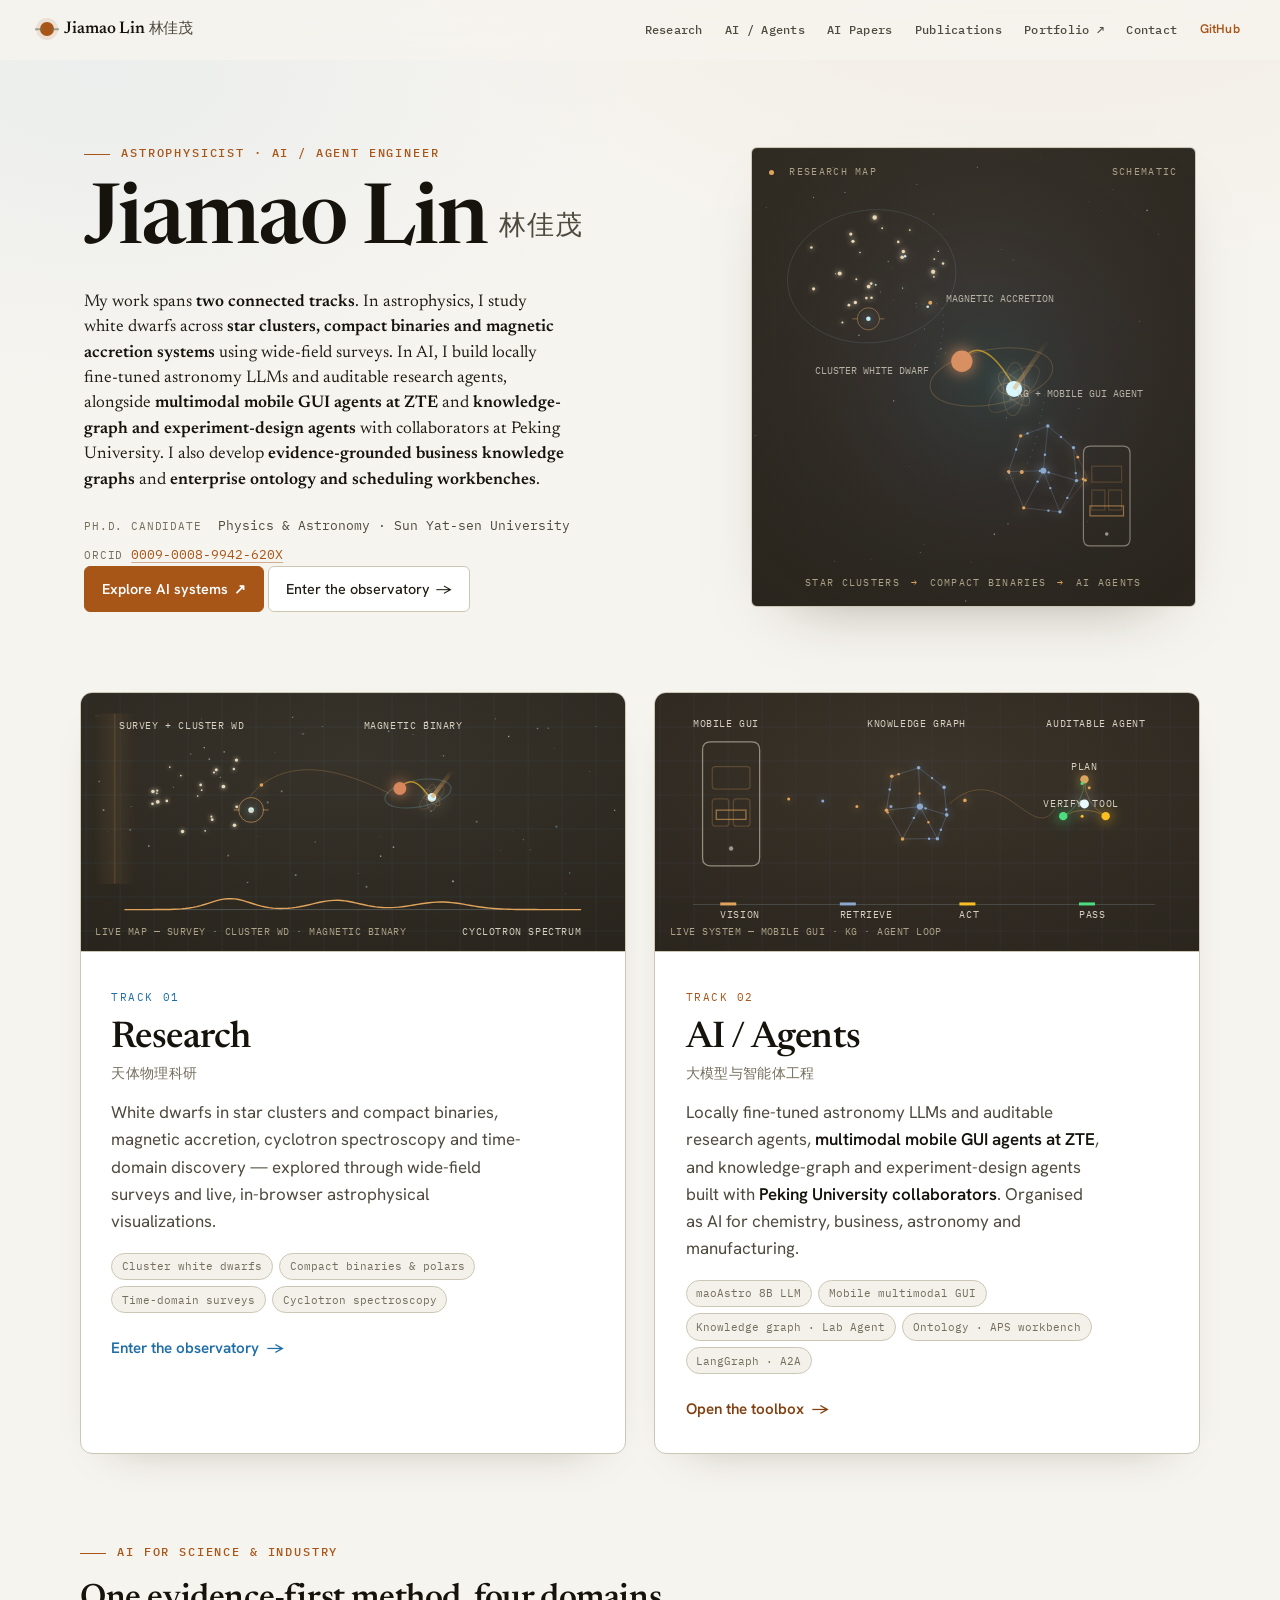
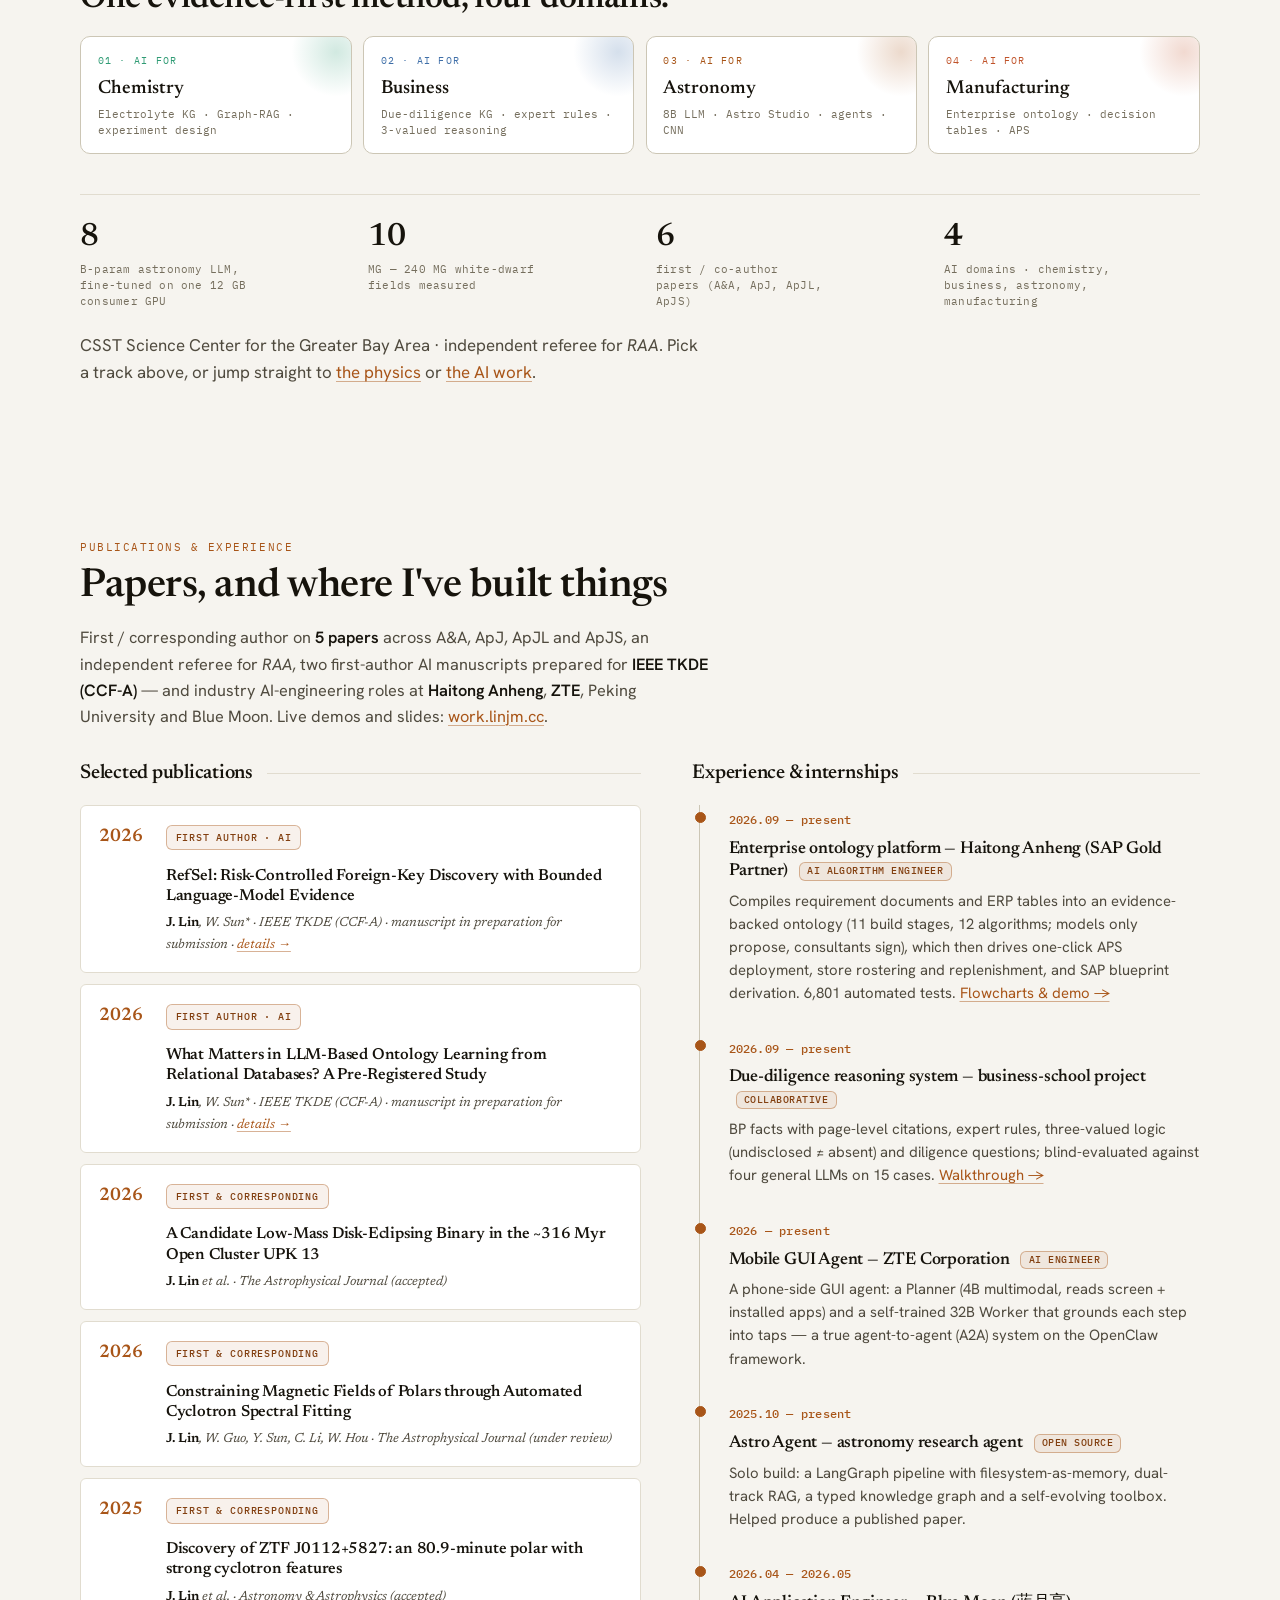
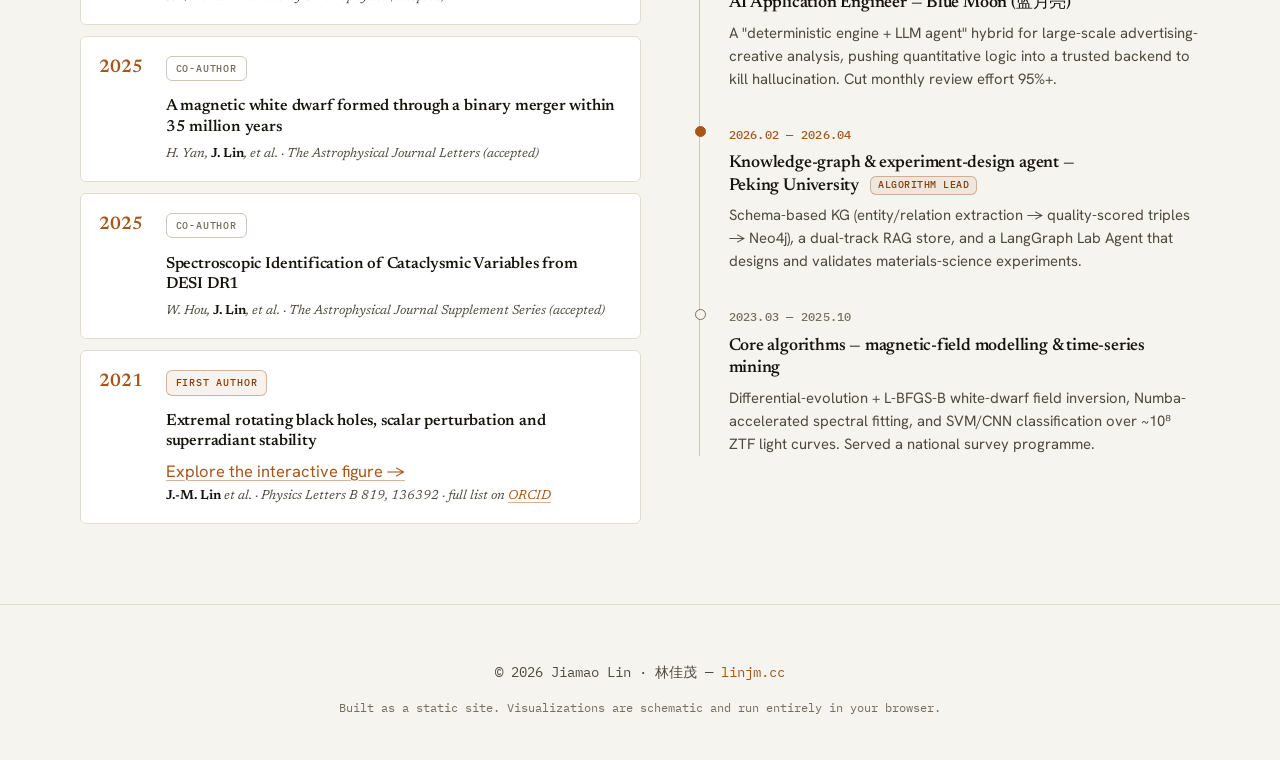
<file: index.html>
<!DOCTYPE html>
<html lang="en">
<head>
<meta charset="UTF-8">
<meta name="viewport" content="width=device-width, initial-scale=1.0">
<title>Jiamao Lin · 林佳茂 — Astrophysics × AI Agents</title>
<meta name="description" content="Jiamao Lin (林佳茂): astrophysicist and AI engineer — white dwarfs and compact binaries; AI for chemistry, business, astronomy and manufacturing.">
<meta name="author" content="Jiamao Lin">
<meta property="og:title" content="Jiamao Lin · 林佳茂 — Astrophysics × AI Agents">
<meta property="og:description" content="Astrophysics across white dwarfs, star clusters and compact binaries; AI across astronomy LLMs, multimodal mobile GUI agents, knowledge graphs and auditable research agents.">
<meta property="og:type" content="website">
<meta property="og:url" content="https://linjm.cc">
<link rel="icon" href="data:image/svg+xml,<svg xmlns='http://www.w3.org/2000/svg' viewBox='0 0 100 100'><circle cx='50' cy='50' r='30' fill='%23a85518'/><circle cx='62' cy='40' r='22' fill='%23140f08'/></svg>">
<link rel="preconnect" href="https://fonts.googleapis.com">
<link rel="preconnect" href="https://fonts.gstatic.com" crossorigin>
<link href="https://fonts.googleapis.com/css2?family=Newsreader:ital,opsz,wght@0,6..72,400;0,6..72,500;0,6..72,560;0,6..72,600;1,6..72,400;1,6..72,500&family=Hanken+Grotesk:wght@400;500;550;600;700&family=IBM+Plex+Mono:wght@400;500&display=swap" rel="stylesheet">
<link rel="stylesheet" href="css/styles.css?v=38">
<link rel="stylesheet" href="css/cosmic-theme.css?v=38">
<link rel="stylesheet" href="css/techviz.css?v=40">
</head>
<body class="hub-body">

<canvas id="cosmicBackdrop" class="cosmic-backdrop" aria-hidden="true"></canvas>

<header class="nav" id="nav">
  <a class="brand" href="#top">
    <span class="brand-mark" aria-hidden="true"></span>
    <span class="brand-name">Jiamao&nbsp;Lin<span class="brand-cn"> 林佳茂</span></span>
  </a>
  <nav class="nav-links" aria-label="Primary">
    <a href="research.html">Research</a>
    <a href="ai.html">AI&nbsp;/&nbsp;Agents</a>
    <a href="papers.html">AI&nbsp;Papers</a>
    <a href="#cv">Publications</a>
    <a href="https://work.linjm.cc/" target="_blank" rel="noopener">Portfolio&nbsp;↗</a>
    <a href="mailto:linjm66@mail2.sysu.edu.cn">Contact</a>
    <a href="https://github.com/wangnengdejiamao" target="_blank" rel="noopener" class="nav-cta">GitHub</a>
  </nav>
  <button class="nav-toggle" id="navToggle" aria-label="Toggle navigation" aria-expanded="false">
    <span></span><span></span><span></span>
  </button>
</header>

<main id="top">

  <!-- ============================ HUB HERO ============================ -->
  <section class="hub-hero">
    <div class="hub-hero-inner">
      <p class="eyebrow">Astrophysicist · AI / Agent Engineer</p>
      <h1 class="hub-name">Jiamao&nbsp;Lin<span class="cn">林佳茂</span></h1>
      <p class="hub-lede">
        My work spans <strong>two connected tracks</strong>. In astrophysics, I study white
        dwarfs across <strong>star clusters, compact binaries and magnetic accretion systems</strong>
        using wide-field surveys. In AI, I build locally fine-tuned astronomy LLMs and
        auditable research agents, alongside <strong>multimodal mobile GUI agents at ZTE</strong>
        and <strong>knowledge-graph and experiment-design agents</strong> with collaborators at
        Peking University. I also develop <strong>evidence-grounded business knowledge graphs</strong>
        and <strong>enterprise ontology and scheduling workbenches</strong>.
      </p>
      <ul class="hub-id">
        <li><span class="k">Ph.D. candidate</span> Physics &amp; Astronomy · Sun Yat-sen University</li>
        <li><span class="k">ORCID</span><a href="https://orcid.org/0009-0008-9942-620X" target="_blank" rel="noopener">0009-0008-9942-620X</a></li>
      </ul>
      <div class="hero-actions">
        <a class="btn btn-primary" href="ai.html">Explore AI systems <span aria-hidden="true">↗</span></a>
        <a class="btn" href="research.html">Enter the observatory <span aria-hidden="true">→</span></a>
      </div>
    </div>
    <div class="hub-cosmos-panel" aria-label="Animated map of Jiamao Lin's astronomy and AI work">
      <canvas id="heroCosmos" role="img" aria-label="A star cluster with a highlighted white dwarf flows into a magnetic accreting compact binary, then into a knowledge graph and multimodal agent interface."></canvas>
      <div class="cosmos-hud cosmos-hud-top">
        <span><i class="live-dot"></i> Research map</span>
        <span>schematic</span>
      </div>
      <div class="cosmos-hud cosmos-hud-bottom">
        <span>STAR CLUSTERS</span><b>→</b><span>COMPACT BINARIES</span><b>→</b><span>AI AGENTS</span>
      </div>
    </div>
  </section>

  <!-- ============================ TWO DOORWAYS ============================ -->
  <section class="hub-doors" aria-label="Choose a track">
    <a class="door door-research" href="research.html">
      <div class="door-plate">
        <canvas id="doorResearch" aria-hidden="true"></canvas>
        <span class="door-fig-tag">Live map — survey · cluster WD · magnetic binary</span>
      </div>
      <div class="door-body">
        <span class="door-kicker">Track 01</span>
        <h2>Research</h2>
        <p class="door-cn">天体物理科研</p>
        <p class="door-desc">
          White dwarfs in star clusters and compact binaries, magnetic accretion,
          cyclotron spectroscopy and time-domain discovery — explored through
          wide-field surveys and live, in-browser astrophysical visualizations.
        </p>
        <ul class="door-tags">
          <li>Cluster white dwarfs</li>
          <li>Compact binaries &amp; polars</li>
          <li>Time-domain surveys</li>
          <li>Cyclotron spectroscopy</li>
        </ul>
        <span class="door-go">Enter the observatory <span class="arr">→</span></span>
      </div>
    </a>

    <a class="door door-ai" href="ai.html">
      <div class="door-plate">
        <canvas id="doorAI" aria-hidden="true"></canvas>
        <span class="door-fig-tag">Live system — mobile GUI · KG · agent loop</span>
      </div>
      <div class="door-body">
        <span class="door-kicker">Track 02</span>
        <h2>AI&nbsp;/&nbsp;Agents</h2>
        <p class="door-cn">大模型与智能体工程</p>
        <p class="door-desc">
          Locally fine-tuned astronomy LLMs and auditable research agents,
          <strong>multimodal mobile GUI agents at ZTE</strong>, and knowledge-graph and
          experiment-design agents built with <strong>Peking University collaborators</strong>.
          Organised as AI for chemistry, business, astronomy and manufacturing.
        </p>
        <ul class="door-tags">
          <li>maoAstro 8B LLM</li>
          <li>Mobile multimodal GUI</li>
          <li>Knowledge graph · Lab Agent</li>
          <li>Ontology · APS workbench</li>
          <li>LangGraph · A2A</li>
        </ul>
        <span class="door-go">Open the toolbox <span class="arr">→</span></span>
      </div>
    </a>
  </section>

  <!-- ============================ AT A GLANCE ============================ -->
  <section class="hub-domains" aria-labelledby="hubDomainsTitle">
    <div class="hub-domains-head">
      <p class="eyebrow">AI for Science &amp; Industry</p>
      <h2 id="hubDomainsTitle">One evidence-first method, four domains.</h2>
    </div>
    <div class="domain-tiles hub-domain-tiles">
      <a href="ai.html#chemistry" class="dtile" data-domain="chem"><span class="dn">01 · AI for</span><strong>Chemistry</strong><span>Electrolyte KG · Graph-RAG · experiment design</span></a>
      <a href="ai.html#business" class="dtile" data-domain="biz"><span class="dn">02 · AI for</span><strong>Business</strong><span>Due-diligence KG · expert rules · 3-valued reasoning</span></a>
      <a href="ai.html#astronomy" class="dtile" data-domain="astro"><span class="dn">03 · AI for</span><strong>Astronomy</strong><span>8B LLM · Astro Studio · agents · CNN</span></a>
      <a href="ai.html#manufacturing" class="dtile" data-domain="mfg"><span class="dn">04 · AI for</span><strong>Manufacturing</strong><span>Enterprise ontology · decision tables · APS</span></a>
    </div>
  </section>

  <section class="hub-glance">
    <ul class="hub-facts">
      <li><span class="num" data-count="8">8</span><span class="lab">B-param astronomy LLM, fine-tuned on one 12&nbsp;GB consumer GPU</span></li>
      <li><span class="num" data-count="10">10</span><span class="lab">MG — 240&nbsp;MG white-dwarf fields measured</span></li>
      <li><span class="num" data-count="6">6</span><span class="lab">first / co-author papers (A&amp;A, ApJ, ApJL, ApJS)</span></li>
      <li><span class="num" data-count="4">4</span><span class="lab">AI domains · chemistry, business, astronomy, manufacturing</span></li>
    </ul>
    <p class="hub-glance-note">
      CSST Science Center for the Greater Bay Area · independent referee for <em>RAA</em>.
      Pick a track above, or jump straight to
      <a href="research.html">the physics</a> or <a href="ai.html">the AI work</a>.
    </p>
  </section>

  <!-- ==================== PUBLICATIONS & EXPERIENCE ==================== -->
  <section id="cv" class="section hub-cv">
    <div class="results-head">
      <span class="feature-kicker">Publications &amp; experience</span>
      <h2>Papers, and where I've built things</h2>
      <p>First / corresponding author on <strong>5 papers</strong> across A&amp;A, ApJ, ApJL and ApJS,
      an independent referee for <em>RAA</em>, two first-author AI manuscripts prepared for
      <strong>IEEE TKDE (CCF-A)</strong> — and industry AI-engineering roles at
      <strong>Haitong Anheng</strong>, <strong>ZTE</strong>, Peking University and Blue&nbsp;Moon.
      Live demos and slides: <a href="https://work.linjm.cc/" target="_blank" rel="noopener">work.linjm.cc</a>.</p>
    </div>

    <div class="cv-two">
      <div class="cv-col">
        <h3 class="cv-h">Selected publications</h3>
        <ol class="results-pubs cv-pubs">
          <li class="rp">
            <span class="rp-year">2026</span>
            <div class="rp-body">
              <span class="pub-role role-first">First author · AI</span>
              <h4>RefSel: Risk-Controlled Foreign-Key Discovery with Bounded Language-Model Evidence</h4>
              <p class="rp-venue"><strong>J. Lin</strong>, W. Sun* · <em>IEEE TKDE (CCF-A) · manuscript in preparation for submission</em> · <a href="papers.html#refsel">details →</a></p>
            </div>
          </li>
          <li class="rp">
            <span class="rp-year">2026</span>
            <div class="rp-body">
              <span class="pub-role role-first">First author · AI</span>
              <h4>What Matters in LLM-Based Ontology Learning from Relational Databases? A Pre-Registered Study</h4>
              <p class="rp-venue"><strong>J. Lin</strong>, W. Sun* · <em>IEEE TKDE (CCF-A) · manuscript in preparation for submission</em> · <a href="papers.html#burr">details →</a></p>
            </div>
          </li>
          <li class="rp">
            <span class="rp-year">2026</span>
            <div class="rp-body">
              <span class="pub-role role-first">First &amp; corresponding</span>
              <h4>A Candidate Low-Mass Disk-Eclipsing Binary in the ~316&nbsp;Myr Open Cluster UPK&nbsp;13</h4>
              <p class="rp-venue"><strong>J. Lin</strong> et al. · <em>The Astrophysical Journal</em> (accepted)</p>
            </div>
          </li>
          <li class="rp">
            <span class="rp-year">2026</span>
            <div class="rp-body">
              <span class="pub-role role-first">First &amp; corresponding</span>
              <h4>Constraining Magnetic Fields of Polars through Automated Cyclotron Spectral Fitting</h4>
              <p class="rp-venue"><strong>J. Lin</strong>, W. Guo, Y. Sun, C. Li, W. Hou · <em>The Astrophysical Journal</em> (under review)</p>
            </div>
          </li>
          <li class="rp">
            <span class="rp-year">2025</span>
            <div class="rp-body">
              <span class="pub-role role-first">First &amp; corresponding</span>
              <h4>Discovery of ZTF&nbsp;J0112+5827: an 80.9-minute polar with strong cyclotron features</h4>
              <p class="rp-venue"><strong>J. Lin</strong> et al. · <em>Astronomy &amp; Astrophysics</em> (accepted)</p>
            </div>
          </li>
          <li class="rp">
            <span class="rp-year">2025</span>
            <div class="rp-body">
              <span class="pub-role role-co">Co-author</span>
              <h4>A magnetic white dwarf formed through a binary merger within 35&nbsp;million years</h4>
              <p class="rp-venue">H. Yan, <strong>J. Lin</strong>, et al. · <em>The Astrophysical Journal Letters</em> (accepted)</p>
            </div>
          </li>
          <li class="rp">
            <span class="rp-year">2025</span>
            <div class="rp-body">
              <span class="pub-role role-co">Co-author</span>
              <h4>Spectroscopic Identification of Cataclysmic Variables from DESI&nbsp;DR1</h4>
              <p class="rp-venue">W. Hou, <strong>J. Lin</strong>, et al. · <em>The Astrophysical Journal Supplement Series</em> (accepted)</p>
            </div>
          </li>
          <li class="rp">
            <span class="rp-year">2021</span>
            <div class="rp-body">
              <span class="pub-role role-first">First author</span>
              <h4>Extremal rotating black holes, scalar perturbation and superradiant stability</h4>
              <a href="research.html#superradiance">Explore the interactive figure →</a>
              <p class="rp-venue"><strong>J.-M. Lin</strong> et al. · <em>Physics Letters B</em> 819, 136392 · full list on
              <a href="https://orcid.org/0009-0008-9942-620X" target="_blank" rel="noopener">ORCID</a></p>
            </div>
          </li>
        </ol>
      </div>

      <div class="cv-col">
        <h3 class="cv-h">Experience &amp; internships</h3>
        <div class="timeline">
          <div class="tl-item tl-ai">
            <span class="tl-date">2026.09 — present</span>
            <h4>Enterprise ontology platform — Haitong&nbsp;Anheng (SAP Gold Partner) <span class="tl-tag">AI algorithm engineer</span></h4>
            <p>Compiles requirement documents and ERP tables into an evidence-backed ontology (11 build stages,
            12 algorithms; models only propose, consultants sign), which then drives one-click APS deployment,
            store rostering and replenishment, and SAP blueprint derivation. 6,801 automated tests.
            <a href="https://work.linjm.cc/onto.html" target="_blank" rel="noopener">Flowcharts &amp; demo →</a></p>
          </div>
          <div class="tl-item tl-ai">
            <span class="tl-date">2026.09 — present</span>
            <h4>Due-diligence reasoning system — business-school project <span class="tl-tag">collaborative</span></h4>
            <p>BP facts with page-level citations, expert rules, three-valued logic (undisclosed ≠ absent) and
            diligence questions; blind-evaluated against four general LLMs on 15 cases.
            <a href="https://work.linjm.cc/biz.html" target="_blank" rel="noopener">Walkthrough →</a></p>
          </div>
          <div class="tl-item tl-ai">
            <span class="tl-date">2026 — present</span>
            <h4>Mobile GUI Agent — ZTE&nbsp;Corporation <span class="tl-tag">AI engineer</span></h4>
            <p>A phone-side GUI agent: a Planner (4B multimodal, reads screen + installed apps) and a
            self-trained 32B Worker that grounds each step into taps — a true agent-to-agent (A2A) system
            on the OpenClaw framework.</p>
          </div>
          <div class="tl-item tl-ai">
            <span class="tl-date">2025.10 — present</span>
            <h4>Astro&nbsp;Agent — astronomy research agent <span class="tl-tag">open source</span></h4>
            <p>Solo build: a LangGraph pipeline with filesystem-as-memory, dual-track RAG, a typed
            knowledge graph and a self-evolving toolbox. Helped produce a published paper.</p>
          </div>
          <div class="tl-item tl-ai">
            <span class="tl-date">2026.04 — 2026.05</span>
            <h4>AI Application Engineer — Blue&nbsp;Moon (蓝月亮)</h4>
            <p>A "deterministic engine + LLM agent" hybrid for large-scale advertising-creative analysis,
            pushing quantitative logic into a trusted backend to kill hallucination. Cut monthly review effort 95%+.</p>
          </div>
          <div class="tl-item tl-ai">
            <span class="tl-date">2026.02 — 2026.04</span>
            <h4>Knowledge-graph &amp; experiment-design agent — Peking&nbsp;University <span class="tl-tag">algorithm lead</span></h4>
            <p>Schema-based KG (entity/relation extraction → quality-scored triples → Neo4j), a dual-track
            RAG store, and a LangGraph Lab&nbsp;Agent that designs and validates materials-science experiments.</p>
          </div>
          <div class="tl-item">
            <span class="tl-date">2023.03 — 2025.10</span>
            <h4>Core algorithms — magnetic-field modelling &amp; time-series mining</h4>
            <p>Differential-evolution + L-BFGS-B white-dwarf field inversion, Numba-accelerated spectral fitting,
            and SVM/CNN classification over ~10⁸ ZTF light curves. Served a national survey programme.</p>
          </div>
        </div>
      </div>
    </div>
  </section>

</main>

<footer class="footer">
  <p>© <span id="year">2026</span> Jiamao Lin · 林佳茂 — <a href="https://linjm.cc">linjm.cc</a></p>
  <p class="footer-note">Built as a static site. Visualizations are schematic and run entirely in your browser.</p>
</footer>

<script src="js/hub.js?v=38" defer></script>
<script src="js/cosmic-ui.js?v=38" defer></script>
<script src="js/main.js?v=38" defer></script>
</body>
</html>
</file>
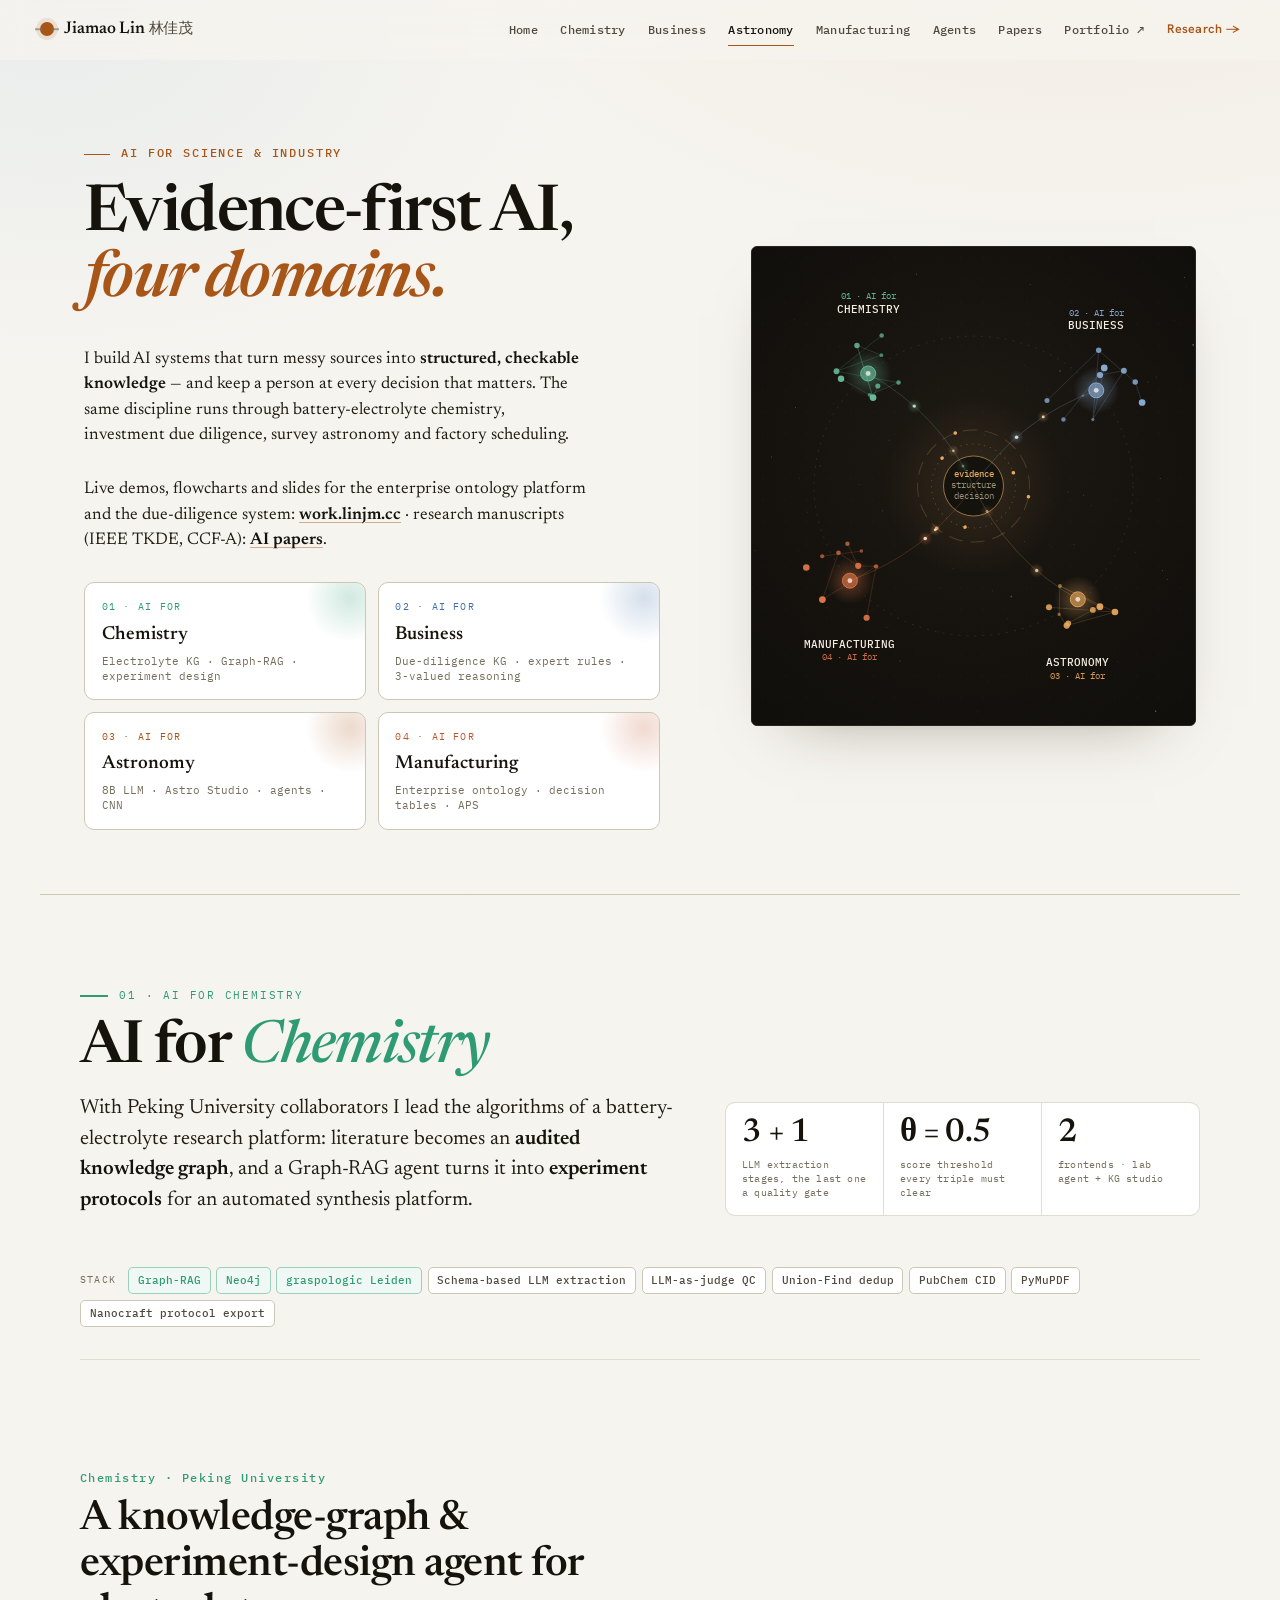
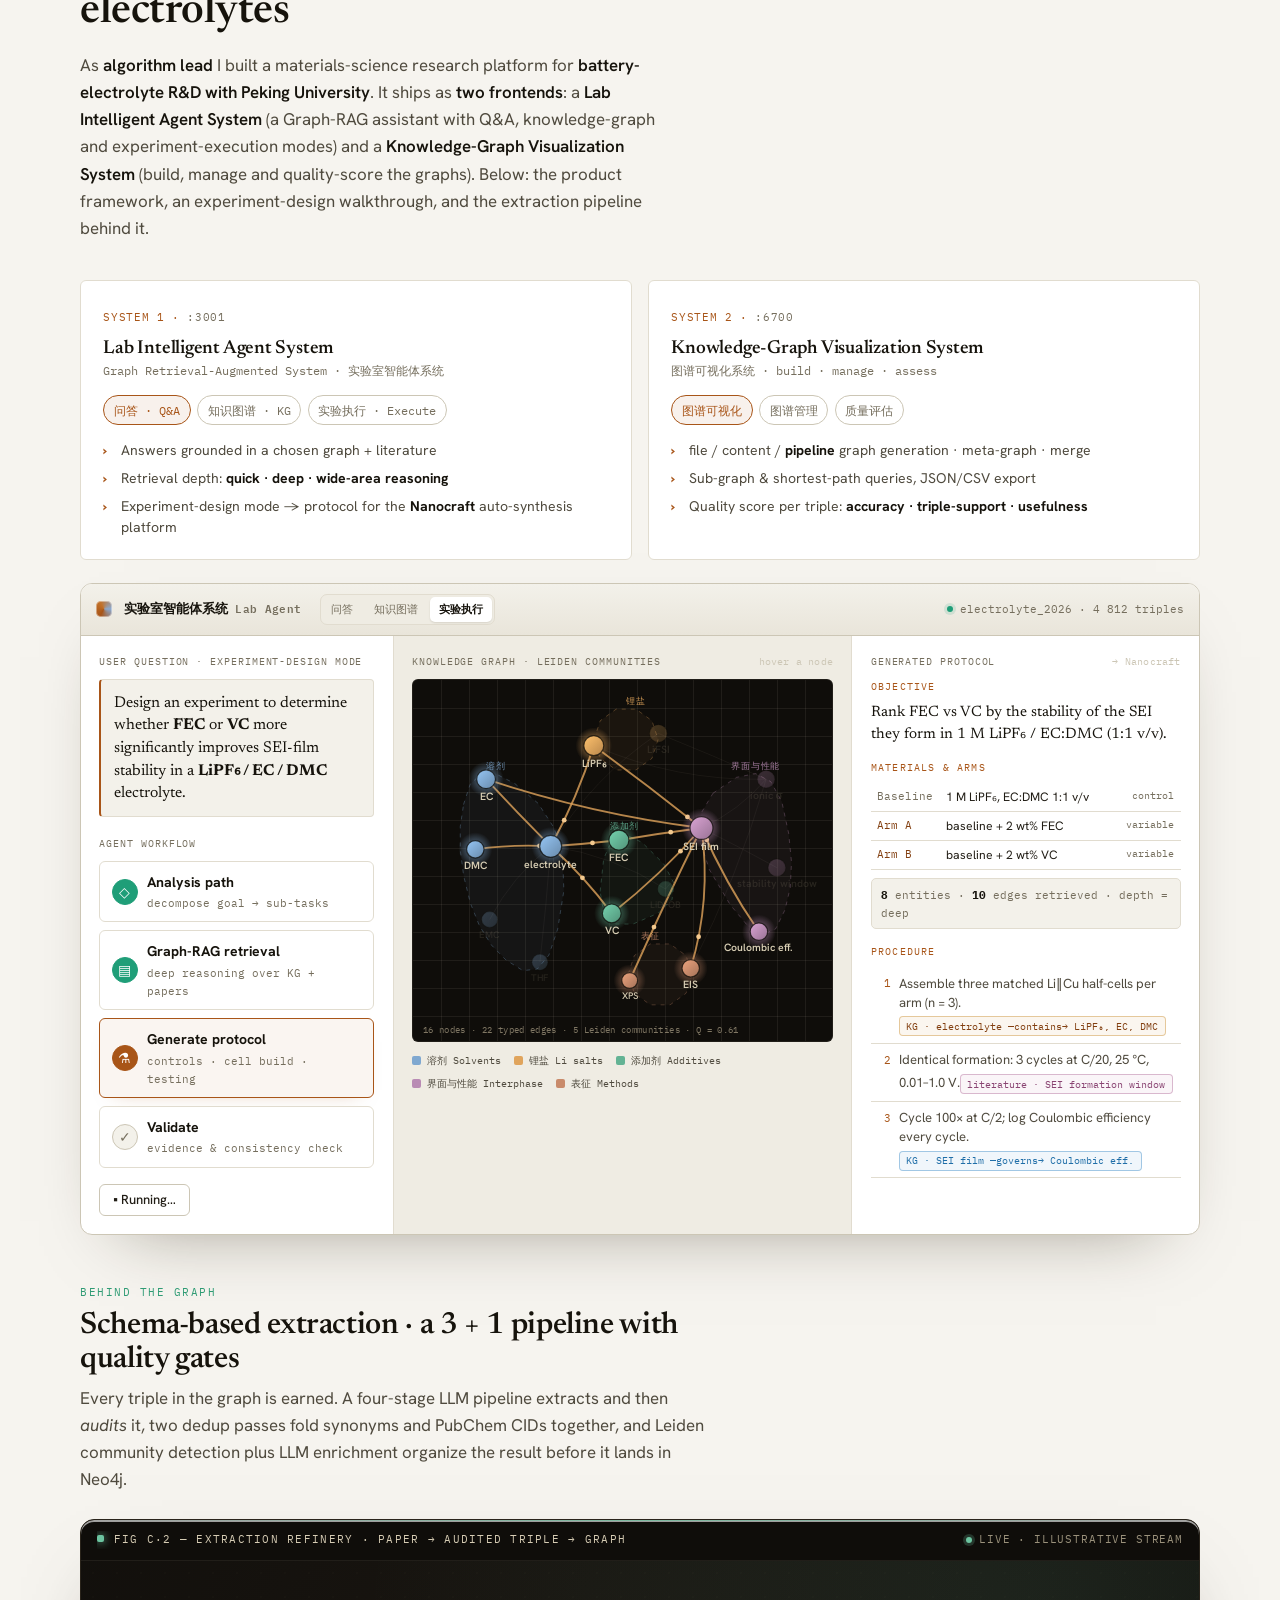
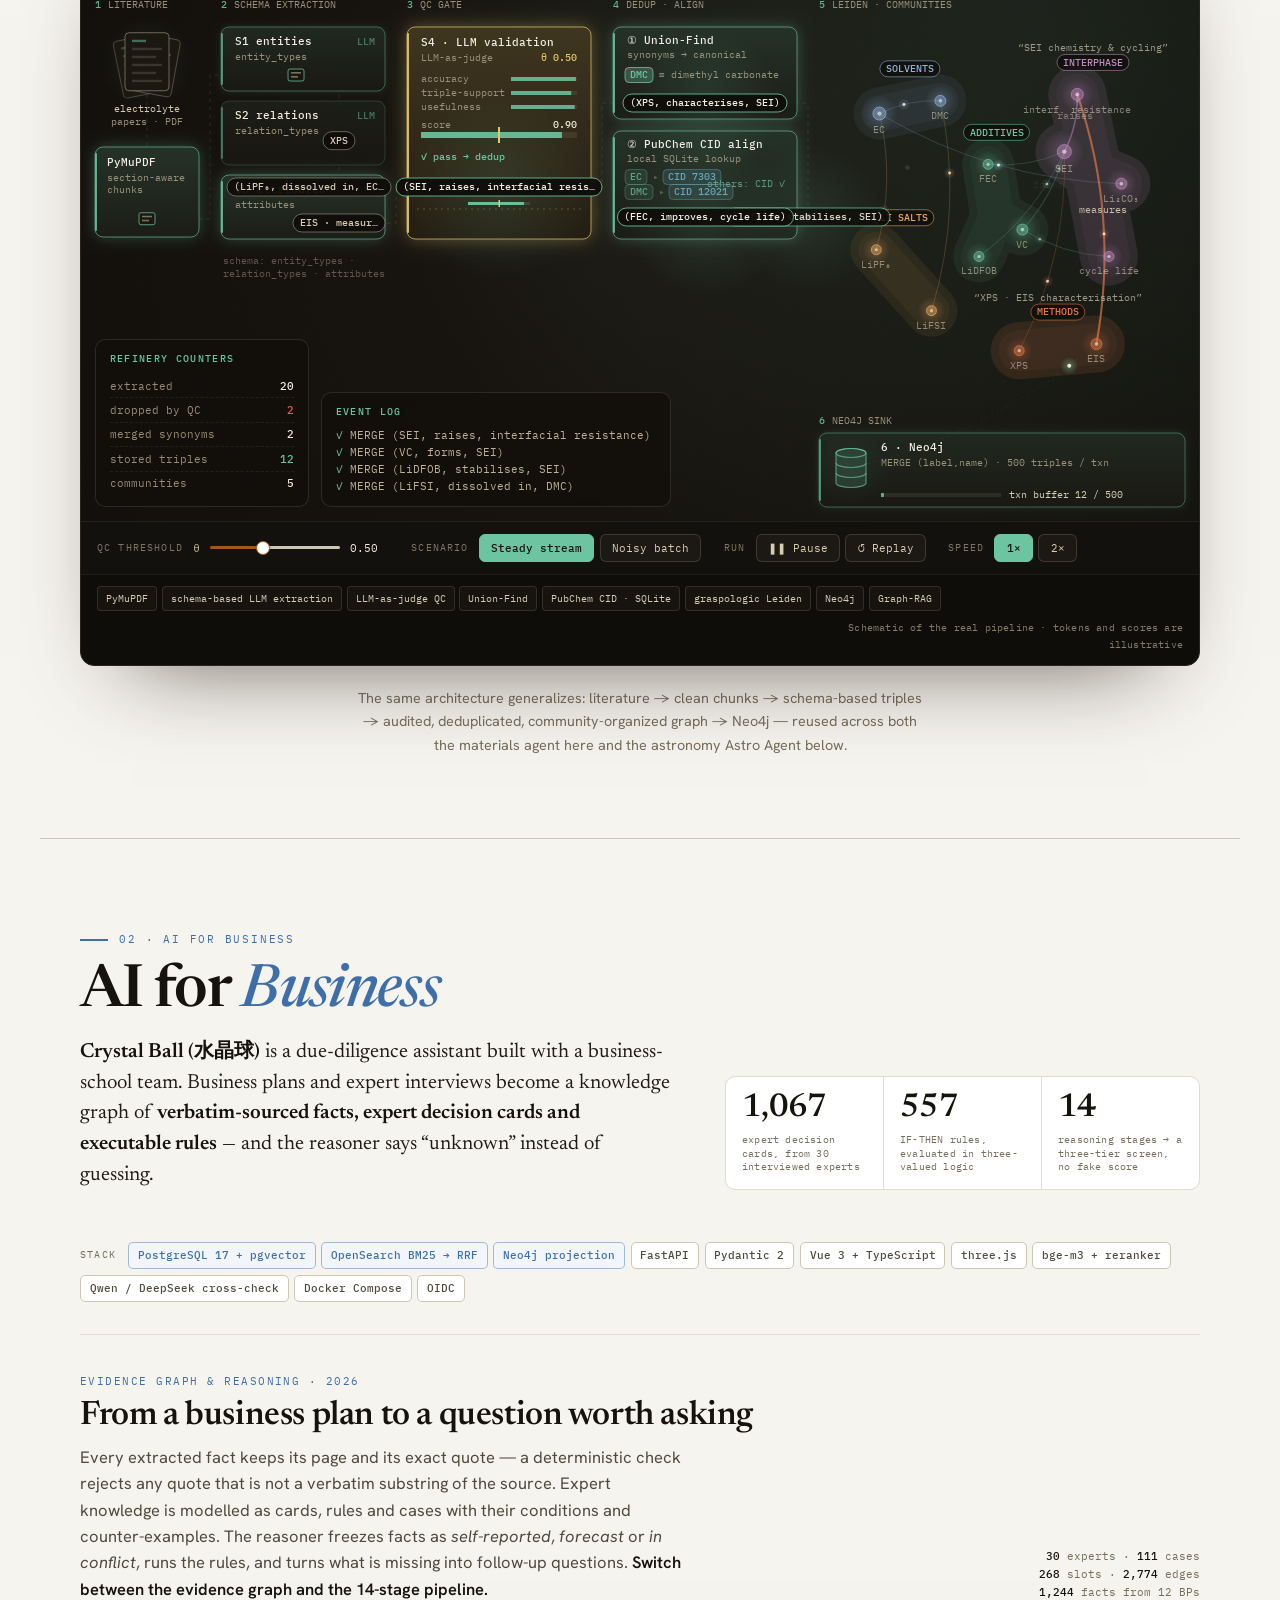
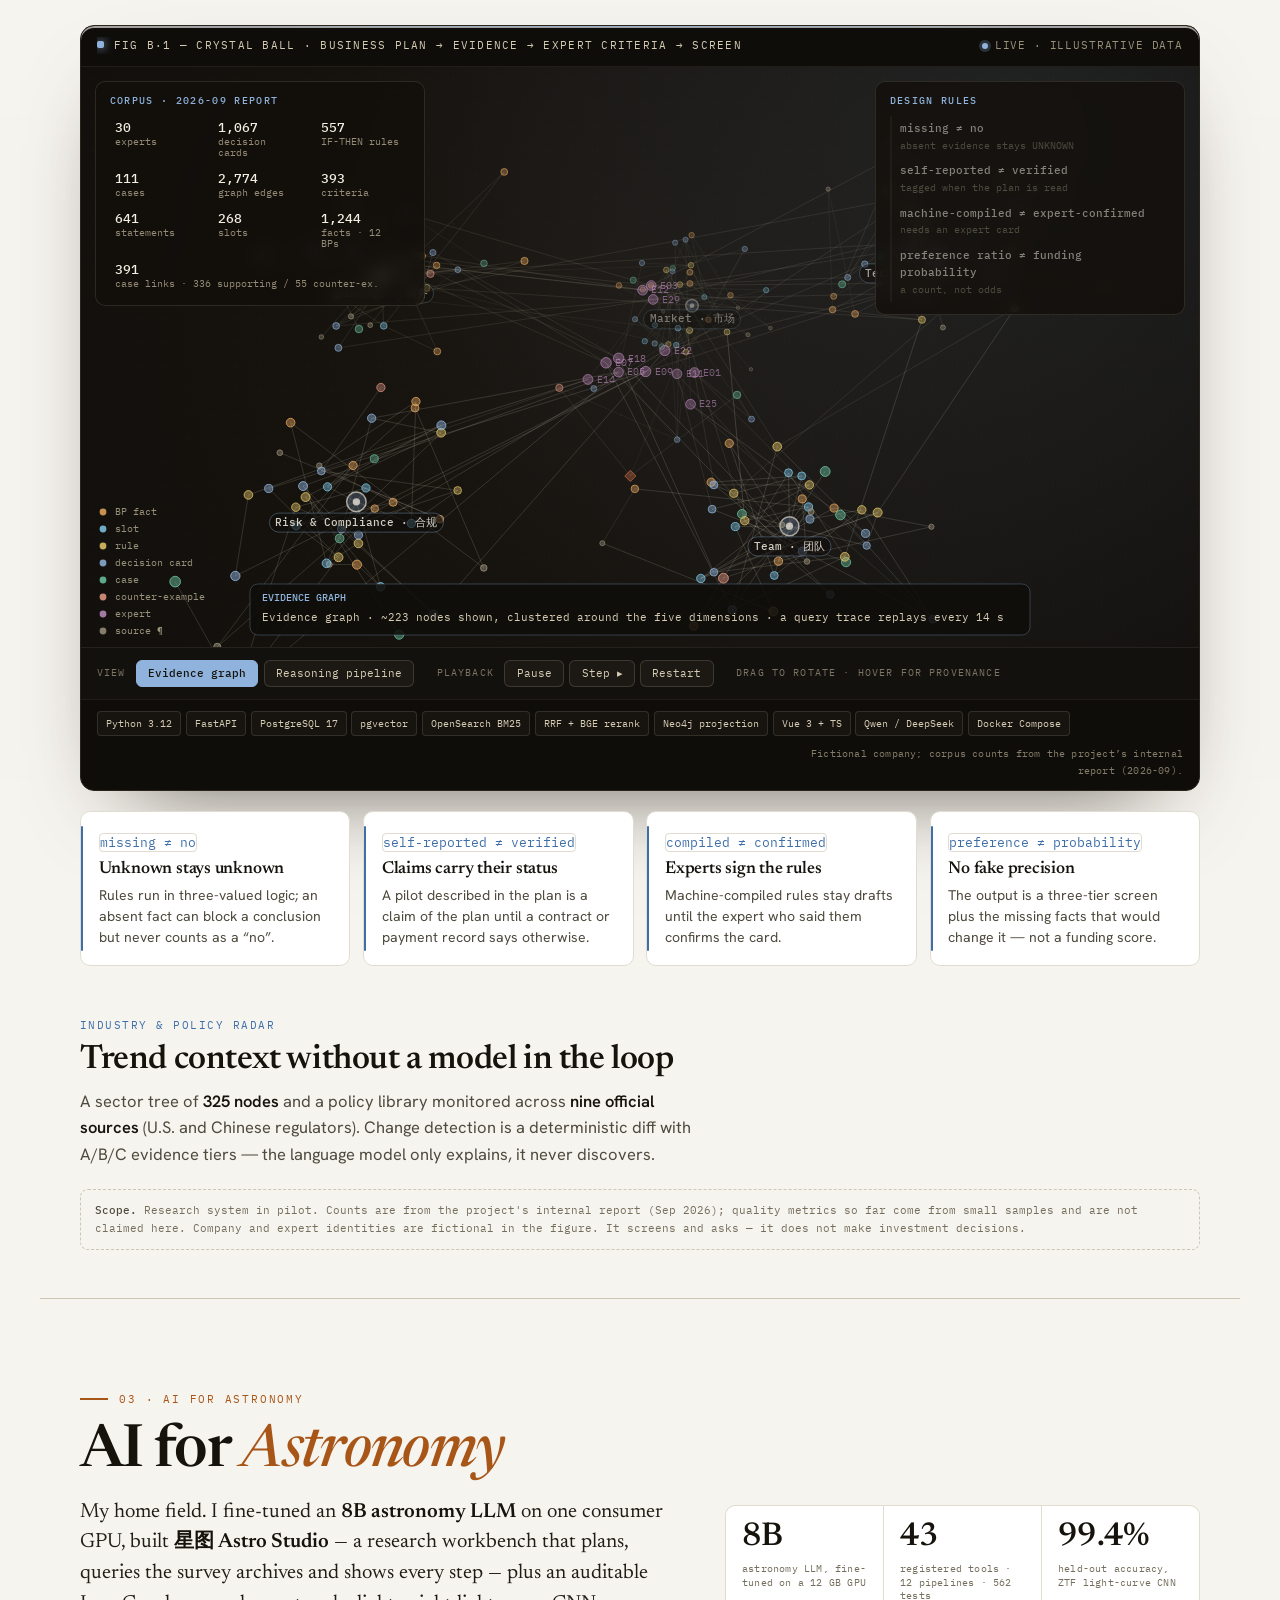
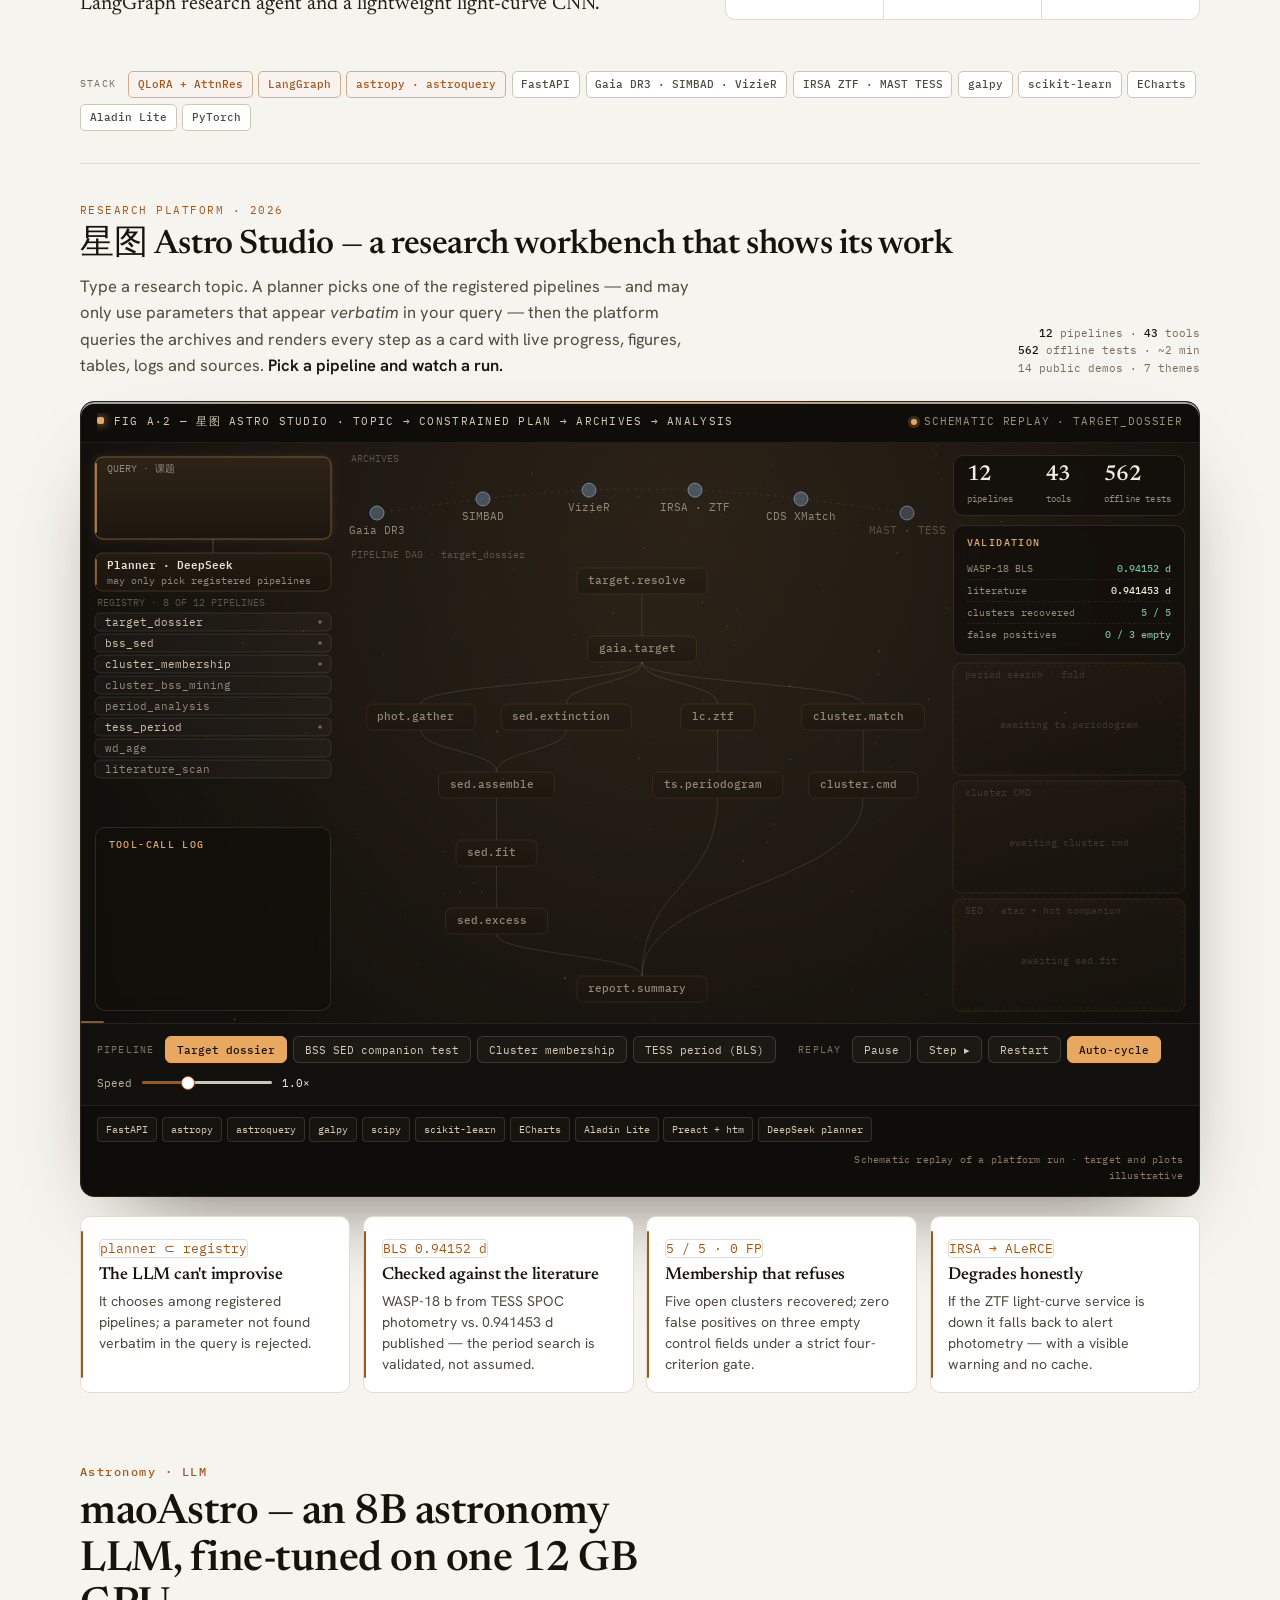
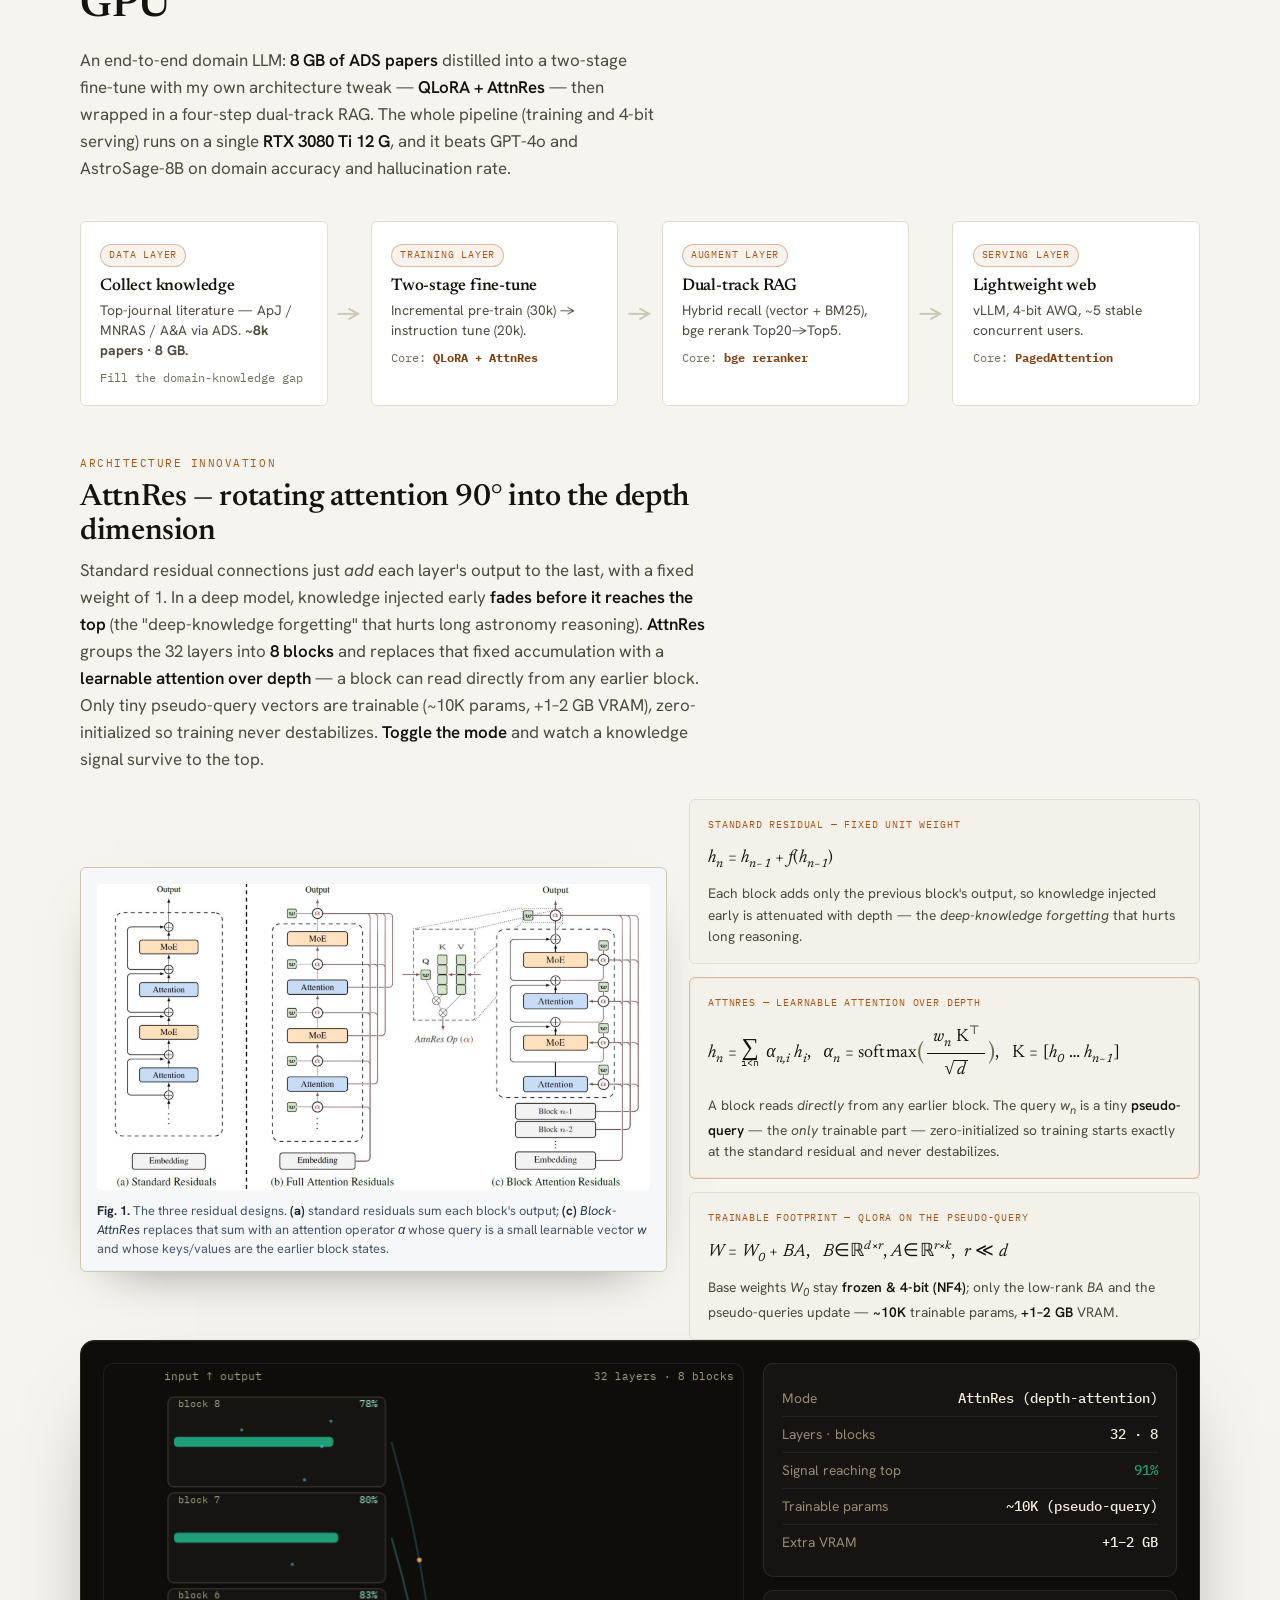
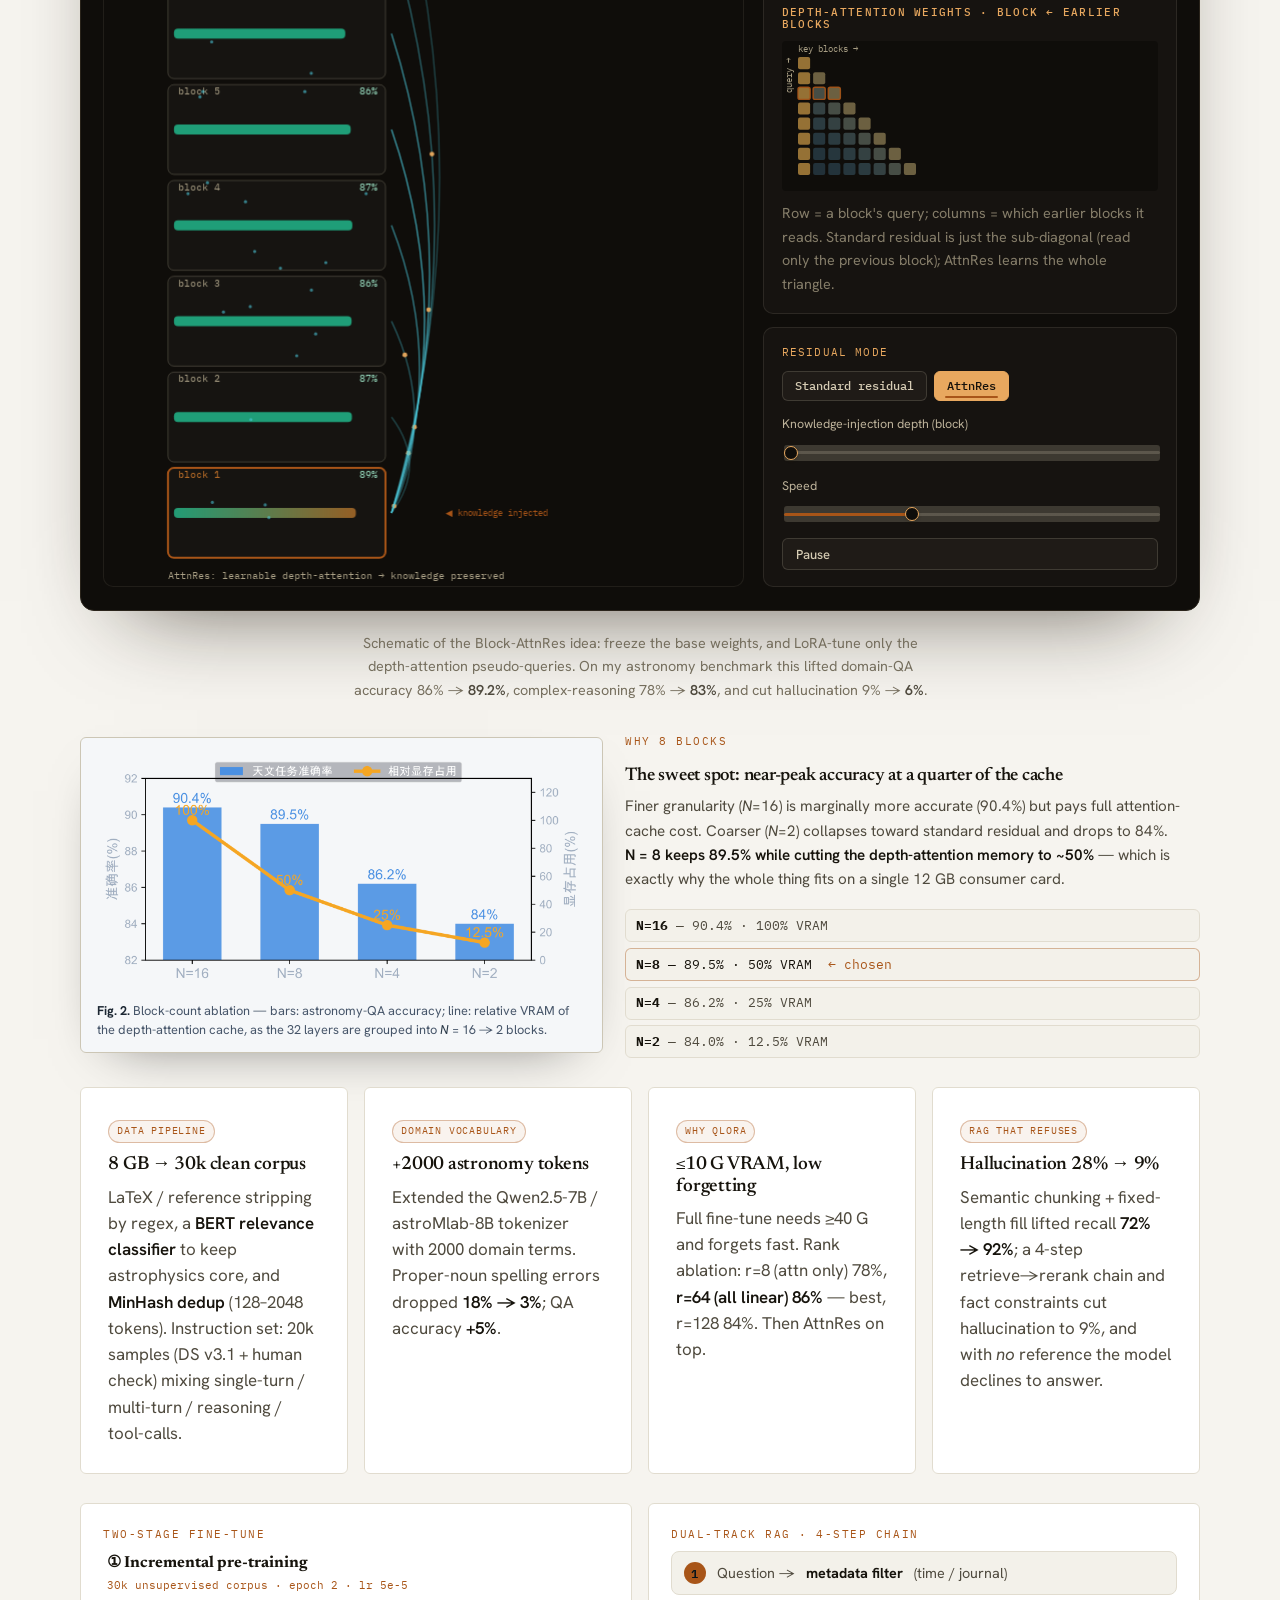
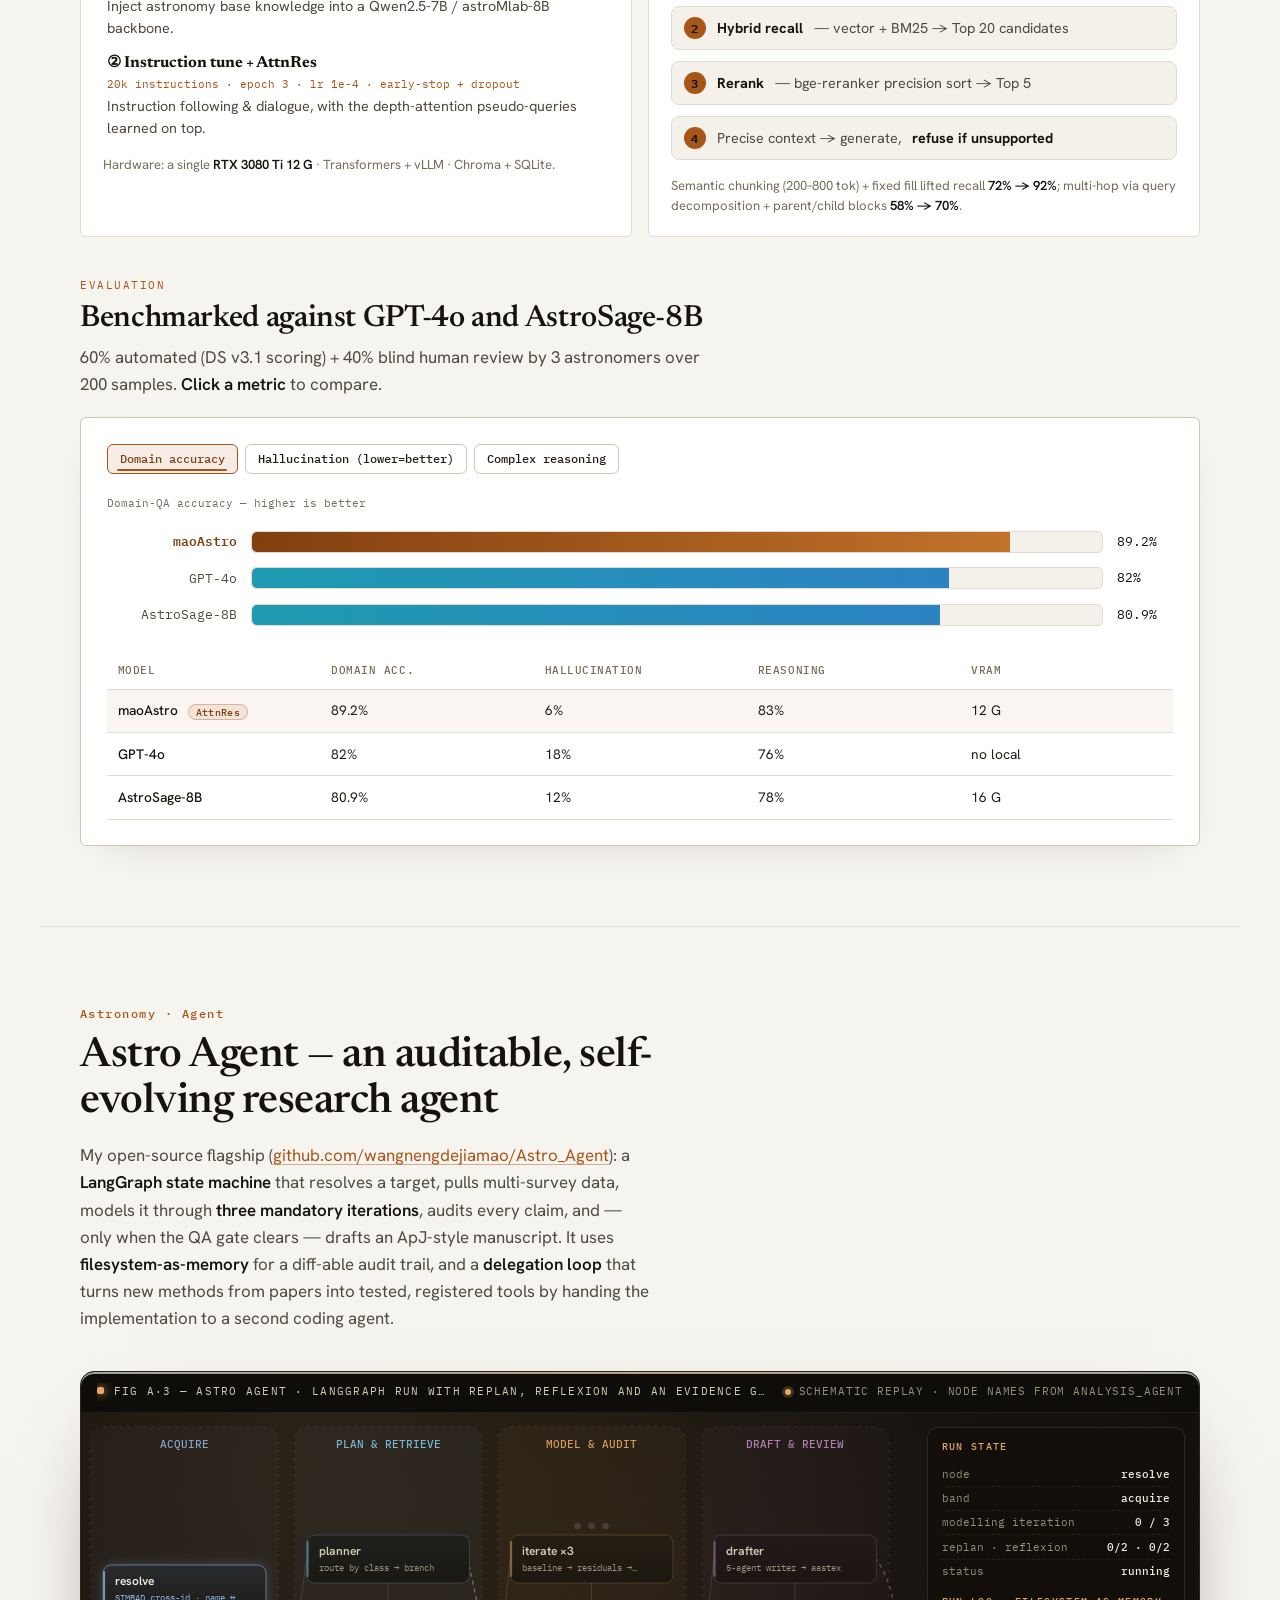
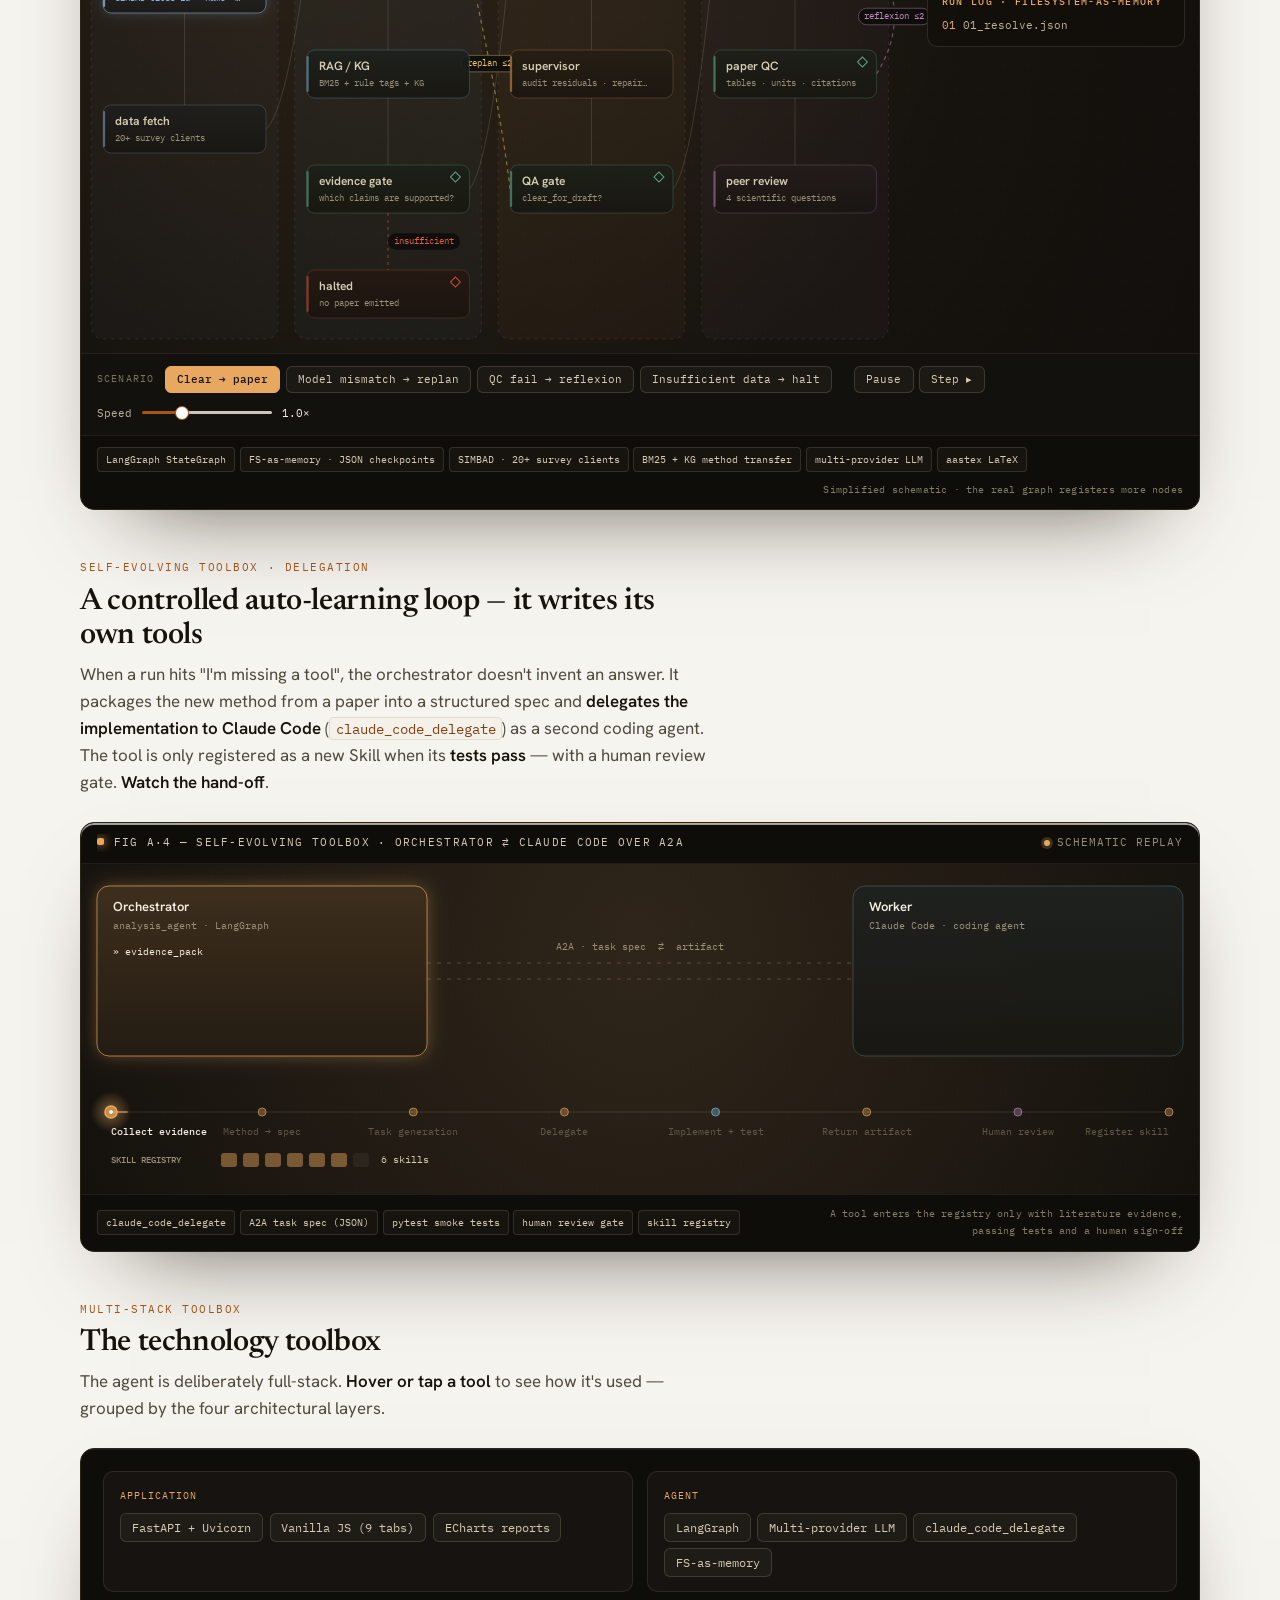
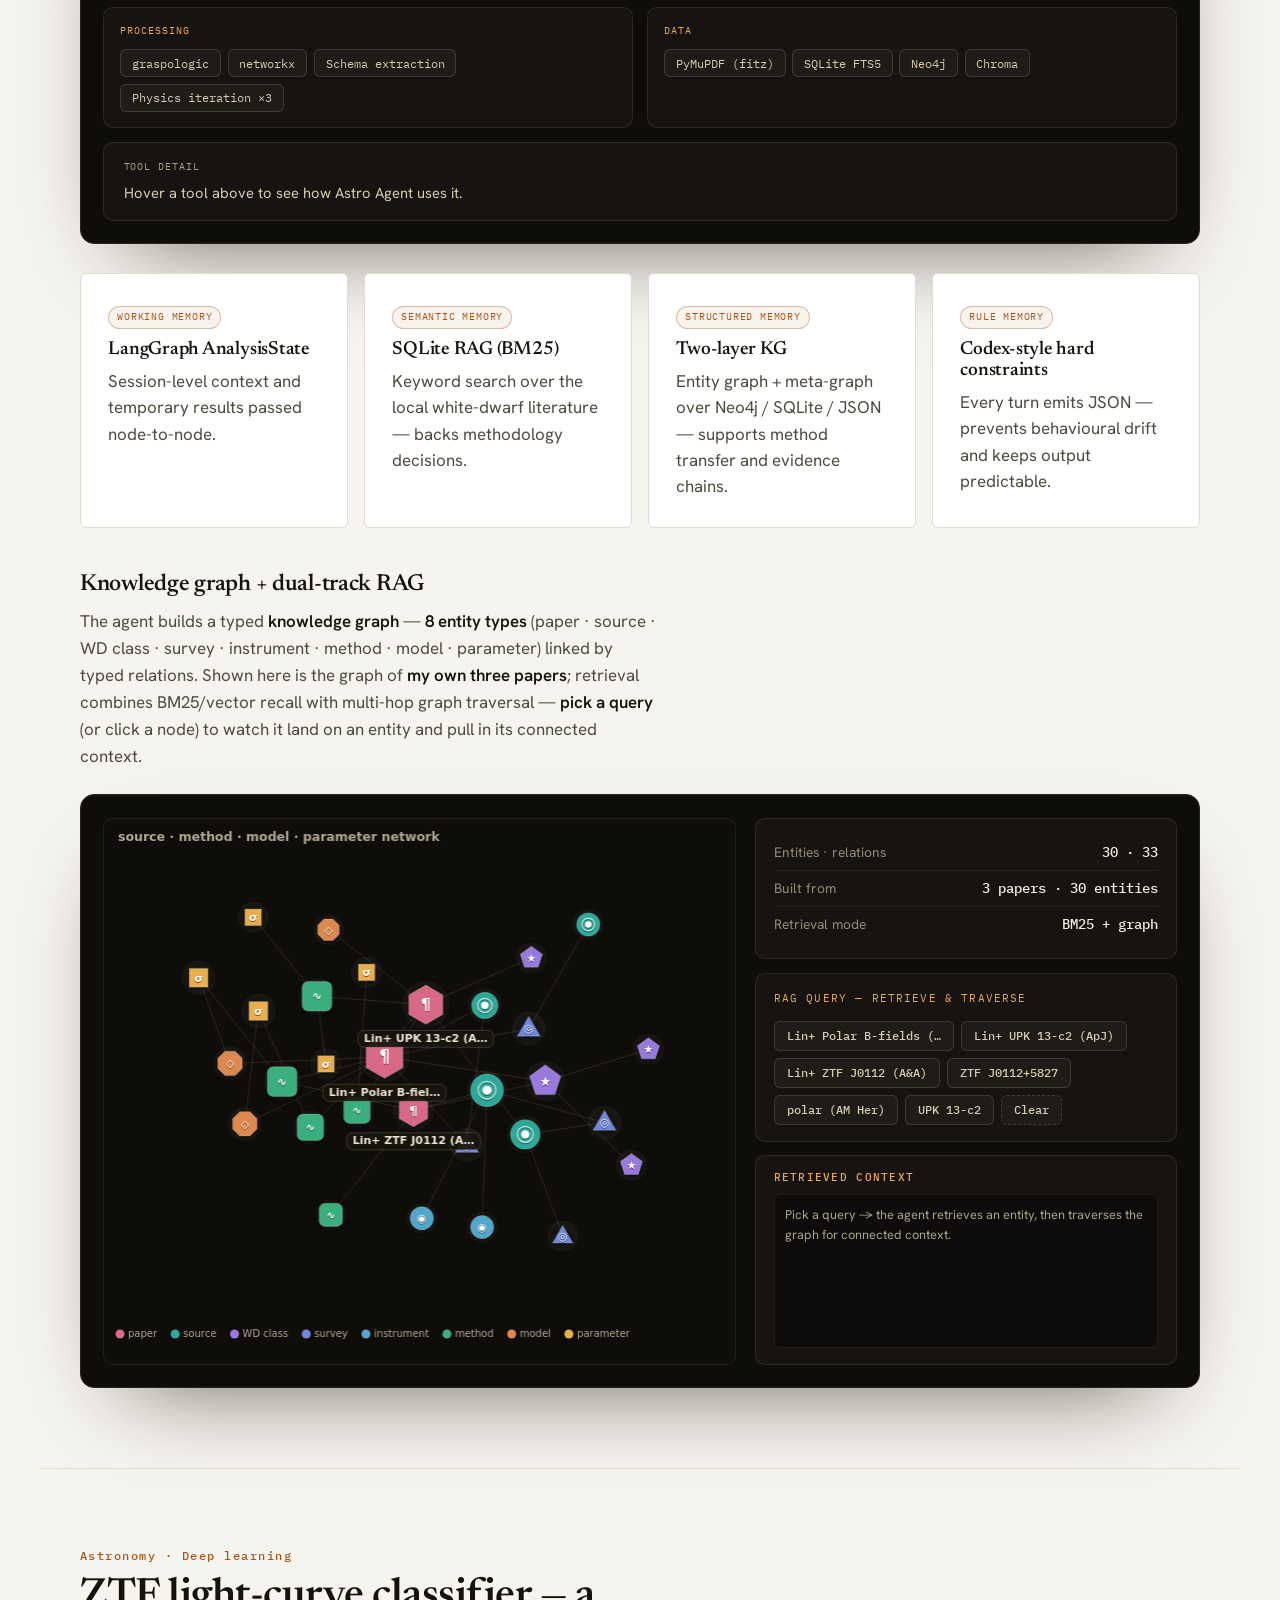
<file: ai.html>
<!DOCTYPE html>
<html lang="en">
<head>
<meta charset="UTF-8">
<meta name="viewport" content="width=device-width, initial-scale=1.0">
<title>AI for Science &amp; Industry · Jiamao Lin 林佳茂 — Chemistry, Business, Astronomy, Manufacturing</title>
<meta name="description" content="Jiamao Lin's applied AI across four domains: AI for Chemistry (battery-electrolyte knowledge graph and experiment-design agent), AI for Business (evidence-grounded due-diligence reasoning), AI for Astronomy (8B astronomy LLM, Astro Studio research workbench, agents) and AI for Manufacturing (enterprise ontology and APS scheduling).">
<meta name="author" content="Jiamao Lin">
<meta property="og:title" content="AI for Science &amp; Industry · Jiamao Lin 林佳茂">
<meta property="og:description" content="One evidence-first method, four domains: chemistry, business, astronomy and manufacturing — with live, interactive system figures.">
<meta property="og:type" content="website">
<link rel="icon" href="data:image/svg+xml,<svg xmlns='http://www.w3.org/2000/svg' viewBox='0 0 100 100'><circle cx='50' cy='50' r='30' fill='%23a85518'/><circle cx='62' cy='40' r='22' fill='%23140f08'/></svg>">
<link rel="preconnect" href="https://fonts.googleapis.com">
<link rel="preconnect" href="https://fonts.gstatic.com" crossorigin>
<link href="https://fonts.googleapis.com/css2?family=Newsreader:ital,opsz,wght@0,6..72,400;0,6..72,500;0,6..72,560;0,6..72,600;1,6..72,400;1,6..72,500&family=Hanken+Grotesk:wght@400;500;550;600;700&family=IBM+Plex+Mono:wght@400;500&display=swap" rel="stylesheet">
<link rel="stylesheet" href="css/styles.css?v=38">
<link rel="stylesheet" href="css/cosmic-theme.css?v=38">
<link rel="stylesheet" href="css/techviz.css?v=41">
</head>
<body class="ai-body">

<canvas id="cosmicBackdrop" class="cosmic-backdrop" aria-hidden="true"></canvas>

<header class="nav" id="nav">
  <a class="brand" href="index.html">
    <span class="brand-mark" aria-hidden="true"></span>
    <span class="brand-name">Jiamao&nbsp;Lin<span class="brand-cn"> 林佳茂</span></span>
  </a>
  <nav class="nav-links" aria-label="Primary">
    <a href="index.html">Home</a>
    <a href="#chemistry">Chemistry</a>
    <a href="#business">Business</a>
    <a href="#astronomy">Astronomy</a>
    <a href="#manufacturing">Manufacturing</a>
    <a href="#agents">Agents</a>
    <a href="papers.html">Papers</a>
    <a href="https://work.linjm.cc/" target="_blank" rel="noopener">Portfolio&nbsp;↗</a>
    <a href="research.html" class="nav-cta">Research&nbsp;→</a>
  </nav>
  <button class="nav-toggle" id="navToggle" aria-label="Toggle navigation" aria-expanded="false">
    <span></span><span></span><span></span>
  </button>
</header>

<main id="top">


  <!-- ============================ AI HERO ============================ -->
  <section class="ai-hero">
    <div class="ai-hero-text">
      <p class="eyebrow">AI for Science &amp; Industry</p>
      <h1>Evidence-first AI,<br><span class="accenty">four domains.</span></h1>
      <p class="ai-lede">
        I build AI systems that turn messy sources into <strong>structured, checkable knowledge</strong> —
        and keep a person at every decision that matters. The same discipline runs through
        battery-electrolyte chemistry, investment due diligence, survey astronomy and factory scheduling.
      </p>
      <p class="ai-lede" style="margin-top:.6rem">Live demos, flowcharts and slides for the enterprise ontology platform and the
        due-diligence system: <a href="https://work.linjm.cc/" target="_blank" rel="noopener"><strong>work.linjm.cc</strong></a> ·
        research manuscripts (IEEE TKDE, CCF-A): <a href="papers.html"><strong>AI papers</strong></a>.</p>
      <div class="domain-tiles">
        <a href="#chemistry" class="dtile" data-domain="chem"><span class="dn">01 · AI for</span><strong>Chemistry</strong><span>Electrolyte KG · Graph-RAG · experiment design</span></a>
        <a href="#business" class="dtile" data-domain="biz"><span class="dn">02 · AI for</span><strong>Business</strong><span>Due-diligence KG · expert rules · 3-valued reasoning</span></a>
        <a href="#astronomy" class="dtile" data-domain="astro"><span class="dn">03 · AI for</span><strong>Astronomy</strong><span>8B LLM · Astro Studio · agents · CNN</span></a>
        <a href="#manufacturing" class="dtile" data-domain="mfg"><span class="dn">04 · AI for</span><strong>Manufacturing</strong><span>Enterprise ontology · decision tables · APS</span></a>
      </div>
    </div>
    <div class="ai-hero-visual tv-hero" id="heroDomains"></div>
  </section>

  <!-- =============================================================== -->
  <!-- 01  AI for Chemistry                                              -->
  <!-- =============================================================== -->
  <section id="chemistry" class="section domain" data-domain="chem">
    <header class="domain-head">
      <div>
        <p class="domain-num">01 · AI for Chemistry</p>
        <h2>AI for <i>Chemistry</i></h2>
        <p class="domain-lede">With Peking University collaborators I lead the algorithms of a battery-electrolyte research platform: literature becomes an <strong>audited knowledge graph</strong>, and a Graph-RAG agent turns it into <strong>experiment protocols</strong> for an automated synthesis platform.</p>
      </div>
      <div class="domain-facts">
        <div><b>3&thinsp;+&thinsp;1</b><span>LLM extraction stages, the last one a quality gate</span></div>
        <div><b>θ&nbsp;=&nbsp;0.5</b><span>score threshold every triple must clear</span></div>
        <div><b>2</b><span>frontends · lab agent + KG studio</span></div>
      </div>
      <div class="domain-stack"><span class="lab">Stack</span><b class="k">Graph-RAG</b><b class="k">Neo4j</b><b class="k">graspologic Leiden</b><b>Schema-based LLM extraction</b><b>LLM-as-judge QC</b><b>Union-Find dedup</b><b>PubChem CID</b><b>PyMuPDF</b><b>Nanocraft protocol export</b></div>
    </header>
  </section>

  <!-- =============================================================== -->
  <!-- 01 · Chemistry — Jindu KG + experiment-design agent             -->
  <!-- =============================================================== -->
  <section id="jindu" class="section sub" data-domain="chem">
    <div class="section-head">
      <h2 data-k="Chemistry · Peking University">A knowledge-graph &amp; experiment-design agent for electrolytes</h2>
      <p>As <strong>algorithm lead</strong> I built a materials-science research platform for
      <strong>battery-electrolyte R&amp;D with Peking University</strong>. It ships as <strong>two frontends</strong>:
      a <strong>Lab Intelligent Agent System</strong> (a Graph-RAG assistant with Q&amp;A, knowledge-graph and
      experiment-execution modes) and a <strong>Knowledge-Graph Visualization System</strong> (build, manage
      and quality-score the graphs). Below: the product framework, an experiment-design walkthrough, and the
      extraction pipeline behind it.</p>
    </div>

    <!-- the two real frontends -->
    <div class="frontends">
      <div class="frontend-card">
        <span class="frontend-tag">System 1 · <span class="fe-mono">:3001</span></span>
        <h4>Lab Intelligent Agent System</h4>
        <p class="fe-sub">Graph Retrieval-Augmented System · 实验室智能体系统</p>
        <div class="fe-modes">
          <span class="fe-mode is-on">问答 · Q&amp;A</span>
          <span class="fe-mode">知识图谱 · KG</span>
          <span class="fe-mode">实验执行 · Execute</span>
        </div>
        <ul class="fe-feats">
          <li>Answers grounded in a chosen graph + literature</li>
          <li>Retrieval depth: <b>quick · deep · wide-area reasoning</b></li>
          <li>Experiment-design mode → protocol for the <b>Nanocraft</b> auto-synthesis platform</li>
        </ul>
      </div>
      <div class="frontend-card">
        <span class="frontend-tag">System 2 · <span class="fe-mono">:6700</span></span>
        <h4>Knowledge-Graph Visualization System</h4>
        <p class="fe-sub">图谱可视化系统 · build · manage · assess</p>
        <div class="fe-modes">
          <span class="fe-mode is-on">图谱可视化</span>
          <span class="fe-mode">图谱管理</span>
          <span class="fe-mode">质量评估</span>
        </div>
        <ul class="fe-feats">
          <li>file / content / <b>pipeline</b> graph generation · meta-graph · merge</li>
          <li>Sub-graph &amp; shortest-path queries, JSON/CSV export</li>
          <li>Quality score per triple: <b>accuracy · triple-support · usefulness</b></li>
        </ul>
      </div>
    </div>

    <!-- product frontend mock — experiment-design mode -->
    <div class="app-mock">
      <div class="app-chrome">
        <span class="app-mark" aria-hidden="true"></span>
        <span class="app-name">实验室智能体系统<em>Lab Agent</em></span>
        <span class="app-tabs" aria-hidden="true">
          <span>问答</span><span>知识图谱</span><span class="is-on">实验执行</span>
        </span>
        <span class="app-ds"><i></i>electrolyte_2026 · 4 812 triples</span>
      </div>
      <div class="app-body">
        <!-- left: request + analysis path -->
        <div class="app-col app-left">
          <div class="app-lab">User question · experiment-design mode</div>
          <div class="app-goal" id="labGoal">Design an experiment to determine whether <b>FEC</b> or <b>VC</b>
            more significantly improves SEI-film stability in a <b>LiPF₆ / EC / DMC</b> electrolyte.</div>
          <div class="app-lab">Agent workflow</div>
          <ol class="lab-steps" id="labSteps">
            <li data-step="analyze"><span class="ls-ico">◇</span><b>Analysis path</b><i>decompose goal → sub-tasks</i></li>
            <li data-step="rag"><span class="ls-ico">▤</span><b>Graph-RAG retrieval</b><i>deep reasoning over KG + papers</i></li>
            <li data-step="design"><span class="ls-ico">⚗</span><b>Generate protocol</b><i>controls · cell build · testing</i></li>
            <li data-step="verify"><span class="ls-ico">✓</span><b>Validate</b><i>evidence &amp; consistency check</i></li>
          </ol>
          <button class="btn btn-sm" id="labRun">▸ Run workflow</button>
        </div>
        <!-- center: knowledge graph -->
        <div class="app-col app-center">
          <div class="app-lab">Knowledge graph · Leiden communities <em>hover a node</em></div>
          <canvas id="jinduKG" role="img" aria-label="A battery-electrolyte knowledge graph: solvents, lithium salts, additives, interphase properties and characterisation methods, grouped into Leiden communities drawn as shaded regions, with named relations on the edges."></canvas>
          <div class="kg-mini-legend" id="jinduLegend"></div>
        </div>
        <!-- right: generated protocol -->
        <div class="app-col app-right">
          <div class="app-lab">Generated protocol <em>→ Nanocraft</em></div>
          <div class="proto" id="labProto"></div>
        </div>
      </div>
    </div>

    <!-- extraction pipeline -->
    <div class="feature-head">
      <span class="feature-kicker">Behind the graph</span>
      <h3>Schema-based extraction · a 3 + 1 pipeline with quality gates</h3>
      <p>Every triple in the graph is earned. A four-stage LLM pipeline extracts and then <em>audits</em>
      it, two dedup passes fold synonyms and PubChem CIDs together, and Leiden community detection plus
      LLM enrichment organize the result before it lands in Neo4j.</p>
    </div>
    <div id="chemRefinery" data-domain="chem"></div>
    <p class="cap cap-wide">The same architecture generalizes: literature → clean chunks → schema-based
    triples → audited, deduplicated, community-organized graph → Neo4j — reused across both the materials
    agent here and the astronomy Astro&nbsp;Agent below.</p>
  </section>

  <!-- =============================================================== -->
  <!-- 02  AI for Business                                               -->
  <!-- =============================================================== -->
  <section id="business" class="section domain" data-domain="biz">
    <header class="domain-head">
      <div>
        <p class="domain-num">02 · AI for Business</p>
        <h2>AI for <i>Business</i></h2>
        <p class="domain-lede"><strong>Crystal Ball (水晶球)</strong> is a due-diligence assistant built with a business-school team. Business plans and expert interviews become a knowledge graph of <strong>verbatim-sourced facts, expert decision cards and executable rules</strong> — and the reasoner says “unknown” instead of guessing.</p>
      </div>
      <div class="domain-facts">
        <div><b>1,067</b><span>expert decision cards, from 30 interviewed experts</span></div>
        <div><b>557</b><span>IF-THEN rules, evaluated in three-valued logic</span></div>
        <div><b>14</b><span>reasoning stages → a three-tier screen, no fake score</span></div>
      </div>
      <div class="domain-stack"><span class="lab">Stack</span><b class="k">PostgreSQL 17 + pgvector</b><b class="k">OpenSearch BM25 → RRF</b><b class="k">Neo4j projection</b><b>FastAPI</b><b>Pydantic 2</b><b>Vue 3 + TypeScript</b><b>three.js</b><b>bge-m3 + reranker</b><b>Qwen / DeepSeek cross-check</b><b>Docker Compose</b><b>OIDC</b></div>
    </header>

    <div class="proj-head">
      <div>
        <span class="proj-kicker">Evidence graph &amp; reasoning · 2026</span>
        <h3>From a business plan to a question worth asking</h3>
        <p>Every extracted fact keeps its page and its exact quote — a deterministic check rejects any quote that is
        not a verbatim substring of the source. Expert knowledge is modelled as cards, rules and cases with their
        conditions and counter-examples. The reasoner freezes facts as <em>self-reported</em>, <em>forecast</em> or
        <em>in conflict</em>, runs the rules, and turns what is missing into follow-up questions.
        <strong>Switch between the evidence graph and the 14-stage pipeline.</strong></p>
      </div>
      <div class="proj-meta"><b>30</b> experts · <b>111</b> cases<br><b>268</b> slots · <b>2,774</b> edges<br><b>1,244</b> facts from 12 BPs</div>
    </div>
    <div id="bizReasoning" data-domain="biz"></div>

    <div class="principles">
      <div class="principle"><code>missing ≠ no</code><h4>Unknown stays unknown</h4><p>Rules run in three-valued logic; an absent fact can block a conclusion but never counts as a “no”.</p></div>
      <div class="principle"><code>self-reported ≠ verified</code><h4>Claims carry their status</h4><p>A pilot described in the plan is a claim of the plan until a contract or payment record says otherwise.</p></div>
      <div class="principle"><code>compiled ≠ confirmed</code><h4>Experts sign the rules</h4><p>Machine-compiled rules stay drafts until the expert who said them confirms the card.</p></div>
      <div class="principle"><code>preference ≠ probability</code><h4>No fake precision</h4><p>The output is a three-tier screen plus the missing facts that would change it — not a funding score.</p></div>
    </div>
    <div class="proj-head">
      <div>
        <span class="proj-kicker">Industry &amp; policy radar</span>
        <h3>Trend context without a model in the loop</h3>
        <p>A sector tree of <strong>325 nodes</strong> and a policy library monitored across <strong>nine official sources</strong>
        (U.S. and Chinese regulators). Change detection is a deterministic diff with A/B/C evidence tiers — the
        language model only explains, it never discovers.</p>
      </div>
    </div>
    <p class="boundary"><b>Scope.</b> Research system in pilot. Counts are from the project's internal report (Sep 2026);
    quality metrics so far come from small samples and are not claimed here. Company and expert identities are
    fictional in the figure. It screens and asks — it does not make investment decisions.</p>
  </section>

  <!-- =============================================================== -->
  <!-- 03  AI for Astronomy                                              -->
  <!-- =============================================================== -->
  <section id="astronomy" class="section domain" data-domain="astro">
    <header class="domain-head">
      <div>
        <p class="domain-num">03 · AI for Astronomy</p>
        <h2>AI for <i>Astronomy</i></h2>
        <p class="domain-lede">My home field. I fine-tuned an <strong>8B astronomy LLM</strong> on one consumer GPU, built <strong>星图 Astro Studio</strong> — a research workbench that plans, queries the survey archives and shows every step — plus an auditable LangGraph research agent and a lightweight light-curve CNN.</p>
      </div>
      <div class="domain-facts">
        <div><b>8B</b><span>astronomy LLM, fine-tuned on a 12&nbsp;GB GPU</span></div>
        <div><b>43</b><span>registered tools · 12 pipelines · 562 tests</span></div>
        <div><b>99.4%</b><span>held-out accuracy, ZTF light-curve CNN</span></div>
      </div>
      <div class="domain-stack"><span class="lab">Stack</span><b class="k">QLoRA + AttnRes</b><b class="k">LangGraph</b><b class="k">astropy · astroquery</b><b>FastAPI</b><b>Gaia DR3 · SIMBAD · VizieR</b><b>IRSA ZTF · MAST TESS</b><b>galpy</b><b>scikit-learn</b><b>ECharts</b><b>Aladin Lite</b><b>PyTorch</b></div>
    </header>

    <div class="proj-head">
      <div>
        <span class="proj-kicker">Research platform · 2026</span>
        <h3>星图 Astro Studio — a research workbench that shows its work</h3>
        <p>Type a research topic. A planner picks one of the registered pipelines — and may only use parameters that
        appear <em>verbatim</em> in your query — then the platform queries the archives and renders every step as a card
        with live progress, figures, tables, logs and sources. <strong>Pick a pipeline and watch a run.</strong></p>
      </div>
      <div class="proj-meta"><b>12</b> pipelines · <b>43</b> tools<br><b>562</b> offline tests · ~2 min<br>14 public demos · 7 themes</div>
    </div>
    <div id="astroStudio" data-domain="astro"></div>
    <div class="principles">
      <div class="principle"><code>planner ⊂ registry</code><h4>The LLM can't improvise</h4><p>It chooses among registered pipelines; a parameter not found verbatim in the query is rejected.</p></div>
      <div class="principle"><code>BLS 0.94152 d</code><h4>Checked against the literature</h4><p>WASP-18 b from TESS SPOC photometry vs. 0.941453&nbsp;d published — the period search is validated, not assumed.</p></div>
      <div class="principle"><code>5 / 5 · 0 FP</code><h4>Membership that refuses</h4><p>Five open clusters recovered; zero false positives on three empty control fields under a strict four-criterion gate.</p></div>
      <div class="principle"><code>IRSA → ALeRCE</code><h4>Degrades honestly</h4><p>If the ZTF light-curve service is down it falls back to alert photometry — with a visible warning and no cache.</p></div>
    </div>
  </section>

  <!-- =============================================================== -->
  <!-- 03 · Astronomy — maoAstro 8B LLM                                 -->
  <!-- =============================================================== -->
  <section id="maoastro" class="section sub" data-domain="astro">
    <div class="section-head">
      <h2 data-k="Astronomy · LLM">maoAstro — an 8B astronomy LLM, fine-tuned on one 12&nbsp;GB GPU</h2>
      <p>An end-to-end domain LLM: <strong>8&nbsp;GB of ADS papers</strong> distilled into a two-stage
      fine-tune with my own architecture tweak — <strong>QLoRA&nbsp;+&nbsp;AttnRes</strong> — then wrapped in a
      four-step dual-track RAG. The whole pipeline (training and 4-bit serving) runs on a single
      <strong>RTX&nbsp;3080&nbsp;Ti&nbsp;12&nbsp;G</strong>, and it beats GPT-4o and AstroSage-8B on domain accuracy
      and hallucination rate.</p>
    </div>

    <!-- four-layer stack overview -->
    <div class="stack-grid">
      <div class="stack-layer">
        <span class="stack-tag">Data layer</span>
        <h4>Collect knowledge</h4>
        <p>Top-journal literature — ApJ / MNRAS / A&amp;A via ADS. <b>~8k papers · 8&nbsp;GB.</b></p>
        <ul><li>Fill the domain-knowledge gap</li></ul>
      </div>
      <div class="stack-arrow">→</div>
      <div class="stack-layer">
        <span class="stack-tag">Training layer</span>
        <h4>Two-stage fine-tune</h4>
        <p>Incremental pre-train (30k) → instruction tune (20k).</p>
        <ul><li>Core: <b>QLoRA + AttnRes</b></li></ul>
      </div>
      <div class="stack-arrow">→</div>
      <div class="stack-layer">
        <span class="stack-tag">Augment layer</span>
        <h4>Dual-track RAG</h4>
        <p>Hybrid recall (vector + BM25), bge rerank Top20→Top5.</p>
        <ul><li>Core: <b>bge reranker</b></li></ul>
      </div>
      <div class="stack-arrow">→</div>
      <div class="stack-layer">
        <span class="stack-tag">Serving layer</span>
        <h4>Lightweight web</h4>
        <p>vLLM, 4-bit AWQ, ~5 stable concurrent users.</p>
        <ul><li>Core: <b>PagedAttention</b></li></ul>
      </div>
    </div>

    <!-- ===== AttnRes interactive — the signature ===== -->
    <div class="feature-head">
      <span class="feature-kicker">Architecture innovation</span>
      <h3>AttnRes — rotating attention 90° into the depth dimension</h3>
      <p>Standard residual connections just <em>add</em> each layer's output to the last, with a fixed
      weight of 1. In a deep model, knowledge injected early <strong>fades before it reaches the top</strong>
      (the "deep-knowledge forgetting" that hurts long astronomy reasoning). <strong>AttnRes</strong> groups
      the 32 layers into <strong>8 blocks</strong> and replaces that fixed accumulation with a
      <strong>learnable attention over depth</strong> — a block can read directly from any earlier block.
      Only tiny pseudo-query vectors are trainable (~10K params, +1–2&nbsp;GB VRAM), zero-initialized so
      training never destabilizes. <strong>Toggle the mode</strong> and watch a knowledge signal survive to the top.</p>
    </div>

    <!-- ===== the figure + the math, side by side ===== -->
    <div class="fig-math">
      <figure class="paper-fig">
        <img src="assets/attnres-architecture.png?v=38" alt="Three residual designs: (a) standard residuals add each block's output; (b) full-attention residuals; (c) block attention residuals, where an AttnRes operator α attends over earlier block states via a learnable pseudo-query w with keys/values from earlier blocks."
          loading="lazy">
        <figcaption><b>Fig. 1.</b> The three residual designs. <b>(a)</b> standard residuals sum each block's
        output; <b>(c)</b> <em>Block-AttnRes</em> replaces that sum with an attention operator&nbsp;<em>α</em> whose
        query is a small learnable vector <em>w</em> and whose keys/values are the earlier block states.</figcaption>
      </figure>
      <div class="math-col">
        <div class="eqn-card">
          <span class="eqn-lab">Standard residual — fixed unit weight</span>
          <div class="eqn"><em>h<sub>n</sub></em> = <em>h<sub>n−1</sub></em> + <em>f</em>(<em>h<sub>n−1</sub></em>)</div>
          <p class="eqn-note">Each block adds only the previous block's output, so knowledge injected early is
          attenuated with depth — the <em>deep-knowledge forgetting</em> that hurts long reasoning.</p>
        </div>
        <div class="eqn-card eqn-hi">
          <span class="eqn-lab">AttnRes — learnable attention over depth</span>
          <div class="eqn"><em>h<sub>n</sub></em> = <span class="sum">∑<span class="sum-sub">i&lt;n</span></span>
            <em>α<sub>n,i</sub></em>&thinsp;<em>h<sub>i</sub></em>,
            &nbsp;&nbsp;<em>α<sub>n</sub></em> = softmax<span class="paren">(</span><span class="frac"><span class="fnum"><em>w<sub>n</sub></em>&thinsp;K<sup>⊤</sup></span><span class="fden">√<span class="rad"><em>d</em></span></span></span><span class="paren">)</span>,
            &nbsp; K = [<em>h<sub>0</sub></em> … <em>h<sub>n−1</sub></em>]</div>
          <p class="eqn-note">A block reads <em>directly</em> from any earlier block. The query <em>w<sub>n</sub></em> is a
          tiny <strong>pseudo-query</strong> — the <em>only</em> trainable part — zero-initialized so training starts
          exactly at the standard residual and never destabilizes.</p>
        </div>
        <div class="eqn-card">
          <span class="eqn-lab">Trainable footprint — QLoRA on the pseudo-query</span>
          <div class="eqn"><em>W</em> = <em>W<sub>0</sub></em> + <em>B</em><em>A</em>,
            &nbsp; <em>B</em>∈ℝ<sup><em>d</em>×<em>r</em></sup>, <em>A</em>∈ℝ<sup><em>r</em>×<em>k</em></sup>, &nbsp;<em>r</em>&nbsp;≪&nbsp;<em>d</em></div>
          <p class="eqn-note">Base weights <em>W<sub>0</sub></em> stay <strong>frozen &amp; 4-bit (NF4)</strong>; only the low-rank
          <em>BA</em> and the pseudo-queries update — <strong>~10K</strong> trainable params, <strong>+1–2&nbsp;GB</strong> VRAM.</p>
        </div>
      </div>
    </div>

    <div class="cyc-stage attn-stage">
      <div class="cyc-canvas-wrap" style="min-height:440px">
        <canvas id="attnresCanvas" role="img"
          aria-label="A 32-layer model grouped into 8 blocks. In standard-residual mode a knowledge signal injected at the first block decays as it flows up; in AttnRes mode a learnable depth-attention lets upper blocks read directly from the first block, preserving the signal."></canvas>
      </div>
      <aside class="cyc-side">
        <div class="readout">
          <div class="readout-row"><span>Mode</span><b id="attnMode">AttnRes (depth-attention)</b></div>
          <div class="readout-row"><span>Layers · blocks</span><b>32 · 8</b></div>
          <div class="readout-row"><span>Signal reaching top</span><b id="attnRetain">—</b></div>
          <div class="readout-row"><span>Trainable params</span><b id="attnParams">~10K (pseudo-query)</b></div>
          <div class="readout-row"><span>Extra VRAM</span><b>+1–2 GB</b></div>
        </div>
        <div class="lc-wrap">
          <h4>Depth-attention weights · block ← earlier blocks</h4>
          <canvas id="attnHeat" role="img" aria-label="Lower-triangular depth-attention weight matrix over the 8 blocks."></canvas>
          <p class="cap">Row = a block's query; columns = which earlier blocks it reads. Standard residual is just the sub-diagonal (read only the previous block); AttnRes learns the whole triangle.</p>
        </div>
        <div class="cyc-controls">
          <div class="morph-presets">
            <span class="ctl-label">Residual mode</span>
            <div class="preset-row">
              <button class="chip" data-attn="std">Standard residual</button>
              <button class="chip active" data-attn="attnres">AttnRes</button>
            </div>
          </div>
          <label>Knowledge-injection depth (block)
            <input type="range" id="attnInject" min="1" max="4" step="1" value="1">
          </label>
          <label>Speed
            <input type="range" id="attnSpeed" min="0" max="3" step="0.1" value="1">
          </label>
          <button class="btn btn-sm" id="attnPause" aria-pressed="false">Pause</button>
        </div>
      </aside>
    </div>
    <p class="cap cap-wide">Schematic of the Block-AttnRes idea: freeze the base weights, and LoRA-tune only the
    depth-attention pseudo-queries. On my astronomy benchmark this lifted domain-QA accuracy 86% → <strong>89.2%</strong>,
    complex-reasoning 78% → <strong>83%</strong>, and cut hallucination 9% → <strong>6%</strong>.</p>

    <!-- ===== block-count ablation figure ===== -->
    <div class="fig-math fig-math-rev">
      <figure class="paper-fig">
        <img src="assets/attnres-blocks-ablation.png?v=38" alt="Bar-and-line chart: astronomy-task accuracy (bars) versus relative VRAM (line) as the model is split into N = 16, 8, 4, 2 blocks. Accuracy is 90.4, 89.5, 86.2, 84 percent while relative VRAM drops 100, 50, 25, 12.5 percent."
          loading="lazy">
        <figcaption><b>Fig. 2.</b> Block-count ablation — bars: astronomy-QA accuracy; line: relative VRAM of the
        depth-attention cache, as the 32 layers are grouped into <em>N</em>&nbsp;=&nbsp;16 → 2 blocks.</figcaption>
      </figure>
      <div class="fig-note-col">
        <span class="feature-kicker">Why 8 blocks</span>
        <h4>The sweet spot: near-peak accuracy at a quarter of the cache</h4>
        <p>Finer granularity (<em>N</em>=16) is marginally more accurate (90.4%) but pays full attention-cache cost.
        Coarser (<em>N</em>=2) collapses toward standard residual and drops to 84%. <strong>N&nbsp;=&nbsp;8 keeps
        89.5% while cutting the depth-attention memory to ~50%</strong> — which is exactly why the whole thing fits on a
        single 12&nbsp;GB consumer card.</p>
        <ul class="fig-bullets">
          <li><b>N=16</b> — 90.4% · 100% VRAM</li>
          <li class="fb-pick"><b>N=8</b> — 89.5% · 50% VRAM &nbsp;<span>← chosen</span></li>
          <li><b>N=4</b> — 86.2% · 25% VRAM</li>
          <li><b>N=2</b> — 84.0% · 12.5% VRAM</li>
        </ul>
      </div>
    </div>

    <!-- ===== data + training details ===== -->
    <div class="cards ai-detail-cards">
      <article class="card">
        <span class="stack-tag">Data pipeline</span>
        <h3>8&nbsp;GB → 30k clean corpus</h3>
        <p>LaTeX / reference stripping by regex, a <strong>BERT relevance classifier</strong> to keep
        astrophysics core, and <strong>MinHash dedup</strong> (128–2048 tokens). Instruction set: 20k
        samples (DS v3.1 + human check) mixing single-turn / multi-turn / reasoning / tool-calls.</p>
      </article>
      <article class="card">
        <span class="stack-tag">Domain vocabulary</span>
        <h3>+2000 astronomy tokens</h3>
        <p>Extended the Qwen2.5-7B / astroMlab-8B tokenizer with 2000 domain terms. Proper-noun
        spelling errors dropped <strong>18% → 3%</strong>; QA accuracy <strong>+5%</strong>.</p>
      </article>
      <article class="card">
        <span class="stack-tag">Why QLoRA</span>
        <h3>≤10&nbsp;G VRAM, low forgetting</h3>
        <p>Full fine-tune needs ≥40&nbsp;G and forgets fast. Rank ablation: r=8 (attn only) 78%,
        <strong>r=64 (all linear) 86%</strong> — best, r=128 84%. Then AttnRes on top.</p>
      </article>
      <article class="card">
        <span class="stack-tag">RAG that refuses</span>
        <h3>Hallucination 28% → 9%</h3>
        <p>Semantic chunking + fixed-length fill lifted recall <strong>72% → 92%</strong>; a 4-step
        retrieve→rerank chain and fact constraints cut hallucination to 9%, and with <em>no</em>
        reference the model declines to answer.</p>
      </article>
    </div>

    <!-- ===== training recipe + RAG chain ===== -->
    <div class="recipe-grid">
      <div class="recipe-card">
        <span class="feature-kicker">Two-stage fine-tune</span>
        <ol class="recipe-steps">
          <li><b>① Incremental pre-training</b><span class="rc-meta">30k unsupervised corpus · epoch&nbsp;2 · lr&nbsp;5e-5</span>
            Inject astronomy base knowledge into a Qwen2.5-7B / astroMlab-8B backbone.</li>
          <li><b>② Instruction tune + AttnRes</b><span class="rc-meta">20k instructions · epoch&nbsp;3 · lr&nbsp;1e-4 · early-stop + dropout</span>
            Instruction following &amp; dialogue, with the depth-attention pseudo-queries learned on top.</li>
        </ol>
        <p class="rc-foot">Hardware: a single <strong>RTX&nbsp;3080&nbsp;Ti&nbsp;12&nbsp;G</strong> · Transformers + vLLM · Chroma + SQLite.</p>
      </div>
      <div class="recipe-card">
        <span class="feature-kicker">Dual-track RAG · 4-step chain</span>
        <ol class="rag-chain">
          <li><span class="rag-n">1</span>Question → <b>metadata filter</b> (time / journal)</li>
          <li><span class="rag-n">2</span><b>Hybrid recall</b> — vector + BM25 → Top&nbsp;20 candidates</li>
          <li><span class="rag-n">3</span><b>Rerank</b> — bge-reranker precision sort → Top&nbsp;5</li>
          <li><span class="rag-n">4</span>Precise context → generate, <b>refuse if unsupported</b></li>
        </ol>
        <p class="rc-foot">Semantic chunking (200–800 tok) + fixed fill lifted recall <strong>72% → 92%</strong>;
        multi-hop via query decomposition + parent/child blocks <strong>58% → 70%</strong>.</p>
      </div>
    </div>

    <!-- ===== eval comparison ===== -->
    <div class="feature-head compact">
      <span class="feature-kicker">Evaluation</span>
      <h3>Benchmarked against GPT-4o and AstroSage-8B</h3>
      <p>60% automated (DS v3.1 scoring) + 40% blind human review by 3 astronomers over 200 samples.
      <strong>Click a metric</strong> to compare.</p>
    </div>
    <div class="eval-block">
      <div class="eval-switch" id="evalSwitch">
        <button class="chip active" data-metric="domain">Domain accuracy</button>
        <button class="chip" data-metric="halluc">Hallucination (lower=better)</button>
        <button class="chip" data-metric="reason">Complex reasoning</button>
      </div>
      <div class="eval-bars" id="evalBars"></div>
      <table class="eval-table">
        <thead><tr><th>Model</th><th>Domain acc.</th><th>Hallucination</th><th>Reasoning</th><th>VRAM</th></tr></thead>
        <tbody>
          <tr class="eval-me"><td>maoAstro <span class="eval-badge">AttnRes</span></td><td>89.2%</td><td>6%</td><td>83%</td><td>12&nbsp;G</td></tr>
          <tr><td>GPT-4o</td><td>82%</td><td>18%</td><td>76%</td><td>no local</td></tr>
          <tr><td>AstroSage-8B</td><td>80.9%</td><td>12%</td><td>78%</td><td>16&nbsp;G</td></tr>
        </tbody>
      </table>
    </div>
  </section>

  <!-- =============================================================== -->
  <!-- 03 · Astronomy — Astro Agent                                     -->
  <!-- =============================================================== -->
  <section id="astroagent" class="section sub" data-domain="astro">
    <div class="section-head">
      <h2 data-k="Astronomy · Agent">Astro&nbsp;Agent — an auditable, self-evolving research agent</h2>
      <p>My open-source flagship (<a href="https://github.com/wangnengdejiamao/Astro_Agent" target="_blank" rel="noopener">github.com/wangnengdejiamao/Astro_Agent</a>):
      a <strong>LangGraph state machine</strong> that resolves a target, pulls multi-survey data, models it through
      <strong>three mandatory iterations</strong>, audits every claim, and — only when the QA gate clears —
      drafts an ApJ-style manuscript. It uses <strong>filesystem-as-memory</strong> for a diff-able audit
      trail, and a <strong>delegation loop</strong> that turns new methods from papers into tested, registered
      tools by handing the implementation to a second coding agent.</p>
    </div>

    <!-- LangGraph run -->
    <div id="agentGraph" data-domain="astro"></div>

    <!-- controlled auto-learning / delegation loop -->
    <div class="feature-head">
      <span class="feature-kicker">Self-evolving toolbox · delegation</span>
      <h3>A controlled auto-learning loop — it writes its own tools</h3>
      <p>When a run hits "I'm missing a tool", the orchestrator doesn't invent an answer. It packages the
      new method from a paper into a structured spec and <strong>delegates the implementation to Claude&nbsp;Code</strong>
      (<code>claude_code_delegate</code>) as a second coding agent. The tool is only registered as a new Skill when its
      <strong>tests pass</strong> — with a human review gate. <strong>Watch the hand-off</strong>.</p>
    </div>
    <div id="agentDelegate" data-domain="astro"></div>

    <!-- tech-stack toolbox -->
    <div class="feature-head">
      <span class="feature-kicker">Multi-stack toolbox</span>
      <h3>The technology toolbox</h3>
      <p>The agent is deliberately full-stack. <strong>Hover or tap a tool</strong> to see how it's used —
      grouped by the four architectural layers.</p>
    </div>
    <div class="toolbox" id="toolbox">
      <div class="tb-group" data-layer="Application layer">
        <span class="tb-glab">Application</span>
        <div class="tb-chips">
          <button class="tb-chip" data-d="Synchronous REST API surface for the whole pipeline.">FastAPI + Uvicorn</button>
          <button class="tb-chip" data-d="Single-page frontend with 9 tabs — no framework, pure control.">Vanilla JS (9 tabs)</button>
          <button class="tb-chip" data-d="Deterministic self-contained interactive reports.">ECharts reports</button>
        </div>
      </div>
      <div class="tb-group" data-layer="Agent layer">
        <span class="tb-glab">Agent</span>
        <div class="tb-chips">
          <button class="tb-chip" data-d="StateGraph orchestrating the analysis workflow.">LangGraph</button>
          <button class="tb-chip" data-d="Provider-agnostic: DeepSeek / Kimi / Gemini / Fox behind one OpenAI-compatible abstraction.">Multi-provider LLM</button>
          <button class="tb-chip" data-d="A2A hand-off: delegates tool coding to Claude Code.">claude_code_delegate</button>
          <button class="tb-chip" data-d="Filesystem-as-memory: numbered JSON checkpoints, no MemorySaver.">FS-as-memory</button>
        </div>
      </div>
      <div class="tb-group" data-layer="Processing layer">
        <span class="tb-glab">Processing</span>
        <div class="tb-chips">
          <button class="tb-chip" data-d="hierarchical_leiden community detection over the KG.">graspologic</button>
          <button class="tb-chip" data-d="Graph construction & traversal.">networkx</button>
          <button class="tb-chip" data-d="Schema-based LLM entity/relation/attribute extraction.">Schema extraction</button>
          <button class="tb-chip" data-d="Baseline fit → physical residual → systematic-error budget.">Physics iteration ×3</button>
        </div>
      </div>
      <div class="tb-group" data-layer="Data layer">
        <span class="tb-glab">Data</span>
        <div class="tb-chips">
          <button class="tb-chip" data-d="PDF text extraction with section recognition.">PyMuPDF (fitz)</button>
          <button class="tb-chip" data-d="FTS5 BM25 full-text retrieval, WAL concurrency.">SQLite FTS5</button>
          <button class="tb-chip" data-d="Graph store: MERGE nodes, parallel edges, batched txns.">Neo4j</button>
          <button class="tb-chip" data-d="Local vector store for dual-track RAG.">Chroma</button>
        </div>
      </div>
      <div class="tb-detail" id="tbDetail">
        <span class="tb-detail-lab">Tool detail</span>
        <p id="tbDetailText">Hover a tool above to see how Astro&nbsp;Agent uses it.</p>
      </div>
    </div>

    <!-- memory system -->
    <div class="cards ag-cards">
      <article class="card"><span class="stack-tag">Working memory</span><h3>LangGraph AnalysisState</h3><p>Session-level context and temporary results passed node-to-node.</p></article>
      <article class="card"><span class="stack-tag">Semantic memory</span><h3>SQLite RAG (BM25)</h3><p>Keyword search over the local white-dwarf literature — backs methodology decisions.</p></article>
      <article class="card"><span class="stack-tag">Structured memory</span><h3>Two-layer KG</h3><p>Entity graph + meta-graph over Neo4j / SQLite / JSON — supports method transfer and evidence chains.</p></article>
      <article class="card"><span class="stack-tag">Rule memory</span><h3>Codex-style hard constraints</h3><p>Every turn emits JSON — prevents behavioural drift and keeps output predictable.</p></article>
    </div>

    <!-- knowledge graph + dual-track RAG (reused viz) -->
    <div class="kg-block">
      <div class="section-head kg-head">
        <h3>Knowledge graph + dual-track RAG</h3>
        <p>The agent builds a typed <strong>knowledge graph</strong> — <strong>8 entity types</strong>
        (paper · source · WD class · survey · instrument · method · model · parameter) linked by typed relations.
        Shown here is the graph of <strong>my own three papers</strong>; retrieval combines BM25/vector recall with
        multi-hop graph traversal — <strong>pick a query</strong> (or click a node) to watch it land on an entity
        and pull in its connected context.</p>
      </div>
      <div class="cyc-stage">
        <div class="cyc-canvas-wrap kg-canvas-wrap">
          <canvas id="kgCanvas" role="img"
            aria-label="Interactive knowledge-graph subgraph; selecting a query highlights an entity and its graph neighbourhood."></canvas>
        </div>
        <aside class="cyc-side">
          <div class="readout">
            <div class="readout-row"><span>Entities · relations</span><b>30 · 33</b></div>
            <div class="readout-row"><span>Built from</span><b id="kgShown">3 papers</b></div>
            <div class="readout-row"><span>Retrieval mode</span><b id="kgMode">BM25 + graph</b></div>
          </div>
          <div class="cyc-controls">
            <span class="ctl-label">RAG query — retrieve &amp; traverse</span>
            <div class="preset-row" id="kgChips"></div>
          </div>
          <div class="lc-wrap">
            <h4>Retrieved context</h4>
            <div id="kgCtx" class="ag-log kg-ctx" aria-live="polite"></div>
          </div>
        </aside>
      </div>
    </div>
  </section>

  <!-- =============================================================== -->
  <!-- 03 · Astronomy — ZTF CNN classifier                             -->
  <!-- =============================================================== -->
  <section id="cnn" class="section sub" data-domain="astro">
    <div class="section-head">
      <h2 data-k="Astronomy · Deep learning">ZTF light-curve classifier — a lightweight CNN</h2>
      <p>Where it started: turn every phase-folded ZTF light curve into a 224×224 <strong>image</strong>,
      then let a mobile-grade convolutional net read its shape. It sorts each star into <strong>EA</strong>
      (detached), <strong>EW</strong> (contact) or <strong>Non-EB</strong> — reaching <strong>99.4–99.6%</strong>
      on 1,884 held-out curves. <strong>Pick a class</strong> and watch the forward pass; add noise and the softmax
      loses its nerve. Code:
      <a href="https://github.com/wangnengdejiamao/ztf_CNN_maoclassification" target="_blank" rel="noopener">ztf_CNN_maoclassification</a>.</p>
    </div>

    <div class="cyc-stage cnn-stage">
      <div class="cyc-canvas-wrap" style="min-height:460px">
        <canvas id="cnnCanvas" role="img"
          aria-label="Schematic of the classifier's forward pass: a phase-folded ZTF light curve is rendered as a 224 by 224 image, passed through a lightweight convolutional network, and turned into softmax probabilities over EA, EW and Non-EB."></canvas>
      </div>
      <aside class="cyc-side">
        <div class="readout">
          <div class="readout-row"><span>Input class (truth)</span><b id="cnnTrue">EW &middot; W UMa</b></div>
          <div class="readout-row"><span>Prediction (argmax)</span><b id="cnnPred">EW &middot; W UMa</b></div>
          <div class="readout-row"><span>Confidence</span><b id="cnnConf">88.0%</b></div>
          <div class="readout-row"><span>Backbone</span><b id="cnnModel">GhostNet</b></div>
          <div class="readout-row"><span>Params &middot; FLOPs</span><b id="cnnCost">5.2M &middot; 141M</b></div>
          <div class="readout-row"><span>Test accuracy</span><b id="cnnAcc">99.37%</b></div>
        </div>
        <div class="lc-wrap">
          <h4>Confusion matrix &middot; GhostNet (normalized)</h4>
          <div id="cnnCM" class="cm"></div>
          <p class="cap">Row&nbsp;=&nbsp;truth, column&nbsp;=&nbsp;prediction; rare <strong>EA</strong> is the hard class (0.78 recall).</p>
        </div>
        <div class="cyc-controls">
          <div class="morph-presets">
            <span class="ctl-label">Light-curve class</span>
            <div class="preset-row" id="cnnClassChips">
              <button class="chip" data-cls="EA">EA &middot; Algol</button>
              <button class="chip active" data-cls="EW">EW &middot; W UMa</button>
              <button class="chip" data-cls="NonEB">Non-EB</button>
            </div>
          </div>
          <div class="morph-presets">
            <span class="ctl-label">Backbone</span>
            <div class="preset-row" id="cnnModelChips">
              <button class="chip active" data-model="ghost">GhostNet</button>
              <button class="chip" data-model="mobilenet">MobileNetV2</button>
            </div>
          </div>
          <label>Photometric noise
            <input type="range" id="cnnNoise" min="0" max="0.6" step="0.01" value="0.12">
          </label>
          <label>Speed
            <input type="range" id="cnnSpeed" min="0" max="3" step="0.1" value="1">
          </label>
          <button class="btn btn-sm" id="cnnPause" aria-pressed="false">Pause</button>
        </div>
      </aside>
    </div>
    <p class="cap cap-wide">Real pipeline: ZTF g/r photometry from IRSA, a Lomb–Scargle period, phase-folding, then a
    1×224×224 render fed to GhostNet or MobileNetV2. Accuracies and the confusion matrix are the repository's
    reported values; the forward-pass animation is schematic.</p>
  </section>

  <!-- =============================================================== -->
  <!-- 04  AI for Manufacturing                                          -->
  <!-- =============================================================== -->
  <section id="manufacturing" class="section domain" data-domain="mfg">
    <header class="domain-head">
      <div>
        <p class="domain-num">04 · AI for Manufacturing</p>
        <h2>AI for <i>Manufacturing</i></h2>
        <p class="domain-lede">In industry I build an <strong>enterprise ontology workbench</strong>: ERP exports, process documents and expert notes become typed, source-traced objects and decision tables that are <strong>tested before anyone signs them</strong> — feeding a finite-capacity <strong>APS</strong> that proposes plans and has them independently validated.</p>
      </div>
      <div class="domain-facts">
        <div><b>3,500+</b><span>automated test functions in the workbench</span></div>
        <div><b>8</b><span>domain modules · MRO, production chain, MM / PP / SD</span></div>
        <div><b>5-step</b><span>readiness ladder from draft to signed</span></div>
      </div>
      <div class="domain-stack"><span class="lab">Stack</span><b class="k">Ontology · YAML + Markdown</b><b class="k">DMN-lite decision tables</b><b class="k">OR-Tools CP-SAT</b><b>Python 3.12</b><b>FastAPI</b><b>Pydantic</b><b>SQLite FTS5</b><b>MCP server</b><b>Claude / DeepSeek routing</b><b>Docker</b></div>
    </header>

    <div class="proj-head">
      <div>
        <span class="proj-kicker">Ontology workbench</span>
        <h3>From a spreadsheet row to a rule someone can sign</h3>
        <p>Sources are ingested with stable ids and versions; evidence becomes entities, a wiki of claims, typed core
        items and finally a data &amp; business ontology. Business logic lives in <strong>decision tables</strong> with
        positive and negative test cases, and climbs a <strong>readiness ladder</strong> that only a person can finish.
        Agents read it through a read-only <strong>MCP server</strong>. <strong>Hover a layer; pick an order to evaluate.</strong></p>
      </div>
      <div class="proj-meta">Evidence → Entity → Wiki<br>→ CoreItem → Ontology<br>→ Decision · PackBinding</div>
    </div>
    <div id="mfgOntology" data-domain="mfg"></div>

    <div class="proj-head">
      <div>
        <span class="proj-kicker">APS trial scheduling</span>
        <h3>A plan is a proposal until it passes the validator</h3>
        <p>A deterministic heuristic places every operation by due date, priority and kit readiness; an OR-Tools
        <strong>CP-SAT</strong> pass then minimises <code>1000 × late orders + late minutes</code>. A separate validator
        re-checks precedence, capacity, calendars and references before anything reaches a human.
        <strong>Insert a rush order, take a machine down or delay a material — the plan below is recomputed in your browser.</strong></p>
      </div>
      <div class="proj-meta">V-PREC · V-CAP<br>V-CAL · V-REF<br>soft: V-DUE · V-UNSCHED</div>
    </div>
    <div id="mfgAps" data-domain="mfg"></div>

    <div class="principles">
      <div class="principle"><code>source_id@version</code><h4>Every fact has an address</h4><p>Objects keep the file, sheet and version they came from, so a reviewer can always open the original.</p></div>
      <div class="principle"><code>hit_policy: first</code><h4>A rule is a table with tests</h4><p>Decision cards evaluate deterministically and ship with positive and negative cases that must pass.</p></div>
      <div class="principle"><code>feasible ≠ approved</code><h4>Validation is independent</h4><p>The scheduler and the validator are separate code paths; a plan that passes is still only a proposal.</p></div>
      <div class="principle"><code>human-gated RSI</code><h4>Self-improvement with a gate</h4><p>The system proposes rule and ontology changes from gaps; it never rewrites the ontology on its own.</p></div>
    </div>
    <p class="boundary"><b>Scope.</b> Industry engagement, 2026. The figures use a fictional plant; client names, data and
    volumes are confidential. Workbench and pilot scope — not a claim of production factory deployment.</p>
  </section>

  <!-- =============================================================== -->
  <!-- +  Agent engineering                                              -->
  <!-- =============================================================== -->
  <section id="agents" class="section domain" data-domain="agent">
    <header class="domain-head">
      <div>
        <p class="domain-num">Across domains · Agent engineering</p>
        <h2>Agents that <i>act</i></h2>
        <p class="domain-lede">Every domain above ends in the same pattern: a planner that understands context, a specialised
        worker that acts, and a human gate before anything irreversible. At <strong>ZTE</strong> I built that pattern for the phone itself.</p>
      </div>
      <div class="domain-facts">
        <div><b>4B</b><span>multimodal planner · screen + app inventory</span></div>
        <div><b>32B</b><span>self-trained GUI-grounding worker</span></div>
        <div><b>A2A</b><span>typed message bus on OpenClaw</span></div>
      </div>
    </header>
  </section>

  <!-- =============================================================== -->
  <!-- Agents — ZTE mobile GUI agent                                    -->
  <!-- =============================================================== -->
  <section id="zte" class="section sub" data-domain="agent">
    <div class="section-head">
      <h2 data-k="Agents · ZTE Corporation">ZTE — a mobile GUI agent that operates the phone for you</h2>
      <p>At <strong>ZTE Corporation</strong> I build a <strong>phone-side GUI agent</strong>: you say what you
      want in natural language, and it drives the real UI — opening apps, tapping, typing, scrolling — to get it
      done. It is a genuine <strong>agent-to-agent (A2A)</strong> system with two specialised models: a
      <strong>Planner</strong> that understands your screen and installed apps and decomposes the task, and a
      self-trained <strong>32B Worker</strong> that grounds each step into concrete touches. Orchestrated on the
      <strong>OpenClaw</strong> framework.</p>
    </div>

    <!-- planner ↔ worker A2A -->
    <div class="a2a-split">
      <div class="a2a-agent a2a-planner">
        <span class="a2a-role">Planner agent</span>
        <h4>4B multimodal · plans</h4>
        <p>Reads a screenshot of the current screen and the set of <strong>installed apps</strong>, then a large
        LLM decomposes the request into an ordered chain of executable sub-goals — choosing <em>which</em> app and
        <em>what</em> to do next.</p>
        <ul class="a2a-caps">
          <li>Multimodal screen + app-inventory understanding</li>
          <li>High-level task → sub-goal chain</li>
          <li>Re-plans when the screen doesn't match expectation</li>
        </ul>
      </div>
      <div class="a2a-bridge" aria-hidden="true">
        <span class="a2a-bridge-lab">A2A · OpenClaw</span>
        <span class="a2a-arrow a2a-arrow-down">sub-goal ▾</span>
        <span class="a2a-arrow a2a-arrow-up">▴ screen&nbsp;state</span>
      </div>
      <div class="a2a-agent a2a-worker">
        <span class="a2a-role">Worker agent</span>
        <h4>32B · operates <span class="a2a-tag">self-trained</span></h4>
        <p>A GUI-grounding model I trained to convert one sub-goal + the current screen into a concrete
        <strong>action</strong> — tap, swipe, type — with pixel coordinates, then reports the resulting screen back
        to the Planner to close the loop.</p>
        <ul class="a2a-caps">
          <li>Sub-goal + screenshot → grounded UI action</li>
          <li>tap · swipe · long-press · type</li>
          <li>Reports new screen → Planner verifies / advances</li>
        </ul>
      </div>
    </div>

    <!-- animated phone GUI-agent demo -->
    <div class="zte-stage">
      <div class="phone-wrap">
        <div class="phone-frame">
          <span class="phone-glare" aria-hidden="true"></span>
          <canvas id="zteScreen" role="img"
            aria-label="A phone screen: the GUI agent reads the home screen, plans sub-goals, then opens Luckin, picks a coconut latte, pauses at the payment gate for a human confirmation, and reports the receipt back."></canvas>
        </div>
        <p class="phone-cap">Screens are redrawn, not screenshots — but the loop is the real one:
        <b>perceive → plan → ground → act → verify</b>, with a human gate before it spends money.</p>
      </div>
      <aside class="cyc-side">
        <div class="readout">
          <div class="readout-row"><span>User task</span><b id="zteTask">—</b></div>
          <div class="readout-row"><span>Active agent</span><b id="zteAgent">Planner · 4B</b></div>
          <div class="readout-row"><span>Sub-goal</span><b id="zteGoal">perceive apps</b></div>
          <div class="readout-row"><span>Grounded action</span><b id="zteAction">—</b></div>
          <div class="readout-row"><span>Grounding confidence</span><b id="zteConf">—</b></div>
          <div class="readout-row"><span>Step</span><b id="zteStep">0 / 8</b></div>
        </div>
        <div class="lc-wrap">
          <h4>A2A message bus · OpenClaw</h4>
          <div id="zteBus" class="ag-log" style="height:150px"></div>
          <p class="cap">Planner emits sub-goals; Worker returns grounded actions and the resulting screen — the same
          hand-off the phone runs on-device. Confidences are illustrative.</p>
        </div>
        <div class="cyc-controls">
          <div class="morph-presets">
            <span class="ctl-label">Task scenario</span>
            <div class="preset-row" id="zteScenarios">
              <button class="chip active" data-task="coffee">Order coffee</button>
              <button class="chip" data-task="message">Reply &amp; set timer</button>
            </div>
          </div>
          <label class="ctl">
            <span class="ctl-row"><span>Speed</span><output></output></span>
            <input type="range" id="zteSpeed" min="0" max="3" step="0.1" value="1" data-dp="1" data-unit="×">
          </label>
          <div class="btn-row">
            <button class="btn btn-sm" id="ztePause" aria-pressed="false">Pause</button>
            <button class="btn btn-sm" id="zteStepBtn">Step ▸</button>
          </div>
        </div>
      </aside>
    </div>

    <div id="zteLanes" data-domain="agent"></div>

    <div class="cards ai-detail-cards">
      <article class="card">
        <span class="stack-tag">Planner · 4B</span>
        <h3>Understands your installed apps</h3>
        <p>A compact <strong>4B multimodal</strong> model perceives the live screen and the app inventory, so the
        plan is grounded in what's actually on <em>your</em> phone — not a generic script.</p>
      </article>
      <article class="card">
        <span class="stack-tag">Worker · 32B</span>
        <h3>A GUI model I trained</h3>
        <p>The <strong>32B</strong> worker is self-trained for UI grounding: sub-goal&nbsp;+&nbsp;screenshot →
        exact tap / swipe / type. Splitting perception-planning from execution is what makes it a real A2A system.</p>
      </article>
      <article class="card">
        <span class="stack-tag">OpenClaw</span>
        <h3>The orchestration layer</h3>
        <p>Built on the <strong>OpenClaw</strong> agent framework — a typed message bus carries sub-goals down and
        screen states back up, with a verify-and-replan loop between the two agents.</p>
      </article>
      <article class="card">
        <span class="stack-tag">On-device</span>
        <h3>Real UI, real control</h3>
        <p>The agent drives the actual interface end-to-end — cross-app tasks that chain several apps together,
        exactly the multi-step errands people don't want to do by hand.</p>
      </article>
    </div>
  </section>

</main>

<footer class="footer">
  <p>© <span id="year">2026</span> Jiamao Lin · 林佳茂 — <a href="https://linjm.cc">linjm.cc</a> ·
  <a href="research.html">Research track</a></p>
  <p class="footer-note">Built as a static site. Visualizations are schematic, use illustrative data unless stated, and run entirely in your browser.</p>
</footer>

<script src="js/figkit.js?v=38" defer></script>
<script src="js/uikit.js?v=38" defer></script>
<script src="js/techviz.js?v=40" defer></script>
<script src="js/viz-hero.js?v=40" defer></script>
<script src="js/viz-chem.js?v=40" defer></script>
<script src="js/viz-biz.js?v=40" defer></script>
<script src="js/viz-astro.js?v=41" defer></script>
<script src="js/aps-model.js?v=40" defer></script>
<script src="js/viz-mfg.js?v=40" defer></script>
<script src="js/viz-zte.js?v=40" defer></script>
<script src="js/viz-agent.js?v=41" defer></script>
<script src="js/maoastro.js?v=38" defer></script>
<script src="js/zte.js?v=41" defer></script>
<script src="js/jindu.js?v=38" defer></script>
<script src="js/astrostack.js?v=38" defer></script>
<script src="js/kgdata.js?v=38" defer></script>
<script src="js/kg.js?v=38" defer></script>
<script src="js/ztfcnn.js?v=38" defer></script>
<script src="js/interactions.js?v=38" defer></script>
<script src="js/cosmic-ui.js?v=38" defer></script>
<script src="js/main.js?v=38" defer></script>
</body>
</html>
</file>
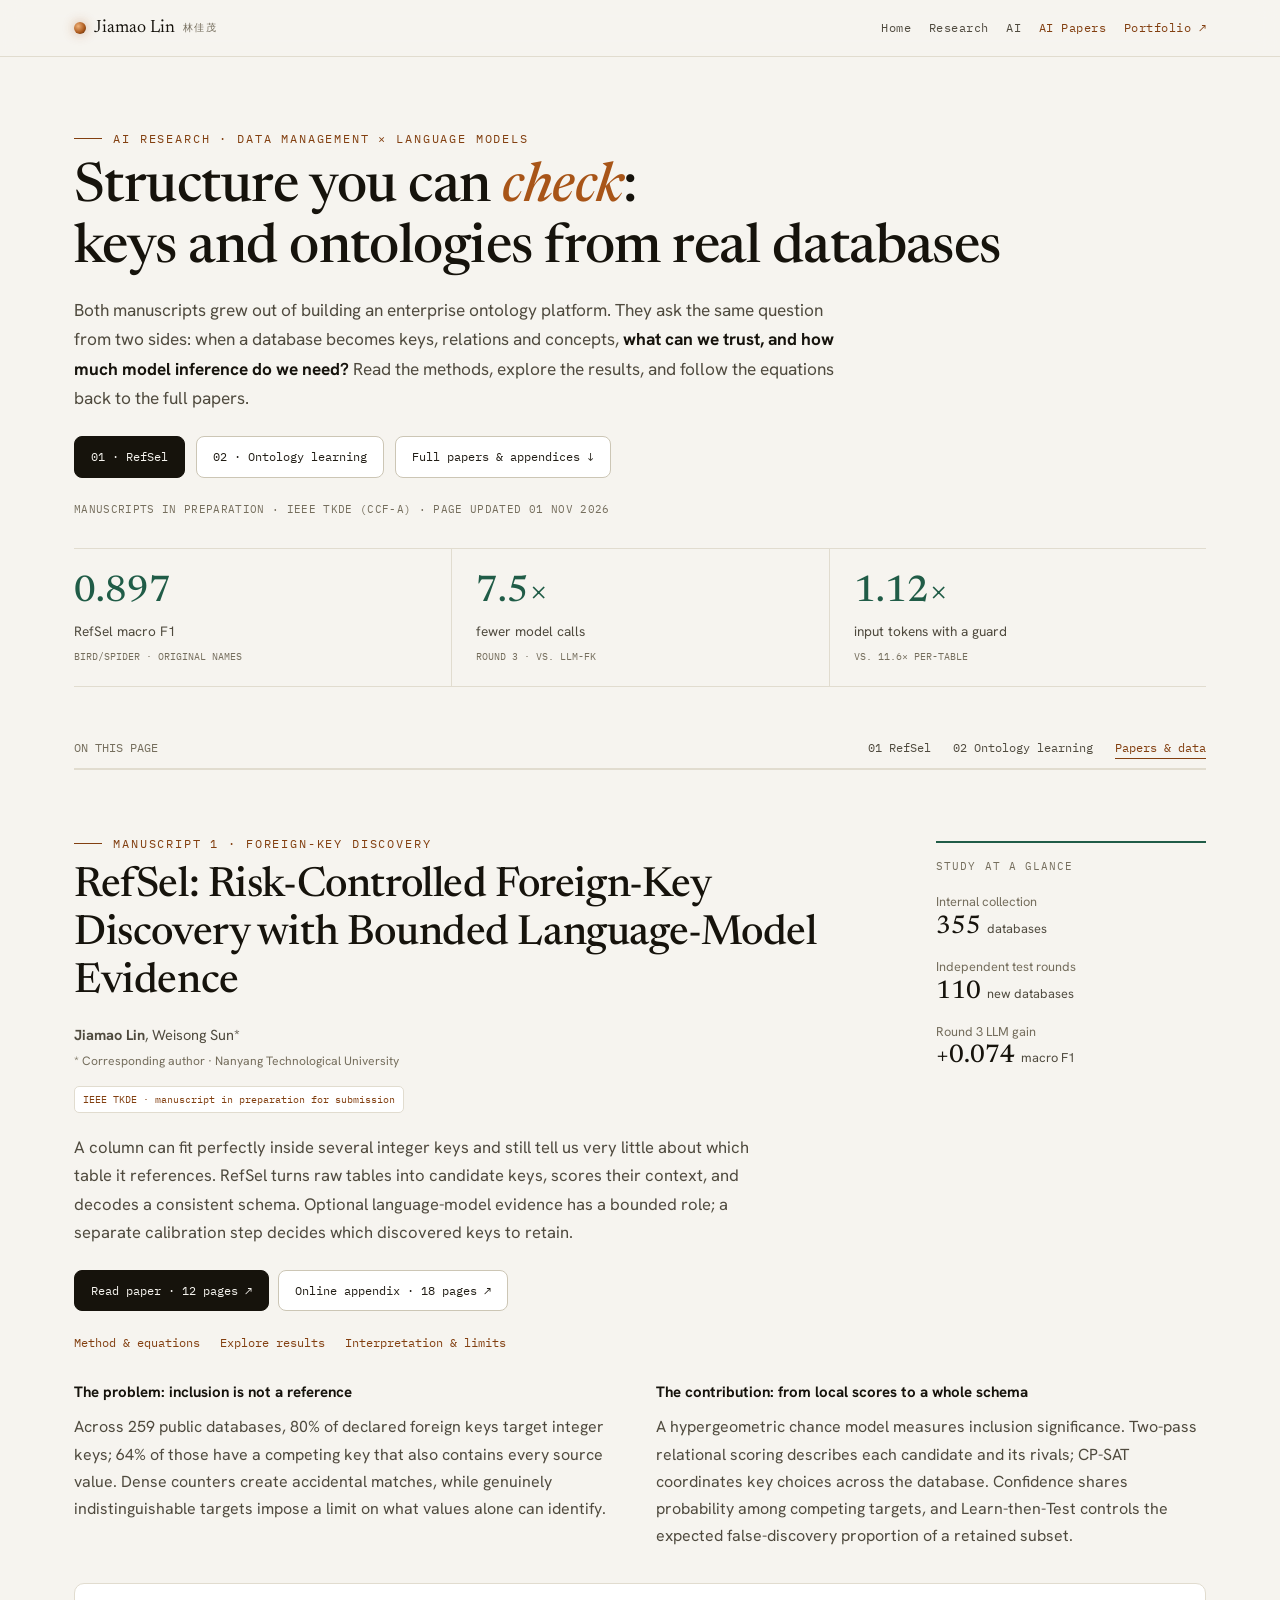
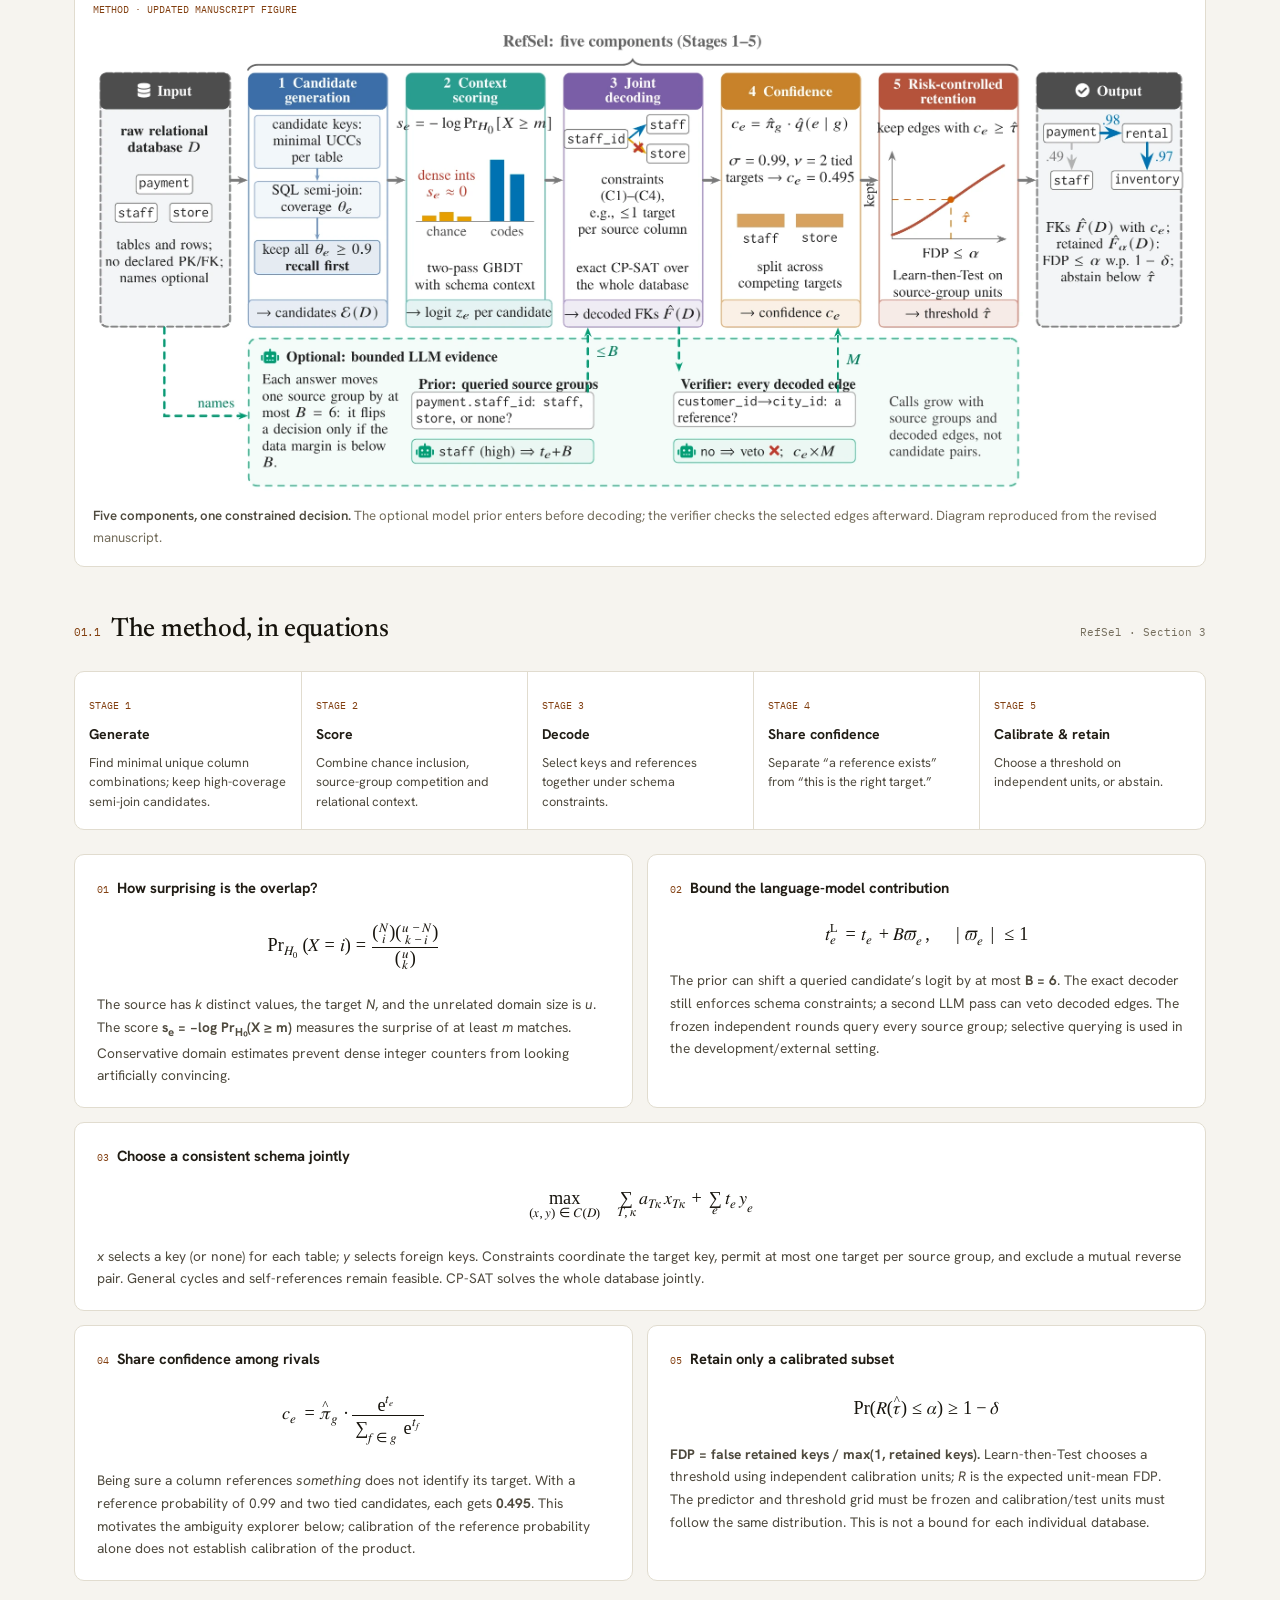
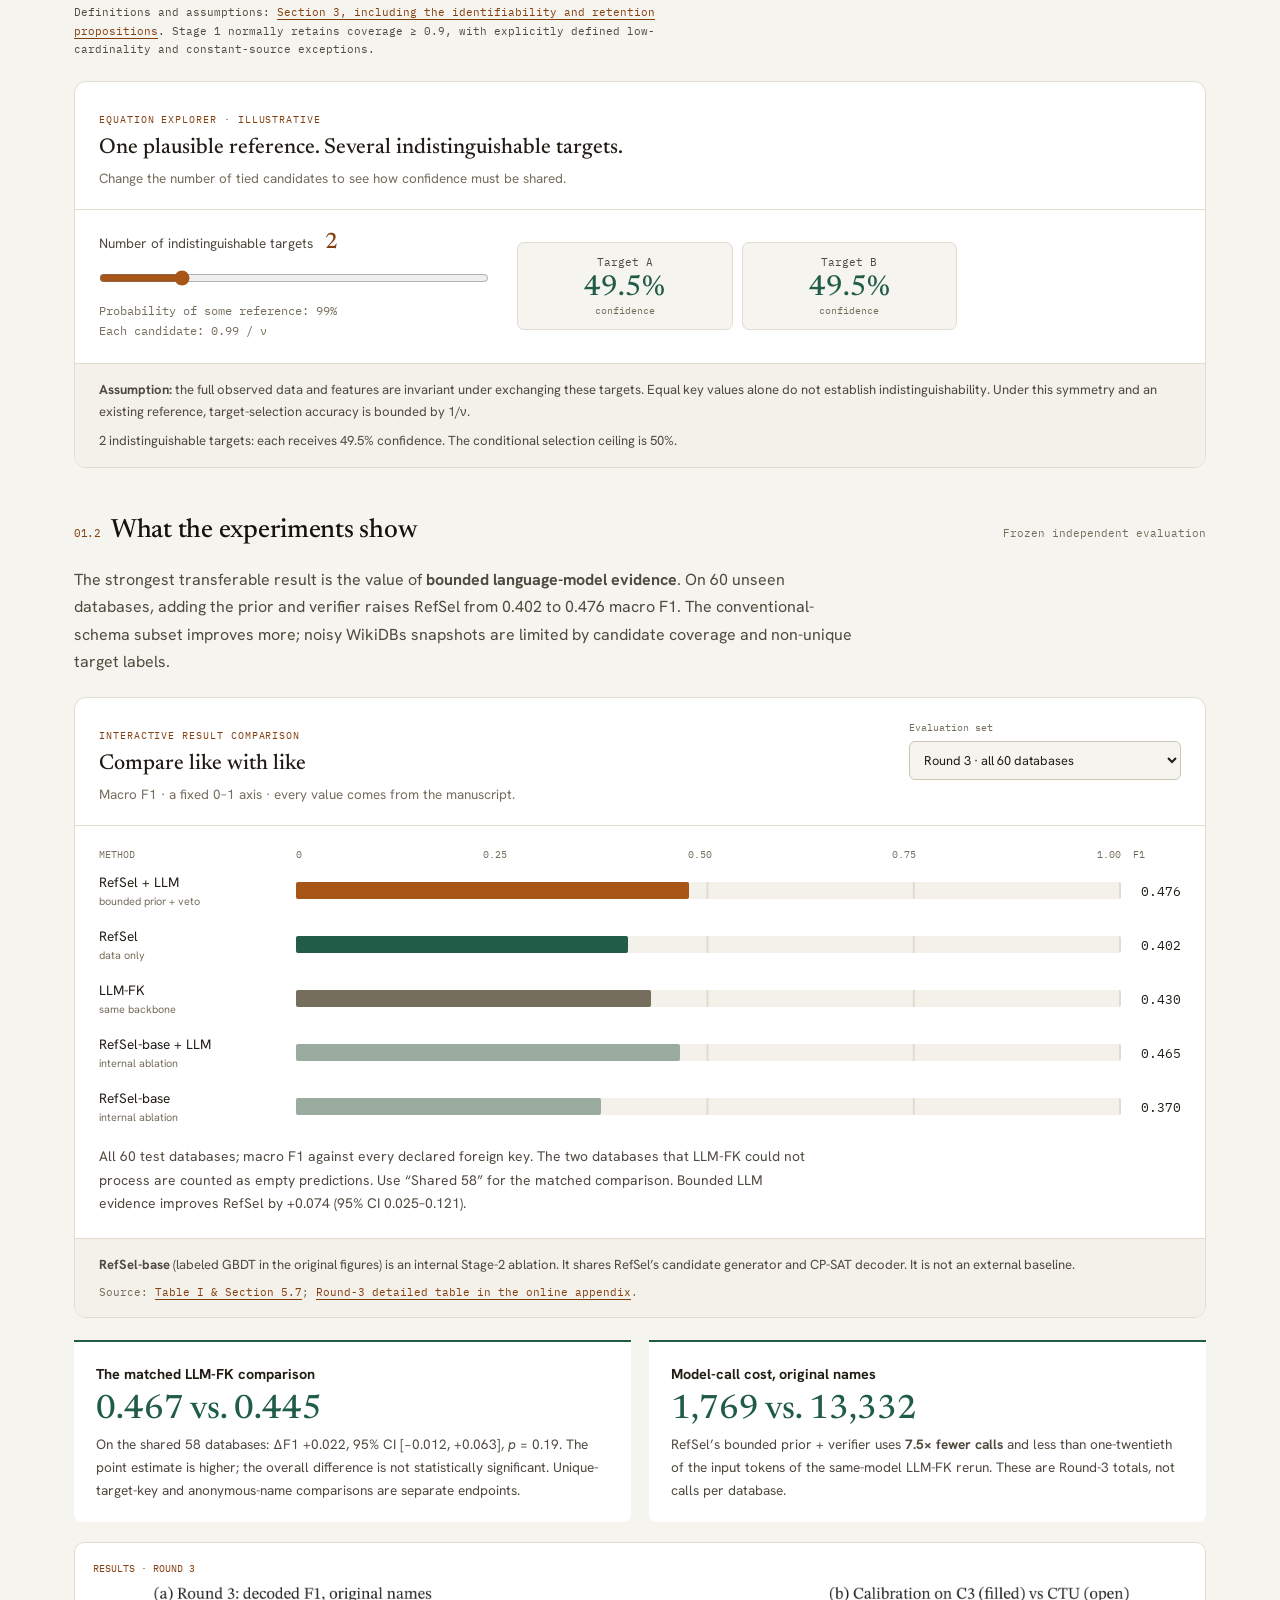
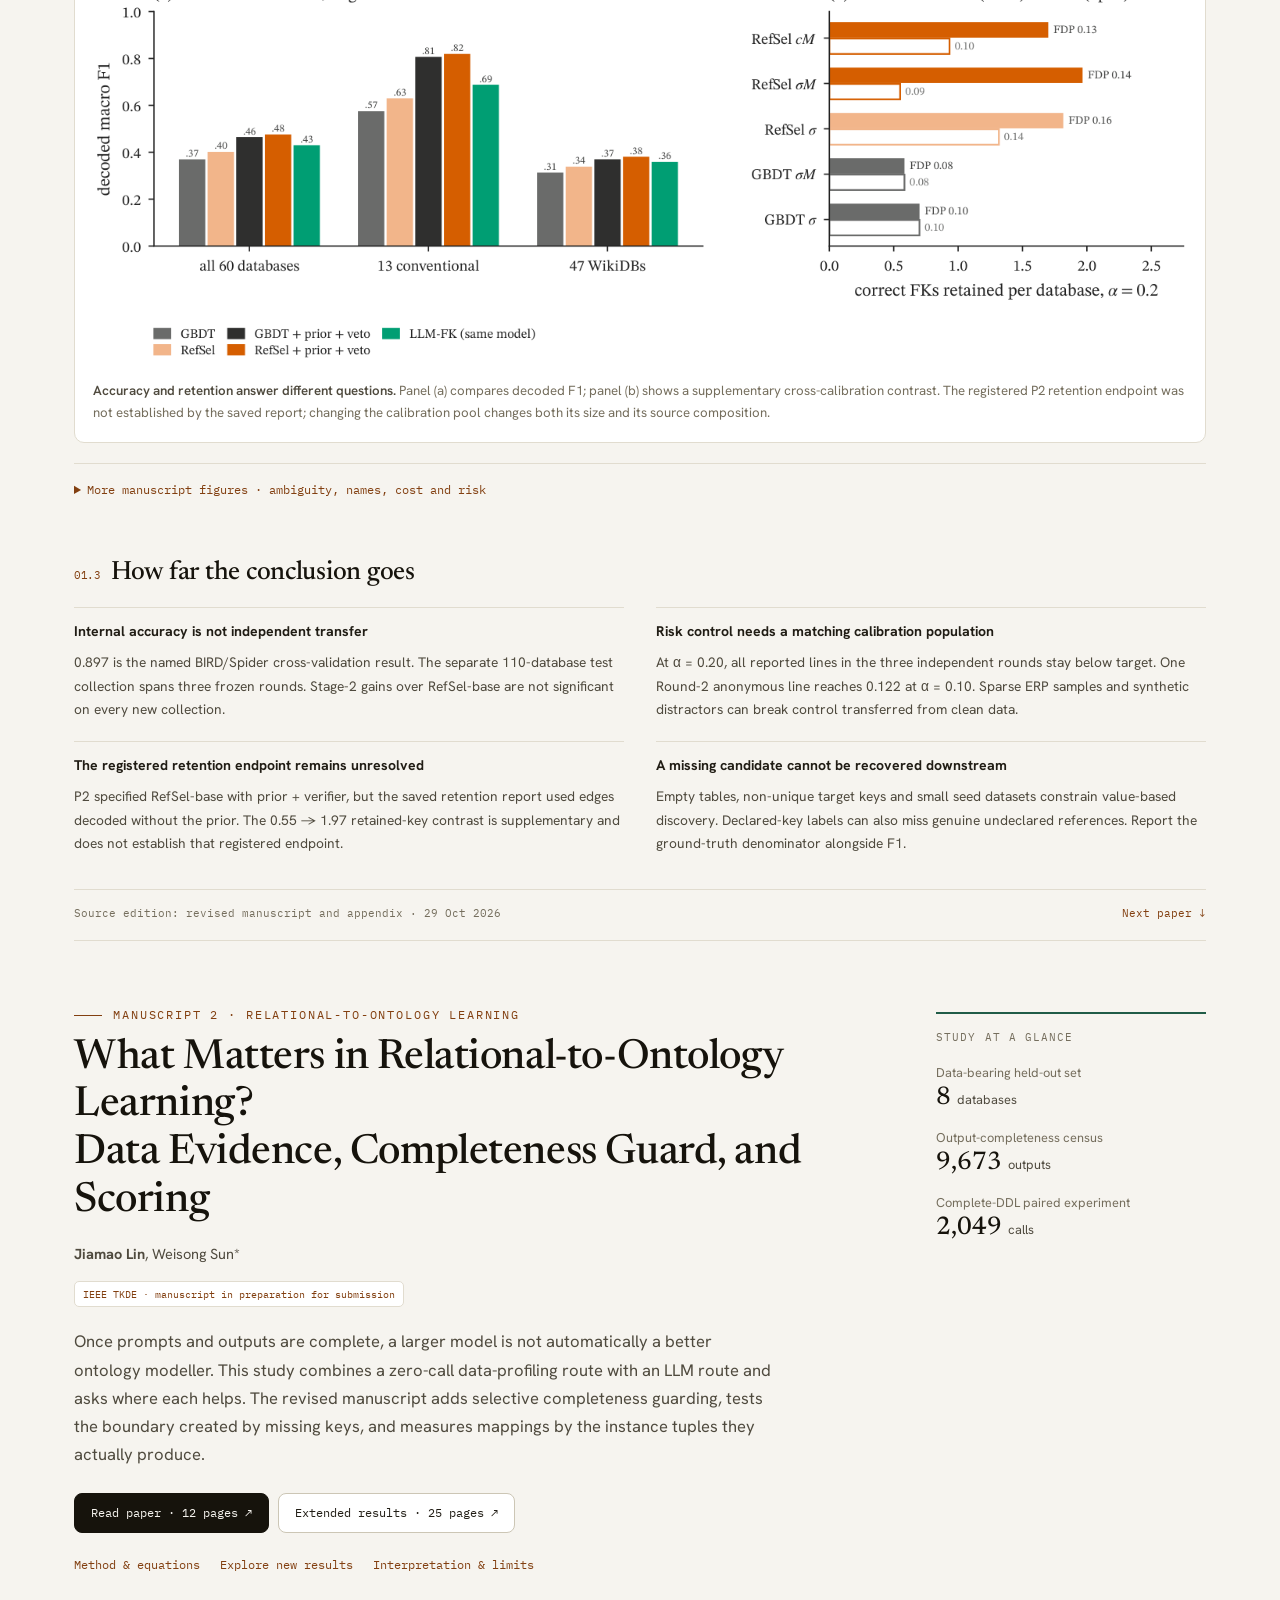
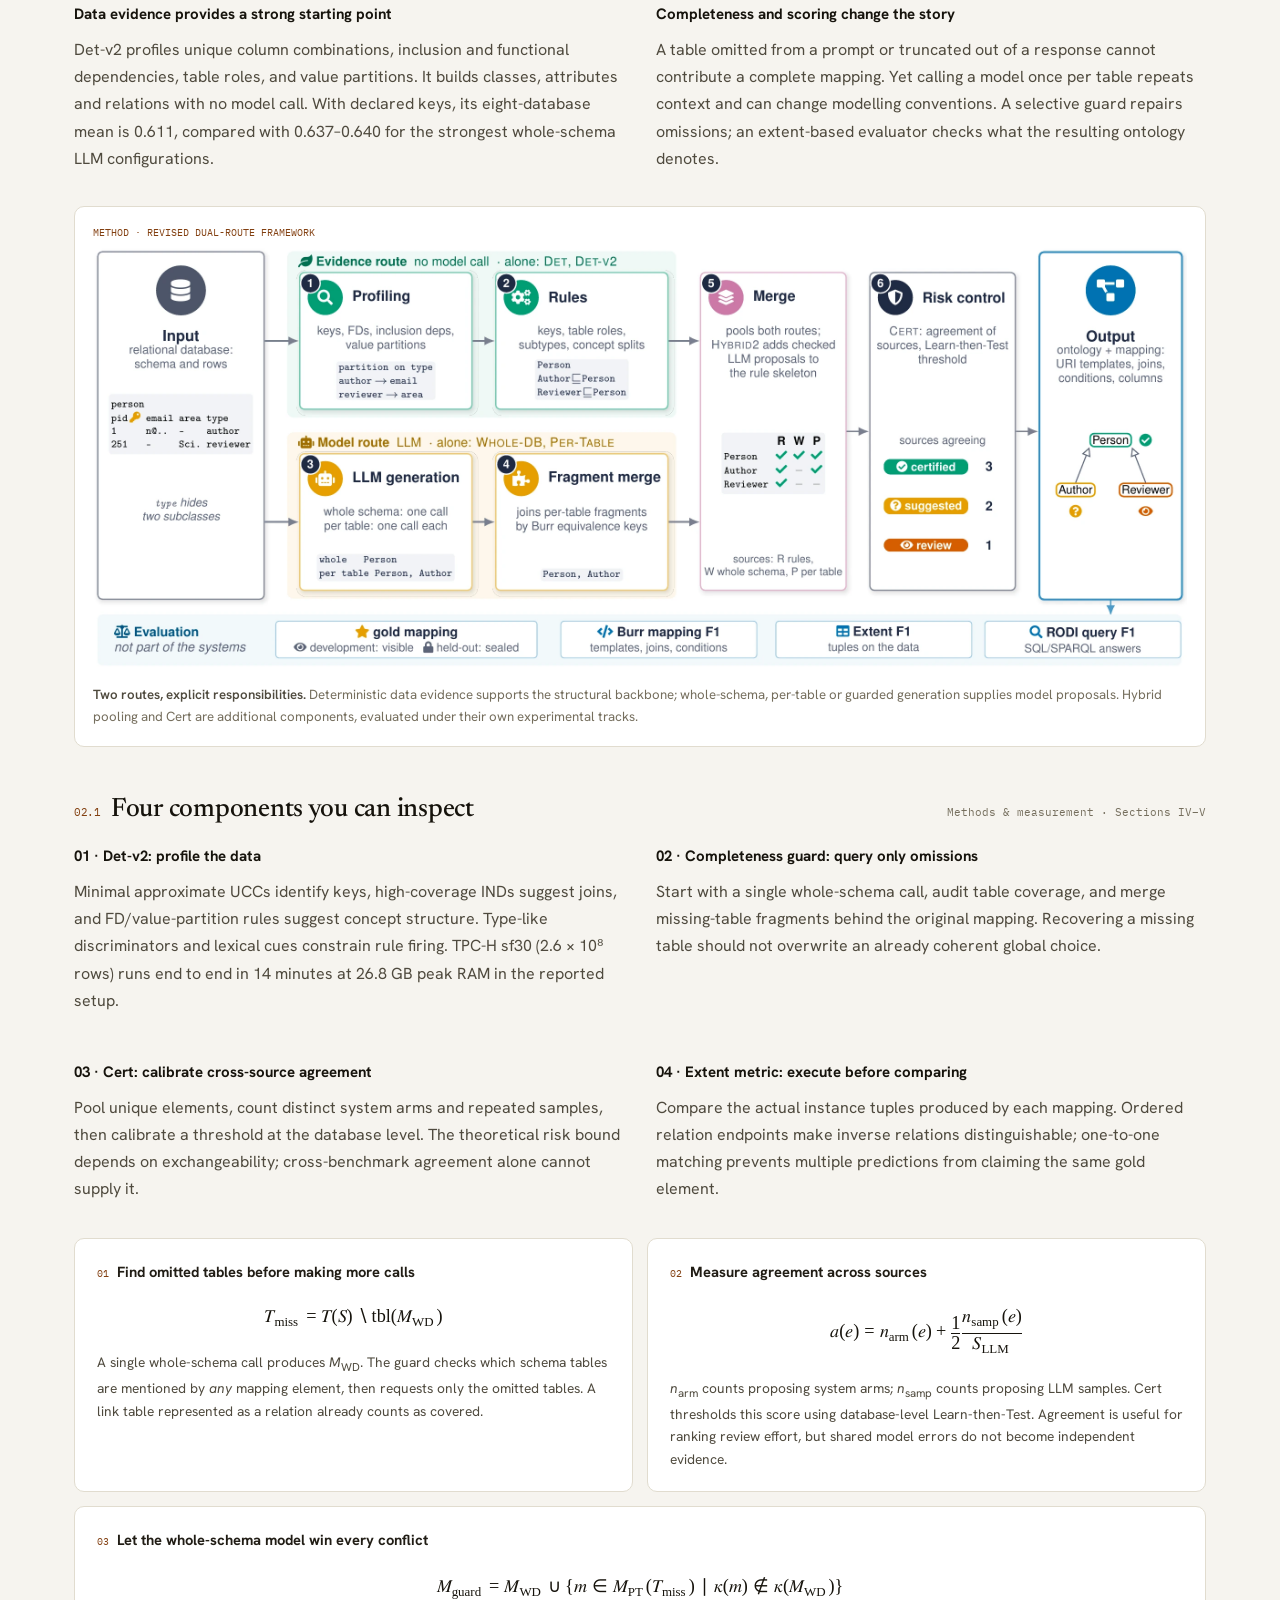
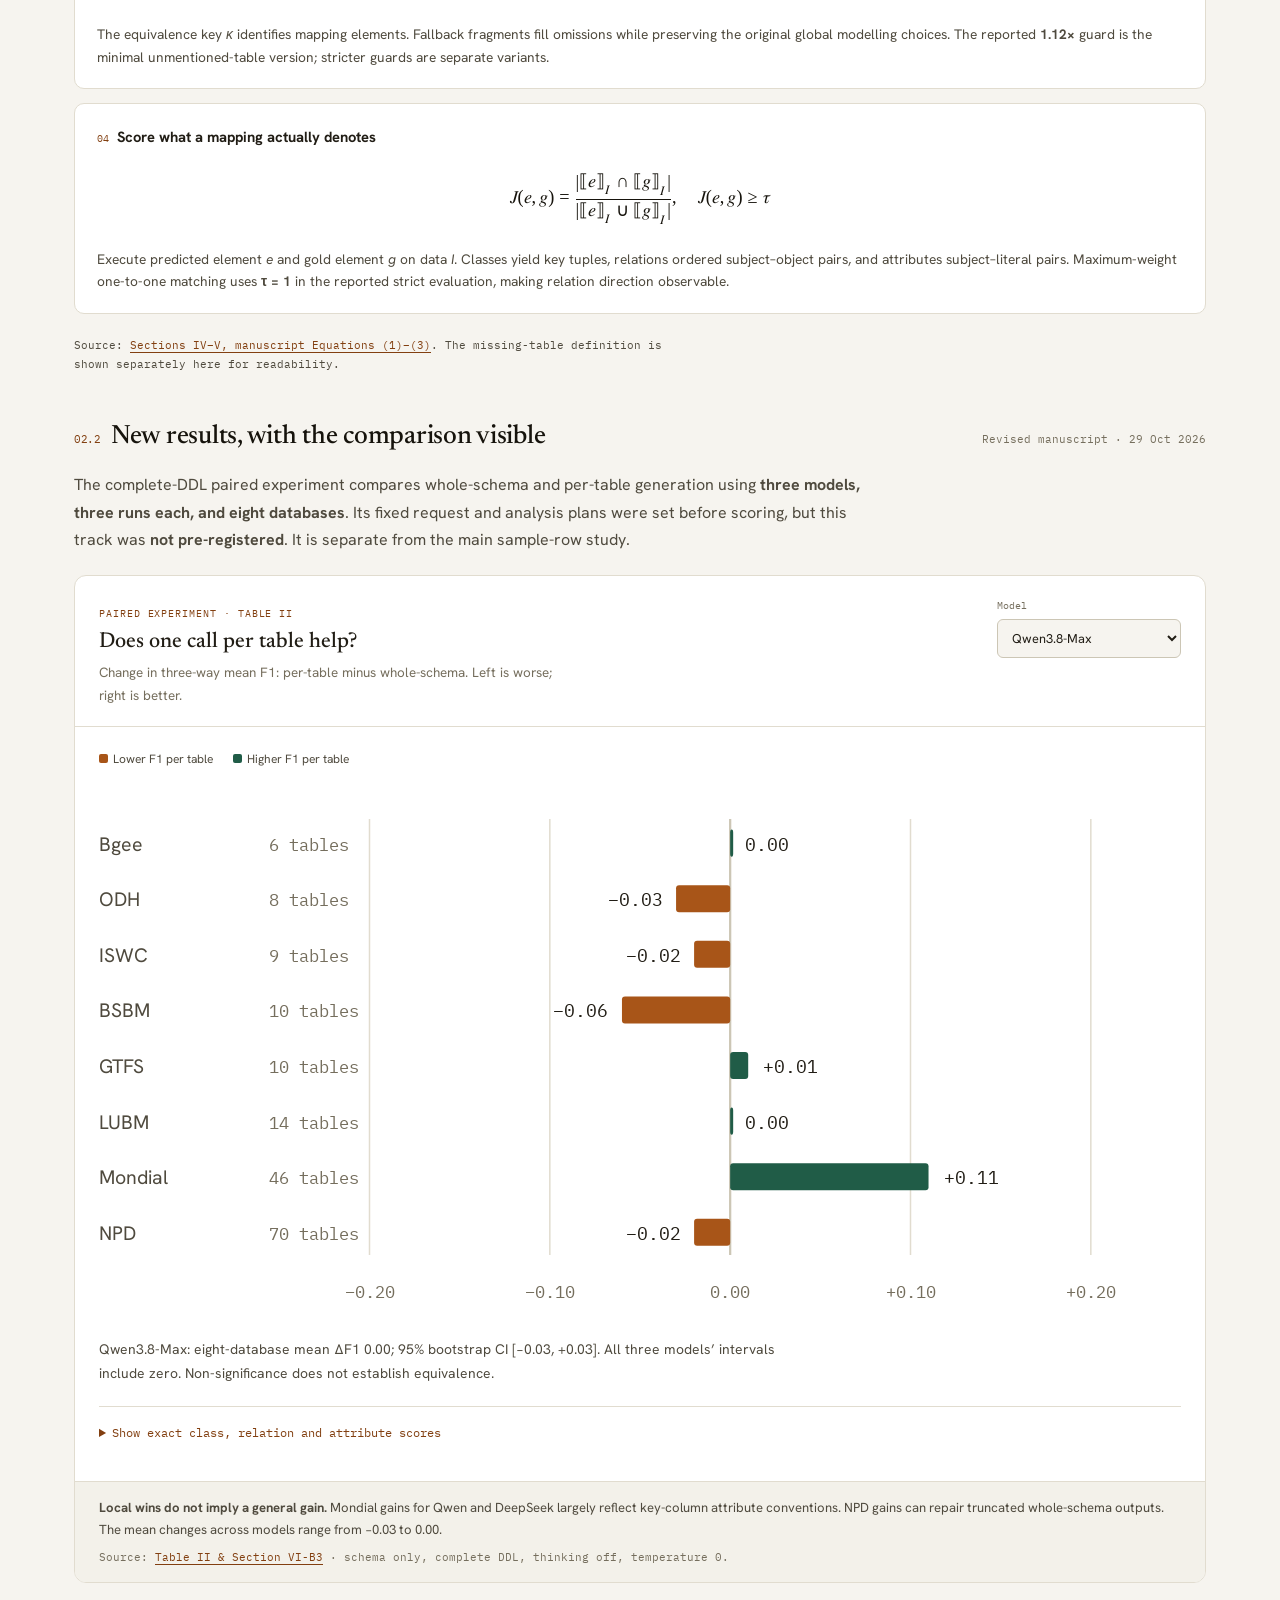
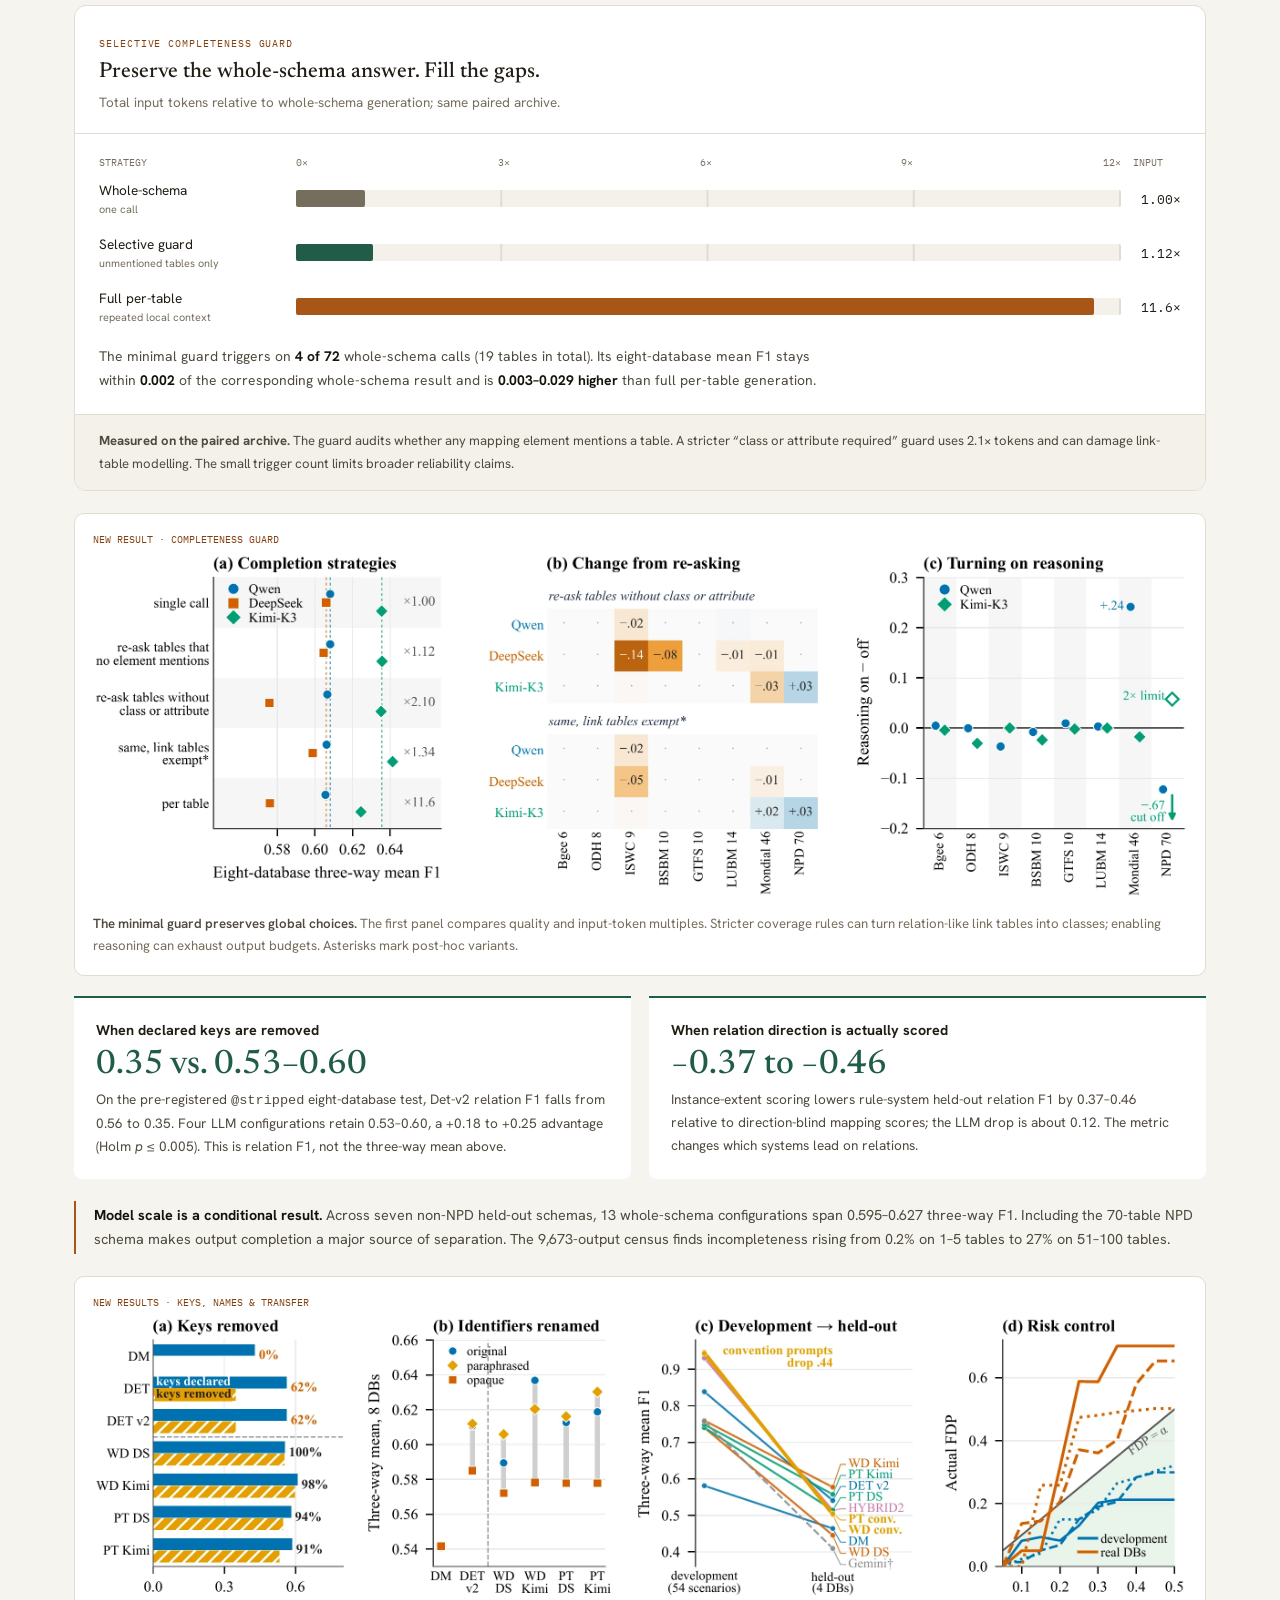
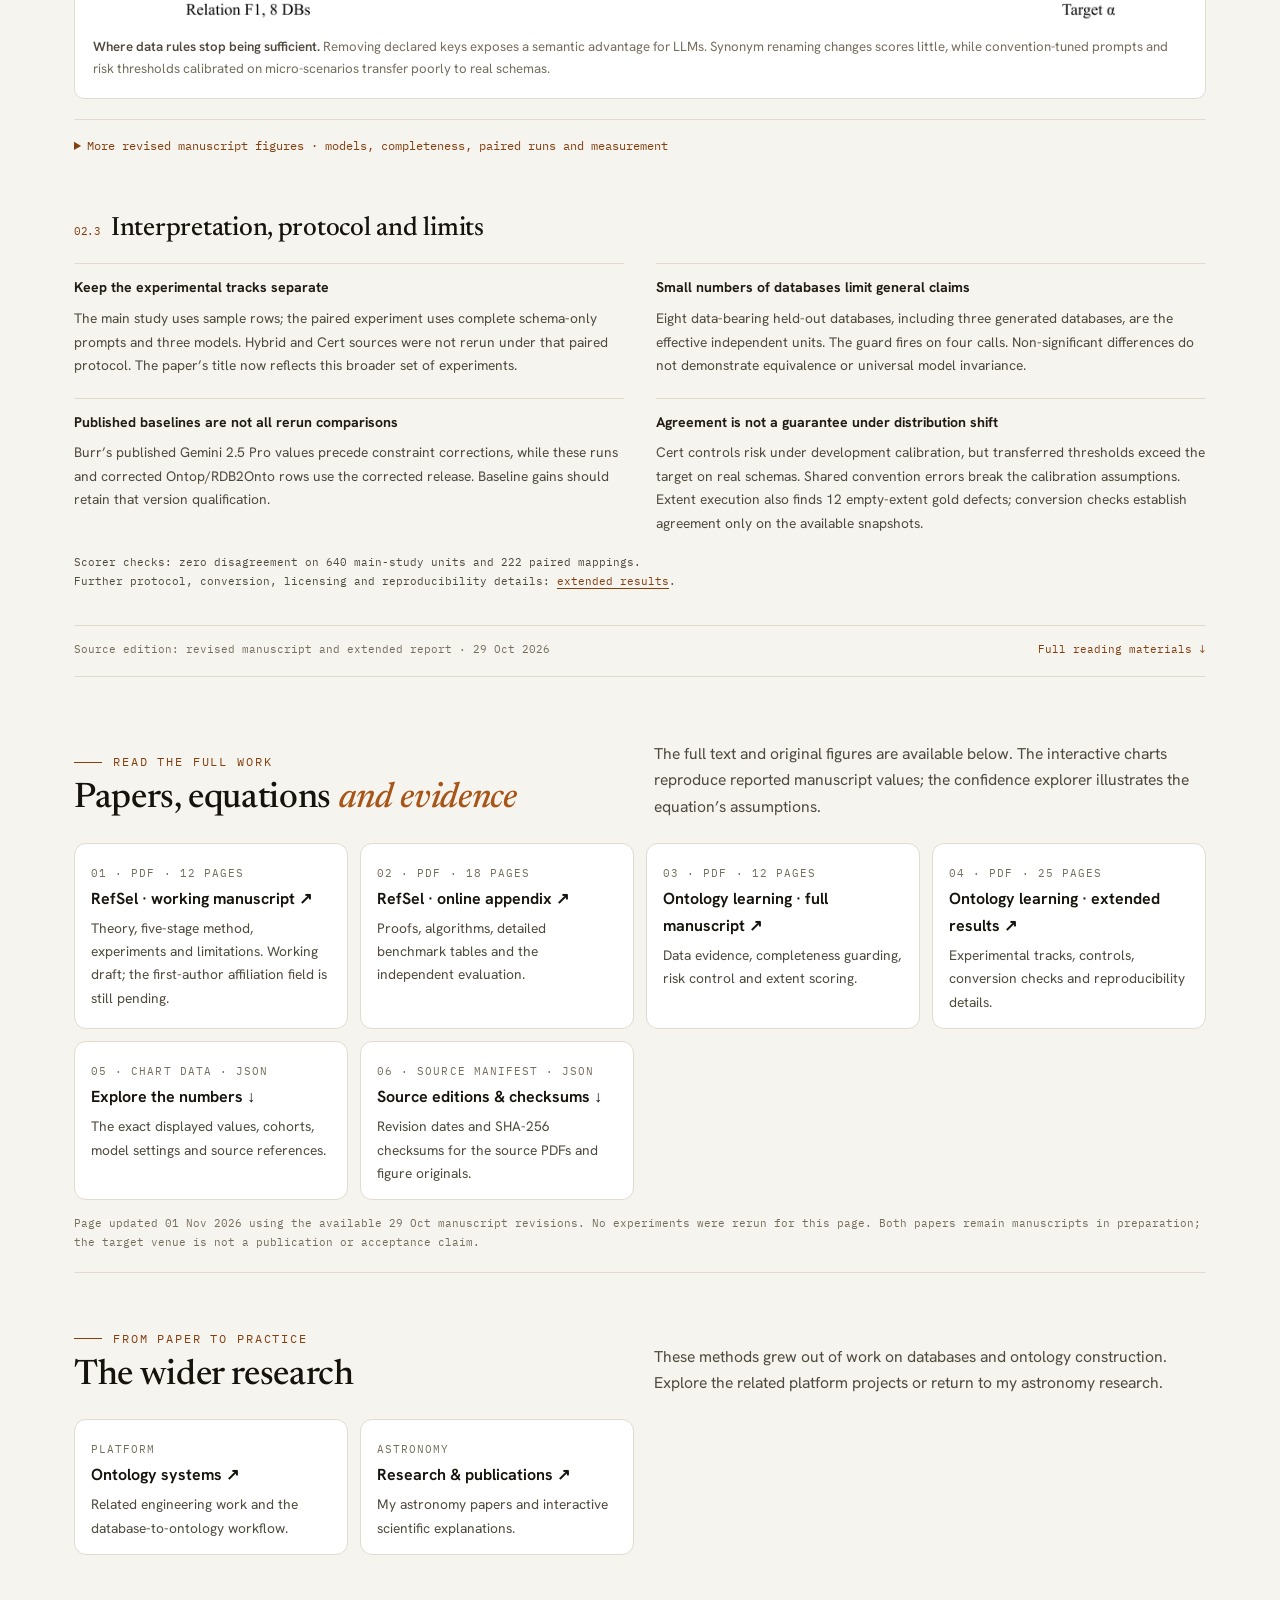
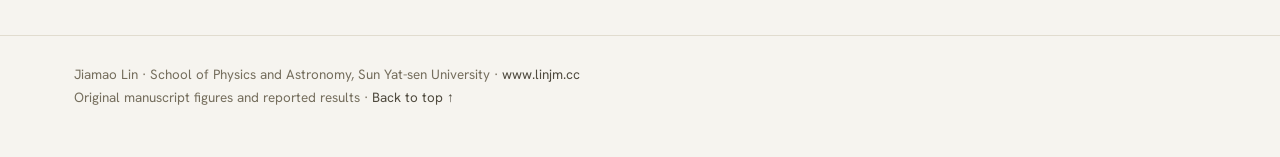
<file: papers.html>
<!doctype html>
<html lang="en">
<head>
<meta charset="utf-8">
<meta name="viewport" content="width=device-width,initial-scale=1">
<title>AI Papers · Jiamao Lin</title>
<meta name="description" content="RefSel and relational-to-ontology learning: manuscript text, core equations, interactive result comparisons, and full papers by Jiamao Lin and Weisong Sun.">
<link rel="icon" href="data:image/svg+xml,<svg xmlns='http://www.w3.org/2000/svg' viewBox='0 0 100 100'><circle cx='50' cy='50' r='30' fill='%23a85518'/><circle cx='62' cy='40' r='22' fill='%23140f08'/></svg>">
<link rel="canonical" href="https://www.linjm.cc/papers.html">
<link rel="preconnect" href="https://fonts.googleapis.com"><link rel="preconnect" href="https://fonts.gstatic.com" crossorigin>
<link href="https://fonts.googleapis.com/css2?family=Newsreader:ital,opsz,wght@0,6..72,400;0,6..72,500;1,6..72,400&family=Hanken+Grotesk:wght@400;500;600;700&family=IBM+Plex+Mono:wght@400;500&display=swap" rel="stylesheet">
<link rel="stylesheet" href="css/work.css">
<link rel="stylesheet" href="css/papers.css?v=51dda59a50">
<script defer src="js/papers.js?v=679085e51a"></script>
</head>
<body>
<a class="skip-link" href="#main">Skip to papers</a>
<header class="nav"><div class="wrap">
<a class="brand" href="index.html"><i></i>Jiamao Lin <small>林佳茂</small></a>
<nav class="nav-links" aria-label="Main navigation"><a href="index.html">Home</a><a href="research.html">Research</a><a href="ai.html">AI</a><a href="papers.html" class="on" aria-current="page">AI Papers</a><a class="ext" href="https://work.linjm.cc/">Portfolio ↗</a></nav>
</div></header>
<main class="wrap" id="main">
<section class="hero" id="top">
<div class="kicker">AI research · data management × language models</div>
<h1>Structure you can <em>check</em>:<br>keys and ontologies from real databases</h1>
<p class="lead">Both manuscripts grew out of building an enterprise ontology platform. They ask the same question from two sides: when a database becomes keys, relations and concepts, <b>what can we trust, and how much model inference do we need?</b> Read the methods, explore the results, and follow the equations back to the full papers.</p>
<div class="cta"><a class="btn pri" href="#refsel">01 · RefSel</a><a class="btn" href="#burr">02 · Ontology learning</a><a class="btn" href="#downloads">Full papers &amp; appendices ↓</a></div>
<p class="edition">MANUSCRIPTS IN PREPARATION · IEEE TKDE (CCF-A) · PAGE UPDATED 01 NOV 2026</p>
<div class="research-signals">
<a href="#refsel-results"><strong>0.897</strong><span>RefSel macro F1</span><small>BIRD/SPIDER · ORIGINAL NAMES</small></a>
<a href="#refsel-results"><strong>7.5×</strong><span>fewer model calls</span><small>ROUND 3 · VS. LLM-FK</small></a>
<a href="#burr-results"><strong>1.12×</strong><span>input tokens with a guard</span><small>VS. 11.6× PER-TABLE</small></a>
</div>
</section>
<nav class="reading-nav" aria-label="Paper sections"><span class="nav-label">ON THIS PAGE</span><a href="#refsel">01 RefSel</a><a href="#burr">02 Ontology learning</a><a href="#downloads">Papers &amp; data</a></nav>
<section class="section paper-section" id="refsel" data-reader-section>
<div class="paper-heading"><div>
<div class="kicker">Manuscript 1 · foreign-key discovery</div>
<h2>RefSel: Risk-Controlled Foreign-Key Discovery with Bounded Language-Model Evidence</h2>
<p class="authors"><b>Jiamao Lin</b>, Weisong Sun*<br><small>* Corresponding author · Nanyang Technological University</small></p>
<span class="venue">IEEE TKDE · manuscript in preparation for submission</span>
<p class="paper-intro">A column can fit perfectly inside several integer keys and still tell us very little about which table it references. RefSel turns raw tables into candidate keys, scores their context, and decodes a consistent schema. Optional language-model evidence has a bounded role; a separate calibration step decides which discovered keys to retain.</p>
</div><aside class="paper-facts" aria-label="RefSel study at a glance"><h3>Study at a glance</h3><dl><div><dt>Internal collection</dt><dd>355 <small>databases</small></dd></div><div><dt>Independent test rounds</dt><dd>110 <small>new databases</small></dd></div><div><dt>Round 3 LLM gain</dt><dd>+0.074 <small>macro F1</small></dd></div></dl></aside></div>
<div class="paper-links"><a class="btn pri" href="assets/papers/2026-10/refsel-manuscript.pdf" target="_blank" rel="noopener">Read paper · 12 pages ↗</a><a class="btn" href="assets/papers/2026-10/refsel-appendix.pdf" target="_blank" rel="noopener">Online appendix · 18 pages ↗</a></div>
<nav class="subnav" aria-label="RefSel contents"><a href="#refsel-method">Method &amp; equations</a><a href="#refsel-results">Explore results</a><a href="#refsel-boundaries">Interpretation &amp; limits</a></nav>
<div class="prose-grid"><div><h4>The problem: inclusion is not a reference</h4><p>Across 259 public databases, 80% of declared foreign keys target integer keys; 64% of those have a competing key that also contains every source value. Dense counters create accidental matches, while genuinely indistinguishable targets impose a limit on what values alone can identify.</p></div><div><h4>The contribution: from local scores to a whole schema</h4><p>A hypergeometric chance model measures inclusion significance. Two-pass relational scoring describes each candidate and its rivals; CP-SAT coordinates key choices across the database. Confidence shares probability among competing targets, and Learn-then-Test controls the expected false-discovery proportion of a retained subset.</p></div></div>
<figure class="pf "><span class="figure-label">METHOD · UPDATED MANUSCRIPT FIGURE</span><a href="assets/papers/2026-10/refsel-overview.webp" data-figure target="_blank" rel="noopener" aria-label="Enlarge figure: RefSel: raw relational tables pass through candidate generation, context scoring, joint decoding, confidence and calibrated retention."><img src="assets/papers/2026-10/refsel-overview.webp" alt="RefSel: raw relational tables pass through candidate generation, context scoring, joint decoding, confidence and calibrated retention." width="2400" height="1023" loading="lazy" decoding="async"><span class="zoom-hint" aria-hidden="true">Enlarge ↗</span></a><figcaption><strong>Five components, one constrained decision.</strong> The optional model prior enters before decoding; the verifier checks the selected edges afterward. Diagram reproduced from the revised manuscript.</figcaption></figure><div class="chapter" id="refsel-method"><div class="chapter-head"><h3><span class="chapter-no">01.1</span>The method, in equations</h3><span class="source-line">RefSel · Section 3</span></div>
<ol class="steps"><li><span class="step-no">STAGE 1</span><b>Generate</b><p>Find minimal unique column combinations; keep high-coverage semi-join candidates.</p></li><li><span class="step-no">STAGE 2</span><b>Score</b><p>Combine chance inclusion, source-group competition and relational context.</p></li><li><span class="step-no">STAGE 3</span><b>Decode</b><p>Select keys and references together under schema constraints.</p></li><li><span class="step-no">STAGE 4</span><b>Share confidence</b><p>Separate “a reference exists” from “this is the right target.”</p></li><li><span class="step-no">STAGE 5</span><b>Calibrate &amp; retain</b><p>Choose a threshold on independent units, or abstain.</p></li></ol>
<div class="equations"><div class="equation-card"><h4><span>01</span>How surprising is the overlap?</h4><div class="equation" tabindex="0"><math xmlns="http://www.w3.org/1998/Math/MathML" display="block" aria-label="The null overlap probability is N choose i times u minus N choose k minus i, divided by u choose k."><mrow><msub><mi mathvariant="normal">Pr</mi><msub><mi>H</mi><mn>0</mn></msub></msub><mo stretchy="false">(</mo><mi>X</mi><mo>=</mo><mi>i</mi><mo stretchy="false">)</mo><mo>=</mo><mfrac><mrow><mo stretchy="true">(</mo><mfrac linethickness="0"><mi>N</mi><mi>i</mi></mfrac><mo stretchy="true">)</mo><mo stretchy="true">(</mo><mfrac linethickness="0"><mrow><mi>u</mi><mo>−</mo><mi>N</mi></mrow><mrow><mi>k</mi><mo>−</mo><mi>i</mi></mrow></mfrac><mo stretchy="true">)</mo></mrow><mrow><mo stretchy="true">(</mo><mfrac linethickness="0"><mi>u</mi><mi>k</mi></mfrac><mo stretchy="true">)</mo></mrow></mfrac></mrow></math></div><p>The source has <i>k</i> distinct values, the target <i>N</i>, and the unrelated domain size is <i>u</i>. The score <b>s<sub>e</sub> = −log Pr<sub>H₀</sub>(X ≥ m)</b> measures the surprise of at least <i>m</i> matches. Conservative domain estimates prevent dense integer counters from looking artificially convincing.</p></div><div class="equation-card"><h4><span>02</span>Bound the language-model contribution</h4><div class="equation" tabindex="0"><math xmlns="http://www.w3.org/1998/Math/MathML" display="block" aria-label="The LLM-adjusted score t L e is t e plus B times varpi e, with absolute varpi at most one."><mrow><msubsup><mi>t</mi><mi>e</mi><mi mathvariant="normal">L</mi></msubsup><mo>=</mo><msub><mi>t</mi><mi>e</mi></msub><mo>+</mo><mi>B</mi><msub><mi>ϖ</mi><mi>e</mi></msub><mo>,</mo><mspace width="1em"/><mo>|</mo><msub><mi>ϖ</mi><mi>e</mi></msub><mo>|</mo><mo>≤</mo><mn>1</mn></mrow></math></div><p>The prior can shift a queried candidate’s logit by at most <b>B = 6</b>. The exact decoder still enforces schema constraints; a second LLM pass can veto decoded edges. The frozen independent rounds query every source group; selective querying is used in the development/external setting.</p></div><div class="equation-card wide"><h4><span>03</span>Choose a consistent schema jointly</h4><div class="equation" tabindex="0"><math xmlns="http://www.w3.org/1998/Math/MathML" display="block" aria-label="Maximize the sum of selected-key scores and selected-edge scores over the feasible schema set C of D."><mrow><munder><mo>max</mo><mrow><mo stretchy="false">(</mo><mi>x</mi><mo>,</mo><mi>y</mi><mo stretchy="false">)</mo><mo>∈</mo><mi mathvariant="script">C</mi><mo stretchy="false">(</mo><mi>D</mi><mo stretchy="false">)</mo></mrow></munder><mspace width=".5em"/><munder><mo>∑</mo><mrow><mi>T</mi><mo>,</mo><mi>κ</mi></mrow></munder><msub><mi>a</mi><mrow><mi>T</mi><mi>κ</mi></mrow></msub><msub><mi>x</mi><mrow><mi>T</mi><mi>κ</mi></mrow></msub><mo>+</mo><munder><mo>∑</mo><mi>e</mi></munder><msub><mi>t</mi><mi>e</mi></msub><msub><mi>y</mi><mi>e</mi></msub></mrow></math></div><p><i>x</i> selects a key (or none) for each table; <i>y</i> selects foreign keys. Constraints coordinate the target key, permit at most one target per source group, and exclude a mutual reverse pair. General cycles and self-references remain feasible. CP-SAT solves the whole database jointly.</p></div><div class="equation-card"><h4><span>04</span>Share confidence among rivals</h4><div class="equation" tabindex="0"><math xmlns="http://www.w3.org/1998/Math/MathML" display="block" aria-label="Edge confidence is the estimated probability of a reference in the group times the softmax probability of this target."><mrow><msub><mi>c</mi><mi>e</mi></msub><mo>=</mo><msub><mover><mi>π</mi><mo>^</mo></mover><mi>g</mi></msub><mo>·</mo><mfrac><msup><mi mathvariant="normal">e</mi><msub><mi>t</mi><mi>e</mi></msub></msup><mrow><munder><mo>∑</mo><mrow><mi>f</mi><mo>∈</mo><mi>g</mi></mrow></munder><msup><mi mathvariant="normal">e</mi><msub><mi>t</mi><mi>f</mi></msub></msup></mrow></mfrac></mrow></math></div><p>Being sure a column references <em>something</em> does not identify its target. With a reference probability of 0.99 and two tied candidates, each gets <b>0.495</b>. This motivates the ambiguity explorer below; calibration of the reference probability alone does not establish calibration of the product.</p></div><div class="equation-card"><h4><span>05</span>Retain only a calibrated subset</h4><div class="equation" tabindex="0"><math xmlns="http://www.w3.org/1998/Math/MathML" display="block" aria-label="With probability at least one minus delta, the expected risk at the selected threshold is at most alpha."><mrow><mi mathvariant="normal">Pr</mi><mo stretchy="false">(</mo><mi>R</mi><mo stretchy="false">(</mo><mover><mi>τ</mi><mo>^</mo></mover><mo stretchy="false">)</mo><mo>≤</mo><mi>α</mi><mo stretchy="false">)</mo><mo>≥</mo><mn>1</mn><mo>−</mo><mi>δ</mi></mrow></math></div><p><b>FDP = false retained keys / max(1, retained keys).</b> Learn-then-Test chooses a threshold using independent calibration units; <i>R</i> is the expected unit-mean FDP. The predictor and threshold grid must be frozen and calibration/test units must follow the same distribution. This is not a bound for each individual database.</p></div></div>
<p class="source-line">Definitions and assumptions: <a href="assets/papers/2026-10/refsel-manuscript.pdf" target="_blank" rel="noopener">Section 3, including the identifiability and retention propositions</a>. Stage 1 normally retains coverage ≥ 0.9, with explicitly defined low-cardinality and constant-source exceptions.</p>
<div class="viz-card"><div class="viz-head"><div><span class="viz-eyebrow">Equation explorer · illustrative</span><h4>One plausible reference. Several indistinguishable targets.</h4><p>Change the number of tied candidates to see how confidence must be shared.</p></div></div><div class="viz-body ambiguity-layout"><div><label class="range-label" for="target-count">Number of indistinguishable targets <output id="target-count-value" for="target-count">2</output></label><input id="target-count" type="range" min="1" max="6" step="1" value="2" aria-describedby="ambiguity-assumption"><p class="range-note">Probability of some reference: 99%<br>Each candidate: 0.99 / ν</p></div><div class="target-grid" id="ambiguity-targets"><div class="target-cell">Target A<strong>49.5%</strong><span>confidence</span></div><div class="target-cell">Target B<strong>49.5%</strong><span>confidence</span></div></div></div><div class="viz-foot"><p id="ambiguity-assumption"><b>Assumption:</b> the full observed data and features are invariant under exchanging these targets. Equal key values alone do not establish indistinguishability. Under this symmetry and an existing reference, target-selection accuracy is bounded by 1/ν.</p><p id="ambiguity-result" role="status" aria-live="polite">2 indistinguishable targets: each receives 49.5% confidence. The conditional selection ceiling is 50%.</p></div></div></div>
<div class="chapter" id="refsel-results"><div class="chapter-head"><h3><span class="chapter-no">01.2</span>What the experiments show</h3><span class="source-line">Frozen independent evaluation</span></div>
<p>The strongest transferable result is the value of <b>bounded language-model evidence</b>. On 60 unseen databases, adding the prior and verifier raises RefSel from 0.402 to 0.476 macro F1. The conventional-schema subset improves more; noisy WikiDBs snapshots are limited by candidate coverage and non-unique target labels.</p>
<div class="viz-card"><div class="viz-head"><div><span class="viz-eyebrow">Interactive result comparison</span><h4>Compare like with like</h4><p>Macro F1 · a fixed 0–1 axis · every value comes from the manuscript.</p></div><div class="viz-controls js-only"><label for="refsel-cohort">Evaluation set<select id="refsel-cohort"><option value="round3">Round 3 · all 60 databases</option><option value="conventional">Round 3 · 13 conventional databases</option><option value="wikidbs">Round 3 · 47 WikiDBs databases</option><option value="shared58">Round 3 · shared 58 databases</option><option value="anonymous">Round 3 · anonymous names</option><option value="internal">Internal · BIRD/Spider with names</option></select></label></div></div><div class="viz-body"><div class="chart-scale" aria-hidden="true"><span>METHOD</span><div class="ticks"><span>0</span><span>0.25</span><span>0.50</span><span>0.75</span><span>1.00</span></div><span>F1</span></div><div class="bar-chart" id="refsel-bars" aria-label="Round 3, all 60 databases: macro F1 from 0 to 1"><div class="bar-row"><div class="bar-label">RefSel + LLM<small>bounded prior + veto</small></div><div class="bar-track" aria-hidden="true"><div class="bar-fill llm" style="width:47.600%"></div></div><div class="bar-value">0.476</div></div><div class="bar-row"><div class="bar-label">RefSel<small>data only</small></div><div class="bar-track" aria-hidden="true"><div class="bar-fill " style="width:40.200%"></div></div><div class="bar-value">0.402</div></div><div class="bar-row"><div class="bar-label">LLM-FK<small>same backbone</small></div><div class="bar-track" aria-hidden="true"><div class="bar-fill baseline" style="width:43.000%"></div></div><div class="bar-value">0.430</div></div><div class="bar-row"><div class="bar-label">RefSel-base + LLM<small>internal ablation</small></div><div class="bar-track" aria-hidden="true"><div class="bar-fill ablation" style="width:46.500%"></div></div><div class="bar-value">0.465</div></div><div class="bar-row"><div class="bar-label">RefSel-base<small>internal ablation</small></div><div class="bar-track" aria-hidden="true"><div class="bar-fill ablation" style="width:37.000%"></div></div><div class="bar-value">0.370</div></div></div><p class="chart-caption" id="refsel-chart-note">All 60 test databases; macro F1 against every declared foreign key. The two databases that LLM-FK could not process are counted as empty predictions. Use “Shared 58” for the matched comparison. Bounded LLM evidence improves RefSel by +0.074 (95% CI 0.025–0.121).</p><span class="sr-only" id="refsel-result-status" role="status" aria-live="polite"></span></div><div class="viz-foot"><p><b>RefSel-base</b> (labeled GBDT in the original figures) is an internal Stage-2 ablation. It shares RefSel’s candidate generator and CP-SAT decoder. It is not an external baseline.</p><p class="source-line">Source: <a href="assets/papers/2026-10/refsel-manuscript.pdf" target="_blank" rel="noopener">Table I &amp; Section 5.7</a>; <a href="assets/papers/2026-10/refsel-appendix.pdf" target="_blank" rel="noopener">Round-3 detailed table in the online appendix</a>.</p></div></div>
<div class="result-pair"><div class="result-note"><h4>The matched LLM-FK comparison</h4><strong class="big">0.467 vs. 0.445</strong><p>On the shared 58 databases: ΔF1 +0.022, 95% CI [−0.012, +0.063], <i>p</i> = 0.19. The point estimate is higher; the overall difference is not statistically significant. Unique-target-key and anonymous-name comparisons are separate endpoints.</p></div><div class="result-note"><h4>Model-call cost, original names</h4><strong class="big">1,769 vs. 13,332</strong><p>RefSel’s bounded prior + verifier uses <b>7.5× fewer calls</b> and less than one-twentieth of the input tokens of the same-model LLM-FK rerun. These are Round-3 totals, not calls per database.</p></div></div>
<figure class="pf "><span class="figure-label">RESULTS · ROUND 3</span><a href="assets/papers/refsel_round3.png" data-figure target="_blank" rel="noopener" aria-label="Enlarge figure: Round-3 macro F1 by database subset and calibrated retention under two calibration pools."><img src="assets/papers/refsel_round3.png" alt="Round-3 macro F1 by database subset and calibrated retention under two calibration pools." width="1400" height="490" loading="lazy" decoding="async"><span class="zoom-hint" aria-hidden="true">Enlarge ↗</span></a><figcaption><strong>Accuracy and retention answer different questions.</strong> Panel (a) compares decoded F1; panel (b) shows a supplementary cross-calibration contrast. The registered P2 retention endpoint was not established by the saved report; changing the calibration pool changes both its size and its source composition.</figcaption></figure><details><summary>More manuscript figures · ambiguity, names, cost and risk</summary><div class="figure-grid"><figure class="pf span-two"><span class="figure-label">MECHANISM</span><a href="assets/papers/refsel_coincidence.png" data-figure target="_blank" rel="noopener" aria-label="Enlarge figure: Inclusion significance by key type and accuracy versus value-equivalent targets."><img src="assets/papers/refsel_coincidence.png" alt="Inclusion significance by key type and accuracy versus value-equivalent targets." width="1508" height="524" loading="lazy" decoding="async"><span class="zoom-hint" aria-hidden="true">Enlarge ↗</span></a><figcaption>Dense counters explain why perfect inclusion can carry little evidence. Anonymous target selection approaches the identifiability limit.</figcaption></figure><figure class="pf span-two"><span class="figure-label">ROBUSTNESS</span><a href="assets/papers/refsel_names.png" data-figure target="_blank" rel="noopener" aria-label="Enlarge figure: Macro F1 under degraded names and synthetic distractor tables."><img src="assets/papers/refsel_names.png" alt="Macro F1 under degraded names and synthetic distractor tables." width="1556" height="566" loading="lazy" decoding="async"><span class="zoom-hint" aria-hidden="true">Enlarge ↗</span></a><figcaption>Name degradation and distractor tables are distinct stress tests; distractors also degrade calibrated risk control.</figcaption></figure><figure class="pf "><span class="figure-label">INFERENCE COST</span><a href="assets/papers/refsel_cost.png" data-figure target="_blank" rel="noopener" aria-label="Enlarge figure: F1 versus LLM calls on five external benchmarks."><img src="assets/papers/refsel_cost.png" alt="F1 versus LLM calls on five external benchmarks." width="667" height="455" loading="lazy" decoding="async"><span class="zoom-hint" aria-hidden="true">Enlarge ↗</span></a><figcaption>External five-benchmark comparison; these call counts belong to a different collection than Round 3.</figcaption></figure><figure class="pf "><span class="figure-label">RISK & RETENTION</span><a href="assets/papers/refsel_risk.png" data-figure target="_blank" rel="noopener" aria-label="Enlarge figure: Correct keys retained and unit-mean false-discovery proportion against target alpha."><img src="assets/papers/refsel_risk.png" alt="Correct keys retained and unit-mean false-discovery proportion against target alpha." width="750" height="704" loading="lazy" decoding="async"><span class="zoom-hint" aria-hidden="true">Enlarge ↗</span></a><figcaption>Retention depends on both the score and the calibration distribution.</figcaption></figure><figure class="pf span-two"><span class="figure-label">CASE STUDY</span><a href="assets/papers/refsel_sakila.png" data-figure target="_blank" rel="noopener" aria-label="Enlarge figure: Sakila ambiguous columns under original and anonymized names."><img src="assets/papers/refsel_sakila.png" alt="Sakila ambiguous columns under original and anonymized names." width="951" height="399" loading="lazy" decoding="async"><span class="zoom-hint" aria-hidden="true">Enlarge ↗</span></a><figcaption>Shared value sets create alternative targets; names and broader relational context can resolve only some ambiguities.</figcaption></figure></div></details></div>
<div class="chapter" id="refsel-boundaries"><div class="chapter-head"><h3><span class="chapter-no">01.3</span>How far the conclusion goes</h3></div><div class="limits"><div><h4>Internal accuracy is not independent transfer</h4><p>0.897 is the named BIRD/Spider cross-validation result. The separate 110-database test collection spans three frozen rounds. Stage-2 gains over RefSel-base are not significant on every new collection.</p></div><div><h4>Risk control needs a matching calibration population</h4><p>At α = 0.20, all reported lines in the three independent rounds stay below target. One Round-2 anonymous line reaches 0.122 at α = 0.10. Sparse ERP samples and synthetic distractors can break control transferred from clean data.</p></div><div><h4>The registered retention endpoint remains unresolved</h4><p>P2 specified RefSel-base with prior + verifier, but the saved retention report used edges decoded without the prior. The 0.55 → 1.97 retained-key contrast is supplementary and does not establish that registered endpoint.</p></div><div><h4>A missing candidate cannot be recovered downstream</h4><p>Empty tables, non-unique target keys and small seed datasets constrain value-based discovery. Declared-key labels can also miss genuine undeclared references. Report the ground-truth denominator alongside F1.</p></div></div></div>
<div class="paper-end"><span>Source edition: revised manuscript and appendix · 29 Oct 2026</span><a href="#burr">Next paper ↓</a></div>
</section>
<section class="section paper-section" id="burr" data-reader-section>
<div class="paper-heading"><div><div class="kicker">Manuscript 2 · relational-to-ontology learning</div>
<h2>What Matters in Relational-to-Ontology Learning?<br>Data Evidence, Completeness Guard, and Scoring</h2>
<p class="authors"><b>Jiamao Lin</b>, Weisong Sun*</p><span class="venue">IEEE TKDE · manuscript in preparation for submission</span>
<p class="paper-intro">Once prompts and outputs are complete, a larger model is not automatically a better ontology modeller. This study combines a zero-call data-profiling route with an LLM route and asks where each helps. The revised manuscript adds selective completeness guarding, tests the boundary created by missing keys, and measures mappings by the instance tuples they actually produce.</p>
</div><aside class="paper-facts" aria-label="Ontology study at a glance"><h3>Study at a glance</h3><dl><div><dt>Data-bearing held-out set</dt><dd>8 <small>databases</small></dd></div><div><dt>Output-completeness census</dt><dd>9,673 <small>outputs</small></dd></div><div><dt>Complete-DDL paired experiment</dt><dd>2,049 <small>calls</small></dd></div></dl></aside></div>
<div class="paper-links"><a class="btn pri" href="assets/papers/2026-10/ontology-manuscript.pdf" target="_blank" rel="noopener">Read paper · 12 pages ↗</a><a class="btn" href="assets/papers/2026-10/ontology-extended-results.pdf" target="_blank" rel="noopener">Extended results · 25 pages ↗</a></div>
<nav class="subnav" aria-label="Ontology paper contents"><a href="#burr-method">Method &amp; equations</a><a href="#burr-results">Explore new results</a><a href="#burr-boundaries">Interpretation &amp; limits</a></nav>
<div class="prose-grid"><div><h4>Data evidence provides a strong starting point</h4><p>Det-v2 profiles unique column combinations, inclusion and functional dependencies, table roles, and value partitions. It builds classes, attributes and relations with no model call. With declared keys, its eight-database mean is 0.611, compared with 0.637–0.640 for the strongest whole-schema LLM configurations.</p></div><div><h4>Completeness and scoring change the story</h4><p>A table omitted from a prompt or truncated out of a response cannot contribute a complete mapping. Yet calling a model once per table repeats context and can change modelling conventions. A selective guard repairs omissions; an extent-based evaluator checks what the resulting ontology denotes.</p></div></div>
<figure class="pf "><span class="figure-label">METHOD · REVISED DUAL-ROUTE FRAMEWORK</span><a href="assets/papers/2026-10/ontology-overview.webp" data-figure target="_blank" rel="noopener" aria-label="Enlarge figure: Data profiling and rules form the evidence route; LLM generation and merging form the model route; pooling and risk control organize the results."><img src="assets/papers/2026-10/ontology-overview.webp" alt="Data profiling and rules form the evidence route; LLM generation and merging form the model route; pooling and risk control organize the results." width="2400" height="928" loading="lazy" decoding="async"><span class="zoom-hint" aria-hidden="true">Enlarge ↗</span></a><figcaption><strong>Two routes, explicit responsibilities.</strong> Deterministic data evidence supports the structural backbone; whole-schema, per-table or guarded generation supplies model proposals. Hybrid pooling and Cert are additional components, evaluated under their own experimental tracks.</figcaption></figure><div class="chapter" id="burr-method"><div class="chapter-head"><h3><span class="chapter-no">02.1</span>Four components you can inspect</h3><span class="source-line">Methods &amp; measurement · Sections IV–V</span></div>
<div class="prose-grid"><div><h4>01 · Det-v2: profile the data</h4><p>Minimal approximate UCCs identify keys, high-coverage INDs suggest joins, and FD/value-partition rules suggest concept structure. Type-like discriminators and lexical cues constrain rule firing. TPC-H sf30 (2.6 × 10⁸ rows) runs end to end in 14 minutes at 26.8 GB peak RAM in the reported setup.</p></div><div><h4>02 · Completeness guard: query only omissions</h4><p>Start with a single whole-schema call, audit table coverage, and merge missing-table fragments behind the original mapping. Recovering a missing table should not overwrite an already coherent global choice.</p></div><div><h4>03 · Cert: calibrate cross-source agreement</h4><p>Pool unique elements, count distinct system arms and repeated samples, then calibrate a threshold at the database level. The theoretical risk bound depends on exchangeability; cross-benchmark agreement alone cannot supply it.</p></div><div><h4>04 · Extent metric: execute before comparing</h4><p>Compare the actual instance tuples produced by each mapping. Ordered relation endpoints make inverse relations distinguishable; one-to-one matching prevents multiple predictions from claiming the same gold element.</p></div></div>
<div class="equations"><div class="equation-card"><h4><span>01</span>Find omitted tables before making more calls</h4><div class="equation" tabindex="0"><math xmlns="http://www.w3.org/1998/Math/MathML" display="block" aria-label="The missing-table set is all schema tables minus those referenced by the whole-schema mapping."><mrow><msub><mi mathvariant="script">T</mi><mtext>miss</mtext></msub><mo>=</mo><mi mathvariant="script">T</mi><mo stretchy="false">(</mo><mi>S</mi><mo stretchy="false">)</mo><mo>∖</mo><mi mathvariant="normal">tbl</mi><mo stretchy="false">(</mo><msub><mi>M</mi><mtext>WD</mtext></msub><mo stretchy="false">)</mo></mrow></math></div><p>A single whole-schema call produces <i>M</i><sub>WD</sub>. The guard checks which schema tables are mentioned by <em>any</em> mapping element, then requests only the omitted tables. A link table represented as a relation already counts as covered.</p></div><div class="equation-card"><h4><span>02</span>Measure agreement across sources</h4><div class="equation" tabindex="0"><math xmlns="http://www.w3.org/1998/Math/MathML" display="block" aria-label="Agreement is the number of distinct proposing arms plus one half of the fraction of LLM samples proposing an element."><mrow><mi>a</mi><mo stretchy="false">(</mo><mi>e</mi><mo stretchy="false">)</mo><mo>=</mo><msub><mi>n</mi><mtext>arm</mtext></msub><mo stretchy="false">(</mo><mi>e</mi><mo stretchy="false">)</mo><mo>+</mo><mfrac><mn>1</mn><mn>2</mn></mfrac><mfrac><mrow><msub><mi>n</mi><mtext>samp</mtext></msub><mo stretchy="false">(</mo><mi>e</mi><mo stretchy="false">)</mo></mrow><msub><mi>S</mi><mtext>LLM</mtext></msub></mfrac></mrow></math></div><p><i>n</i><sub>arm</sub> counts proposing system arms; <i>n</i><sub>samp</sub> counts proposing LLM samples. Cert thresholds this score using database-level Learn-then-Test. Agreement is useful for ranking review effort, but shared model errors do not become independent evidence.</p></div><div class="equation-card wide"><h4><span>03</span>Let the whole-schema model win every conflict</h4><div class="equation" tabindex="0"><math xmlns="http://www.w3.org/1998/Math/MathML" display="block" aria-label="The guarded mapping is the whole-schema mapping union only per-table fallback elements whose equivalence keys are not already present."><mrow><msub><mi>M</mi><mtext>guard</mtext></msub><mo>=</mo><msub><mi>M</mi><mtext>WD</mtext></msub><mo>∪</mo><mo>{</mo><mi>m</mi><mo>∈</mo><msub><mi>M</mi><mtext>PT</mtext></msub><mo stretchy="false">(</mo><msub><mi mathvariant="script">T</mi><mtext>miss</mtext></msub><mo stretchy="false">)</mo><mo>∣</mo><mi>κ</mi><mo stretchy="false">(</mo><mi>m</mi><mo stretchy="false">)</mo><mo>∉</mo><mi>κ</mi><mo stretchy="false">(</mo><msub><mi>M</mi><mtext>WD</mtext></msub><mo stretchy="false">)</mo><mo>}</mo></mrow></math></div><p>The equivalence key <i>κ</i> identifies mapping elements. Fallback fragments fill omissions while preserving the original global modelling choices. The reported <b>1.12×</b> guard is the minimal unmentioned-table version; stricter guards are separate variants.</p></div><div class="equation-card wide"><h4><span>04</span>Score what a mapping actually denotes</h4><div class="equation" tabindex="0"><math xmlns="http://www.w3.org/1998/Math/MathML" display="block" aria-label="Jaccard similarity is the intersection size divided by the union size of the predicted and gold instance tuple sets. Match at threshold tau."><mrow><mi>J</mi><mo stretchy="false">(</mo><mi>e</mi><mo>,</mo><mi>g</mi><mo stretchy="false">)</mo><mo>=</mo><mfrac><mrow><mo>|</mo><msub><mrow><mo>⟦</mo><mi>e</mi><mo>⟧</mo></mrow><mi>I</mi></msub><mo>∩</mo><msub><mrow><mo>⟦</mo><mi>g</mi><mo>⟧</mo></mrow><mi>I</mi></msub><mo>|</mo></mrow><mrow><mo>|</mo><msub><mrow><mo>⟦</mo><mi>e</mi><mo>⟧</mo></mrow><mi>I</mi></msub><mo>∪</mo><msub><mrow><mo>⟦</mo><mi>g</mi><mo>⟧</mo></mrow><mi>I</mi></msub><mo>|</mo></mrow></mfrac><mo>,</mo><mspace width="1em"/><mi>J</mi><mo stretchy="false">(</mo><mi>e</mi><mo>,</mo><mi>g</mi><mo stretchy="false">)</mo><mo>≥</mo><mi>τ</mi></mrow></math></div><p>Execute predicted element <i>e</i> and gold element <i>g</i> on data <i>I</i>. Classes yield key tuples, relations ordered subject–object pairs, and attributes subject–literal pairs. Maximum-weight one-to-one matching uses <b>τ = 1</b> in the reported strict evaluation, making relation direction observable.</p></div></div><p class="source-line">Source: <a href="assets/papers/2026-10/ontology-manuscript.pdf" target="_blank" rel="noopener">Sections IV–V, manuscript Equations (1)–(3)</a>. The missing-table definition is shown separately here for readability.</p></div>
<div class="chapter" id="burr-results"><div class="chapter-head"><h3><span class="chapter-no">02.2</span>New results, with the comparison visible</h3><span class="source-line">Revised manuscript · 29 Oct 2026</span></div>
<p>The complete-DDL paired experiment compares whole-schema and per-table generation using <b>three models, three runs each, and eight databases</b>. Its fixed request and analysis plans were set before scoring, but this track was <b>not pre-registered</b>. It is separate from the main sample-row study.</p>
<div class="viz-card"><div class="viz-head"><div><span class="viz-eyebrow">Paired experiment · Table II</span><h4>Does one call per table help?</h4><p>Change in three-way mean F1: per-table minus whole-schema. Left is worse; right is better.</p></div><div class="viz-controls js-only"><label for="burr-model">Model<select id="burr-model"><option value="qwen">Qwen3.8-Max</option><option value="deepseek">DeepSeek-V4.1-Flash</option><option value="kimi">Kimi-K3</option></select></label></div></div><div class="viz-body"><div class="delta-key"><span><i class="neg"></i>Lower F1 per table</span><span><i></i>Higher F1 per table</span></div><div id="burr-delta-chart"><svg viewBox="0 0 720 360" class="delta-chart" role="img" aria-labelledby="delta-title delta-desc"><title id="delta-title">Qwen3.8-Max: per-table minus whole-schema F1</title><desc id="delta-desc">Eight database means, three runs each. Left is worse with per-table generation; right is better. Exact values appear below the chart.</desc><line x1="180.0" x2="180.0" y1="28" y2="318" class="grid-line"/><text x="180.0" y="347" text-anchor="middle" class="axis-label">−0.20</text><line x1="300.0" x2="300.0" y1="28" y2="318" class="grid-line"/><text x="300.0" y="347" text-anchor="middle" class="axis-label">−0.10</text><line x1="420" x2="420" y1="28" y2="318" class="zero-line"/><text x="420" y="347" text-anchor="middle" class="axis-label">0.00</text><line x1="540.0" x2="540.0" y1="28" y2="318" class="grid-line"/><text x="540.0" y="347" text-anchor="middle" class="axis-label">+0.10</text><line x1="660.0" x2="660.0" y1="28" y2="318" class="grid-line"/><text x="660.0" y="347" text-anchor="middle" class="axis-label">+0.20</text><text x="0" y="49">Bgee</text><text x="113" y="49" class="axis-label">6 tables</text><rect x="420" y="35" width="2" height="18" rx="2" class="positive"><title>Bgee: 0.00 three-way F1</title></rect><text x="430" y="49" text-anchor="start" class="delta-value">0.00</text><text x="0" y="86">ODH</text><text x="113" y="86" class="axis-label">8 tables</text><rect x="384.0" y="72" width="36.0" height="18" rx="2" class="negative"><title>ODH: −0.03 three-way F1</title></rect><text x="375.0" y="86" text-anchor="end" class="delta-value">−0.03</text><text x="0" y="123">ISWC</text><text x="113" y="123" class="axis-label">9 tables</text><rect x="396.0" y="109" width="24.0" height="18" rx="2" class="negative"><title>ISWC: −0.02 three-way F1</title></rect><text x="387.0" y="123" text-anchor="end" class="delta-value">−0.02</text><text x="0" y="160">BSBM</text><text x="113" y="160" class="axis-label">10 tables</text><rect x="348.0" y="146" width="72.0" height="18" rx="2" class="negative"><title>BSBM: −0.06 three-way F1</title></rect><text x="339.0" y="160" text-anchor="end" class="delta-value">−0.06</text><text x="0" y="197">GTFS</text><text x="113" y="197" class="axis-label">10 tables</text><rect x="420" y="183" width="12.0" height="18" rx="2" class="positive"><title>GTFS: +0.01 three-way F1</title></rect><text x="442.0" y="197" text-anchor="start" class="delta-value">+0.01</text><text x="0" y="234">LUBM</text><text x="113" y="234" class="axis-label">14 tables</text><rect x="420" y="220" width="2" height="18" rx="2" class="positive"><title>LUBM: 0.00 three-way F1</title></rect><text x="430" y="234" text-anchor="start" class="delta-value">0.00</text><text x="0" y="271">Mondial</text><text x="113" y="271" class="axis-label">46 tables</text><rect x="420" y="257" width="132.0" height="18" rx="2" class="positive"><title>Mondial: +0.11 three-way F1</title></rect><text x="562.0" y="271" text-anchor="start" class="delta-value">+0.11</text><text x="0" y="308">NPD</text><text x="113" y="308" class="axis-label">70 tables</text><rect x="396.0" y="294" width="24.0" height="18" rx="2" class="negative"><title>NPD: −0.02 three-way F1</title></rect><text x="387.0" y="308" text-anchor="end" class="delta-value">−0.02</text></svg><div class="delta-mobile"><div class="chart-scale"><span>DATABASE</span><div class="ticks"><span>−0.20</span><span>0</span><span>+0.20</span></div><span>ΔF1</span></div><div class="bar-row"><div class="bar-label">Bgee<small>6 tables</small></div><div class="delta-track" aria-hidden="true"><div class="delta-fill " style="width:0.6%;left:50%"></div></div><div class="bar-value">0.00</div></div><div class="bar-row"><div class="bar-label">ODH<small>8 tables</small></div><div class="delta-track" aria-hidden="true"><div class="delta-fill negative" style="width:7.5%;left:42.5%"></div></div><div class="bar-value">−0.03</div></div><div class="bar-row"><div class="bar-label">ISWC<small>9 tables</small></div><div class="delta-track" aria-hidden="true"><div class="delta-fill negative" style="width:5.0%;left:45.0%"></div></div><div class="bar-value">−0.02</div></div><div class="bar-row"><div class="bar-label">BSBM<small>10 tables</small></div><div class="delta-track" aria-hidden="true"><div class="delta-fill negative" style="width:15.0%;left:35.0%"></div></div><div class="bar-value">−0.06</div></div><div class="bar-row"><div class="bar-label">GTFS<small>10 tables</small></div><div class="delta-track" aria-hidden="true"><div class="delta-fill " style="width:2.5%;left:50%"></div></div><div class="bar-value">+0.01</div></div><div class="bar-row"><div class="bar-label">LUBM<small>14 tables</small></div><div class="delta-track" aria-hidden="true"><div class="delta-fill " style="width:0.6%;left:50%"></div></div><div class="bar-value">0.00</div></div><div class="bar-row"><div class="bar-label">Mondial<small>46 tables</small></div><div class="delta-track" aria-hidden="true"><div class="delta-fill " style="width:27.5%;left:50%"></div></div><div class="bar-value">+0.11</div></div><div class="bar-row"><div class="bar-label">NPD<small>70 tables</small></div><div class="delta-track" aria-hidden="true"><div class="delta-fill negative" style="width:5.0%;left:45.0%"></div></div><div class="bar-value">−0.02</div></div></div></div><p class="chart-caption" id="burr-delta-summary">Qwen3.8-Max: eight-database mean ΔF1 0.00; 95% bootstrap CI [−0.03, +0.03]. All three models’ intervals include zero. Non-significance does not establish equivalence.</p><span class="sr-only" id="burr-result-status" role="status" aria-live="polite"></span>
<details><summary>Show exact class, relation and attribute scores</summary><div class="table-wrap" tabindex="0" role="region" aria-label="Paired experiment data table"><table class="data-table"><caption id="burr-table-caption">Qwen3.8-Max · class / relation / attribute F1. Published rounded values from Table II.</caption><thead><tr><th scope="col">Database (tables)</th><th scope="col">Whole-schema</th><th scope="col">Per-table</th><th scope="col">Mean ΔF1</th></tr></thead><tbody id="burr-table-body"><tr><th scope="row">Bgee (6)</th><td>0.57 / 0.63 / 0.57</td><td>0.57 / 0.63 / 0.58</td><td>0.00</td></tr><tr><th scope="row">ODH (8)</th><td>0.35 / 0.45 / 0.78</td><td>0.35 / 0.39 / 0.75</td><td>−0.03</td></tr><tr><th scope="row">ISWC (9)</th><td>0.73 / 0.62 / 0.52</td><td>0.69 / 0.61 / 0.51</td><td>−0.02</td></tr><tr><th scope="row">BSBM (10)</th><td>1.00 / 0.76 / 0.95</td><td>1.00 / 0.57 / 0.96</td><td>−0.06</td></tr><tr><th scope="row">GTFS (10)</th><td>0.87 / 0.83 / 0.98</td><td>0.87 / 0.86 / 0.97</td><td>+0.01</td></tr><tr><th scope="row">LUBM (14)</th><td>0.07 / 0.26 / 0.11</td><td>0.08 / 0.24 / 0.11</td><td>0.00</td></tr><tr><th scope="row">Mondial (46)</th><td>0.56 / 0.26 / 0.52</td><td>0.58 / 0.38 / 0.69</td><td>+0.11</td></tr><tr><th scope="row">NPD (70)</th><td>0.87 / 0.83 / 0.50</td><td>0.87 / 0.77 / 0.49</td><td>−0.02</td></tr></tbody></table></div><p class="source-line">ΔF1 uses the paper’s reported rounded means. Recomputing it from separately rounded component scores can differ by 0.01.</p></details></div><div class="viz-foot"><p><b>Local wins do not imply a general gain.</b> Mondial gains for Qwen and DeepSeek largely reflect key-column attribute conventions. NPD gains can repair truncated whole-schema outputs. The mean changes across models range from −0.03 to 0.00.</p><p class="source-line">Source: <a href="assets/papers/2026-10/ontology-manuscript.pdf" target="_blank" rel="noopener">Table II &amp; Section VI-B3</a> · schema only, complete DDL, thinking off, temperature 0.</p></div></div>
<div class="viz-card"><div class="viz-head"><div><span class="viz-eyebrow">Selective completeness guard</span><h4>Preserve the whole-schema answer. Fill the gaps.</h4><p>Total input tokens relative to whole-schema generation; same paired archive.</p></div></div><div class="viz-body"><div class="chart-scale" aria-hidden="true"><span>STRATEGY</span><div class="ticks"><span>0×</span><span>3×</span><span>6×</span><span>9×</span><span>12×</span></div><span>INPUT</span></div><div class="bar-chart" aria-label="Relative input tokens, whole-schema 1, selective guard 1.12, per-table 11.6"><div class="bar-row"><div class="bar-label">Whole-schema<small>one call</small></div><div class="bar-track" aria-hidden="true"><div class="bar-fill baseline" style="width:8.3333%"></div></div><div class="bar-value">1.00×</div></div><div class="bar-row"><div class="bar-label">Selective guard<small>unmentioned tables only</small></div><div class="bar-track" aria-hidden="true"><div class="bar-fill" style="width:9.3333%"></div></div><div class="bar-value">1.12×</div></div><div class="bar-row"><div class="bar-label">Full per-table<small>repeated local context</small></div><div class="bar-track" aria-hidden="true"><div class="bar-fill llm" style="width:96.6667%"></div></div><div class="bar-value">11.6×</div></div></div><p class="chart-caption">The minimal guard triggers on <strong>4 of 72</strong> whole-schema calls (19 tables in total). Its eight-database mean F1 stays within <strong>0.002</strong> of the corresponding whole-schema result and is <strong>0.003–0.029 higher</strong> than full per-table generation.</p></div><div class="viz-foot"><p><b>Measured on the paired archive.</b> The guard audits whether any mapping element mentions a table. A stricter “class or attribute required” guard uses 2.1× tokens and can damage link-table modelling. The small trigger count limits broader reliability claims.</p></div></div>
<figure class="pf "><span class="figure-label">NEW RESULT · COMPLETENESS GUARD</span><a href="assets/papers/2026-10/ontology-guard.webp" data-figure target="_blank" rel="noopener" aria-label="Enlarge figure: The manuscript compares guard variants, per-database changes and the effect of enabling test-time reasoning."><img src="assets/papers/2026-10/ontology-guard.webp" alt="The manuscript compares guard variants, per-database changes and the effect of enabling test-time reasoning." width="2400" height="757" loading="lazy" decoding="async"><span class="zoom-hint" aria-hidden="true">Enlarge ↗</span></a><figcaption><strong>The minimal guard preserves global choices.</strong> The first panel compares quality and input-token multiples. Stricter coverage rules can turn relation-like link tables into classes; enabling reasoning can exhaust output budgets. Asterisks mark post-hoc variants.</figcaption></figure><div class="result-pair"><div class="result-note"><h4>When declared keys are removed</h4><strong class="big">0.35 vs. 0.53–0.60</strong><p>On the pre-registered <code>@stripped</code> eight-database test, Det-v2 relation F1 falls from 0.56 to 0.35. Four LLM configurations retain 0.53–0.60, a +0.18 to +0.25 advantage (Holm <i>p</i> ≤ 0.005). This is relation F1, not the three-way mean above.</p></div><div class="result-note"><h4>When relation direction is actually scored</h4><strong class="big">−0.37 to −0.46</strong><p>Instance-extent scoring lowers rule-system held-out relation F1 by 0.37–0.46 relative to direction-blind mapping scores; the LLM drop is about 0.12. The metric changes which systems lead on relations.</p></div></div>
<div class="reading-note"><b>Model scale is a conditional result.</b> Across seven non-NPD held-out schemas, 13 whole-schema configurations span 0.595–0.627 three-way F1. Including the 70-table NPD schema makes output completion a major source of separation. The 9,673-output census finds incompleteness rising from 0.2% on 1–5 tables to 27% on 51–100 tables.</div>
<figure class="pf "><span class="figure-label">NEW RESULTS · KEYS, NAMES & TRANSFER</span><a href="assets/papers/2026-10/ontology-transfer.webp" data-figure target="_blank" rel="noopener" aria-label="Enlarge figure: Key-removal boundary, synonym renaming test, convention-prompt transfer and realized risk on real databases."><img src="assets/papers/2026-10/ontology-transfer.webp" alt="Key-removal boundary, synonym renaming test, convention-prompt transfer and realized risk on real databases." width="2400" height="670" loading="lazy" decoding="async"><span class="zoom-hint" aria-hidden="true">Enlarge ↗</span></a><figcaption><strong>Where data rules stop being sufficient.</strong> Removing declared keys exposes a semantic advantage for LLMs. Synonym renaming changes scores little, while convention-tuned prompts and risk thresholds calibrated on micro-scenarios transfer poorly to real schemas.</figcaption></figure><details><summary>More revised manuscript figures · models, completeness, paired runs and measurement</summary><div class="figure-grid"><figure class="pf span-two"><span class="figure-label">MODEL SCALE</span><a href="assets/papers/2026-10/ontology-models.webp" data-figure target="_blank" rel="noopener" aria-label="Enlarge figure: Main and extension model comparisons with output-completion indicators."><img src="assets/papers/2026-10/ontology-models.webp" alt="Main and extension model comparisons with output-completion indicators." width="2400" height="756" loading="lazy" decoding="async"><span class="zoom-hint" aria-hidden="true">Enlarge ↗</span></a><figcaption>Whole-schema model comparisons. The extension’s non-NPD band is narrow; the all-eight mean also reflects NPD completion.</figcaption></figure><figure class="pf span-two"><span class="figure-label">INPUT & OUTPUT COMPLETENESS</span><a href="assets/papers/2026-10/ontology-completeness.webp" data-figure target="_blank" rel="noopener" aria-label="Enlarge figure: NPD results, incomplete-output frequency by schema size, and sub-schema stress tests."><img src="assets/papers/2026-10/ontology-completeness.webp" alt="NPD results, incomplete-output frequency by schema size, and sub-schema stress tests." width="2400" height="725" loading="lazy" decoding="async"><span class="zoom-hint" aria-hidden="true">Enlarge ↗</span></a><figcaption>Input filtering and output truncation are different failure mechanisms. The original input bug dropped 66 of 70 CREATE statements; corrected-input experiments isolate what remains.</figcaption></figure><figure class="pf span-two"><span class="figure-label">CONTROLLED COMPARISON</span><a href="assets/papers/2026-10/ontology-paired.webp" data-figure target="_blank" rel="noopener" aria-label="Enlarge figure: Three-model per-table differences by database, precision and recall shifts, and Mondial prompt-rule control."><img src="assets/papers/2026-10/ontology-paired.webp" alt="Three-model per-table differences by database, precision and recall shifts, and Mondial prompt-rule control." width="2400" height="720" loading="lazy" decoding="async"><span class="zoom-hint" aria-hidden="true">Enlarge ↗</span></a><figcaption>The full paired comparison behind the interactive chart. Precision and recall reveal convention-dependent gains and losses.</figcaption></figure><figure class="pf span-two"><span class="figure-label">MEASUREMENT & COST</span><a href="assets/papers/2026-10/ontology-measurement.webp" data-figure target="_blank" rel="noopener" aria-label="Enlarge figure: Extent scoring changes, RODI query benchmarking, and token-quality frontier."><img src="assets/papers/2026-10/ontology-measurement.webp" alt="Extent scoring changes, RODI query benchmarking, and token-quality frontier." width="2400" height="684" loading="lazy" decoding="async"><span class="zoom-hint" aria-hidden="true">Enlarge ↗</span></a><figcaption>Mapping F1, instance-extent F1 and RODI query F1 answer different questions. Target-vocabulary access must be explicit in the RODI comparison.</figcaption></figure><figure class="pf span-two"><span class="figure-label">DATABASE-LEVEL RESULTS</span><a href="assets/papers/2026-10/ontology-heatmap.webp" data-figure target="_blank" rel="noopener" aria-label="Enlarge figure: System performance across the held-out database collection."><img src="assets/papers/2026-10/ontology-heatmap.webp" alt="System performance across the held-out database collection." width="2400" height="999" loading="lazy" decoding="async"><span class="zoom-hint" aria-hidden="true">Enlarge ↗</span></a><figcaption>Per-database patterns make aggregate means interpretable. These main-study configurations are separate from the complete-DDL schema-only paired track.</figcaption></figure></div></details></div>
<div class="chapter" id="burr-boundaries"><div class="chapter-head"><h3><span class="chapter-no">02.3</span>Interpretation, protocol and limits</h3></div><div class="limits"><div><h4>Keep the experimental tracks separate</h4><p>The main study uses sample rows; the paired experiment uses complete schema-only prompts and three models. Hybrid and Cert sources were not rerun under that paired protocol. The paper’s title now reflects this broader set of experiments.</p></div><div><h4>Small numbers of databases limit general claims</h4><p>Eight data-bearing held-out databases, including three generated databases, are the effective independent units. The guard fires on four calls. Non-significant differences do not demonstrate equivalence or universal model invariance.</p></div><div><h4>Published baselines are not all rerun comparisons</h4><p>Burr’s published Gemini 2.5 Pro values precede constraint corrections, while these runs and corrected Ontop/RDB2Onto rows use the corrected release. Baseline gains should retain that version qualification.</p></div><div><h4>Agreement is not a guarantee under distribution shift</h4><p>Cert controls risk under development calibration, but transferred thresholds exceed the target on real schemas. Shared convention errors break the calibration assumptions. Extent execution also finds 12 empty-extent gold defects; conversion checks establish agreement only on the available snapshots.</p></div></div>
<p class="source-line">Scorer checks: zero disagreement on 640 main-study units and 222 paired mappings. Further protocol, conversion, licensing and reproducibility details: <a href="assets/papers/2026-10/ontology-extended-results.pdf" target="_blank" rel="noopener">extended results</a>.</p></div>
<div class="paper-end"><span>Source edition: revised manuscript and extended report · 29 Oct 2026</span><a href="#downloads">Full reading materials ↓</a></div>
</section>
<section class="section paper-section" id="downloads" data-reader-section><div class="sec-head"><div><div class="kicker">Read the full work</div><h2>Papers, equations <em>and evidence</em></h2></div><p>The full text and original figures are available below. The interactive charts reproduce reported manuscript values; the confidence explorer illustrates the equation’s assumptions.</p></div>
<div class="routes"><a class="route" href="assets/papers/2026-10/refsel-manuscript.pdf" target="_blank" rel="noopener"><span class="no">01 · PDF · 12 PAGES</span><b>RefSel · working manuscript ↗</b><p>Theory, five-stage method, experiments and limitations. Working draft; the first-author affiliation field is still pending.</p></a><a class="route" href="assets/papers/2026-10/refsel-appendix.pdf" target="_blank" rel="noopener"><span class="no">02 · PDF · 18 PAGES</span><b>RefSel · online appendix ↗</b><p>Proofs, algorithms, detailed benchmark tables and the independent evaluation.</p></a><a class="route" href="assets/papers/2026-10/ontology-manuscript.pdf" target="_blank" rel="noopener"><span class="no">03 · PDF · 12 PAGES</span><b>Ontology learning · full manuscript ↗</b><p>Data evidence, completeness guarding, risk control and extent scoring.</p></a><a class="route" href="assets/papers/2026-10/ontology-extended-results.pdf" target="_blank" rel="noopener"><span class="no">04 · PDF · 25 PAGES</span><b>Ontology learning · extended results ↗</b><p>Experimental tracks, controls, conversion checks and reproducibility details.</p></a><a class="route" href="assets/papers/2026-10/results.json" download><span class="no">05 · CHART DATA · JSON</span><b>Explore the numbers ↓</b><p>The exact displayed values, cohorts, model settings and source references.</p></a><a class="route" href="assets/papers/2026-10/sources.json" download><span class="no">06 · SOURCE MANIFEST · JSON</span><b>Source editions &amp; checksums ↓</b><p>Revision dates and SHA-256 checksums for the source PDFs and figure originals.</p></a></div>
<p class="source-line">Page updated 01 Nov 2026 using the available 29 Oct manuscript revisions. No experiments were rerun for this page. Both papers remain manuscripts in preparation; the target venue is not a publication or acceptance claim.</p>
</section>
<section class="section"><div class="sec-head"><div><div class="kicker">From paper to practice</div><h2>The wider research</h2></div><p>These methods grew out of work on databases and ontology construction. Explore the related platform projects or return to my astronomy research.</p></div><div class="routes"><a class="route" href="https://work.linjm.cc/onto.html"><span class="no">PLATFORM</span><b>Ontology systems ↗</b><p>Related engineering work and the database-to-ontology workflow.</p></a><a class="route" href="research.html"><span class="no">ASTRONOMY</span><b>Research &amp; publications ↗</b><p>My astronomy papers and interactive scientific explanations.</p></a></div></section>
</main>
<footer class="foot"><div class="wrap">Jiamao Lin · School of Physics and Astronomy, Sun Yat-sen University · <a href="https://www.linjm.cc/">www.linjm.cc</a><br>Original manuscript figures and reported results · <a href="#top">Back to top ↑</a></div></footer>
<dialog class="lightbox" id="figure-lightbox" aria-label="Enlarged manuscript figure"><div class="lightbox-head"><span>MANUSCRIPT FIGURE</span><a id="lightbox-original" target="_blank" rel="noopener">Open original ↗</a><button id="lightbox-close" type="button" autofocus>Close ×</button></div><figure><img id="lightbox-image" alt=""><figcaption id="lightbox-caption"></figcaption></figure></dialog>
<script id="paper-results-data" type="application/json">{"revision": "2026-10-29", "pageUpdated": "2026-11-01", "sources": {"refsel": "assets/papers/2026-10/refsel-manuscript.pdf", "refselDetailed": "assets/papers/2026-10/refsel-appendix.pdf", "burr": "assets/papers/2026-10/ontology-manuscript.pdf"}, "notes": ["RefSel: main Table I, Section 5.7, and online appendix Round-3 table.", "Burr: Table II and Section VI-B3. Three runs per model, eight databases; complete-DDL schema-only paired track.", "Burr deltas are the rounded reported three-way means. Recomputing from separately rounded class/relation/attribute scores may differ by 0.01.", "The paired experiment used fixed plans before scoring and was not pre-registered. The selective guard was evaluated on this paired archive."], "refsel": {"round3": {"label": "Round 3 · all 60 databases", "rows": [{"label": "RefSel + LLM", "f1": 0.476, "kind": "llm", "detail": "bounded prior + veto"}, {"label": "RefSel", "f1": 0.402, "kind": "", "detail": "data only"}, {"label": "LLM-FK", "f1": 0.43, "kind": "baseline", "detail": "same backbone"}, {"label": "RefSel-base + LLM", "f1": 0.465, "kind": "ablation", "detail": "internal ablation"}, {"label": "RefSel-base", "f1": 0.37, "kind": "ablation", "detail": "internal ablation"}], "note": "All 60 test databases; macro F1 against every declared foreign key. The two databases that LLM-FK could not process are counted as empty predictions. Use “Shared 58” for the matched comparison. Bounded LLM evidence improves RefSel by +0.074 (95% CI 0.025–0.121)."}, "conventional": {"label": "Round 3 · 13 conventional databases", "rows": [{"label": "RefSel + LLM", "f1": 0.819, "kind": "llm", "detail": "bounded prior + veto"}, {"label": "RefSel", "f1": 0.63, "kind": "", "detail": "data only"}, {"label": "LLM-FK", "f1": 0.688, "kind": "baseline", "detail": "same backbone"}, {"label": "RefSel-base + LLM", "f1": 0.806, "kind": "ablation", "detail": "internal ablation"}, {"label": "RefSel-base", "f1": 0.575, "kind": "ablation", "detail": "internal ablation"}], "note": "The conventional subset of Round 3: RefSel gains +0.189 with bounded LLM evidence (11 wins, 0 losses) and has a +0.131 point-estimate lead over LLM-FK. This is a 13-database subset, not the 60-database aggregate."}, "wikidbs": {"label": "Round 3 · 47 WikiDBs databases", "rows": [{"label": "RefSel + LLM", "f1": 0.381, "kind": "llm", "detail": "bounded prior + veto"}, {"label": "RefSel", "f1": 0.339, "kind": "", "detail": "data only"}, {"label": "LLM-FK", "f1": 0.359, "kind": "baseline", "detail": "same backbone"}, {"label": "RefSel-base + LLM", "f1": 0.37, "kind": "ablation", "detail": "internal ablation"}, {"label": "RefSel-base", "f1": 0.313, "kind": "ablation", "detail": "internal ablation"}], "note": "Noisy WikiDBs snapshots constrain every unique-target method: only 4% of 8,385 label-mined keys target columns that are unique in these data. Candidate coverage and benchmark definitions limit whole-database F1."}, "shared58": {"label": "Round 3 · shared 58 databases", "rows": [{"label": "RefSel + LLM", "f1": 0.467, "kind": "llm", "detail": "bounded prior + veto"}, {"label": "LLM-FK", "f1": 0.445, "kind": "baseline", "detail": "same backbone"}], "note": "Matched comparison on the 58 license-permitting test databases: ΔF1 +0.022, 95% CI [−0.012, +0.063], p = 0.19. The difference is not statistically significant. RefSel uses 1,769 model calls versus 13,332 for LLM-FK."}, "anonymous": {"label": "Round 3 · anonymous names", "rows": [{"label": "RefSel", "f1": 0.362, "kind": "", "detail": "data only · 0 calls"}, {"label": "RefSel-base", "f1": 0.352, "kind": "ablation", "detail": "internal ablation · 0 calls"}, {"label": "LLM-FK", "f1": 0.27, "kind": "baseline", "detail": "16,275 calls"}], "note": "Anonymous naming condition across all 60 test databases. RefSel uses no LLM evidence and exceeds LLM-FK by +0.092 F1 (p = 0.003). This condition is separate from the 1,769-versus-13,332 named comparison."}, "internal": {"label": "Internal · BIRD/Spider with names", "rows": [{"label": "RefSel", "f1": 0.897, "kind": "", "detail": "5 outer folds"}, {"label": "RefSel-base", "f1": 0.876, "kind": "ablation", "detail": "internal Stage-2 ablation"}, {"label": "Fast-FK", "f1": 0.827, "kind": "baseline", "detail": ""}, {"label": "Rostin-style", "f1": 0.806, "kind": "baseline", "detail": ""}, {"label": "Auto-BI-lite", "f1": 0.769, "kind": "baseline", "detail": ""}, {"label": "HoPF-style", "f1": 0.759, "kind": "baseline", "detail": ""}, {"label": "MC-FK", "f1": 0.617, "kind": "baseline", "detail": ""}], "note": "BIRD/Spider internal evaluation, original names, whole-database protocol. All methods share Stage-1 candidates. RefSel exceeds the strongest external baseline, Fast-FK, by +0.070 macro F1; RefSel-base is an internal ablation, not an external method."}}, "burr": {"models": {"qwen": {"label": "Qwen3.8-Max", "meanDelta": 0, "ci": [-0.03, 0.03], "rows": [{"database": "Bgee", "tables": 6, "whole": [0.57, 0.63, 0.57], "perTable": [0.57, 0.63, 0.58], "delta": 0}, {"database": "ODH", "tables": 8, "whole": [0.35, 0.45, 0.78], "perTable": [0.35, 0.39, 0.75], "delta": -0.03}, {"database": "ISWC", "tables": 9, "whole": [0.73, 0.62, 0.52], "perTable": [0.69, 0.61, 0.51], "delta": -0.02}, {"database": "BSBM", "tables": 10, "whole": [1, 0.76, 0.95], "perTable": [1, 0.57, 0.96], "delta": -0.06}, {"database": "GTFS", "tables": 10, "whole": [0.87, 0.83, 0.98], "perTable": [0.87, 0.86, 0.97], "delta": 0.01}, {"database": "LUBM", "tables": 14, "whole": [0.07, 0.26, 0.11], "perTable": [0.08, 0.24, 0.11], "delta": 0}, {"database": "Mondial", "tables": 46, "whole": [0.56, 0.26, 0.52], "perTable": [0.58, 0.38, 0.69], "delta": 0.11}, {"database": "NPD", "tables": 70, "whole": [0.87, 0.83, 0.5], "perTable": [0.87, 0.77, 0.49], "delta": -0.02}]}, "deepseek": {"label": "DeepSeek-V4.1-Flash", "meanDelta": -0.03, "ci": [-0.09, 0.03], "rows": [{"database": "Bgee", "tables": 6, "whole": [0.57, 0.63, 0.6], "perTable": [0.57, 0.63, 0.6], "delta": 0}, {"database": "ODH", "tables": 8, "whole": [0.35, 0.45, 0.79], "perTable": [0.35, 0.41, 0.76], "delta": -0.03}, {"database": "ISWC", "tables": 9, "whole": [0.73, 0.62, 0.53], "perTable": [0.53, 0.43, 0.51], "delta": -0.13}, {"database": "BSBM", "tables": 10, "whole": [1, 0.76, 0.95], "perTable": [0.84, 0.36, 0.95], "delta": -0.19}, {"database": "GTFS", "tables": 10, "whole": [0.87, 0.77, 0.99], "perTable": [0.79, 0.84, 0.96], "delta": -0.01}, {"database": "LUBM", "tables": 14, "whole": [0.08, 0.26, 0.11], "perTable": [0.07, 0.24, 0.11], "delta": -0.01}, {"database": "Mondial", "tables": 46, "whole": [0.56, 0.31, 0.51], "perTable": [0.56, 0.44, 0.8], "delta": 0.14}, {"database": "NPD", "tables": 70, "whole": [0.87, 0.72, 0.5], "perTable": [0.8, 0.76, 0.49], "delta": -0.01}]}, "kimi": {"label": "Kimi-K3", "meanDelta": -0.01, "ci": [-0.04, 0.01], "rows": [{"database": "Bgee", "tables": 6, "whole": [0.57, 0.63, 0.6], "perTable": [0.57, 0.63, 0.58], "delta": -0.01}, {"database": "ODH", "tables": 8, "whole": [0.35, 0.45, 0.81], "perTable": [0.35, 0.45, 0.77], "delta": -0.01}, {"database": "ISWC", "tables": 9, "whole": [0.73, 0.67, 0.52], "perTable": [0.73, 0.67, 0.51], "delta": 0}, {"database": "BSBM", "tables": 10, "whole": [1, 0.76, 0.95], "perTable": [1, 0.66, 0.95], "delta": -0.04}, {"database": "GTFS", "tables": 10, "whole": [0.87, 0.79, 0.99], "perTable": [0.92, 0.78, 0.98], "delta": 0.01}, {"database": "LUBM", "tables": 14, "whole": [0.08, 0.26, 0.11], "perTable": [0.08, 0.26, 0.1], "delta": 0}, {"database": "Mondial", "tables": 46, "whole": [0.68, 0.55, 0.84], "perTable": [0.58, 0.45, 0.78], "delta": -0.09}, {"database": "NPD", "tables": 70, "whole": [0.79, 0.75, 0.49], "perTable": [0.86, 0.82, 0.5], "delta": 0.05}]}}, "relativeInputTokens": {"wholeSchema": 1, "selectiveGuard": 1.12, "perTable": 11.6}}}</script>
</body>
</html>
</file>
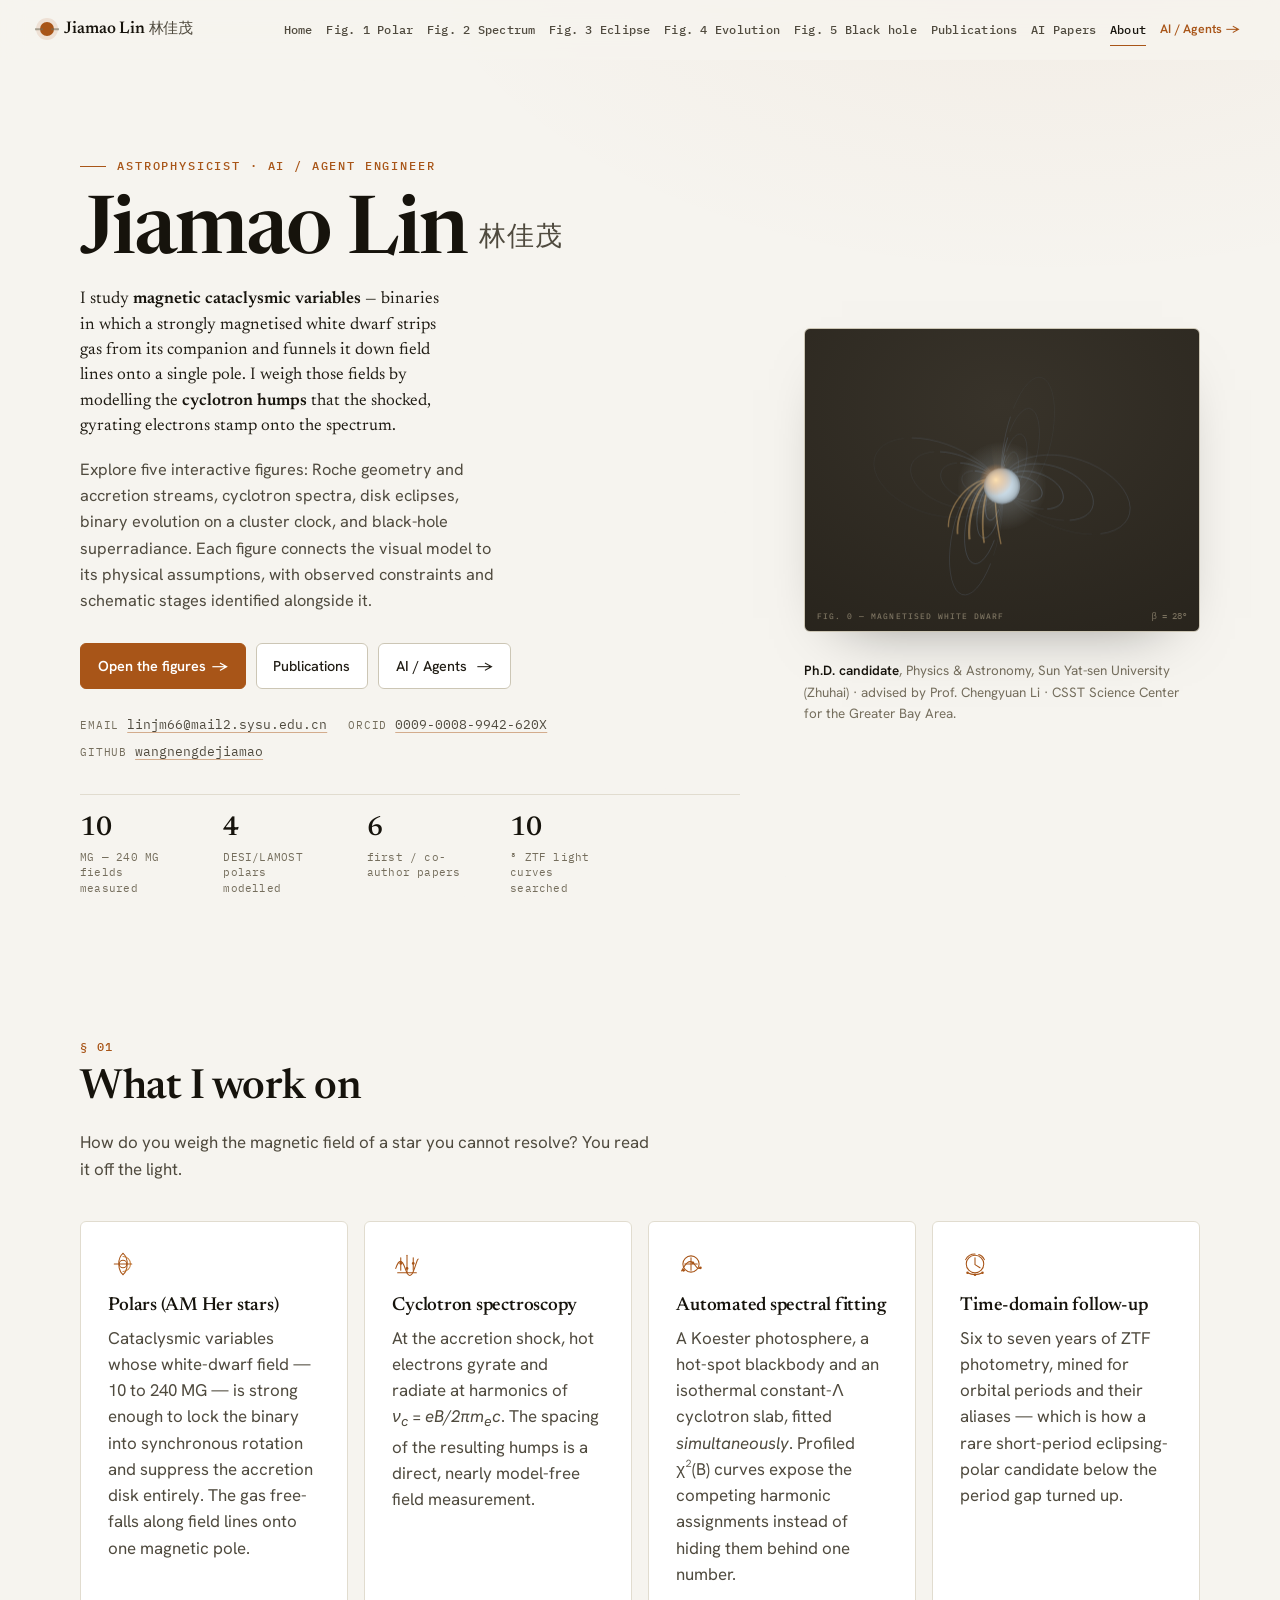
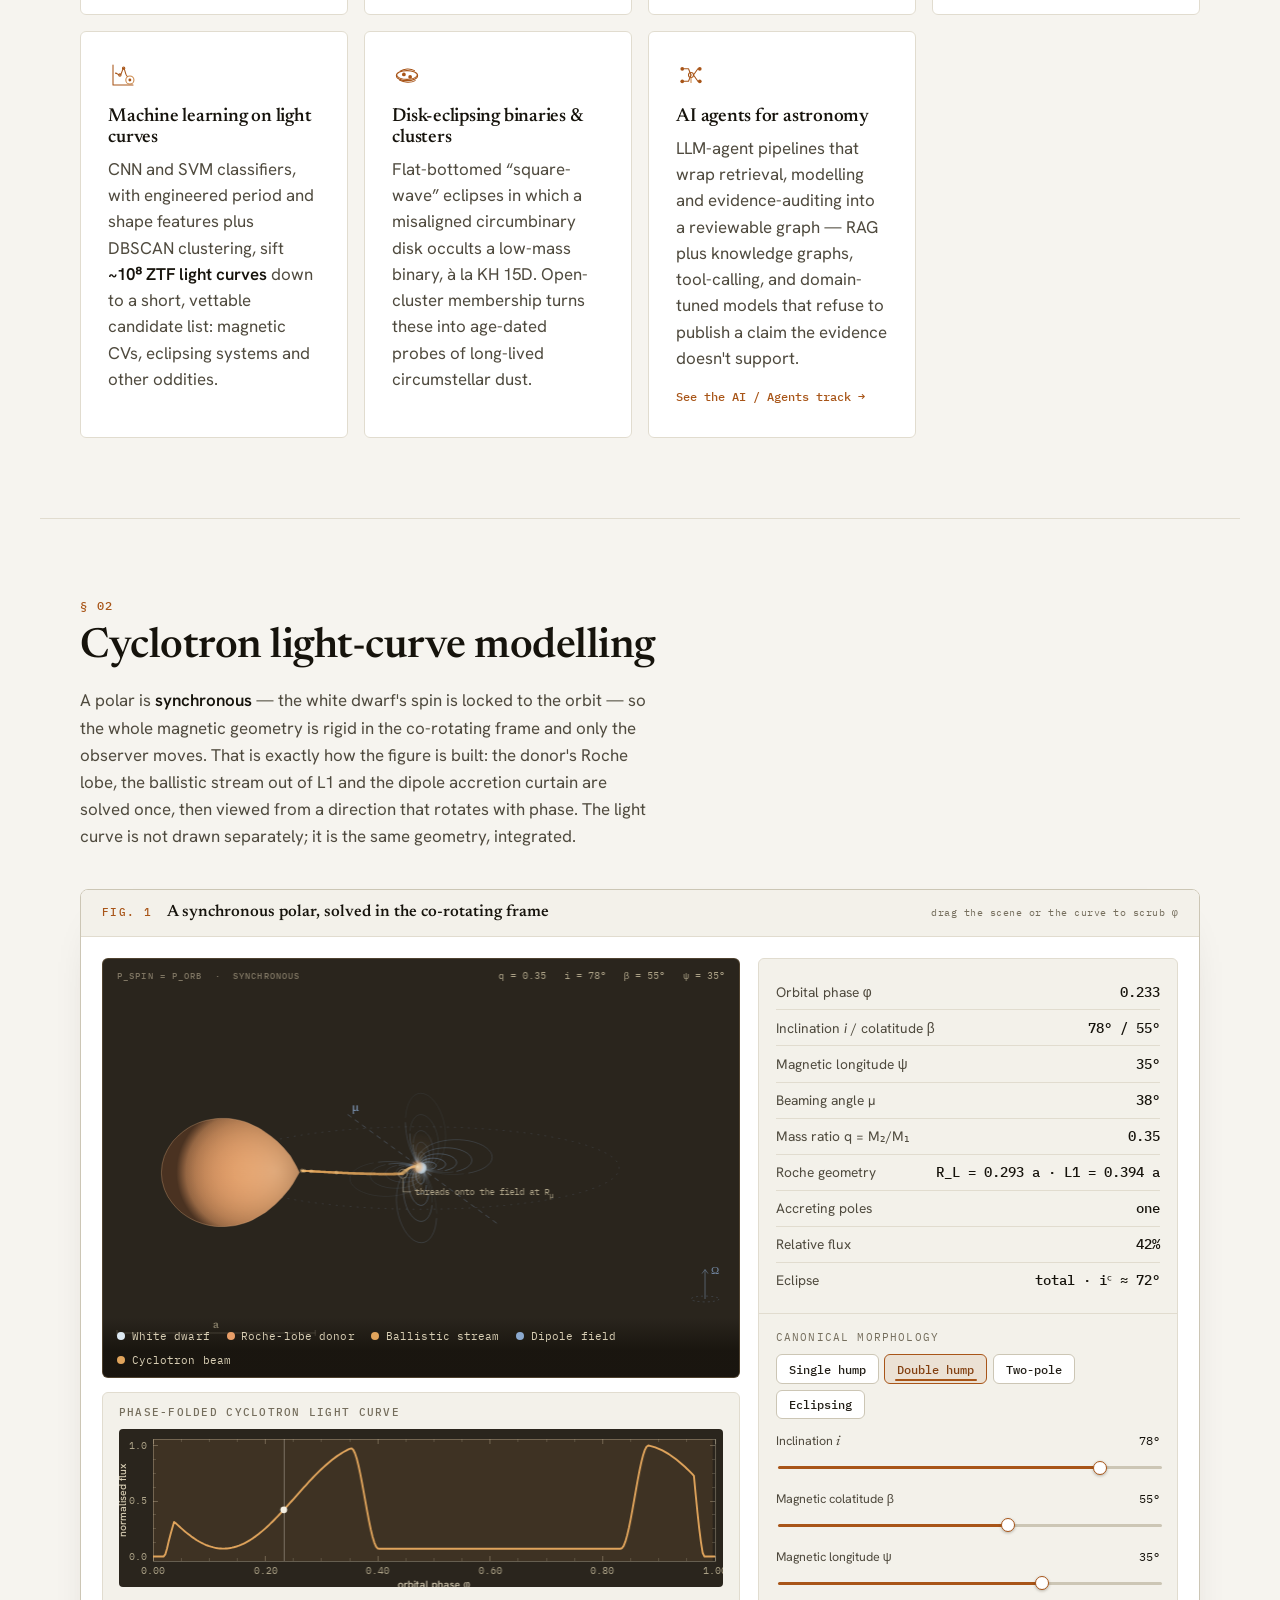
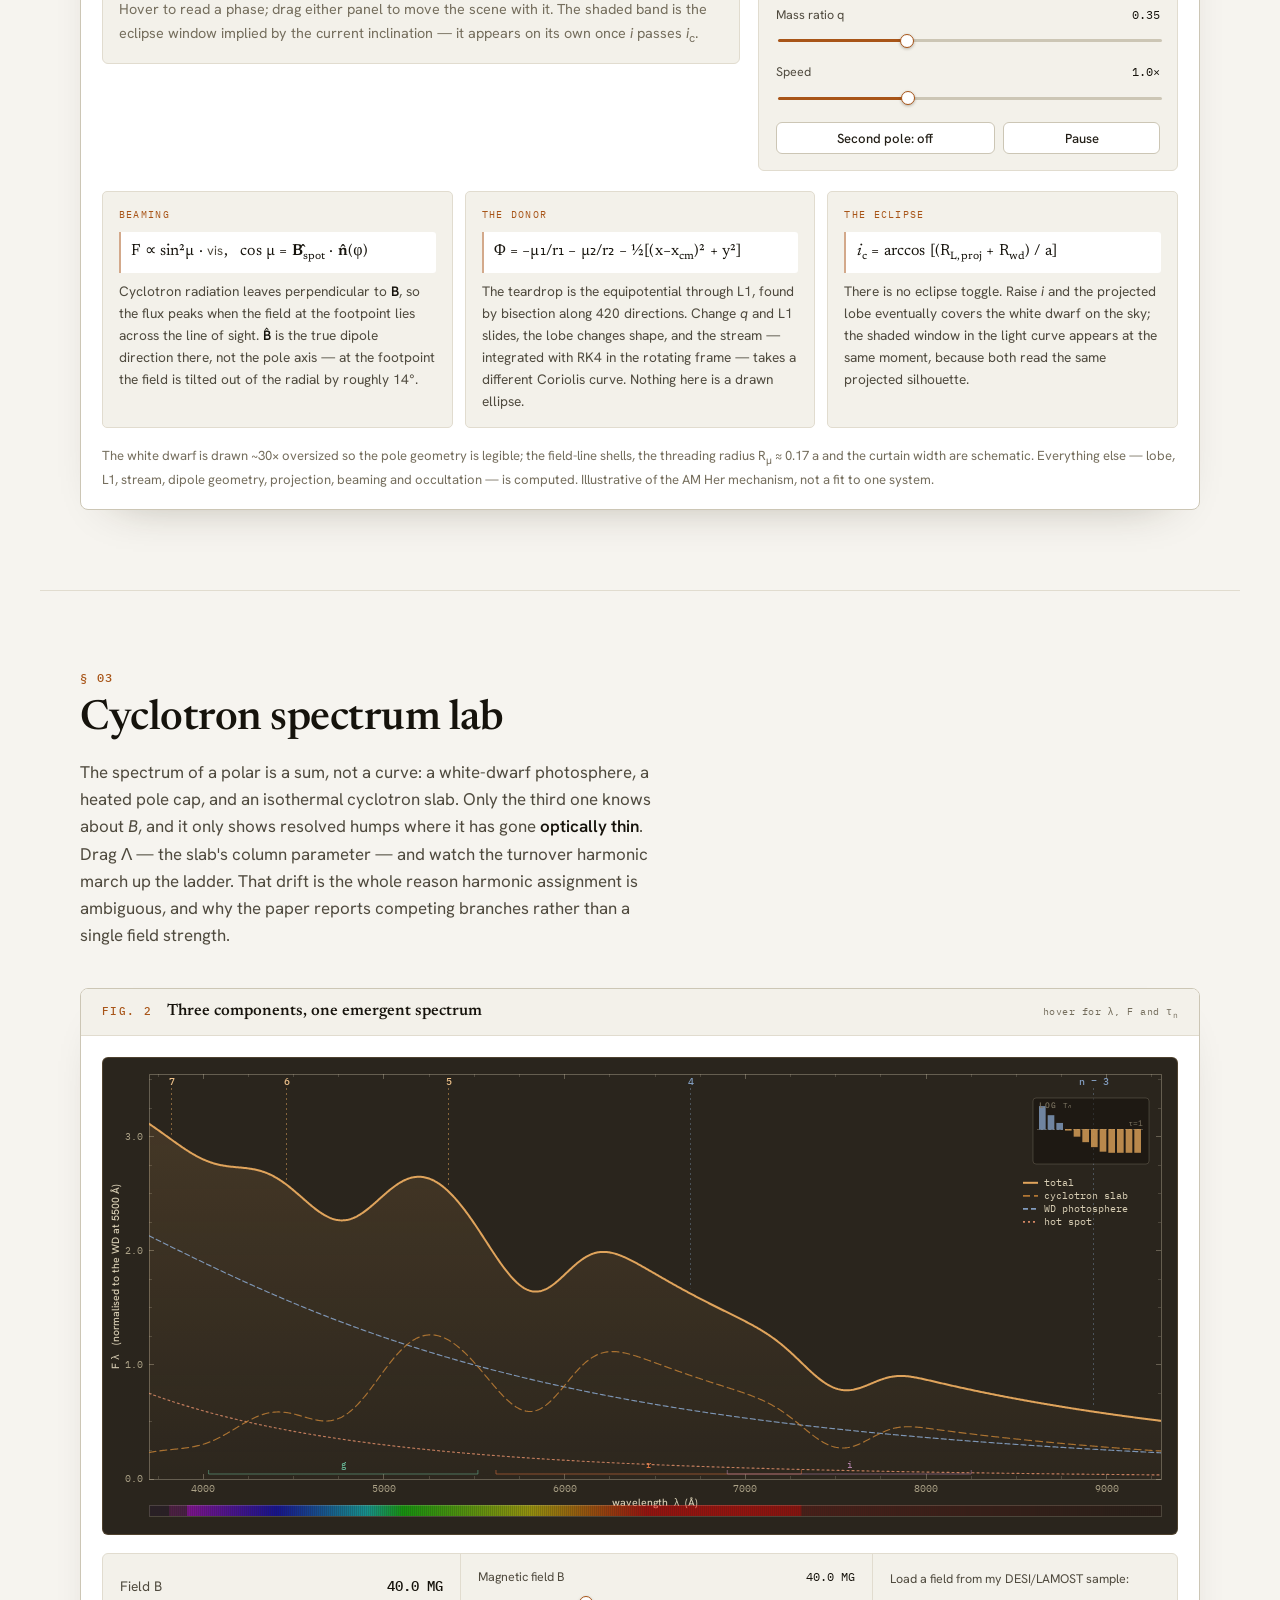
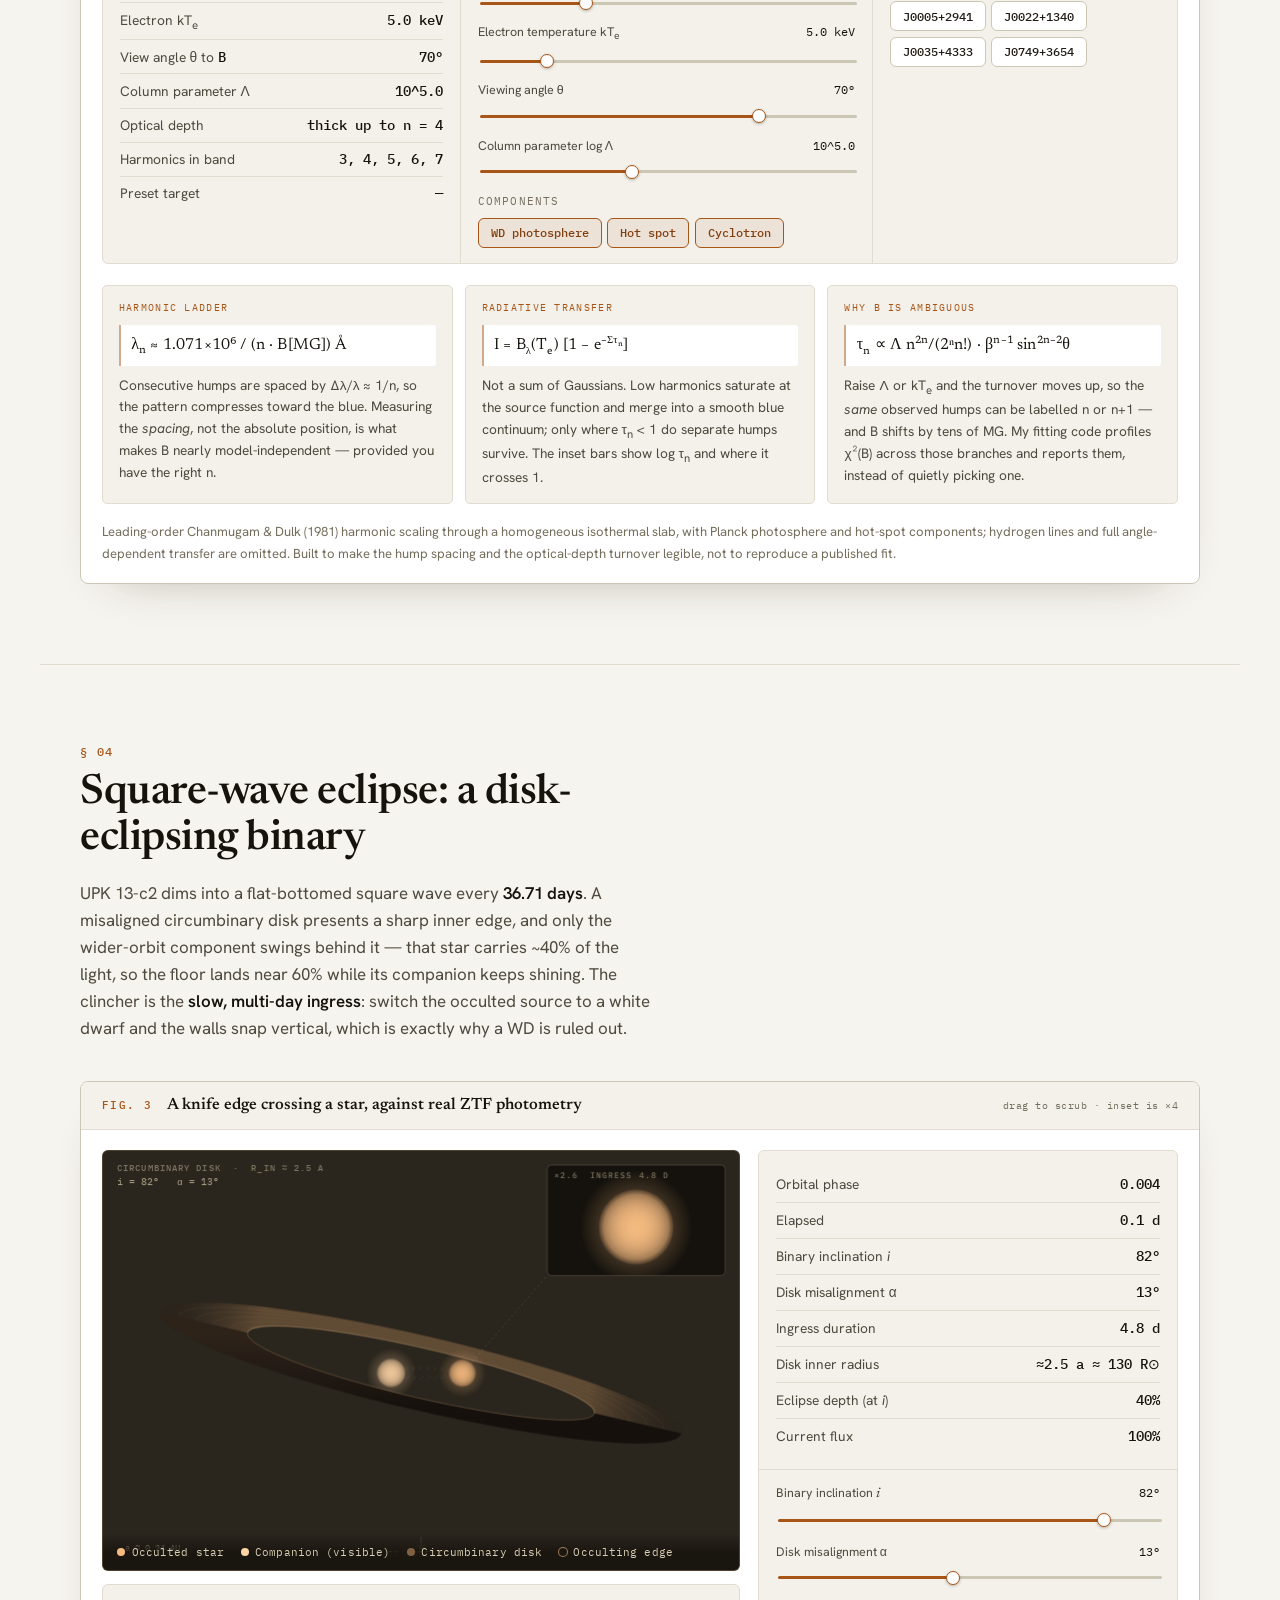
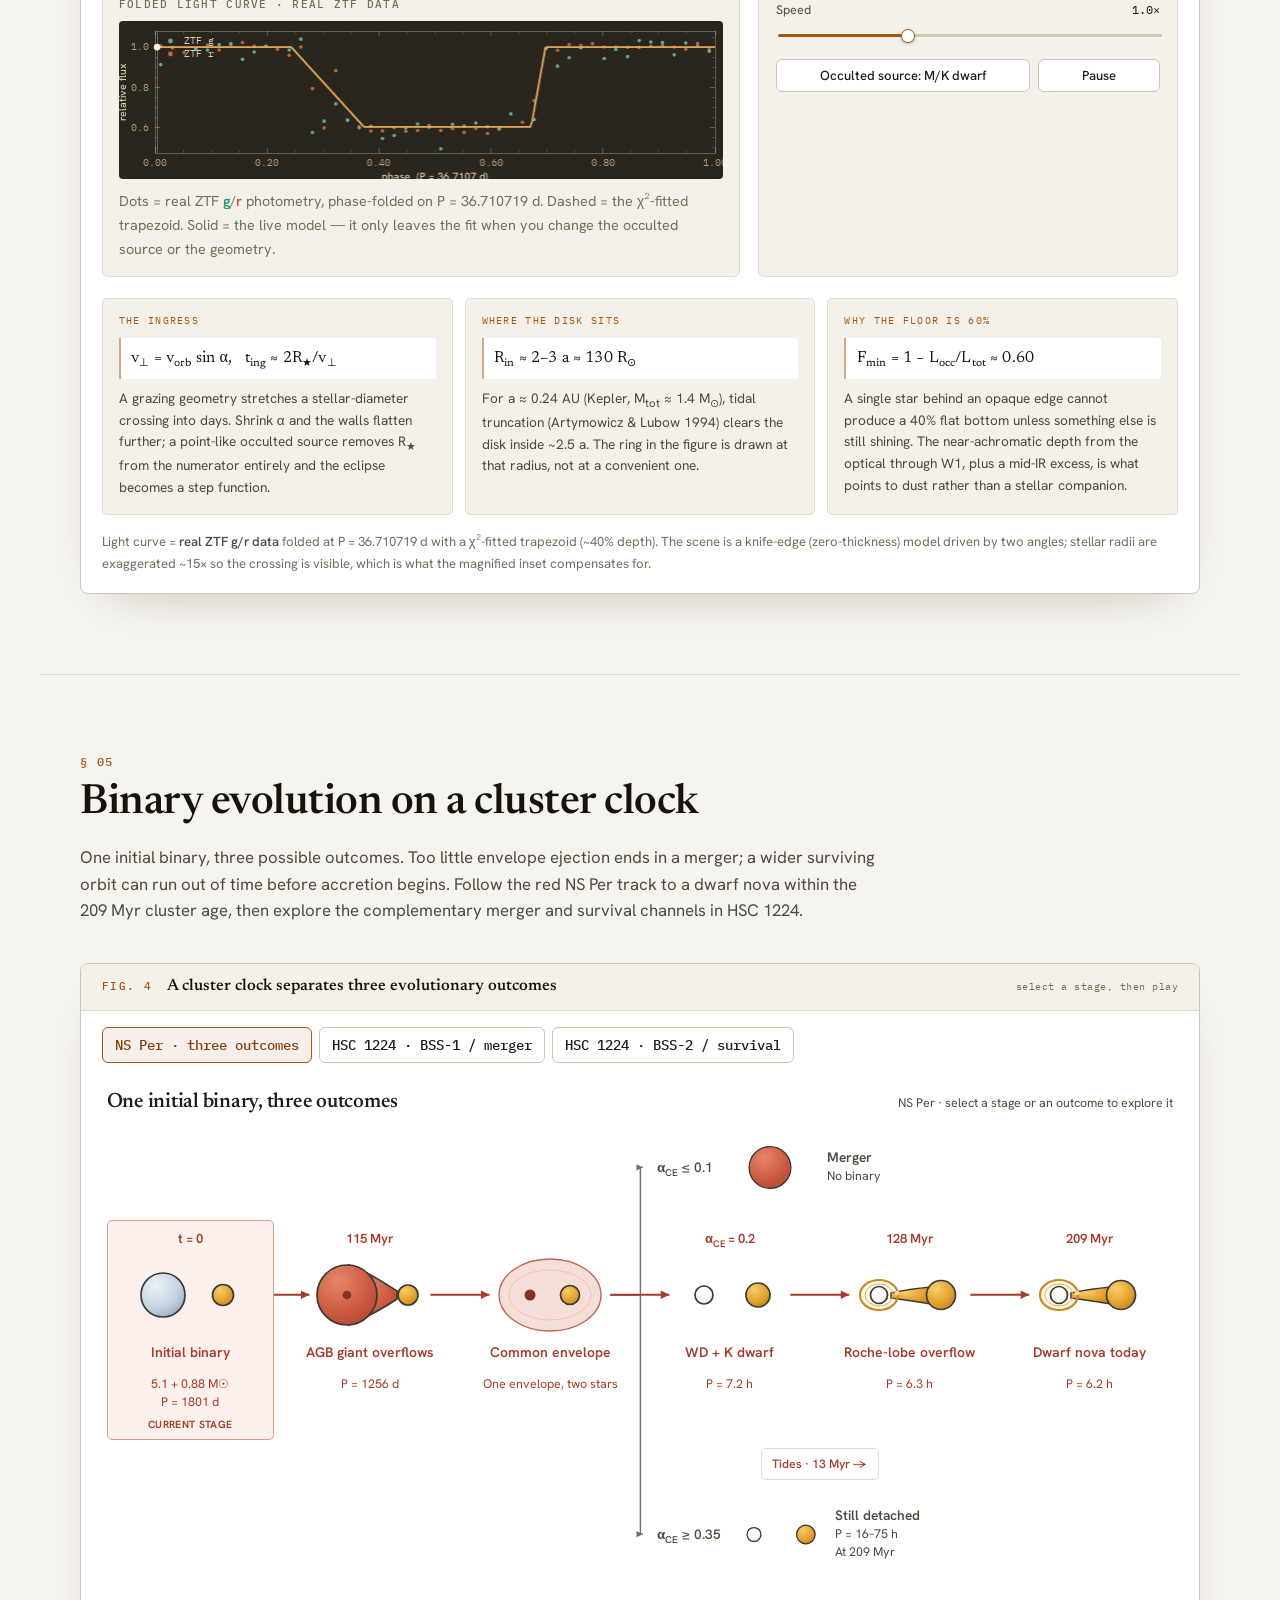
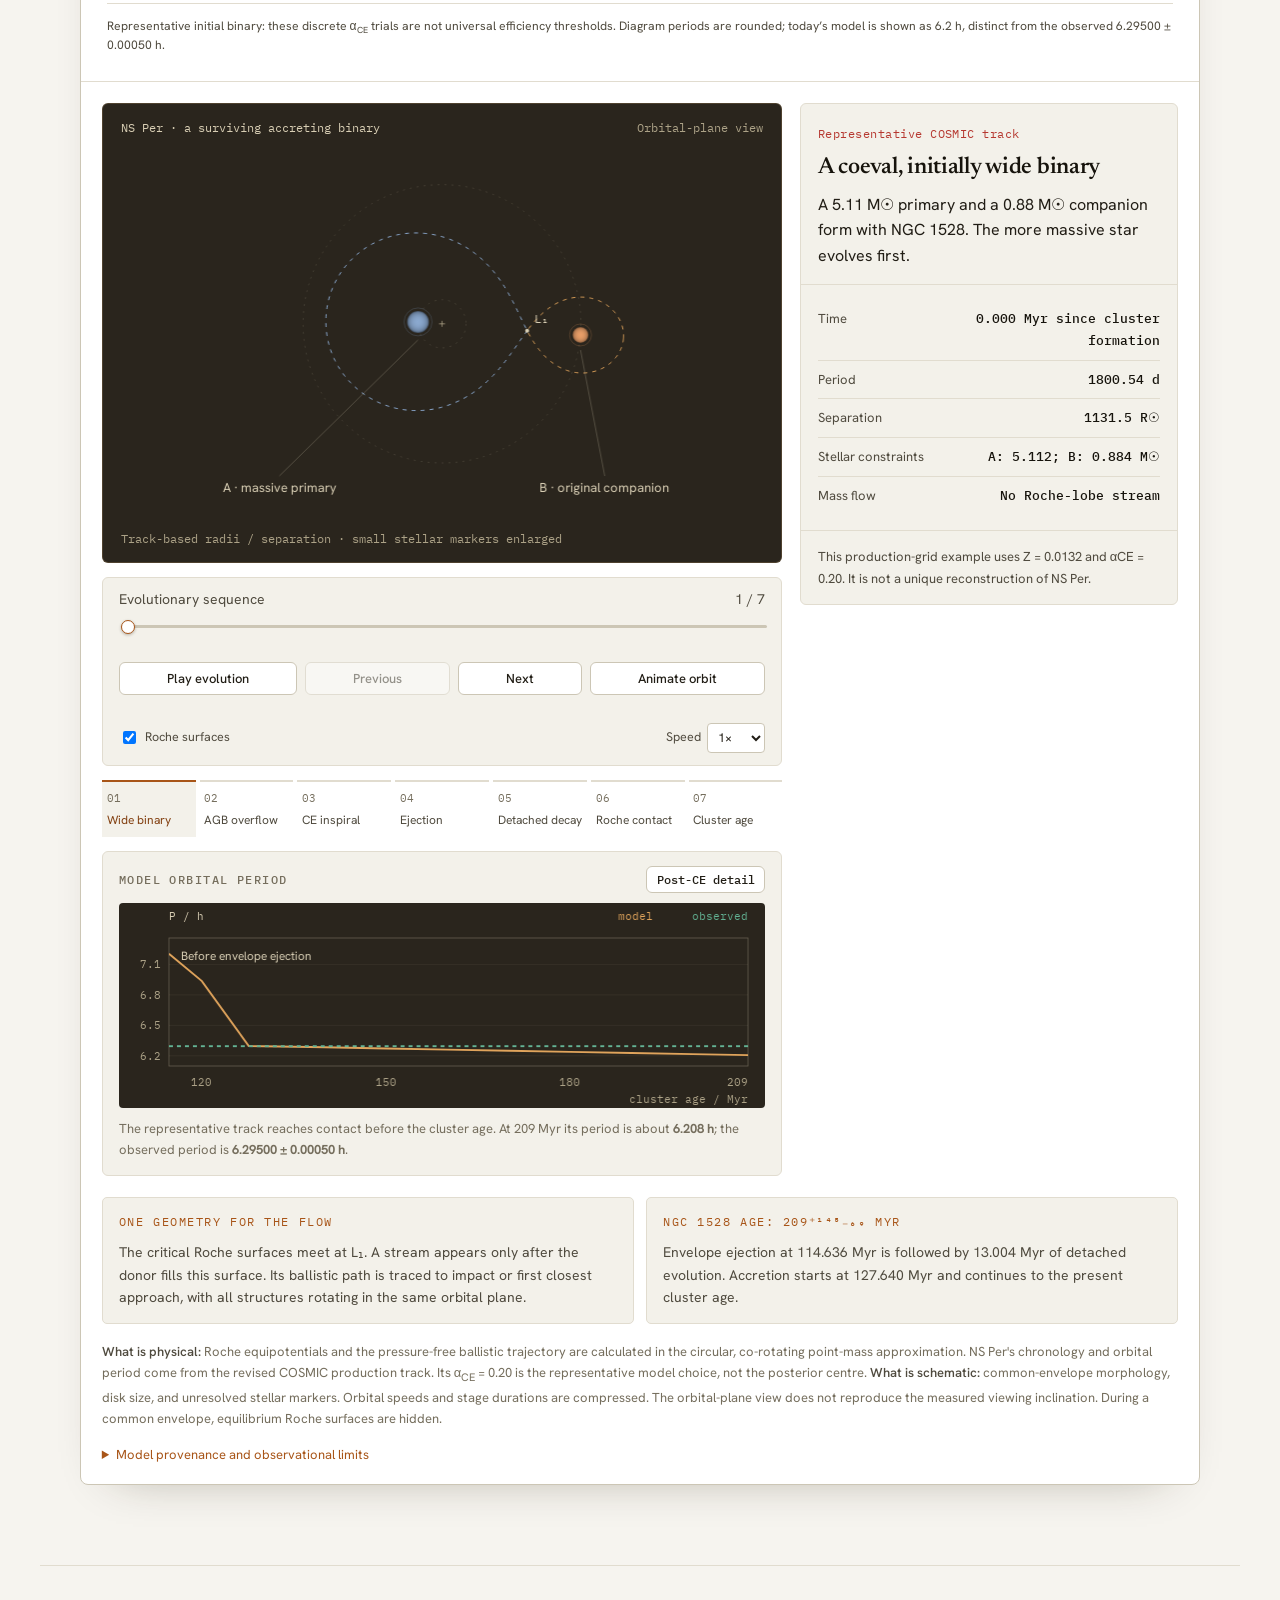
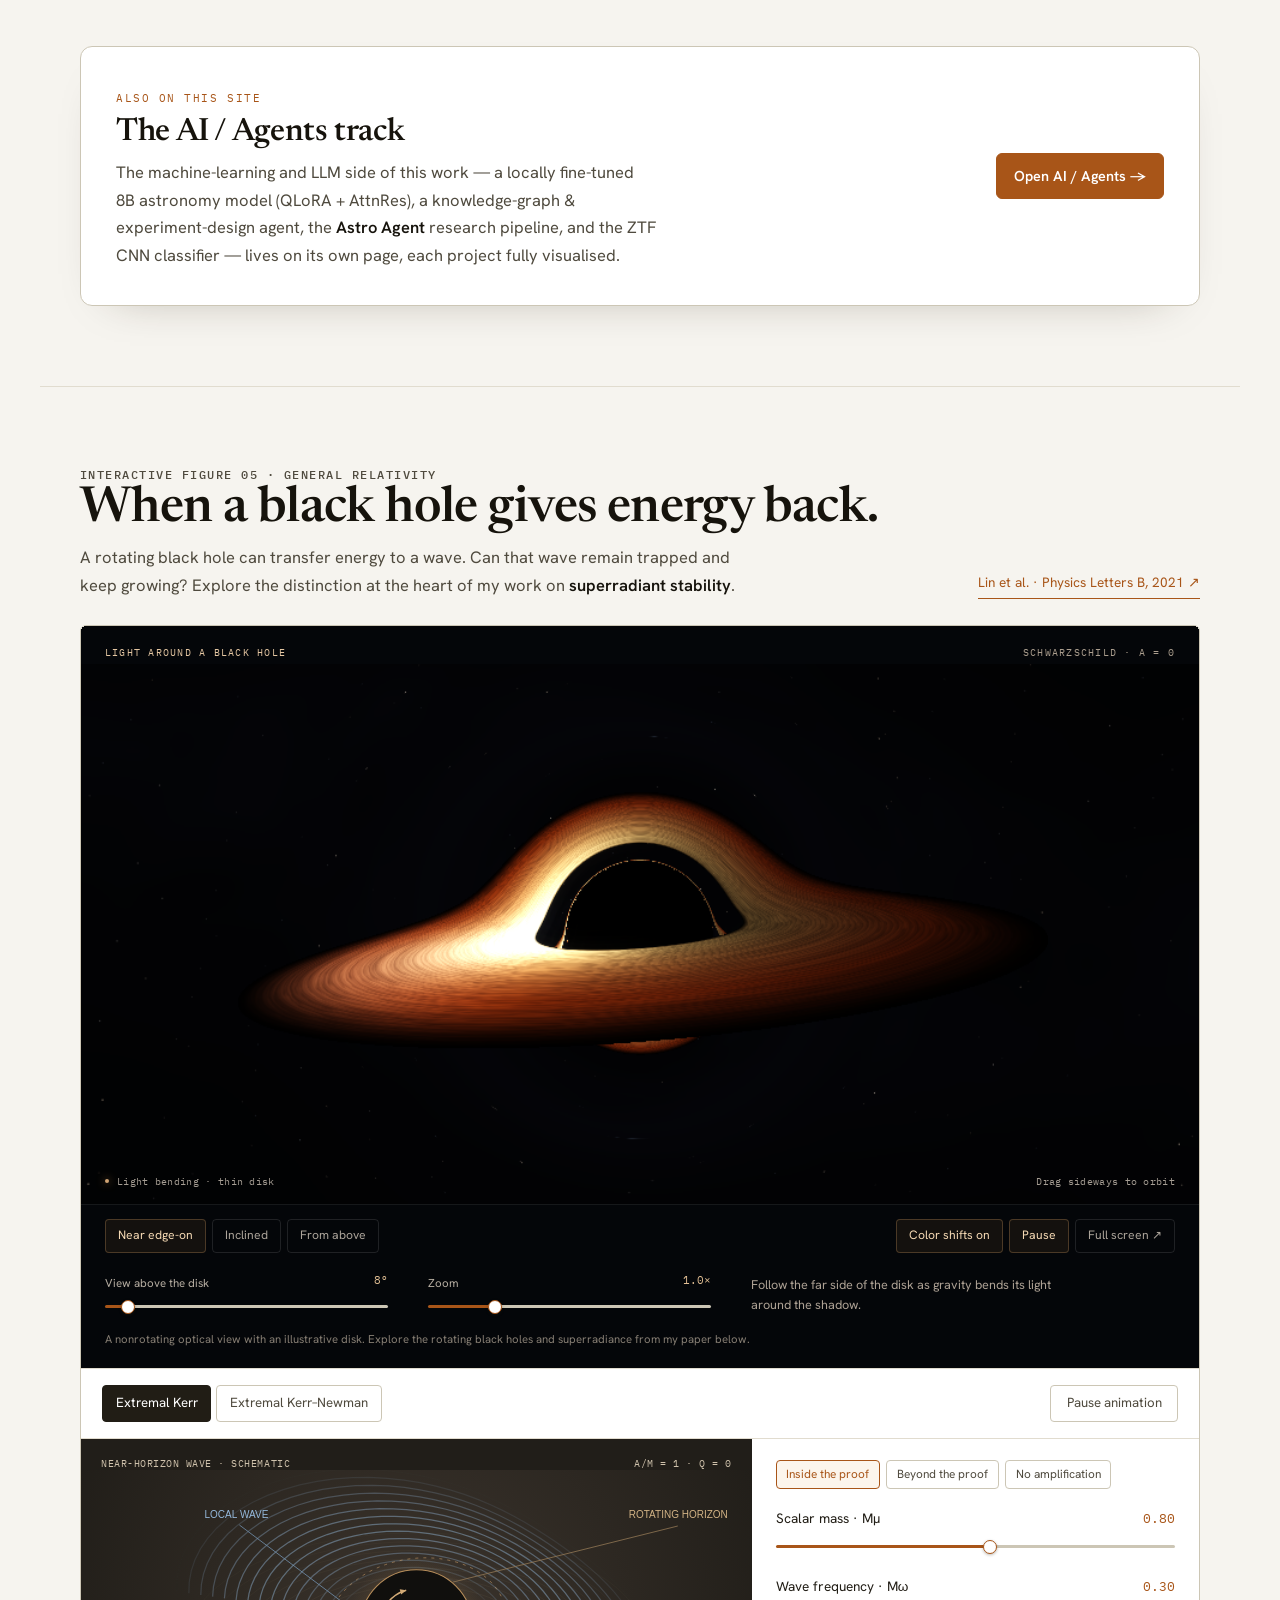
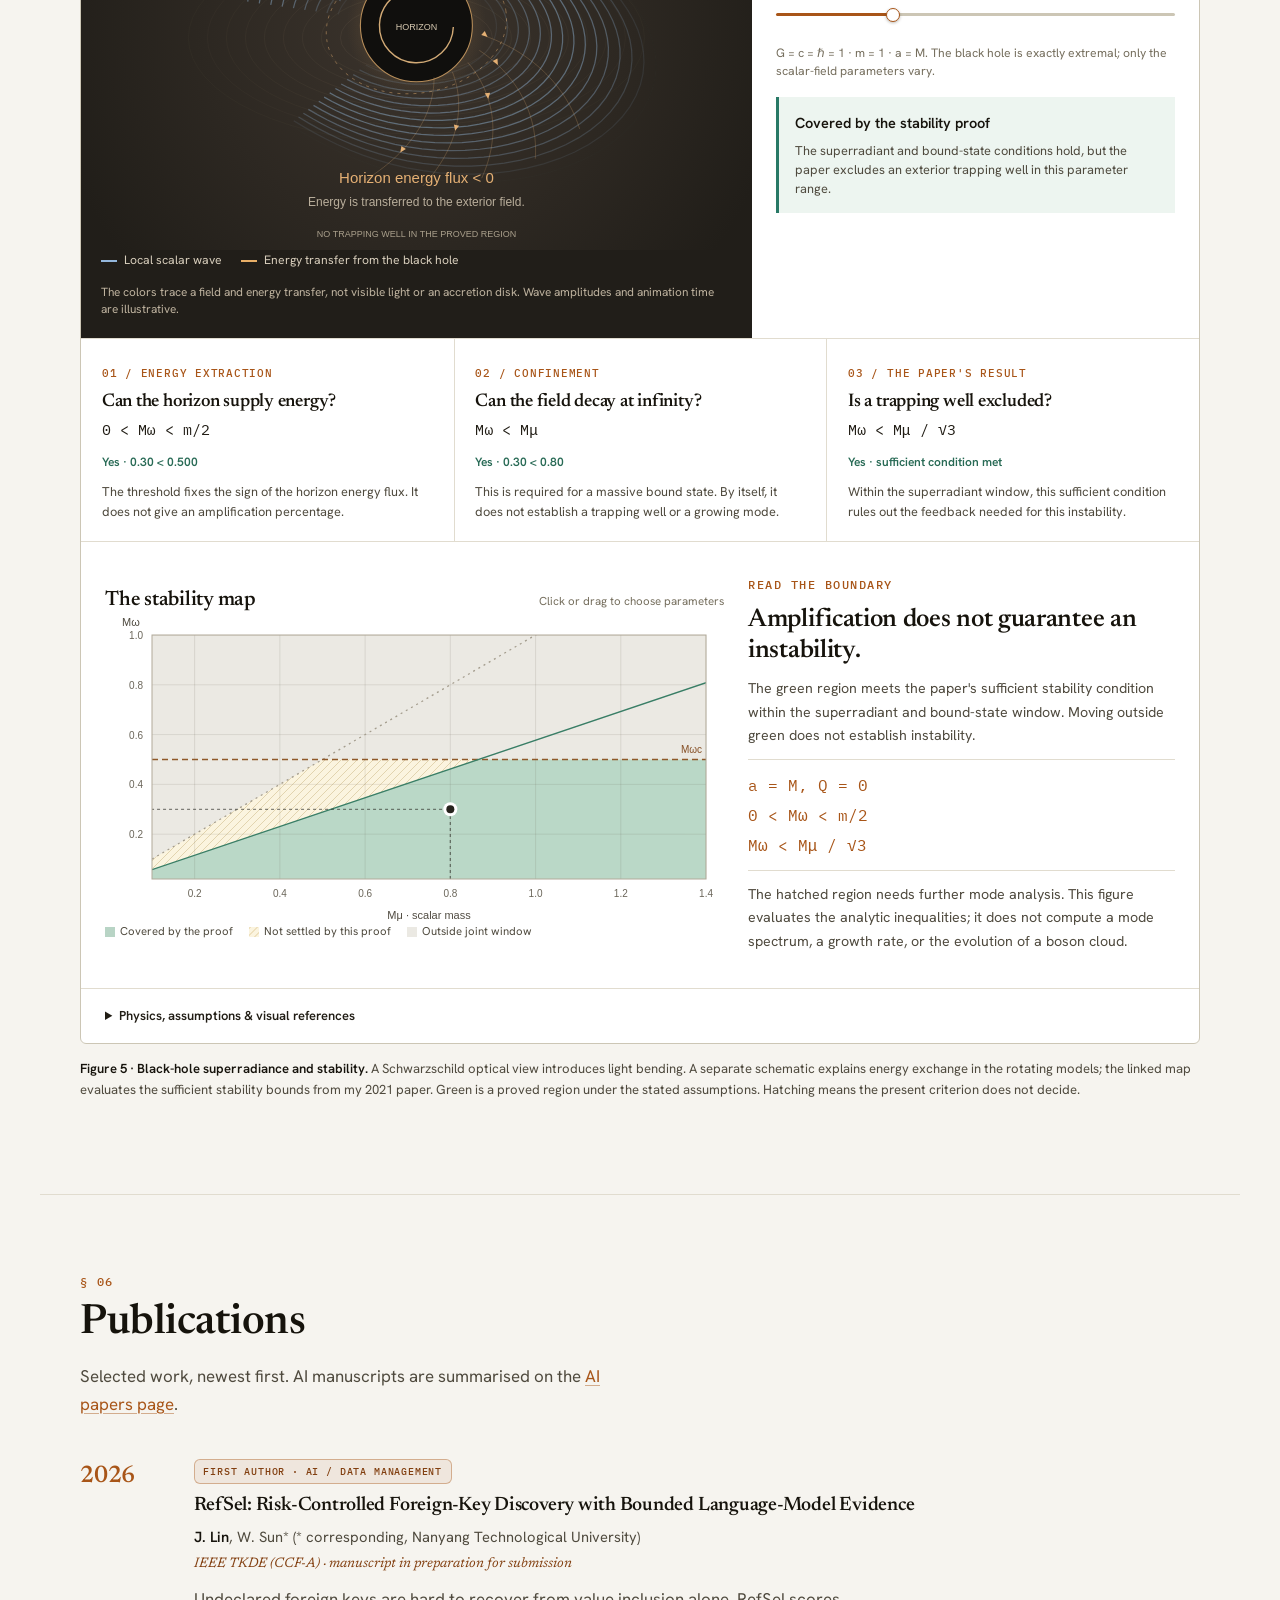
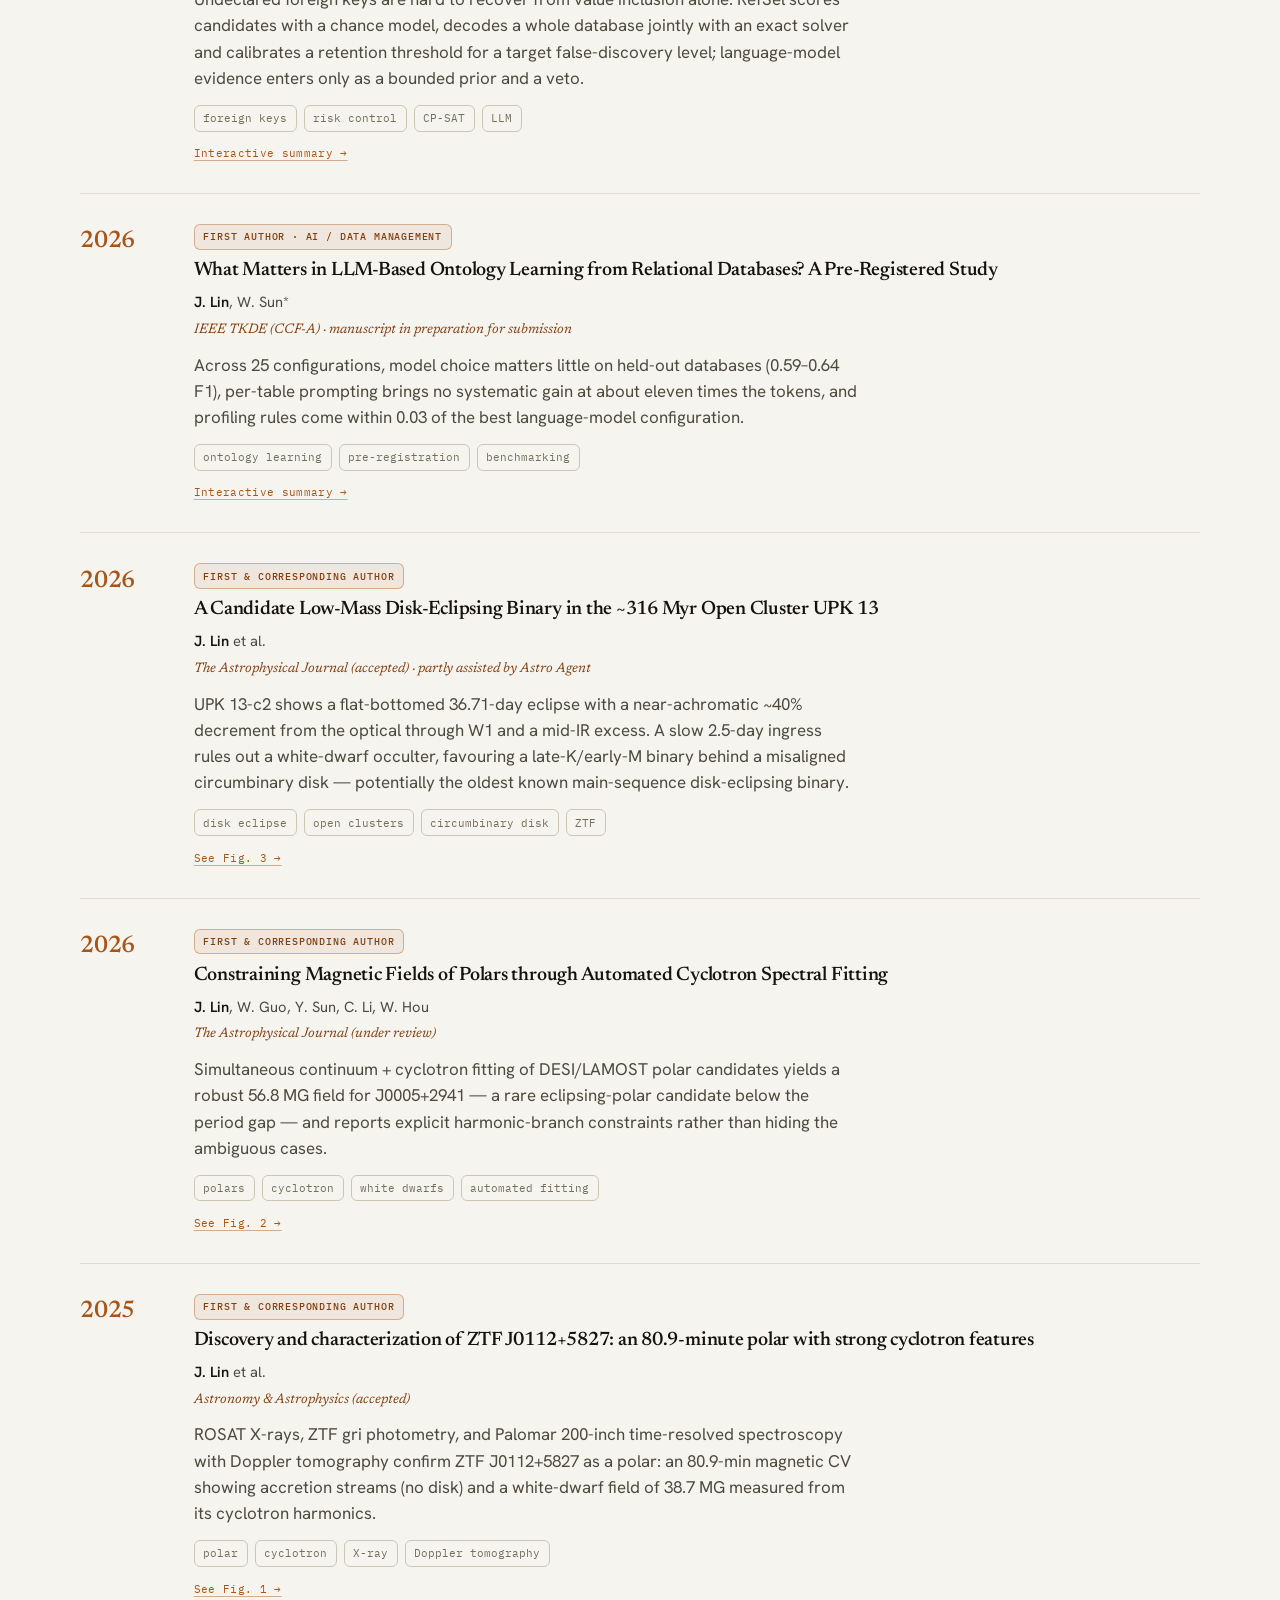
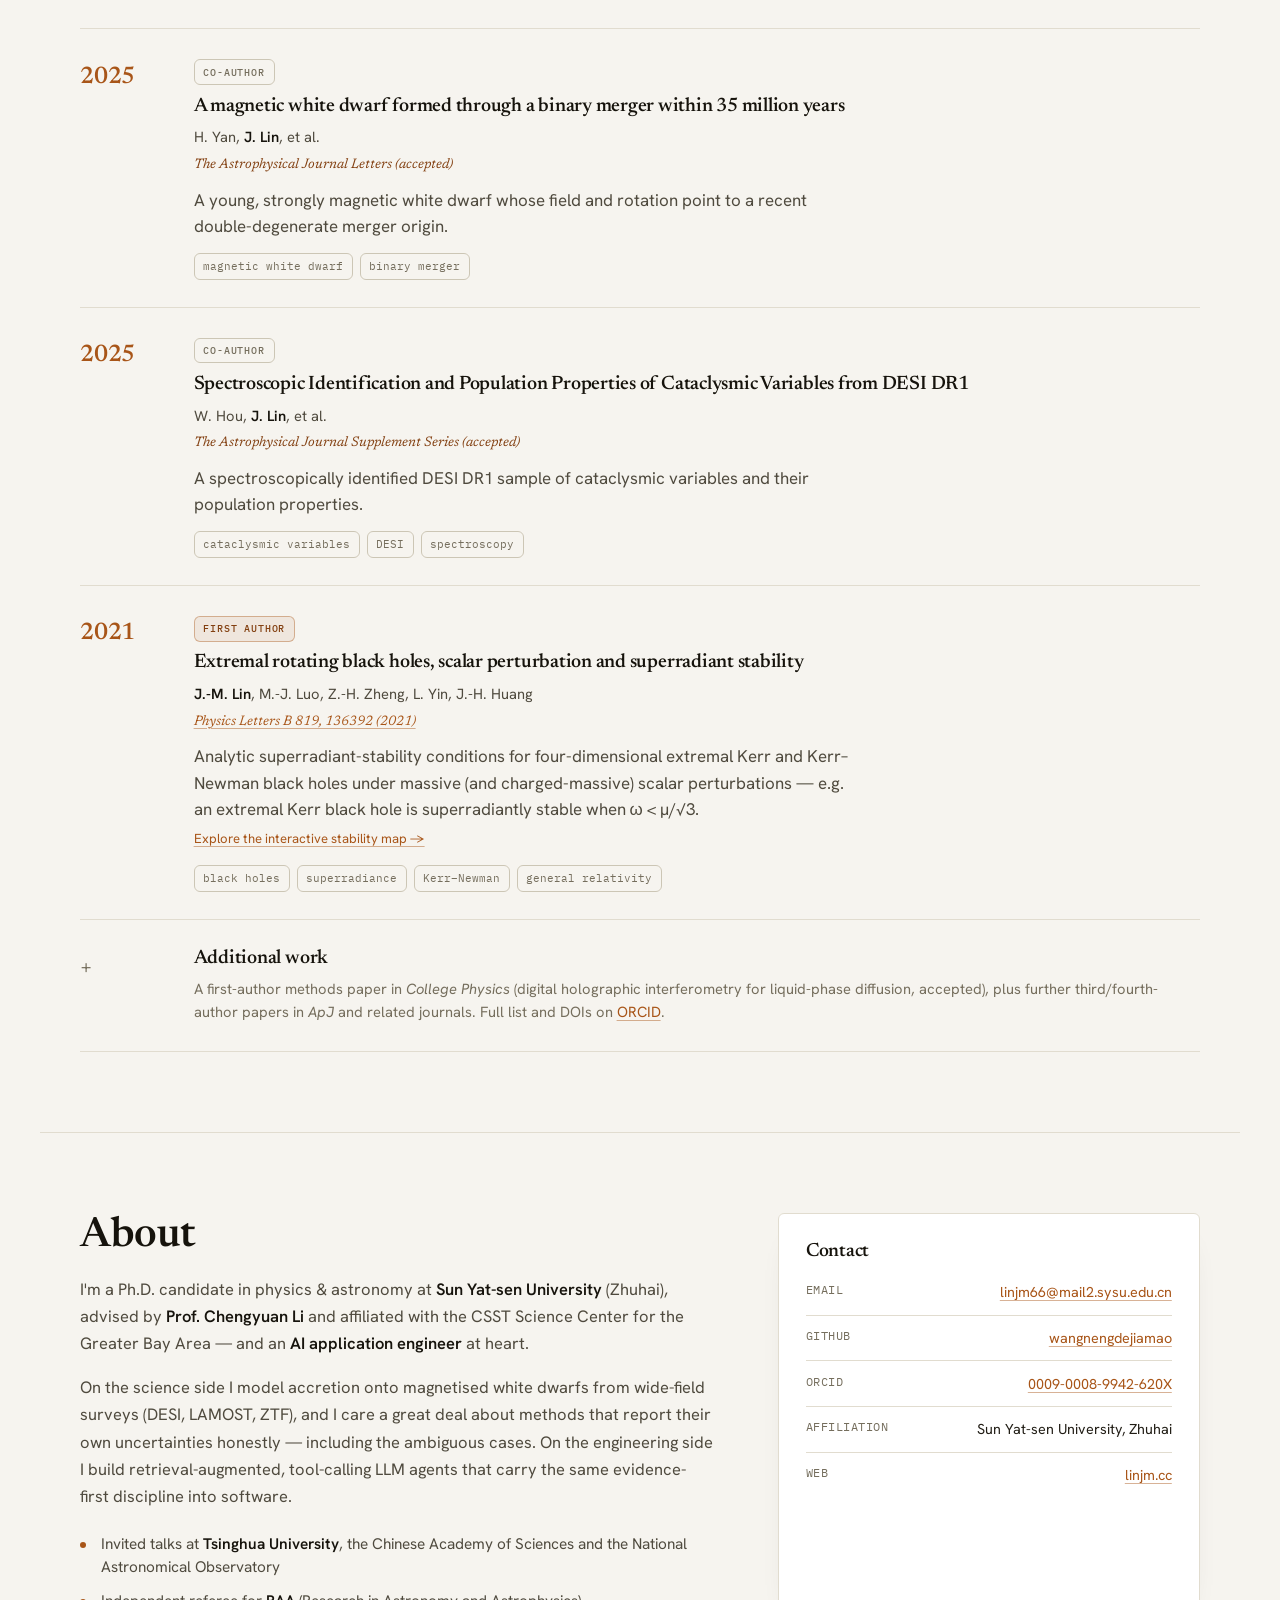
<file: research.html>
<!DOCTYPE html>
<html lang="en">
<head>
<meta charset="UTF-8">
<meta name="viewport" content="width=device-width, initial-scale=1.0">
<title>Research · Jiamao Lin 林佳茂 — Magnetic White Dwarfs &amp; Cyclotron Spectroscopy</title>
<meta name="description" content="Jiamao Lin (林佳茂): astrophysicist at Sun Yat-sen University. Magnetic cataclysmic variables, cyclotron spectroscopy and disk-eclipsing binaries — with the models rebuilt as live, in-browser figures you can drive.">
<meta name="author" content="Jiamao Lin">
<meta property="og:title" content="Jiamao Lin · 林佳茂 — Astrophysics × AI Agents">
<meta property="og:description" content="White dwarfs, polars and cyclotron spectroscopy — and LLM-agent systems for science, including the open-source Astro Agent research pipeline.">
<meta property="og:type" content="website">
<meta property="og:url" content="https://linjm.cc">
<link rel="icon" href="data:image/svg+xml,<svg xmlns='http://www.w3.org/2000/svg' viewBox='0 0 100 100'><circle cx='50' cy='50' r='30' fill='%23a85518'/><circle cx='62' cy='40' r='22' fill='%23140f08'/></svg>">
<link rel="preconnect" href="https://fonts.googleapis.com">
<link rel="preconnect" href="https://fonts.gstatic.com" crossorigin>
<link href="https://fonts.googleapis.com/css2?family=Newsreader:ital,opsz,wght@0,6..72,400;0,6..72,500;0,6..72,560;0,6..72,600;1,6..72,400;1,6..72,500&family=Hanken+Grotesk:wght@400;500;550;600;700&family=IBM+Plex+Mono:wght@400;500&display=swap" rel="stylesheet">
<link rel="stylesheet" href="css/styles.css?v=38">
<link rel="stylesheet" href="css/cosmic-theme.css?v=38">
<link rel="stylesheet" href="css/binary-evolution.css?v=20260914">
<link rel="stylesheet" href="css/binary-evolution-map.css?v=20260914">
<link rel="stylesheet" href="css/superradiance.css?v=20261001d">
</head>
<body>

<canvas id="cosmicBackdrop" class="cosmic-backdrop" aria-hidden="true"></canvas>

<header class="nav" id="nav">
  <a class="brand" href="index.html">
    <span class="brand-mark" aria-hidden="true"></span>
    <span class="brand-name">Jiamao&nbsp;Lin<span class="brand-cn"> 林佳茂</span></span>
  </a>
  <nav class="nav-links" aria-label="Primary">
    <a href="index.html">Home</a>
    <a href="#cyclotron">Fig.&nbsp;1 Polar</a>
    <a href="#spectrum">Fig.&nbsp;2 Spectrum</a>
    <a href="#diskbinary">Fig.&nbsp;3 Eclipse</a>
    <a href="#ceevol">Fig.&nbsp;4 Evolution</a>
    <a href="#superradiance">Fig.&nbsp;5 Black hole</a>
    <a href="#publications">Publications</a>
    <a href="papers.html">AI&nbsp;Papers</a>
    <a href="#about">About</a>
    <a href="ai.html" class="nav-cta">AI&nbsp;/&nbsp;Agents&nbsp;→</a>
  </nav>
  <button class="nav-toggle" id="navToggle" aria-label="Toggle navigation" aria-expanded="false">
    <span></span><span></span><span></span>
  </button>
</header>

<main id="top">

  <!-- ============================ HERO ============================ -->
  <section class="hero">
    <div class="hero-text">
      <p class="eyebrow">Astrophysicist · AI / Agent Engineer</p>
      <h1>Jiamao&nbsp;Lin<span class="cn">林佳茂</span></h1>
      <p class="lede">
        I study <strong>magnetic cataclysmic variables</strong> — binaries in which a
        strongly magnetised white dwarf strips gas from its companion and funnels it
        down field lines onto a single pole. I weigh those fields by modelling the
        <strong>cyclotron humps</strong> that the shocked, gyrating electrons stamp
        onto the spectrum.
      </p>
      <p class="hero-sub">
        Explore five interactive figures: Roche geometry and accretion streams,
        cyclotron spectra, disk eclipses, binary evolution on a cluster clock, and black-hole superradiance.
        Each figure connects the visual model to its physical assumptions,
        with observed constraints and schematic stages identified alongside it.
      </p>
      <div class="hero-links">
        <a class="btn btn-primary" href="#cyclotron">Open the figures <span aria-hidden="true">→</span></a>
        <a class="btn" href="#publications">Publications</a>
        <a class="btn" href="ai.html">AI&nbsp;/&nbsp;Agents&nbsp;<span aria-hidden="true">→</span></a>
      </div>
      <ul class="hero-id">
        <li><span class="k">Email</span><a href="mailto:linjm66@mail2.sysu.edu.cn">linjm66@mail2.sysu.edu.cn</a></li>
        <li><span class="k">ORCID</span><a href="https://orcid.org/0009-0008-9942-620X" target="_blank" rel="noopener">0009-0008-9942-620X</a></li>
        <li><span class="k">GitHub</span><a href="https://github.com/wangnengdejiamao" target="_blank" rel="noopener" id="ghLink">wangnengdejiamao</a></li>
      </ul>
      <ul class="hero-facts">
        <li><span class="num" data-count="10">10</span><span class="lab">MG — 240&nbsp;MG fields measured</span></li>
        <li><span class="num" data-count="4">4</span><span class="lab">DESI/LAMOST polars modelled</span></li>
        <li><span class="num" data-count="6">6</span><span class="lab">first / co-author papers</span></li>
        <li><span class="num" data-count="10">10</span><span class="lab">⁸ ZTF light curves searched</span></li>
      </ul>
    </div>
    <div class="hero-figure">
      <div class="hero-fig-plate">
        <canvas id="heroOrbit" role="img" aria-label="Schematic of a magnetised white dwarf: dipole field lines, an accretion curtain and the beamed cyclotron emission from the hot pole."></canvas>
      </div>
      <p class="hero-fig-cap">
        <b>Ph.D. candidate</b>, Physics &amp; Astronomy, Sun&nbsp;Yat-sen University (Zhuhai) ·
        advised by Prof.&nbsp;Chengyuan&nbsp;Li · CSST Science Center for the Greater Bay Area.
      </p>
    </div>
  </section>

  <!-- ========================== RESEARCH ========================== -->
  <section id="research" class="section">
    <div class="section-head">
      <h2>What I work on</h2>
      <p>How do you weigh the magnetic field of a star you cannot resolve? You read it off the light.</p>
    </div>
    <div class="cards">
      <article class="card">
        <svg class="card-ico" viewBox="0 0 48 48" aria-hidden="true" focusable="false">
          <circle cx="24" cy="24" r="6"></circle>
          <path d="M24 7c-9 7-9 27 0 34"></path>
          <path d="M24 7c9 7 9 27 0 34"></path>
          <path d="M10 24h28"></path>
          <path data-glow d="M24 12a12 12 0 0 1 0 24"></path>
        </svg>
        <h3>Polars (AM&nbsp;Her stars)</h3>
        <p>Cataclysmic variables whose white-dwarf field — 10 to 240&nbsp;MG — is strong
        enough to lock the binary into synchronous rotation and suppress the accretion
        disk entirely. The gas free-falls along field lines onto one magnetic pole.</p>
      </article>
      <article class="card">
        <svg class="card-ico" viewBox="0 0 48 48" aria-hidden="true" focusable="false">
          <path d="M6 31c5-15 10-15 15 0s10 15 15 0 5-15 6-15"></path>
          <path d="M9 38h30"></path>
          <path d="M14 14v20"></path>
          <path d="M24 10v28"></path>
          <path d="M34 14v20"></path>
          <circle data-dot cx="14" cy="23" r="2.2"></circle>
          <circle data-dot cx="24" cy="31" r="2.2"></circle>
          <circle data-dot cx="34" cy="23" r="2.2"></circle>
        </svg>
        <h3>Cyclotron spectroscopy</h3>
        <p>At the accretion shock, hot electrons gyrate and radiate at harmonics of
        <em>ν<sub>c</sub>&nbsp;=&nbsp;eB/2πm<sub>e</sub>c</em>. The spacing of the resulting
        humps is a direct, nearly model-free field measurement.</p>
      </article>
      <article class="card">
        <svg class="card-ico" viewBox="0 0 48 48" aria-hidden="true" focusable="false">
          <path d="M9 35c7-13 12-18 18-13 5 4 7 12 12 8"></path>
          <circle cx="24" cy="24" r="13"></circle>
          <path d="M24 14v20"></path>
          <path d="M14 24h20"></path>
          <circle data-dot cx="12" cy="34" r="2.2"></circle>
          <circle data-dot cx="27" cy="22" r="2.2"></circle>
          <circle data-dot cx="39" cy="30" r="2.2"></circle>
        </svg>
        <h3>Automated spectral fitting</h3>
        <p>A Koester photosphere, a hot-spot blackbody and an isothermal constant-Λ
        cyclotron slab, fitted <em>simultaneously</em>. Profiled χ²(B) curves expose the
        competing harmonic assignments instead of hiding them behind one number.</p>
      </article>
      <article class="card">
        <svg class="card-ico" viewBox="0 0 48 48" aria-hidden="true" focusable="false">
          <circle cx="24" cy="24" r="14"></circle>
          <path d="M24 14v11l8 5"></path>
          <path d="M12 38c8 4 16 4 24 0"></path>
          <path d="M9 17c3-6 8-9 15-9"></path>
          <path d="M39 17c-2-4-5-7-9-8"></path>
          <circle data-dot cx="12" cy="38" r="2"></circle>
          <circle data-dot cx="24" cy="41" r="2"></circle>
          <circle data-dot cx="36" cy="38" r="2"></circle>
        </svg>
        <h3>Time-domain follow-up</h3>
        <p>Six to seven years of ZTF photometry, mined for orbital periods and their
        aliases — which is how a rare short-period eclipsing-polar candidate below the
        period gap turned up.</p>
      </article>
      <article class="card">
        <svg class="card-ico" viewBox="0 0 48 48" aria-hidden="true" focusable="false">
          <path d="M8 8v32h32"></path>
          <path d="M12 21c3 0 4 3 7 3s4-11 6-11 3 13 6 13"></path>
          <circle cx="19" cy="24" r="1.9"></circle>
          <circle cx="25" cy="13" r="1.9"></circle>
          <circle data-glow cx="35" cy="32" r="6.5"></circle>
          <circle data-dot cx="35" cy="32" r="2.3"></circle>
        </svg>
        <h3>Machine learning on light curves</h3>
        <p>CNN and SVM classifiers, with engineered period and shape features plus DBSCAN
        clustering, sift <strong>~10⁸ ZTF light curves</strong> down to a short, vettable
        candidate list: magnetic CVs, eclipsing systems and other oddities.</p>
      </article>
      <article class="card">
        <svg class="card-ico" viewBox="0 0 48 48" aria-hidden="true" focusable="false">
          <ellipse cx="24" cy="25" rx="17" ry="8"></ellipse>
          <path d="M8 25c4 8 28 8 32 0"></path>
          <circle data-dot cx="19" cy="23" r="3"></circle>
          <circle data-dot cx="29" cy="27" r="3"></circle>
          <path d="M13 18c6-4 16-5 23-1"></path>
          <path d="M12 32c7 4 18 5 25 1"></path>
        </svg>
        <h3>Disk-eclipsing binaries &amp; clusters</h3>
        <p>Flat-bottomed “square-wave” eclipses in which a misaligned circumbinary disk
        occults a low-mass binary, à la KH&nbsp;15D. Open-cluster membership turns these
        into age-dated probes of long-lived circumstellar dust.</p>
      </article>
      <article class="card">
        <svg class="card-ico" viewBox="0 0 48 48" aria-hidden="true" focusable="false">
          <circle data-dot cx="10" cy="14" r="3"></circle>
          <circle data-dot cx="10" cy="34" r="3"></circle>
          <circle cx="24" cy="24" r="4"></circle>
          <circle data-dot cx="38" cy="14" r="3"></circle>
          <circle data-dot cx="38" cy="34" r="3"></circle>
          <path d="M13 14h7l4 10"></path>
          <path d="M13 34h7l4-10"></path>
          <path d="M28 24l7-10"></path>
          <path d="M28 24l7 10"></path>
          <path data-glow d="M24 28v8"></path>
        </svg>
        <h3>AI agents for astronomy</h3>
        <p>LLM-agent pipelines that wrap retrieval, modelling and evidence-auditing into a
        reviewable graph — RAG plus knowledge graphs, tool-calling, and domain-tuned models
        that refuse to publish a claim the evidence doesn't support.</p>
        <a class="card-link" href="ai.html">See the AI&nbsp;/&nbsp;Agents track →</a>
      </article>
    </div>
  </section>

  <!-- ==================== FIG. 1 — CYCLOTRON POLAR ================= -->
  <section id="cyclotron" class="section">
    <div class="section-head">
      <h2>Cyclotron light-curve modelling</h2>
      <p>A polar is <strong>synchronous</strong> — the white dwarf's spin is locked to the
      orbit — so the whole magnetic geometry is rigid in the co-rotating frame and only the
      observer moves. That is exactly how the figure is built: the donor's Roche lobe, the
      ballistic stream out of L1 and the dipole accretion curtain are solved once, then
      viewed from a direction that rotates with phase. The light curve is not drawn
      separately; it is the same geometry, integrated.</p>
    </div>

    <figure class="fig">
      <figcaption class="fig-head">
        <span class="fig-no">Fig. 1</span>
        <span class="fig-title">A synchronous polar, solved in the co-rotating frame</span>
        <span class="fig-meta">drag the scene or the curve to scrub φ</span>
      </figcaption>

      <div class="fig-body fig-split">
        <div class="fig-main">
          <div class="cyc-canvas-wrap">
            <canvas id="cycCanvas" role="img"
              aria-label="A Roche-lobe-filling red dwarf feeds a ballistic stream that threads onto the dipole field of a magnetised white dwarf and lands on one magnetic pole, from which cyclotron emission is beamed."></canvas>
            <ul class="cyc-legend">
              <li><i class="dot dot-wd"></i>White dwarf</li>
              <li><i class="dot dot-donor"></i>Roche-lobe donor</li>
              <li><i class="dot dot-stream"></i>Ballistic stream</li>
              <li><i class="dot dot-field"></i>Dipole field</li>
              <li><i class="dot dot-cyc"></i>Cyclotron beam</li>
            </ul>
          </div>
          <div class="lc-wrap">
            <h4>Phase-folded cyclotron light curve</h4>
            <canvas id="lcCanvas" role="img" aria-label="Normalised flux against orbital phase, traced as the accreting pole rotates toward and away from the observer."></canvas>
            <p class="cap">Hover to read a phase; drag either panel to move the scene with it. The
            shaded band is the eclipse window implied by the current inclination — it appears on its
            own once <em>i</em> passes <em>i</em><sub>c</sub>.</p>
          </div>
        </div>

        <aside class="cyc-side">
          <div class="readout">
            <div class="readout-row"><span>Orbital phase φ</span><b id="cycPhase">0.000</b></div>
            <div class="readout-row"><span>Inclination <i>i</i> / colatitude β</span><b id="cycGeom">78° / 55°</b></div>
            <div class="readout-row"><span>Magnetic longitude ψ</span><b id="cycPsi">35°</b></div>
            <div class="readout-row"><span>Beaming angle µ</span><b id="cycMu">—</b></div>
            <div class="readout-row"><span>Mass ratio q = M₂/M₁</span><b id="cycQ">0.35</b></div>
            <div class="readout-row"><span>Roche geometry</span><b id="cycLobe">—</b></div>
            <div class="readout-row"><span>Accreting poles</span><b id="cycPoles">one</b></div>
            <div class="readout-row"><span>Relative flux</span><b id="cycFlux">—</b></div>
            <div class="readout-row"><span>Eclipse</span><b id="cycEcl">—</b></div>
          </div>

          <div class="cyc-controls">
            <div class="seg-group">
              <span class="ctl-label">Canonical morphology</span>
              <div class="seg">
                <button class="chip" data-morph="single">Single hump</button>
                <button class="chip active" data-morph="double">Double hump</button>
                <button class="chip" data-morph="twopole">Two-pole</button>
                <button class="chip" data-morph="eclipse">Eclipsing</button>
              </div>
            </div>
            <label class="ctl">
              <span class="ctl-row"><span>Inclination <i>i</i></span><output></output></span>
              <input type="range" id="cycInc" min="10" max="90" step="1" value="78" data-unit="°">
            </label>
            <label class="ctl">
              <span class="ctl-row"><span>Magnetic colatitude β</span><output></output></span>
              <input type="range" id="cycBeta" min="5" max="88" step="1" value="55" data-unit="°">
            </label>
            <label class="ctl">
              <span class="ctl-row"><span>Magnetic longitude ψ</span><output></output></span>
              <input type="range" id="cycPsi_i" min="-90" max="90" step="1" value="35" data-unit="°">
            </label>
            <label class="ctl">
              <span class="ctl-row"><span>Mass ratio q</span><output></output></span>
              <input type="range" id="cycQ_i" min="0.08" max="0.9" step="0.01" value="0.35" data-dp="2">
            </label>
            <label class="ctl">
              <span class="ctl-row"><span>Speed</span><output></output></span>
              <input type="range" id="cycSpeed" min="0" max="3" step="0.1" value="1" data-dp="1" data-unit="×">
            </label>
            <div class="btn-row">
              <button class="btn btn-sm" id="cycTwoPole" aria-pressed="false">Second pole: off</button>
              <button class="btn btn-sm" id="cycPause" aria-pressed="false">Pause</button>
            </div>
          </div>
        </aside>
      </div>

      <div class="fig-notes">
        <div class="note">
          <span class="note-lab">Beaming</span>
          <p class="eqn">F&nbsp;∝&nbsp;sin²µ&nbsp;·&nbsp;<span class="vis">vis</span>,&nbsp;&nbsp;
            cos&nbsp;µ&nbsp;=&nbsp;<b>B̂</b><sub>spot</sub>&nbsp;·&nbsp;<b>n̂</b>(φ)</p>
          <p class="note-p">Cyclotron radiation leaves perpendicular to <b>B</b>, so the flux
          peaks when the field at the footpoint lies across the line of sight. <b>B̂</b> is the
          true dipole direction there, not the pole axis — at the footpoint the field is tilted
          out of the radial by roughly 14°.</p>
        </div>
        <div class="note">
          <span class="note-lab">The donor</span>
          <p class="eqn">Φ&nbsp;=&nbsp;−µ₁/r₁&nbsp;−&nbsp;µ₂/r₂&nbsp;−&nbsp;½[(x−x<sub>cm</sub>)²&nbsp;+&nbsp;y²]</p>
          <p class="note-p">The teardrop is the equipotential through L1, found by bisection along
          420 directions. Change <em>q</em> and L1 slides, the lobe changes shape, and the
          stream — integrated with RK4 in the rotating frame — takes a different Coriolis
          curve. Nothing here is a drawn ellipse.</p>
        </div>
        <div class="note">
          <span class="note-lab">The eclipse</span>
          <p class="eqn"><i>i</i><sub>c</sub>&nbsp;=&nbsp;arccos&nbsp;[(R<sub>L,proj</sub>&nbsp;+&nbsp;R<sub>wd</sub>)&nbsp;/&nbsp;a]</p>
          <p class="note-p">There is no eclipse toggle. Raise <em>i</em> and the projected lobe
          eventually covers the white dwarf on the sky; the shaded window in the light curve
          appears at the same moment, because both read the same projected silhouette.</p>
        </div>
      </div>

      <figcaption class="fig-foot">
        The white dwarf is drawn ~30× oversized so the pole geometry is legible; the field-line
        shells, the threading radius R<sub>µ</sub>&nbsp;≈&nbsp;0.17&nbsp;a and the curtain width are
        schematic. Everything else — lobe, L1, stream, dipole geometry, projection, beaming and
        occultation — is computed. Illustrative of the AM&nbsp;Her mechanism, not a fit to one system.
      </figcaption>
    </figure>
  </section>

  <!-- ==================== FIG. 2 — SPECTRUM LAB =================== -->
  <section id="spectrum" class="section">
    <div class="section-head">
      <h2>Cyclotron spectrum lab</h2>
      <p>The spectrum of a polar is a sum, not a curve: a white-dwarf photosphere, a heated
      pole cap, and an isothermal cyclotron slab. Only the third one knows about <em>B</em>,
      and it only shows resolved humps where it has gone <strong>optically thin</strong>.
      Drag Λ — the slab's column parameter — and watch the turnover harmonic march up the
      ladder. That drift is the whole reason harmonic assignment is ambiguous, and why the
      paper reports competing branches rather than a single field strength.</p>
    </div>

    <figure class="fig">
      <figcaption class="fig-head">
        <span class="fig-no">Fig. 2</span>
        <span class="fig-title">Three components, one emergent spectrum</span>
        <span class="fig-meta">hover for λ, F and τ<sub>n</sub></span>
      </figcaption>

      <div class="fig-body fig-stack">
        <div class="spec-canvas-wrap">
          <canvas id="specCanvas" role="img"
            aria-label="An optical spectrum decomposed into a white-dwarf photosphere, a hot-spot blackbody and a cyclotron slab whose harmonic humps move as the magnetic field changes."></canvas>
        </div>
        <aside class="spec-side spec-rail">
          <div class="spec-readout">
            <div class="readout-row"><span>Field B</span><b id="specBval">40 MG</b></div>
            <div class="readout-row"><span>Electron kT<sub>e</sub></span><b id="specTval">5 keV</b></div>
            <div class="readout-row"><span>View angle θ to <b>B</b></span><b id="specThetaval">70°</b></div>
            <div class="readout-row"><span>Column parameter Λ</span><b id="specLamval">10^5.0</b></div>
            <div class="readout-row"><span>Optical depth</span><b id="specTurn">—</b></div>
            <div class="readout-row"><span>Harmonics in band</span><b id="specHarm">—</b></div>
            <div class="readout-row"><span>Preset target</span><b id="specTarget">—</b></div>
          </div>
          <div class="spec-controls">
            <label class="ctl">
              <span class="ctl-row"><span>Magnetic field B</span><output></output></span>
              <input type="range" id="specB" min="10" max="120" step="0.5" value="40" data-dp="1" data-unit=" MG">
            </label>
            <label class="ctl">
              <span class="ctl-row"><span>Electron temperature kT<sub>e</sub></span><output></output></span>
              <input type="range" id="specT" min="1" max="25" step="0.5" value="5" data-dp="1" data-unit=" keV">
            </label>
            <label class="ctl">
              <span class="ctl-row"><span>Viewing angle θ</span><output></output></span>
              <input type="range" id="specTheta" min="10" max="90" step="1" value="70" data-unit="°">
            </label>
            <label class="ctl">
              <span class="ctl-row"><span>Column parameter log Λ</span><output></output></span>
              <input type="range" id="specLam" min="3" max="8" step="0.1" value="5" data-dp="1" data-prefix="10^">
            </label>
            <div class="comp-row">
              <span class="ctl-label">Components</span>
              <div class="seg">
                <button class="chip is-on" data-comp="wd" aria-pressed="true">WD photosphere</button>
                <button class="chip is-on" data-comp="spot" aria-pressed="true">Hot spot</button>
                <button class="chip is-on" data-comp="cyc" aria-pressed="true">Cyclotron</button>
              </div>
            </div>
          </div>
          <div class="spec-presets">
            <p>Load a field from my DESI/LAMOST sample:</p>
            <div class="seg">
              <button class="chip" data-b="56.8" data-kt="6" data-p="105.3">J0005+2941</button>
              <button class="chip" data-b="64.4" data-kt="5" data-p="717.4">J0022+1340</button>
              <button class="chip" data-b="51.1" data-kt="7" data-p="143.8">J0035+4333</button>
              <button class="chip" data-b="29.3" data-kt="5" data-p="80.4">J0749+3654</button>
            </div>
          </div>
        </aside>
      </div>

      <div class="fig-notes">
        <div class="note">
          <span class="note-lab">Harmonic ladder</span>
          <p class="eqn">λ<sub>n</sub>&nbsp;≈&nbsp;1.071×10⁶&nbsp;/&nbsp;(n&nbsp;·&nbsp;B[MG])&nbsp;Å</p>
          <p class="note-p">Consecutive humps are spaced by Δλ/λ&nbsp;≈&nbsp;1/n, so the pattern
          compresses toward the blue. Measuring the <em>spacing</em>, not the absolute position,
          is what makes B nearly model-independent — provided you have the right n.</p>
        </div>
        <div class="note">
          <span class="note-lab">Radiative transfer</span>
          <p class="eqn">I&nbsp;=&nbsp;B<sub>λ</sub>(T<sub>e</sub>)&nbsp;[1&nbsp;−&nbsp;e<sup>−Στ<sub>n</sub></sup>]</p>
          <p class="note-p">Not a sum of Gaussians. Low harmonics saturate at the source function
          and merge into a smooth blue continuum; only where τ<sub>n</sub>&nbsp;&lt;&nbsp;1 do
          separate humps survive. The inset bars show log&nbsp;τ<sub>n</sub> and where it crosses 1.</p>
        </div>
        <div class="note">
          <span class="note-lab">Why B is ambiguous</span>
          <p class="eqn">τ<sub>n</sub>&nbsp;∝&nbsp;Λ&nbsp;n<sup>2n</sup>/(2ⁿn!)&nbsp;·&nbsp;β<sup>n−1</sup>&nbsp;sin<sup>2n−2</sup>θ</p>
          <p class="note-p">Raise Λ or kT<sub>e</sub> and the turnover moves up, so the <em>same</em>
          observed humps can be labelled n or n+1 — and B shifts by tens of MG. My fitting code
          profiles χ²(B) across those branches and reports them, instead of quietly picking one.</p>
        </div>
      </div>

      <figcaption class="fig-foot">
        Leading-order Chanmugam &amp; Dulk (1981) harmonic scaling through a homogeneous
        isothermal slab, with Planck photosphere and hot-spot components; hydrogen lines and full
        angle-dependent transfer are omitted. Built to make the hump spacing and the optical-depth
        turnover legible, not to reproduce a published fit.
      </figcaption>
    </figure>
  </section>

  <!-- ================== FIG. 3 — DISK-ECLIPSING BINARY ============= -->
  <section id="diskbinary" class="section">
    <div class="section-head">
      <h2>Square-wave eclipse: a disk-eclipsing binary</h2>
      <p>UPK&nbsp;13-c2 dims into a flat-bottomed square wave every <strong>36.71&nbsp;days</strong>.
      A misaligned circumbinary disk presents a sharp inner edge, and only the wider-orbit
      component swings behind it — that star carries ~40% of the light, so the floor lands near
      60% while its companion keeps shining. The clincher is the <strong>slow, multi-day
      ingress</strong>: switch the occulted source to a white dwarf and the walls snap vertical,
      which is exactly why a WD is ruled out.</p>
    </div>

    <figure class="fig">
      <figcaption class="fig-head">
        <span class="fig-no">Fig. 3</span>
        <span class="fig-title">A knife edge crossing a star, against real ZTF photometry</span>
        <span class="fig-meta">drag to scrub · inset is ×4</span>
      </figcaption>

      <div class="fig-body fig-split">
        <div class="fig-main">
          <div class="cyc-canvas-wrap">
            <canvas id="diskCanvas" role="img"
              aria-label="A misaligned circumbinary dust disk whose inner edge periodically occults one component of a low-mass binary, producing a flat-bottomed light curve."></canvas>
            <ul class="cyc-legend">
              <li><i class="dot" style="background:#f4ba80"></i>Occulted star</li>
              <li><i class="dot" style="background:#ffd5a5"></i>Companion (visible)</li>
              <li><i class="dot" style="background:#7e6042"></i>Circumbinary disk</li>
              <li><i class="dot" style="background:#1d160f;box-shadow:0 0 0 1px rgba(214,172,120,.7)"></i>Occulting edge</li>
            </ul>
          </div>
          <div class="lc-wrap">
            <h4>Folded light curve · real ZTF data</h4>
            <canvas id="diskLc" role="img" aria-label="Flat-bottomed trapezoidal eclipse: ZTF g and r photometry folded on the 36.71 day period, with a fitted trapezoid and the live model."></canvas>
            <p class="cap">Dots&nbsp;= real ZTF <span class="k-g">g</span>/<span class="k-r">r</span>
            photometry, phase-folded on P&nbsp;=&nbsp;36.710719&nbsp;d. Dashed&nbsp;= the χ²-fitted
            trapezoid. Solid&nbsp;= the live model — it only leaves the fit when you change the
            occulted source or the geometry.</p>
          </div>
        </div>

        <aside class="cyc-side">
          <div class="readout">
            <div class="readout-row"><span>Orbital phase</span><b id="diskPhase">0.000</b></div>
            <div class="readout-row"><span>Elapsed</span><b id="diskDays">0.0 d</b></div>
            <div class="readout-row"><span>Binary inclination <i>i</i></span><b id="diskIv">82°</b></div>
            <div class="readout-row"><span>Disk misalignment α</span><b id="diskAlphaR">13°</b></div>
            <div class="readout-row"><span>Ingress duration</span><b id="diskIngress">—</b></div>
            <div class="readout-row"><span>Disk inner radius</span><b id="diskRin">≈2.5 a ≈ 130 R⊙</b></div>
            <div class="readout-row"><span>Eclipse depth (at <i>i</i>)</span><b id="diskDepth">~40%</b></div>
            <div class="readout-row"><span>Current flux</span><b id="diskFlux">100%</b></div>
          </div>

          <div class="cyc-controls">
            <label class="ctl">
              <span class="ctl-row"><span>Binary inclination <i>i</i></span><output></output></span>
              <input type="range" id="diskIncl" min="45" max="88" step="1" value="82" data-unit="°">
            </label>
            <label class="ctl">
              <span class="ctl-row"><span>Disk misalignment α</span><output></output></span>
              <input type="range" id="diskAlpha" min="3" max="25" step="1" value="13" data-unit="°">
            </label>
            <label class="ctl">
              <span class="ctl-row"><span>Speed</span><output></output></span>
              <input type="range" id="diskSpeed" min="0" max="3" step="0.1" value="1" data-dp="1" data-unit="×">
            </label>
            <div class="btn-row">
              <button class="btn btn-sm" id="diskToggle" aria-pressed="false">Occulted source: M/K dwarf</button>
              <button class="btn btn-sm" id="diskPause" aria-pressed="false">Pause</button>
            </div>
          </div>
        </aside>
      </div>

      <div class="fig-notes">
        <div class="note">
          <span class="note-lab">The ingress</span>
          <p class="eqn">v<sub>⊥</sub>&nbsp;=&nbsp;v<sub>orb</sub>&nbsp;sin&nbsp;α,&nbsp;&nbsp;
            t<sub>ing</sub>&nbsp;≈&nbsp;2R<sub>★</sub>/v<sub>⊥</sub></p>
          <p class="note-p">A grazing geometry stretches a stellar-diameter crossing into days.
          Shrink α and the walls flatten further; a point-like occulted source removes
          R<sub>★</sub> from the numerator entirely and the eclipse becomes a step function.</p>
        </div>
        <div class="note">
          <span class="note-lab">Where the disk sits</span>
          <p class="eqn">R<sub>in</sub>&nbsp;≈&nbsp;2–3&nbsp;a&nbsp;≈&nbsp;130&nbsp;R<sub>⊙</sub></p>
          <p class="note-p">For a&nbsp;≈&nbsp;0.24&nbsp;AU (Kepler, M<sub>tot</sub>&nbsp;≈&nbsp;1.4&nbsp;M<sub>⊙</sub>),
          tidal truncation (Artymowicz &amp; Lubow 1994) clears the disk inside ~2.5&nbsp;a. The ring
          in the figure is drawn at that radius, not at a convenient one.</p>
        </div>
        <div class="note">
          <span class="note-lab">Why the floor is 60%</span>
          <p class="eqn">F<sub>min</sub>&nbsp;=&nbsp;1&nbsp;−&nbsp;L<sub>occ</sub>/L<sub>tot</sub>&nbsp;≈&nbsp;0.60</p>
          <p class="note-p">A single star behind an opaque edge cannot produce a 40% flat bottom
          unless something else is still shining. The near-achromatic depth from the optical through
          W1, plus a mid-IR excess, is what points to dust rather than a stellar companion.</p>
        </div>
      </div>

      <figcaption class="fig-foot">
        Light curve = <strong>real ZTF g/r data</strong> folded at P&nbsp;=&nbsp;36.710719&nbsp;d with a
        χ²-fitted trapezoid (~40% depth). The scene is a knife-edge (zero-thickness) model driven by
        two angles; stellar radii are exaggerated ~15× so the crossing is visible, which is what the
        magnified inset compensates for.
      </figcaption>
    </figure>
  </section>

  <!-- ============ FIG. 4 — BINARY EVOLUTION ON A CLUSTER CLOCK ============ -->
  <section id="ceevol" class="section">
    <div class="section-head">
      <h2>Binary evolution on a cluster clock</h2>
      <p>One initial binary, three possible outcomes. Too little envelope ejection ends
      in a merger; a wider surviving orbit can run out of time before accretion begins.
      Follow the red NS&nbsp;Per track to a dwarf nova within the 209&nbsp;Myr cluster age,
      then explore the complementary merger and survival channels in HSC&nbsp;1224.</p>
    </div>
    <figure class="fig" id="binaryEvolution">
      <figcaption class="fig-head"><span class="fig-no">Fig. 4</span>
        <span class="fig-title">A cluster clock separates three evolutionary outcomes</span>
        <span class="fig-meta">select a stage, then play</span>
      </figcaption>
      <div class="be-cases" role="group" aria-label="Evolutionary channel">
        <button class="chip is-on" type="button" data-evolution="nsper" aria-pressed="true">NS Per · three outcomes</button>
        <button class="chip" type="button" data-evolution="tight" aria-pressed="false">HSC 1224 · BSS-1 / merger</button>
        <button class="chip" type="button" data-evolution="wide" aria-pressed="false">HSC 1224 · BSS-2 / survival</button>
      </div>
      <div id="beStoryMap" aria-label="NS Per evolutionary channel overview"></div>
      <div class="fig-body fig-split be-body">
        <div class="fig-main">
          <div class="cyc-canvas-wrap be-scene">
            <canvas id="beCanvas" role="img" aria-label="Binary evolution in the orbital plane: the stars, critical Roche surfaces, stream and disk share one geometry."></canvas>
            <div class="be-scene-head"><span id="beSceneTitle">NS Per · a surviving accreting binary</span><span>Orbital-plane view</span></div>
            <div class="be-scene-foot" id="beScale">Model chronology; stage durations and orbital motion are compressed.</div>
          </div>
          <div class="cyc-controls be-controls">
            <label class="ctl"><span class="ctl-row"><span>Evolutionary sequence</span><span id="beProgressLabel">1 / 7</span></span>
              <input id="beProgress" type="range" min="0" max="1000" step="1" value="0" aria-label="Evolutionary sequence progress">
            </label>
            <div class="btn-row"><button class="btn btn-sm" id="bePlay" type="button">Play evolution</button><button class="btn btn-sm" id="bePrevious" type="button">Previous</button><button class="btn btn-sm" id="beNext" type="button">Next</button><button class="btn btn-sm" id="beOrbit" type="button" aria-pressed="false" title="Keep this stage fixed while the binary orbits">Animate orbit</button></div>
            <div class="be-options"><label><input id="beLobes" type="checkbox" checked> Roche surfaces</label><label>Speed <select id="beSpeed"><option value="0.5">0.5×</option><option value="1" selected>1×</option><option value="2">2×</option></select></label></div>
            <p class="be-motion-note" id="beMotionNote" hidden>Reduced motion is enabled. Select individual stages or use the timeline to explore.</p>
          </div>
          <ol class="be-rail" id="beStages" aria-label="Evolutionary stages"></ol>
          <div class="lc-wrap be-track" id="beTrackWrap" hidden>
            <div class="be-chart-head"><h4>Model orbital period</h4><button class="chip" id="beZoom" type="button" aria-pressed="true">Post-CE detail</button></div>
            <canvas id="bePeriod" role="img" aria-label="The NS Per production track and a cursor driven by the same model state as the binary scene."></canvas>
            <p class="cap">The representative track reaches contact before the cluster age. At 209&nbsp;Myr its period is about <b>6.208&nbsp;h</b>; the observed period is <b>6.29500&nbsp;±&nbsp;0.00050&nbsp;h</b>.</p>
          </div>
        </div>
        <aside class="cyc-side be-side">
          <div class="be-summary" aria-live="polite" aria-atomic="true"><span class="be-kind" id="beKind"></span><h3 id="beTitle"></h3><p id="beDescription"></p></div>
          <div class="readout be-readout" aria-label="Current physical state">
            <div class="readout-row"><span>Time</span><b id="beTime"></b></div>
            <div class="readout-row"><span>Period</span><b id="beP"></b></div>
            <div class="readout-row"><span>Separation</span><b id="beA"></b></div>
            <div class="readout-row"><span>Stellar constraints</span><b id="beMass"></b></div>
            <div class="readout-row"><span>Mass flow</span><b id="beFlow"></b></div>
          </div>
          <div class="be-note" id="beNote"></div>

        </aside>
      </div>
      <div class="fig-notes">
        <div class="note"><span class="note-lab">One geometry for the flow</span><p class="note-p">The critical Roche surfaces meet at L₁. A stream appears only after the donor fills this surface. Its ballistic path is traced to impact or first closest approach, with all structures rotating in the same orbital plane.</p></div>
        <div class="note"><span class="note-lab" id="beClock"></span><p class="note-p" id="beClockNote"></p></div>
      </div>
      <figcaption class="fig-foot">
        <strong>What is physical:</strong> Roche equipotentials and the pressure-free ballistic trajectory are calculated in the circular, co-rotating point-mass approximation. NS&nbsp;Per's chronology and orbital period come from the revised COSMIC production track. Its α<sub>CE</sub>&nbsp;=&nbsp;0.20 is the representative model choice, not the posterior centre.
        <strong>What is schematic:</strong> common-envelope morphology, disk size, and unresolved stellar markers. Orbital speeds and stage durations are compressed. The orbital-plane view does not reproduce the measured viewing inclination. During a common envelope, equilibrium Roche surfaces are hidden.
        <details class="be-sources"><summary>Model provenance and observational limits</summary>
          <p><b>HSC 1224:</b> object identities follow the 12 September 2026 thesis revision. BSS-1 is near Roche contact: transfer may have just ended or continue slowly. WD4 and WD6 are independent merger-remnant candidates; WD2 is the double-white-dwarf candidate in the wider branch. These are different cluster members, not the future identities of BSS-1 or BSS-2. The BSS-2 orbit and the WD2 orbit remain unconfirmed.</p>
          <p><b>NS Per:</b> <i>N_representative_track</i>, 11 September 2026; production grid <i>results_big</i>, binary 143961, Z&nbsp;=&nbsp;0.0132. BPP event nodes preserve the instantaneous CE jump; BCM samples are interpolated consistently for the scene, readouts and cursor. The 209&nbsp;Myr endpoint is interpolated between the 200 and 210&nbsp;Myr samples.</p>
          <p><b>Geometry:</b> the <a href="https://www.aanda.org/articles/aa/pdf/2022/05/aa43094-22.pdf" target="_blank" rel="noopener">synchronous Roche potential</a>; ballistic motion follows Newton's equations in the rotating frame. Gas pressure, shocks, magnetism and envelope hydrodynamics are not simulated.</p>
        </details>
      </figcaption>
    </figure>
  </section>

  <!-- ===================== CROSS-LINK TO AI PAGE ===================== -->
  <section class="section">
    <div class="ai-crosslink">
      <div>
        <span class="door-kicker">Also on this site</span>
        <h2>The AI&nbsp;/&nbsp;Agents track</h2>
        <p>The machine-learning and LLM side of this work — a locally fine-tuned 8B astronomy
        model (QLoRA&nbsp;+&nbsp;AttnRes), a knowledge-graph &amp; experiment-design agent, the
        <strong>Astro&nbsp;Agent</strong> research pipeline, and the ZTF CNN classifier — lives on
        its own page, each project fully visualised.</p>
      </div>
      <a class="btn btn-primary" href="ai.html">Open AI&nbsp;/&nbsp;Agents&nbsp;→</a>
    </div>
  </section>

  <!-- ==================== BLACK-HOLE SUPERRADIANCE ==================== -->
  <section id="superradiance" class="section sr-section" aria-labelledby="srTitle">
    <div class="sr-heading">
      <div>
        <p class="sr-kicker">Interactive figure 05 · General relativity</p>
        <h2 id="srTitle">When a black hole gives energy back.</h2>
        <p>A rotating black hole can transfer energy to a wave. Can that wave remain trapped and keep growing? Explore the distinction at the heart of my work on <strong>superradiant stability</strong>.</p>
      </div>
      <a class="sr-paper" href="https://doi.org/10.1016/j.physletb.2021.136392" target="_blank" rel="noopener">Lin et al. · Physics Letters B, 2021 ↗</a>
    </div>
    <div class="sr-lab">
      <div class="bh-view" id="bhView">
        <div class="bh-topline"><span>Light around a black hole</span><span>Schwarzschild · a = 0</span></div>
        <div class="bh-frame">
          <canvas id="bhCanvas" tabindex="0" role="img" aria-label="Interactive view of a Schwarzschild black hole. A golden accretion disk bends above and below the dark shadow. Drag sideways to orbit; use the angle and zoom controls below. Keyboard: arrow keys orbit and tilt; plus and minus zoom."></canvas>
          <div class="bh-fallback" id="bhFallback" hidden><p>Preparing the black-hole view…</p><span>Camera and zoom controls remain available.</span></div>
          <div class="bh-corner"><span class="bh-dot"></span><span id="bhMode">Light bending · thin disk</span></div>
          <div class="bh-gesture" aria-hidden="true">Drag sideways to orbit</div>
        </div>
        <div class="bh-tools">
          <div class="bh-views" role="group" aria-label="Viewing angle presets">
            <button type="button" data-bh-view="edge" aria-pressed="true">Near edge-on</button>
            <button type="button" data-bh-view="tilt" aria-pressed="false">Inclined</button>
            <button type="button" data-bh-view="top" aria-pressed="false">From above</button>
          </div>
          <div class="bh-actions">
            <button type="button" id="bhDoppler" aria-pressed="true">Color shifts on</button>
            <button type="button" id="bhPlay" aria-pressed="true">Pause</button>
            <button type="button" id="bhFullscreen" aria-label="Enter full screen">Full screen ↗</button>
          </div>
        </div>
        <div class="bh-tuning">
          <label for="bhTilt">View above the disk <output id="bhTiltValue" for="bhTilt">8°</output><input type="range" id="bhTilt" min="3" max="85" step="1" value="8"></label>
          <label for="bhZoom">Zoom <output id="bhZoomValue" for="bhZoom">1.0×</output><input type="range" id="bhZoom" min="0.8" max="1.7" step="0.05" value="1"></label>
          <p>Follow the far side of the disk as gravity bends its light around the shadow.</p>
        </div>
        <p class="bh-note">A nonrotating optical view with an illustrative disk. Explore the rotating black holes and superradiance from my paper below.</p>
      </div>

      <div class="sr-toolbar">
        <div class="sr-tabs" role="group" aria-label="Black-hole family">
          <button class="sr-tab" type="button" data-sr-family="kerr" aria-pressed="true">Extremal Kerr</button>
          <button class="sr-tab" type="button" data-sr-family="kn" aria-pressed="false">Extremal Kerr–Newman</button>
        </div>
        <button class="sr-play" id="srPlay" type="button" aria-pressed="true">Pause animation</button>
      </div>
      <div class="sr-stage-grid">
        <div class="sr-visual">
          <div class="sr-plate-label"><span>Near-horizon wave · schematic</span><span id="srGeometry">a/M = 1 · Q = 0</span></div>
          <canvas id="srScene" role="img" aria-label="Local scalar-wave schematic around an extremal black hole. Blue wavefronts approach the horizon; amber paths indicate energy transfer when the superradiant condition holds."></canvas>
          <div class="sr-legend"><span>Local scalar wave</span><span id="srEnergyLegend">Energy transfer from the black hole</span></div>
          <p class="sr-visual-note">The colors trace a field and energy transfer, not visible light or an accretion disk. Wave amplitudes and animation time are illustrative.</p>
        </div>
        <div class="sr-controls">
          <div class="sr-presets" role="group" aria-label="Example parameter choices">
            <button class="sr-preset" type="button" data-sr-preset="stable" aria-pressed="true">Inside the proof</button>
            <button class="sr-preset" type="button" data-sr-preset="unresolved" aria-pressed="false">Beyond the proof</button>
            <button class="sr-preset" type="button" data-sr-preset="no-amplification" aria-pressed="false">No amplification</button>
          </div>
          <label class="sr-field" for="srMu"><span class="sr-field-head"><span>Scalar mass · Mμ</span><output id="srMuValue" for="srMu">0.80</output></span><input id="srMu" type="range" min="0.10" max="1.40" step="0.01" value="0.80"></label>
          <label class="sr-field" for="srOmega"><span class="sr-field-head"><span>Wave frequency · Mω</span><output id="srOmegaValue" for="srOmega">0.30</output></span><input id="srOmega" type="range" min="0.02" max="1.00" step="0.01" value="0.30"></label>
          <div id="srChargedControls" hidden>
            <label class="sr-field" for="srSpin"><span class="sr-field-head"><span>Rotation · k = a/M</span><output id="srSpinValue" for="srSpin">0.60</output></span><input id="srSpin" type="range" min="0" max="0.98" step="0.01" value="0.60"></label>
            <label class="sr-field" for="srCharge"><span class="sr-field-head"><span>Field–hole charge coupling · qQ</span><output id="srChargeValue" for="srCharge">0.30</output></span><input id="srCharge" type="range" min="-0.40" max="0.80" step="0.01" value="0.30"></label>
          </div>
          <p class="sr-assumption" id="srAssumptions">G = c = ℏ = 1 · m = 1 · a = M. The black hole is exactly extremal; only the scalar-field parameters vary.</p>
          <div class="sr-result" id="srResult" data-status="stable" role="status" aria-live="polite" aria-atomic="true">
            <strong id="srResultTitle">Covered by the stability proof</strong><p id="srResultText">The superradiant and bound-state conditions hold, but the paper excludes an exterior trapping well in this parameter range.</p>
          </div>
        </div>
      </div>
      <div class="sr-status-strip">
        <div class="sr-status-cell"><span class="sr-step-number">01 / ENERGY EXTRACTION</span><h3>Can the horizon supply energy?</h3><span class="sr-equation" id="srWindowFormula">0 &lt; Mω &lt; m/2</span><span class="sr-check" id="srWindowCheck">Yes · 0.30 &lt; 0.50</span><p>The threshold fixes the sign of the horizon energy flux. It does not give an amplification percentage.</p></div>
        <div class="sr-status-cell"><span class="sr-step-number">02 / CONFINEMENT</span><h3>Can the field decay at infinity?</h3><span class="sr-equation">Mω &lt; Mμ</span><span class="sr-check" id="srBoundCheck">Yes · 0.30 &lt; 0.80</span><p>This is required for a massive bound state. By itself, it does not establish a trapping well or a growing mode.</p></div>
        <div class="sr-status-cell"><span class="sr-step-number">03 / THE PAPER'S RESULT</span><h3>Is a trapping well excluded?</h3><span class="sr-equation" id="srProofFormula">Mω &lt; Mμ / √3</span><span class="sr-check" id="srProofCheck">Yes · sufficient condition met</span><p id="srProofDescription">Within the superradiant window, this sufficient condition rules out the feedback needed for this instability.</p></div>
      </div>
      <div class="sr-map-grid">
        <div class="sr-map-panel">
          <div class="sr-map-title"><h3>The stability map</h3><span>Click or drag to choose parameters</span></div>
          <canvas id="srMap" class="sr-map" role="img" aria-label="Parameter map of scalar mass versus wave frequency. Green marks the sufficient stability region; hatching marks the superradiant bound-state window beyond this proof. The same parameters can be changed with the labeled sliders."></canvas>
          <div class="sr-map-key"><span><i></i>Covered by the proof</span><span><i></i>Not settled by this proof</span><span><i></i>Outside joint window</span></div>
        </div>
        <div class="sr-map-copy">
          <p class="sr-kicker">Read the boundary</p><h3>Amplification does not guarantee an instability.</h3>
          <p id="srMapExplanation">The green region meets the paper's sufficient stability condition within the superradiant and bound-state window. Moving outside green does not establish instability.</p>
          <div class="sr-formula" id="srMapFormula">a = M, Q = 0<br>0 &lt; Mω &lt; m/2<br>Mω &lt; Mμ / √3</div>
          <p>The hatched region needs further mode analysis. This figure evaluates the analytic inequalities; it does not compute a mode spectrum, a growth rate, or the evolution of a boson cloud.</p>
        </div>
      </div>
      <details class="sr-sources">
        <summary>Physics, assumptions &amp; visual references</summary>
        <p><strong>What is calculated.</strong> The parameter map uses the strict inequalities in Lin et al. (2021), Eqs. (1), (16), (35), (48), (49), (57), and (68). Frequencies and scalar masses are expressed as Mω and Mμ, with G = c = ℏ = 1. The azimuthal number is fixed at m = 1; this does not select a radial or angular eigenmode. Equality boundaries are excluded from the stated sufficient proof.</p>
        <p><strong>Charged case.</strong> Extremality enforces Q/M = √(1 − k²), with positive Q and 0 ≤ k &lt; 1. The qQ slider changes the scalar charge coupling. The sufficient condition requires qQ &gt; 0; the neutral or oppositely charged cases are not certified by that condition. The superradiant threshold is Mω<sub>c</sub> = (mk + qQ)/(1 + k²). Charge can supply energy as well as rotation.</p>
        <p><strong>Optical view.</strong> The large view integrates Schwarzschild null geodesics with a fourth-order Runge–Kutta scheme, in units G = c = M = 1. The horizon is at r = 2M; the thin disk extends from 6M to 22M. A static observer at 36M uses a local orthonormal camera frame. The browser uses WebGL when available and otherwise a Canvas 2D renderer with cached ray geometry. Both use the same optical model. The software view first shows a fast preview, then refines it at the display resolution after the camera stops moving. The disk texture, color mapping, exposure and animation timing are illustrative; finite integration steps limit the higher-order images. It is not a Kerr image, an accretion-flow simulation or an image predicted by the superradiance paper. The color-shift toggle includes the frequency shift for circular disk motion and gravitational redshift, with artistic tone mapping and a small photographic glow.</p>
        <p><strong>Wave illustration.</strong> The smaller panel is a local field schematic in a compressed radial layout, not ray tracing or a solution of the Klein–Gordon equation. No wave is drawn escaping from inside the horizon. For a bound-state choice, the blue field is local rather than an incoming propagating wave from infinity. No trapping well is invented for the unclassified region.</p>
        <ol>
          <li><a href="https://arxiv.org/abs/2105.02161" target="_blank" rel="noopener">Lin, Luo, Zheng, Yin &amp; Huang (2021) — original paper</a>: the analytic results implemented here.</li>
          <li><a href="https://perimeterinstitute.ca/personal/weast/research.html" target="_blank" rel="noopener">William East — superradiance simulations</a>: a reference for showing energy transfer and separating scattering from bound-field growth. Those numerical simulations are not reproduced here.</li>
          <li><a href="https://www.nasa.gov/universe/nasa-visualization-shows-a-black-holes-warped-world/" target="_blank" rel="noopener">NASA / Jeremy Schnittman — a black hole's warped world</a>: a reference for clear spatial annotations; accretion-disk lensing is a different phenomenon.</li>
          <li><a href="https://www.alessandroroussel.com/creationsList/blackholestars/" target="_blank" rel="noopener">ScienceClic / Alessandro Roussel — Black Hole #4</a>: visual and interaction reference. No code or imagery is reused.</li>
          <li><a href="https://ebruneton.github.io/black_hole_shader/" target="_blank" rel="noopener">Eric Bruneton — real-time black-hole rendering</a>: a reference for Schwarzschild light bending and browser interaction. Our renderer uses direct numerical integration rather than the precomputed beam-tracing method. No shader code or imagery is reused.</li>
        </ol>
      </details>
    </div>
    <p class="sr-caption"><strong>Figure 5 · Black-hole superradiance and stability.</strong> A Schwarzschild optical view introduces light bending. A separate schematic explains energy exchange in the rotating models; the linked map evaluates the sufficient stability bounds from my 2021 paper. Green is a proved region under the stated assumptions. Hatching means the present criterion does not decide.</p>
    <noscript><p>This interactive figure requires JavaScript. The paper establishes a sufficient stable region for extremal Kerr when 0 &lt; ω &lt; mΩ<sub>H</sub> and ω &lt; μ/√3. The charged case and full assumptions are described in the linked paper.</p></noscript>
  </section>

  <!-- ======================= PUBLICATIONS ========================= -->
  <section id="publications" class="section">
    <div class="section-head">
      <h2>Publications</h2>
      <p>Selected work, newest first. AI manuscripts are summarised on the <a href="papers.html">AI papers page</a>.</p>
    </div>
    <ol class="pub-list">
      <li class="pub">
        <div class="pub-year">2026</div>
        <div class="pub-body">
          <span class="pub-role role-first">First author · AI / data management</span>
          <h3>RefSel: Risk-Controlled Foreign-Key Discovery with Bounded Language-Model Evidence</h3>
          <p class="pub-authors"><strong>J. Lin</strong>, W. Sun* (* corresponding, Nanyang Technological University)</p>
          <p class="pub-venue">IEEE TKDE (CCF-A) · manuscript in preparation for submission</p>
          <p class="pub-abs">Undeclared foreign keys are hard to recover from value inclusion alone. RefSel scores candidates with a
          chance model, decodes a whole database jointly with an exact solver and calibrates a retention threshold for a
          target false-discovery level; language-model evidence enters only as a bounded prior and a veto.</p>
          <div class="pub-tags"><span>foreign keys</span><span>risk control</span><span>CP-SAT</span><span>LLM</span></div>
          <a class="pub-jump" href="papers.html#refsel">Interactive summary →</a>
        </div>
      </li>
      <li class="pub">
        <div class="pub-year">2026</div>
        <div class="pub-body">
          <span class="pub-role role-first">First author · AI / data management</span>
          <h3>What Matters in LLM-Based Ontology Learning from Relational Databases? A Pre-Registered Study</h3>
          <p class="pub-authors"><strong>J. Lin</strong>, W. Sun*</p>
          <p class="pub-venue">IEEE TKDE (CCF-A) · manuscript in preparation for submission</p>
          <p class="pub-abs">Across 25 configurations, model choice matters little on held-out databases (0.59–0.64 F1), per-table
          prompting brings no systematic gain at about eleven times the tokens, and profiling rules come within 0.03 of the
          best language-model configuration.</p>
          <div class="pub-tags"><span>ontology learning</span><span>pre-registration</span><span>benchmarking</span></div>
          <a class="pub-jump" href="papers.html#burr">Interactive summary →</a>
        </div>
      </li>
      <li class="pub">
        <div class="pub-year">2026</div>
        <div class="pub-body">
          <span class="pub-role role-first">First &amp; corresponding author</span>
          <h3>A Candidate Low-Mass Disk-Eclipsing Binary in the ~316&nbsp;Myr Open Cluster UPK&nbsp;13</h3>
          <p class="pub-authors"><strong>J. Lin</strong> et al.</p>
          <p class="pub-venue">The Astrophysical Journal (accepted) · partly assisted by Astro&nbsp;Agent</p>
          <p class="pub-abs">UPK&nbsp;13-c2 shows a flat-bottomed 36.71-day eclipse with a near-achromatic
          ~40% decrement from the optical through W1 and a mid-IR excess. A slow 2.5-day ingress
          rules out a white-dwarf occulter, favouring a late-K/early-M binary behind a misaligned
          circumbinary disk — potentially the oldest known main-sequence disk-eclipsing binary.</p>
          <div class="pub-tags"><span>disk eclipse</span><span>open clusters</span><span>circumbinary disk</span><span>ZTF</span></div>
          <a class="pub-jump" href="#diskbinary">See Fig. 3 →</a>
        </div>
      </li>
      <li class="pub">
        <div class="pub-year">2026</div>
        <div class="pub-body">
          <span class="pub-role role-first">First &amp; corresponding author</span>
          <h3>Constraining Magnetic Fields of Polars through Automated Cyclotron Spectral Fitting</h3>
          <p class="pub-authors"><strong>J. Lin</strong>, W. Guo, Y. Sun, C. Li, W. Hou</p>
          <p class="pub-venue">The Astrophysical Journal (under review)</p>
          <p class="pub-abs">Simultaneous continuum + cyclotron fitting of DESI/LAMOST polar
          candidates yields a robust 56.8&nbsp;MG field for J0005+2941 — a rare eclipsing-polar
          candidate below the period gap — and reports explicit harmonic-branch constraints rather
          than hiding the ambiguous cases.</p>
          <div class="pub-tags"><span>polars</span><span>cyclotron</span><span>white dwarfs</span><span>automated fitting</span></div>
          <a class="pub-jump" href="#spectrum">See Fig. 2 →</a>
        </div>
      </li>
      <li class="pub">
        <div class="pub-year">2025</div>
        <div class="pub-body">
          <span class="pub-role role-first">First &amp; corresponding author</span>
          <h3>Discovery and characterization of ZTF&nbsp;J0112+5827: an 80.9-minute polar with
          strong cyclotron features</h3>
          <p class="pub-authors"><strong>J. Lin</strong> et al.</p>
          <p class="pub-venue">Astronomy &amp; Astrophysics (accepted)</p>
          <p class="pub-abs">ROSAT X-rays, ZTF&nbsp;gri photometry, and Palomar&nbsp;200-inch time-resolved
          spectroscopy with Doppler tomography confirm ZTF&nbsp;J0112+5827 as a polar: an 80.9-min
          magnetic CV showing accretion streams (no disk) and a white-dwarf field of 38.7&nbsp;MG
          measured from its cyclotron harmonics.</p>
          <div class="pub-tags"><span>polar</span><span>cyclotron</span><span>X-ray</span><span>Doppler tomography</span></div>
          <a class="pub-jump" href="#cyclotron">See Fig. 1 →</a>
        </div>
      </li>
      <li class="pub">
        <div class="pub-year">2025</div>
        <div class="pub-body">
          <span class="pub-role role-co">Co-author</span>
          <h3>A magnetic white dwarf formed through a binary merger within 35 million years</h3>
          <p class="pub-authors">H. Yan, <strong>J. Lin</strong>, et al.</p>
          <p class="pub-venue">The Astrophysical Journal Letters (accepted)</p>
          <p class="pub-abs">A young, strongly magnetic white dwarf whose field and rotation point to a
          recent double-degenerate merger origin.</p>
          <div class="pub-tags"><span>magnetic white dwarf</span><span>binary merger</span></div>
        </div>
      </li>
      <li class="pub">
        <div class="pub-year">2025</div>
        <div class="pub-body">
          <span class="pub-role role-co">Co-author</span>
          <h3>Spectroscopic Identification and Population Properties of Cataclysmic Variables
          from DESI DR1</h3>
          <p class="pub-authors">W. Hou, <strong>J. Lin</strong>, et al.</p>
          <p class="pub-venue">The Astrophysical Journal Supplement Series (accepted)</p>
          <p class="pub-abs">A spectroscopically identified DESI DR1 sample of cataclysmic variables and
          their population properties.</p>
          <div class="pub-tags"><span>cataclysmic variables</span><span>DESI</span><span>spectroscopy</span></div>
        </div>
      </li>
      <li class="pub">
        <div class="pub-year">2021</div>
        <div class="pub-body">
          <span class="pub-role role-first">First author</span>
          <h3>Extremal rotating black holes, scalar perturbation and superradiant stability</h3>
          <p class="pub-authors"><strong>J.-M. Lin</strong>, M.-J. Luo, Z.-H. Zheng, L. Yin, J.-H. Huang</p>
          <p class="pub-venue"><a href="https://doi.org/10.1016/j.physletb.2021.136392" target="_blank" rel="noopener">Physics Letters B 819, 136392 (2021)</a></p>
          <p class="pub-abs">Analytic superradiant-stability conditions for four-dimensional extremal
          Kerr and Kerr–Newman black holes under massive (and charged-massive) scalar perturbations —
          e.g. an extremal Kerr black hole is superradiantly stable when ω&nbsp;&lt;&nbsp;μ/√3.</p>
          <a class="sr-home-link" href="#superradiance">Explore the interactive stability map →</a>
          <div class="pub-tags"><span>black holes</span><span>superradiance</span><span>Kerr–Newman</span><span>general relativity</span></div>
        </div>
      </li>
      <li class="pub pub-placeholder">
        <div class="pub-year">+</div>
        <div class="pub-body">
          <h3>Additional work</h3>
          <p class="pub-note">A first-author methods paper in <em>College Physics</em> (digital
          holographic interferometry for liquid-phase diffusion, accepted), plus further
          third/fourth-author papers in <em>ApJ</em> and related journals. Full list and DOIs on
          <a href="https://orcid.org/0009-0008-9942-620X" target="_blank" rel="noopener">ORCID</a>.</p>
        </div>
      </li>
    </ol>
  </section>

  <!-- =========================== ABOUT ============================ -->
  <section id="about" class="section section-about">
    <div class="about-grid">
      <div>
        <h2>About</h2>
        <p>I'm a Ph.D. candidate in physics &amp; astronomy at <strong>Sun Yat-sen
        University</strong> (Zhuhai), advised by <strong>Prof. Chengyuan&nbsp;Li</strong> and
        affiliated with the CSST Science Center for the Greater Bay Area — and an
        <strong>AI application engineer</strong> at heart.</p>
        <p>On the science side I model accretion onto magnetised white dwarfs from wide-field
        surveys (DESI, LAMOST, ZTF), and I care a great deal about methods that report their own
        uncertainties honestly — including the ambiguous cases. On the engineering side I build
        retrieval-augmented, tool-calling LLM agents that carry the same evidence-first discipline
        into software.</p>
        <ul class="about-highlights">
          <li>Invited talks at <strong>Tsinghua University</strong>, the Chinese Academy of Sciences and the National Astronomical Observatory</li>
          <li>Independent referee for <strong>RAA</strong> (Research in Astronomy and Astrophysics)</li>
        </ul>
      </div>
      <div class="about-contact">
        <h3>Contact</h3>
        <ul class="contact-list">
          <li><span>Email</span><a href="mailto:linjm66@mail2.sysu.edu.cn">linjm66@mail2.sysu.edu.cn</a></li>
          <li><span>GitHub</span><a href="https://github.com/wangnengdejiamao" target="_blank" rel="noopener">wangnengdejiamao</a></li>
          <li><span>ORCID</span><a href="https://orcid.org/0009-0008-9942-620X" target="_blank" rel="noopener">0009-0008-9942-620X</a></li>
          <li><span>Affiliation</span><span>Sun Yat-sen University, Zhuhai</span></li>
          <li><span>Web</span><a href="https://linjm.cc">linjm.cc</a></li>
        </ul>
      </div>
    </div>

    <div class="cv-block">
      <h3 class="cv-h">Education</h3>
      <div class="timeline">
        <div class="tl-item">
          <span class="tl-date">2022 — 2027 (expected)</span>
          <h4>Ph.D., Physics — Sun Yat-sen University</h4>
          <p>Direct master–Ph.D. track, School of Physics &amp; Astronomy; advisor Prof. Chengyuan&nbsp;Li.
          Top of cohort. Honours: <em>Caixia Zhanchi</em> fellowship, university first-class scholarship,
          outstanding student leader, first prize in the physics-experiment design competition.</p>
        </div>
        <div class="tl-item">
          <span class="tl-date">2018 — 2022</span>
          <h4>B.Sc., Physics — South China Normal University</h4>
          <p>GPA 3.95/5.0 (recommended for postgraduate admission). Calculus 100/100, Linear Algebra 99/100.
          First-class scholarship; first prize in the physics-experiment design competition.</p>
        </div>
      </div>
    </div>

    <div class="cv-block">
      <h3 class="cv-h">Experience</h3>
      <div class="timeline">
        <div class="tl-item tl-ai">
          <span class="tl-date">2025.10 — present</span>
          <h4>Astro&nbsp;Agent — astronomy knowledge-graph &amp; analysis agent <span class="tl-tag">open source</span></h4>
          <p>Solo full-stack build. Domain knowledge base joining vector search, keyword search and
          knowledge-graph queries; a retrieval → reasoning → tool-calling → result-verification agent
          loop; domain adaptation of Qwen3 / Llama-7B with LoRA + Attn-Res. Helped produce a published paper.</p>
        </div>
        <div class="tl-item tl-ai">
          <span class="tl-date">2026.02 — 2026.04</span>
          <h4>AI Application Engineer — knowledge graph for PKU Materials Science</h4>
          <p>Built a knowledge-graph pipeline (literature parsing → chunk cleaning → LLM entity/relation
          extraction → entity disambiguation → Neo4j triples), a dual-track RAG store (vector + multi-hop
          graph), and a LangGraph ReAct Q&amp;A agent that verifies intermediate results before generating
          and checking materials-experiment plans.</p>
        </div>
        <div class="tl-item tl-ai">
          <span class="tl-date">2026.04 — 2026.05</span>
          <h4>AI Application Engineer — Blue Moon Group (蓝月亮)</h4>
          <p>Designed a “deterministic engine + LLM agent” hybrid for large-scale advertising-creative
          analysis — pushing the analytics logic into a trusted compute backend to eliminate quantitative
          hallucination, with self-contained interactive ECharts reports. Cut monthly review effort by 95%+.</p>
        </div>
        <div class="tl-item">
          <span class="tl-date">2023.03 — 2025.10</span>
          <h4>Core algorithms — magnetic-field modelling &amp; large-scale time-series mining</h4>
          <p>A “differential evolution + L-BFGS-B + DBSCAN” framework for white-dwarf magnetic-field
          inversion; Numba- and multicore-accelerated spectral fitting for large samples; and SVM/CNN
          classification over ~10⁸ ZTF light curves to surface rare-object candidates. Served a national
          survey programme.</p>
        </div>
      </div>
    </div>

    <div class="cv-block">
      <h3 class="cv-h">Skills</h3>
      <div class="skills-grid">
        <div class="skill">
          <h4>LLM · Agents · RAG</h4>
          <p>Fine-tuning &amp; local deployment (Ollama, vLLM); LoRA + Attn-Res domain adaptation and
          alignment; dual-track RAG (vector + keyword); LangGraph agents, ReAct loops and knowledge
          graphs (Neo4j); prompt engineering.</p>
        </div>
        <div class="skill">
          <h4>Programming &amp; engineering</h4>
          <p>Python (expert) and PyTorch; MATLAB, Mathematica; parallel computing (Numba,
          multiprocessing); FastAPI services; Git / GitHub.</p>
        </div>
        <div class="skill">
          <h4>Algorithms &amp; data</h4>
          <p>Global optimization (differential evolution, L-BFGS-B); CNN, SVM, DBSCAN, BP networks;
          preprocessing &amp; feature engineering for massive time-series and high-dimensional spectra.</p>
        </div>
      </div>
    </div>
  </section>

</main>

<footer class="footer">
  <p>© <span id="year">2026</span> Jiamao Lin · 林佳茂 — <a href="https://linjm.cc">linjm.cc</a></p>
  <p class="footer-note">A static site. Every figure is computed live in your browser — no video, no images.</p>
</footer>

<script src="js/figkit.js?v=38" defer></script>
<script src="js/hero.js?v=38" defer></script>
<script src="js/cyclotron.js?v=38" defer></script>
<script src="js/spectrum.js?v=38" defer></script>
<script src="js/diskdata.js?v=38" defer></script>
<script src="js/diskbinary.js?v=38" defer></script>
<script src="js/roche-geometry.js?v=20260914" defer></script>
<script src="js/binary-evolution-data.js?v=20260914" defer></script>
<script src="js/binary-evolution-model.js?v=20260914" defer></script>
<script src="js/binary-evolution-map.js?v=20260914" defer></script>
<script src="js/binary-evolution.js?v=20260914" defer></script>
<script src="js/interactions.js?v=38" defer></script>
<script src="js/cosmic-ui.js?v=38" defer></script>
<script src="js/main.js?v=38" defer></script>
<script src="js/superradiance-model.js?v=20261001" defer></script>
<script src="js/superradiance.js?v=20261001" defer></script>
<script src="js/blackhole-software-core.js?v=20261001d" defer></script>
<script src="js/blackhole-software-runner.js?v=20261001d" defer></script>
<script src="js/blackhole-software.js?v=20261001d" defer></script>
<script src="js/blackhole-optics.js?v=20261001d" defer></script>
</body>
</html>
</file>
<file: css/styles.css>
/* =================================================================
   linjm.cc — Jiamao Lin (林佳茂)
   Bright "academic paper" theme: warm paper-white surface, near-black
   high-contrast text, one deep-ochre accent. Interactive figures sit on
   dark "plates" (light page, dark figure — the journal-figure look).
   Newsreader (serif) + Hanken Grotesk (sans) + IBM Plex Mono.
   ================================================================= */

:root{
  /* bright paper surface system */
  --bg:#f6f4ef;
  --bg-2:#efece3;
  --surface:#ffffff;
  --surface-2:#f3f1ea;
  --surface-3:#e9e5da;
  --line:#e1dccf;
  --line-strong:#ccc6b5;
  /* high-contrast warm-neutral ink */
  --ink:#211d15;
  --ink-soft:#4f4a3e;
  --ink-dim:#756e5d;
  --ink-strong:#16130c;          /* headings */
  /* one deep accent — readable on white */
  --accent:#a85518;
  --accent-soft:#c2722a;
  --accent-deep:#823f10;
  /* dark wells for the interactive figures + log panels */
  --well:#0e0c08;
  --well-line:#2b2418;
  /* on-dark text (used over wells / dark log panels) */
  --ink-od:#ece5d6;
  --ink-od-soft:#bcb39c;
  --ink-od-dim:#8c8470;
  /* Wong colour-blind-safe palette — DATA legends/keys only */
  --cyan:#2c83c4; --teal:#1f9bb0; --green:#1f9e78; --amber:#c5851f;
  --vermillion:#cf5a2c; --purple:#a4548a; --blue:#3a63b8; --yellow:#caa92a;
  --radius:6px;
  --maxw:1180px;
  --serif:"Newsreader",Georgia,"Songti SC","SimSun",serif;
  --sans:"Hanken Grotesk",-apple-system,BlinkMacSystemFont,"Segoe UI",
         "PingFang SC","Microsoft YaHei",Arial,sans-serif;
  --mono:"IBM Plex Mono",ui-monospace,SFMono-Regular,Menlo,monospace;
  --ease:cubic-bezier(.22,.61,.36,1);
}

*{box-sizing:border-box}
html{scroll-behavior:smooth}
body{
  margin:0;font-family:var(--sans);color:var(--ink);background:var(--bg);
  background-image:radial-gradient(1100px 620px at 82% -10%, rgba(168,85,24,.05), transparent 60%);
  background-attachment:fixed;
  line-height:1.65;-webkit-font-smoothing:antialiased;text-rendering:optimizeLegibility;
  overflow-x:hidden;counter-reset:section;
}
a{color:var(--accent);text-decoration:none;transition:color .18s var(--ease)}
a:hover{color:var(--accent-deep)}
main p a,main li a,.pub-venue a{
  text-decoration:underline;text-decoration-thickness:1px;text-underline-offset:3px;
  text-decoration-color:rgba(168,85,24,.45);transition:text-decoration-color .18s}
main p a:hover,main li a:hover{text-decoration-color:var(--accent)}
h1,h2,h3,h4{font-family:var(--serif);line-height:1.12;margin:0 0 .4em;
  font-weight:560;letter-spacing:-.012em;color:var(--ink-strong)}
em{font-style:italic;color:inherit}
strong{color:var(--ink-strong);font-weight:600}
::selection{background:rgba(168,85,24,.22);color:var(--ink-strong)}

#starfield{display:none!important}

/* scroll progress bar */
.scroll-progress{position:fixed;top:0;left:0;height:2px;width:0;z-index:60;
  background:linear-gradient(90deg,var(--accent-deep),var(--accent-soft));
  transition:width .1s linear;pointer-events:none}

/* reveal-on-scroll */
.reveal{opacity:0;transform:translateY(18px);
  transition:opacity .7s var(--ease),transform .7s var(--ease)}
.reveal.in{opacity:1;transform:none}
@media (prefers-reduced-motion:reduce){.reveal{opacity:1!important;transform:none!important}}

/* ============================ NAV ============================ */
.nav{
  position:sticky;top:0;z-index:50;display:flex;align-items:center;
  justify-content:space-between;gap:1rem;padding:.95rem clamp(1rem,4vw,2.5rem);
  background:rgba(246,244,239,.78);backdrop-filter:blur(12px) saturate(1.1);
  border-bottom:1px solid transparent;transition:border-color .3s,background .3s;
}
.nav.scrolled{border-bottom-color:var(--line);background:rgba(246,244,239,.93)}
.brand{display:flex;align-items:center;gap:.65rem;font-weight:600;color:var(--ink-strong)}
.brand-mark{width:14px;height:14px;border-radius:50%;background:var(--accent);
  position:relative;flex:none;box-shadow:0 0 0 4px rgba(168,85,24,.12)}
.brand-mark::before,.brand-mark::after{
  content:"";position:absolute;top:50%;width:8px;height:1.5px;background:var(--ink-dim);
  transform:translateY(-50%);opacity:.6}
.brand-mark::before{left:-5px}.brand-mark::after{right:-5px}
.brand-name{font-family:var(--serif);font-size:1.06rem;font-weight:560;letter-spacing:-.01em}
.brand-cn{color:var(--ink-soft);font-weight:500;font-family:var(--sans);font-size:.9em}
.nav-links{display:flex;gap:1.4rem;align-items:center}
.nav-links a{color:var(--ink-soft);font-size:.78rem;font-weight:500;position:relative;
  font-family:var(--mono);letter-spacing:.02em;padding:.15rem 0;transition:color .2s}
.nav-links a:hover,.nav-links a.active{color:var(--ink-strong)}
.nav-links a::after{content:"";position:absolute;left:0;right:0;bottom:-4px;height:1px;
  background:var(--accent);transform:scaleX(0);transition:transform .28s var(--ease);transform-origin:left}
.nav-links a:hover::after,.nav-links a.active::after{transform:scaleX(1)}
.nav-links a.nav-cta{font-family:var(--sans);color:var(--accent);font-weight:600}
.nav-toggle{display:none;flex-direction:column;gap:5px;background:none;border:0;cursor:pointer;padding:6px}
.nav-toggle span{width:24px;height:2px;background:var(--ink);border-radius:2px;transition:.3s}

/* ============================ HERO ============================ */
.hero{
  max-width:var(--maxw);margin:0 auto;
  padding:clamp(3rem,8vw,6rem) clamp(1rem,4vw,2.5rem) clamp(2.5rem,5vw,4rem);
  display:grid;grid-template-columns:1.25fr .75fr;gap:clamp(2rem,5vw,4rem);align-items:center;
}
.eyebrow{font-family:var(--mono);color:var(--accent);font-weight:500;letter-spacing:.16em;
  text-transform:uppercase;font-size:.72rem;margin:0 0 1.2rem}
.hero h1{font-size:clamp(2.9rem,7vw,5rem);margin-bottom:.14em;font-weight:560;
  letter-spacing:-.025em;line-height:1.02;color:var(--ink-strong)}
.hero h1 .cn{display:inline-block;margin-left:.45em;font-size:.34em;color:var(--ink-soft);
  vertical-align:middle;font-weight:500;letter-spacing:.04em;font-family:var(--sans)}
.lede{font-family:var(--serif);font-size:clamp(1.16rem,2vw,1.45rem);color:var(--ink);
  font-weight:400;line-height:1.5;max-width:40ch;margin:0 0 1.1rem}
.lede strong{font-weight:600;color:var(--ink-strong)}
.hero-sub{color:var(--ink-soft);font-size:1.02rem;line-height:1.6;max-width:46ch;margin:0 0 1.8rem}
.hero-links{display:flex;flex-wrap:wrap;gap:.6rem;margin-bottom:1.6rem;align-items:center}
.btn{
  display:inline-flex;align-items:center;gap:.4rem;padding:.62rem 1.05rem;border-radius:var(--radius);
  border:1px solid var(--line-strong);color:var(--ink);background:var(--surface);font-family:var(--sans);
  font-weight:500;font-size:.9rem;cursor:pointer;
  transition:background .2s var(--ease),color .2s,border-color .2s,transform .2s var(--ease);
}
.btn:hover{border-color:var(--accent);color:var(--accent-deep);background:#fff;transform:translateY(-2px)}
.btn-primary{background:var(--accent);border-color:var(--accent);color:#fff;font-weight:600}
.btn-primary:hover{background:var(--accent-deep);border-color:var(--accent-deep);color:#fff}
.btn-sm{padding:.42rem .8rem;font-size:.82rem}
/* identity links row (Email / ORCID / GitHub) — quiet, set apart from CTAs */
.hero-id{display:flex;flex-wrap:wrap;gap:.3rem 1.3rem;margin:0 0 1.9rem;padding:0;list-style:none;
  font-family:var(--mono);font-size:.82rem}
.hero-id li{display:flex;gap:.5rem;align-items:baseline}
.hero-id .k{color:var(--ink-dim);text-transform:uppercase;font-size:.66rem;letter-spacing:.08em}
.hero-id a,.hero-id span.v{color:var(--ink-soft)}
.hero-id a:hover{color:var(--accent)}
.hero-facts{list-style:none;margin:0;padding:1.3rem 0 0;border-top:1px solid var(--line);
  display:flex;flex-wrap:wrap;gap:1.1rem 2.4rem}
.hero-facts li{display:flex;flex-direction:column}
.hero-facts .num{font-family:var(--serif);font-size:1.7rem;font-weight:560;color:var(--ink-strong);
  line-height:1;font-variant-numeric:tabular-nums}
.hero-facts .lab{font-family:var(--mono);font-size:.67rem;color:var(--ink-dim);margin-top:.45rem;
  max-width:15ch;letter-spacing:.02em;line-height:1.45}

/* hero portrait + figure */
.hero-figure{position:relative;width:100%;max-width:430px;margin:0 auto;display:flex;flex-direction:column;gap:1rem}
.hero-portrait{display:flex;align-items:center;gap:1rem}
.hero-portrait .pinfo{font-size:.9rem;color:var(--ink-soft);line-height:1.5}
.hero-portrait .pinfo b{display:block;font-family:var(--serif);font-size:1.05rem;color:var(--ink-strong);font-weight:560}
.hero-fig-plate{position:relative;aspect-ratio:1.3;width:100%;
  background:radial-gradient(125% 125% at 50% 30%,#1a160e,#0b0a06);
  border:1px solid var(--line-strong);border-radius:var(--radius);overflow:hidden;
  box-shadow:0 24px 60px -38px rgba(0,0,0,.5)}
.hero-fig-plate::after{content:"Fig. — magnetic white dwarf";position:absolute;left:.9rem;bottom:.7rem;
  font-family:var(--mono);font-size:.62rem;letter-spacing:.05em;color:var(--ink-od-dim);text-transform:uppercase}
#heroOrbit{width:100%;height:100%;display:block}

/* ========================= SECTIONS ========================= */
.section{max-width:var(--maxw);margin:0 auto;padding:clamp(3rem,7vw,5rem) clamp(1rem,4vw,2.5rem)}
.section+.section{border-top:1px solid var(--line)}
.section-head{max-width:64ch;margin-bottom:2.4rem}
.section-head h2{font-size:clamp(1.9rem,3.8vw,2.6rem);color:var(--ink-strong)}
.section-head h2::before{
  counter-increment:section;content:"§ " counter(section,decimal-leading-zero);
  display:block;font-family:var(--mono);font-size:.78rem;font-weight:500;letter-spacing:.12em;
  color:var(--accent);margin-bottom:.7rem;
}
.section-head p{color:var(--ink-soft);font-size:1.06rem;margin:0;line-height:1.6}

/* cards */
.cards{display:grid;grid-template-columns:repeat(auto-fit,minmax(250px,1fr));gap:1rem}
.card{background:var(--surface);border:1px solid var(--line);border-radius:var(--radius);padding:1.7rem;
  transition:box-shadow .25s var(--ease),border-color .25s var(--ease),transform .25s var(--ease);
  position:relative;overflow:hidden}
.card::before{content:"";position:absolute;left:0;top:0;bottom:0;width:2px;background:var(--accent);
  transform:scaleY(0);transform-origin:top;transition:transform .35s var(--ease)}
.card:hover{border-color:var(--line-strong);box-shadow:0 14px 34px -22px rgba(40,30,10,.3);transform:translateY(-2px)}
.card:hover::before{transform:scaleY(1)}
.card-ico{width:30px;height:30px;display:block;margin-bottom:1rem;padding:0;border:0;background:none;
  color:var(--accent);fill:none;stroke:currentColor;stroke-width:1.7;
  stroke-linecap:round;stroke-linejoin:round;transition:transform .3s var(--ease)}
.card:hover .card-ico{transform:translateY(-2px)}
.card-ico [data-dot]{fill:var(--accent);stroke:none}
.card-ico [data-glow]{stroke:var(--accent-soft);opacity:.85}
.card h3{font-size:1.18rem;margin-bottom:.5rem;color:var(--ink-strong)}
.card p{color:var(--ink-soft);font-size:.95rem;margin:0;line-height:1.55}

/* ===================== INTERACTIVE FIGURE PLATES ===================== */
.cyc-stage,.spec-stage{display:grid;gap:1.2rem;align-items:stretch;
  background:var(--surface);border:1px solid var(--line-strong);border-radius:var(--radius);
  padding:clamp(1rem,2vw,1.4rem);box-shadow:0 14px 40px -30px rgba(40,30,10,.3)}
.cyc-stage{grid-template-columns:1.5fr 1fr}
.spec-stage{grid-template-columns:1.6fr 1fr}
.cyc-stage>*,.spec-stage>*{min-width:0}
.cyc-controls .btn-sm{white-space:normal;text-align:left}
.morph-presets{display:flex;flex-direction:column;gap:.55rem}
.ctl-label{font-family:var(--mono);font-size:.7rem;text-transform:uppercase;letter-spacing:.08em;color:var(--ink-dim)}
.toggle-row{display:flex;gap:.5rem;flex-wrap:wrap}
.toggle-row .btn-sm{flex:1 1 auto}
.cyc-canvas-wrap{background:var(--well);border:1px solid var(--well-line);border-radius:var(--radius);
  overflow:hidden;position:relative;min-height:420px}
/* absolute-fill so the canvas size never feeds back into the wrap height
   (the wrap's min-height / grid-stretch defines the box; the canvas fills it) */
#cycCanvas,#diskCanvas,#ceCanvas,#agentCanvas,#cnnCanvas{position:absolute;inset:0;display:block;width:100%;height:100%}
#kgCanvas{position:absolute;inset:0;display:block;width:100%;height:100%;cursor:pointer}
.cyc-legend{position:absolute;left:0;right:0;bottom:0;display:flex;flex-wrap:wrap;gap:.35rem 1.05rem;
  margin:0;padding:.55rem .9rem;list-style:none;font-family:var(--mono);font-size:.67rem;
  letter-spacing:.01em;color:var(--ink-od-soft);
  background:linear-gradient(transparent,rgba(24,20,14,.92) 55%)}
.cyc-legend span,.cyc-legend li{display:inline-flex;align-items:center;gap:.4rem}
.dot{width:8px;height:8px;border-radius:50%;flex:none}
.dot-wd{background:#dde9f2}.dot-donor{background:#e89e68}
.dot-stream{background:#e0a45c}.dot-field{background:#8ba9cf}
.dot-cyc{background:#f0bd86}
.cyc-side{display:flex;flex-direction:column;gap:.85rem}
.readout,.spec-readout{background:var(--surface-2);border:1px solid var(--line);border-radius:var(--radius);padding:1rem 1.1rem}
.readout-row{display:flex;justify-content:space-between;align-items:baseline;gap:1rem;padding:.34rem 0;
  font-size:.86rem;color:var(--ink-soft);border-bottom:1px solid var(--line)}
.readout-row:last-child{border-bottom:0}
.readout-row span{min-width:0}
.readout-row b{color:var(--ink-strong);font-family:var(--mono);font-weight:500;
  font-variant-numeric:tabular-nums;font-size:.9rem;text-align:right;flex:none}
.lc-wrap{background:var(--surface-2);border:1px solid var(--line);border-radius:var(--radius);padding:1rem 1.1rem}
.lc-wrap h4{font-family:var(--mono);font-size:.7rem;color:var(--ink-dim);text-transform:uppercase;
  letter-spacing:.1em;margin:0 0 .65rem;font-weight:500}
#lcCanvas,#diskLc{display:block;width:100%;height:158px;background:var(--well);border-radius:4px}
#ceTrack{display:block;width:100%;height:200px;background:var(--well);border-radius:4px}
.cyc-controls,.spec-controls{display:flex;flex-direction:column;gap:.85rem;
  background:var(--surface-2);border:1px solid var(--line);border-radius:var(--radius);padding:1rem 1.1rem}
.cyc-controls label,.spec-controls label{display:flex;flex-direction:column;gap:.45rem;
  font-size:.78rem;color:var(--ink-soft)}
.cap{font-size:.82rem;color:var(--ink-dim);margin:.7rem 0 0;line-height:1.55}
.cap-wide{text-align:center;max-width:72ch;margin:1.3rem auto 0}
.cap-wide strong,.cap-wide em{color:var(--ink-soft)}

/* range inputs */
input[type=range]{-webkit-appearance:none;appearance:none;width:100%;height:3px;border-radius:3px;
  background:var(--line-strong);outline:none;cursor:pointer}
input[type=range]::-webkit-slider-thumb{-webkit-appearance:none;width:15px;height:15px;border-radius:50%;
  background:#fff;border:2px solid var(--accent);cursor:pointer;transition:transform .15s;box-shadow:0 1px 3px rgba(0,0,0,.2)}
input[type=range]::-webkit-slider-thumb:hover{transform:scale(1.15)}
input[type=range]::-moz-range-thumb{width:13px;height:13px;border-radius:50%;background:#fff;
  border:2px solid var(--accent);cursor:pointer}

/* spectrum plate */
.spec-canvas-wrap{background:var(--well);border:1px solid var(--well-line);border-radius:var(--radius);
  padding:1rem;min-height:430px;position:relative}
#specCanvas{position:absolute;inset:0;display:block;width:100%;height:100%}
.spec-side{display:flex;flex-direction:column;gap:.85rem}
.spec-presets{background:var(--surface-2);border:1px solid var(--line);border-radius:var(--radius);padding:1rem 1.1rem}
.spec-presets p{margin:0 0 .7rem;font-size:.78rem;color:var(--ink-soft)}
.preset-row{display:flex;flex-wrap:wrap;gap:.45rem}

/* chips */
.chip{padding:.4rem .75rem;border-radius:var(--radius);border:1px solid var(--line-strong);
  background:var(--surface);color:var(--ink);font-family:var(--mono);font-size:.76rem;
  font-weight:500;cursor:pointer;transition:.18s var(--ease);font-variant-numeric:tabular-nums}
.chip:hover{border-color:var(--accent);color:var(--accent-deep)}
.chip.active{border-color:var(--accent);color:var(--accent-deep);background:rgba(168,85,24,.1)}

/* control buttons */
.btn-sm{border:1px solid var(--line-strong);background:var(--surface);color:var(--ink);
  border-radius:var(--radius);font-family:var(--sans);font-weight:500;transition:.18s var(--ease)}
.btn-sm:hover{border-color:var(--accent);color:var(--accent-deep);transform:none}
.btn-sm[aria-pressed="true"]{border-color:var(--accent);color:var(--accent-deep);background:rgba(168,85,24,.1)}

/* ===================== PUBLICATIONS ===================== */
.pub-list{list-style:none;margin:0;padding:0;display:flex;flex-direction:column}
.pub{display:grid;grid-template-columns:88px 1fr;gap:1.6rem;padding:1.7rem 0;border-bottom:1px solid var(--line);
  transition:background .25s var(--ease)}
.pub:first-child{padding-top:0}
.pub:hover{background:linear-gradient(90deg,rgba(168,85,24,.05),transparent 70%)}
.pub-year{font-family:var(--serif);font-size:1.5rem;font-weight:560;color:var(--accent);
  font-variant-numeric:tabular-nums;letter-spacing:-.01em}
.pub-body h3{font-size:1.22rem;margin-bottom:.4rem;line-height:1.25;color:var(--ink-strong)}
.pub-authors{margin:0;color:var(--ink-soft);font-size:.92rem}
.pub-venue{margin:.25rem 0 .6rem;color:var(--accent-deep);font-size:.86rem;font-style:italic;font-family:var(--serif)}
.pub-abs{margin:0;color:var(--ink-soft);font-size:.95rem;line-height:1.55;max-width:74ch}
.pub-tags{display:flex;flex-wrap:wrap;gap:.4rem;margin-top:.85rem}
.pub-tags span{font-family:var(--mono);font-size:.68rem;padding:.2rem .55rem;border-radius:var(--radius);
  background:transparent;color:var(--ink-dim);border:1px solid var(--line-strong)}
.pub-placeholder{opacity:.9}
.pub-placeholder .pub-year{color:var(--ink-dim)}
.pub-note{color:var(--ink-dim);font-size:.92rem;margin:0;line-height:1.55}

.pub-role{display:inline-block;font-family:var(--mono);font-size:.64rem;font-weight:500;letter-spacing:.08em;
  text-transform:uppercase;padding:.2rem .55rem;border-radius:var(--radius);margin-bottom:.6rem;border:1px solid var(--line-strong)}
.role-first{color:var(--accent-deep);border-color:rgba(168,85,24,.4);background:rgba(168,85,24,.08)}
.role-co{color:var(--ink-dim)}

/* ===================== ABOUT ===================== */
.section-about{padding-bottom:4rem}
.about-grid{display:grid;grid-template-columns:1.5fr 1fr;gap:clamp(2rem,5vw,4rem)}
.about-grid h2{font-size:clamp(1.9rem,3.8vw,2.6rem);color:var(--ink-strong)}
.about-grid p{color:var(--ink-soft);line-height:1.65}
.about-contact{background:var(--surface);border:1px solid var(--line);border-radius:var(--radius);padding:1.7rem;
  box-shadow:0 14px 34px -26px rgba(40,30,10,.3)}
.about-contact h3{font-size:1.2rem;color:var(--ink-strong)}
.contact-list{list-style:none;margin:0;padding:0}
.contact-list li{display:flex;justify-content:space-between;gap:1rem;padding:.64rem 0;
  border-bottom:1px solid var(--line);font-size:.9rem}
.contact-list li:last-child{border-bottom:0}
.contact-list span:first-child{color:var(--ink-dim);font-family:var(--mono);font-size:.76rem;
  text-transform:uppercase;letter-spacing:.04em}

.about-highlights{margin:1.4rem 0 0;padding:0;list-style:none;display:flex;flex-direction:column;gap:.6rem}
.about-highlights li{position:relative;padding-left:1.3rem;color:var(--ink-soft);font-size:.96rem;line-height:1.55}
.about-highlights li::before{content:"";position:absolute;left:0;top:.62em;width:6px;height:6px;border-radius:50%;background:var(--accent)}

.cv-block{margin-top:2.8rem}
.cv-h{font-family:var(--serif);font-size:1.35rem;color:var(--ink-strong);display:flex;align-items:center;gap:.9rem;margin-bottom:1.5rem;font-weight:560}
.cv-h::after{content:"";flex:1;height:1px;background:var(--line)}
.timeline{display:flex;flex-direction:column;border-left:1px solid var(--line-strong);margin-left:.4rem}
.tl-item{position:relative;padding:0 0 1.8rem 1.8rem}
.tl-item:last-child{padding-bottom:0}
.tl-item::before{content:"";position:absolute;left:-5px;top:.42rem;width:9px;height:9px;border-radius:50%;
  background:var(--bg);border:1.5px solid var(--ink-dim);transition:border-color .25s,background .25s}
.tl-item:hover::before{border-color:var(--accent)}
.tl-ai::before{border-color:var(--accent);background:var(--accent)}
.tl-date{font-family:var(--mono);font-size:.74rem;color:var(--ink-dim);font-weight:500;font-variant-numeric:tabular-nums;letter-spacing:.02em}
.tl-ai .tl-date{color:var(--accent)}
.tl-item h4{font-family:var(--serif);font-size:1.08rem;margin:.3rem 0 .45rem;color:var(--ink-strong);line-height:1.3;font-weight:560}
.tl-item p{color:var(--ink-soft);font-size:.93rem;margin:0;line-height:1.55}
.tl-tag{display:inline-block;font-family:var(--mono);font-size:.62rem;font-weight:500;text-transform:uppercase;letter-spacing:.05em;
  color:var(--accent-deep);border:1px solid rgba(168,85,24,.4);background:rgba(168,85,24,.08);
  padding:.12rem .45rem;border-radius:var(--radius);margin-left:.45rem;vertical-align:middle}

.skills-grid{display:grid;grid-template-columns:repeat(auto-fit,minmax(250px,1fr));gap:1rem}
.skill{background:var(--surface);border:1px solid var(--line);border-radius:var(--radius);padding:1.5rem;
  transition:box-shadow .25s var(--ease),border-color .25s var(--ease)}
.skill:hover{box-shadow:0 14px 34px -26px rgba(40,30,10,.3);border-color:var(--line-strong)}
.skill h4{font-family:var(--serif);font-size:1.05rem;color:var(--accent-deep);margin-bottom:.55rem;font-weight:560}
.skill p{color:var(--ink-soft);font-size:.92rem;margin:0;line-height:1.55}

/* ---- knowledge-graph + RAG block ---- */
.kg-block{margin-top:2.8rem}
.kg-canvas-wrap{background:var(--well)!important;border:1px solid var(--well-line)}
.kg-tip{position:absolute;z-index:6;pointer-events:none;max-width:200px;
  background:rgba(18,15,9,.97);border:1px solid var(--well-line);border-radius:var(--radius);
  box-shadow:0 8px 22px rgba(0,0,0,.5);padding:.5rem .6rem;font-size:.74rem;color:var(--ink-od-soft)}
.kg-tip b{display:block;color:var(--ink-od);font-size:.8rem;margin-bottom:.15rem;font-family:var(--sans)}
.kg-tip span{color:var(--ink-od-dim)}
.kg-head{margin-bottom:1.5rem}
.kg-head h3{font-size:1.45rem;color:var(--ink-strong)}
.kg-head p{color:var(--ink-soft);font-size:1.02rem;line-height:1.6}
.kg-ctx{height:152px}
.kg-ctx-head{color:var(--ink-od-soft);margin-bottom:.45rem;font-family:var(--sans);white-space:normal;font-size:.78rem}
.kg-ctx-head b{color:var(--ink-od)}
.kg-type{display:inline-block;font-family:var(--mono);font-size:.62rem;color:var(--accent-soft);border:1px solid var(--well-line);
  border-radius:4px;padding:0 .35rem;margin-left:.3rem}
.kg-ctx-row{display:flex;gap:.4rem;align-items:baseline;padding:.13rem 0;white-space:normal;font-family:var(--sans);font-size:.76rem}
.kg-s{color:var(--ink-od);flex:0 0 auto;max-width:9em;overflow:hidden;text-overflow:ellipsis}
.kg-r{color:var(--accent-soft);font-style:italic;flex:0 0 auto}
.kg-o{color:var(--ink-od-soft);flex:1 1 auto;overflow:hidden;text-overflow:ellipsis}
.kg-ctx-hint{color:var(--ink-od-dim);white-space:normal;line-height:1.5;font-family:var(--sans);font-size:.8rem}
.kg-ctx-step{opacity:0;transform:translateX(-6px);transition:opacity .34s var(--ease),transform .34s var(--ease)}
.kg-ctx-step.is-in{opacity:1;transform:none}
#kgChips .chip{font-weight:500}
#kgChips .kg-clear{border-style:dashed;color:var(--ink-soft)}

/* inline code */
code{font-family:var(--mono);font-size:.84em;background:var(--surface-2);
  border:1px solid var(--line);border-radius:4px;padding:.05em .4em;color:var(--accent-deep)}

/* ---- Astro Agent run log (dark terminal plate) ---- */
.ag-log{height:154px;overflow-y:auto;font-family:var(--mono);font-size:.72rem;line-height:1.55;
  border:1px solid var(--well-line);border-radius:var(--radius);background:var(--well);color:var(--ink-od-soft);
  padding:.55rem .65rem;display:flex;flex-direction:column;gap:.18rem}
.ag-log-row{display:flex;gap:.5rem;align-items:baseline;white-space:nowrap;overflow:hidden}
.ag-num{color:var(--ink-od-dim);flex:none}
.ag-name{color:var(--accent-soft);flex:none;min-width:6em;font-weight:500}
.ag-det{color:var(--ink-od-soft);overflow:hidden;text-overflow:ellipsis}
.ag-log-replan .ag-name,.ag-log-reflexion .ag-name{color:#e6a23c}
.ag-log-blocked .ag-name{color:#e07145}
.ag-log-done .ag-name{color:#27c499}
.ag-log::-webkit-scrollbar{width:8px}
.ag-log::-webkit-scrollbar-thumb{background:var(--well-line);border-radius:8px}

.ag-status{font-family:var(--mono);font-variant-numeric:tabular-nums;padding:.06rem .5rem;border-radius:999px;
  font-size:.76rem;border:1px solid transparent;white-space:nowrap}
.ag-run{color:#0e7d90;border-color:rgba(31,155,176,.4);background:rgba(31,155,176,.1)}
.ag-loop{color:var(--accent-deep);border-color:rgba(197,133,31,.4);background:rgba(197,133,31,.1)}
.ag-ok{color:#157f5f;border-color:rgba(31,158,120,.45);background:rgba(31,158,120,.12)}
.ag-halt{color:#b9491f;border-color:rgba(207,90,44,.45);background:rgba(207,90,44,.12)}
.ag-cards{margin-top:1.8rem}

/* confusion-matrix mini heatmap (ZTF CNN) */
.cm{display:grid;grid-template-columns:2.7em repeat(3,1fr);gap:3px;margin-top:.3rem;
  font-family:var(--mono);font-size:.64rem}
.cm-cnr,.cm-ch,.cm-rh{display:flex;align-items:center;justify-content:center;padding:.34rem 0;
  color:var(--ink-dim);letter-spacing:.02em}
.cm-rh{justify-content:flex-end;padding-right:.55em}
.cm-cell{display:flex;align-items:center;justify-content:center;padding:.34rem 0;border-radius:3px;
  color:#fff;font-variant-numeric:tabular-nums;border:1px solid transparent;transition:border-color .2s}
.cm-row-on .cm-cell{border-color:var(--accent)}

/* in-card link to the live demo */
.card-link{display:inline-flex;align-items:center;gap:.35rem;margin-top:1rem;font-family:var(--mono);
  font-size:.74rem;color:var(--accent);font-weight:500;transition:color .18s var(--ease)}
.card-link:hover{color:var(--accent-deep)}
.cnn-cards{margin-top:1.8rem}
.cnn-stage{align-items:stretch}
.cnn-stage .cyc-side{gap:.7rem}
.cnn-stage .readout,.cnn-stage .lc-wrap,.cnn-stage .cyc-controls{padding:.85rem .95rem}
.cnn-stage .readout-row{padding:.27rem 0}
.cnn-stage .cyc-controls{gap:.7rem}

/* ===================== COLLAPSIBLE (progressive disclosure) ===================== */
details.disclose{border:1px solid var(--line);border-radius:var(--radius);background:var(--surface);
  margin:0 0 1rem;overflow:hidden;transition:border-color .2s var(--ease),box-shadow .2s var(--ease)}
details.disclose[open]{border-color:var(--line-strong);box-shadow:0 14px 40px -30px rgba(40,30,10,.3)}
details.disclose>summary{list-style:none;cursor:pointer;display:flex;align-items:baseline;gap:.9rem;
  padding:1.2rem 1.4rem;transition:background .18s var(--ease)}
details.disclose>summary::-webkit-details-marker{display:none}
details.disclose>summary:hover{background:var(--surface-2)}
.disclose-no{font-family:var(--mono);font-size:.8rem;color:var(--accent);font-weight:500;flex:none}
.disclose-tt{flex:1;min-width:0}
.disclose-tt h3{font-size:1.18rem;margin:0 0 .2rem;color:var(--ink-strong)}
.disclose-tt p{margin:0;color:var(--ink-soft);font-size:.92rem;line-height:1.5}
.disclose-mark{flex:none;width:22px;height:22px;border:1px solid var(--line-strong);border-radius:50%;
  position:relative;transition:transform .25s var(--ease),border-color .2s;align-self:center}
.disclose-mark::before,.disclose-mark::after{content:"";position:absolute;background:var(--accent);
  left:50%;top:50%;transform:translate(-50%,-50%)}
.disclose-mark::before{width:9px;height:1.5px}.disclose-mark::after{width:1.5px;height:9px;transition:transform .25s var(--ease)}
details[open] .disclose-mark{border-color:var(--accent)}
details[open] .disclose-mark::after{transform:translate(-50%,-50%) scaleY(0)}
.disclose-body{padding:0 1.4rem 1.4rem}

/* ===================== FOOTER ===================== */
.footer{border-top:1px solid var(--line);text-align:center;padding:2.6rem 1rem;color:var(--ink-soft);
  font-size:.86rem;font-family:var(--mono)}
.footer a{color:var(--accent)}
.footer-note{color:var(--ink-dim);font-size:.76rem;margin:.5rem 0 0}

/* ===================== RESPONSIVE ===================== */
@media (max-width:900px){
  .hero{grid-template-columns:1fr;text-align:left}
  .hero-figure{order:-1;max-width:330px}
  .cyc-stage,.spec-stage,.about-grid{grid-template-columns:1fr}
  .nav-links{position:fixed;inset:54px 0 auto 0;flex-direction:column;gap:0;align-items:stretch;
    background:rgba(246,244,239,.98);border-bottom:1px solid var(--line);padding:.5rem 1.5rem;
    transform:translateY(-130%);transition:transform .3s var(--ease);backdrop-filter:blur(12px)}
  .nav-links.open{transform:translateY(0)}
  .nav-links a{padding:.9rem 0;border-bottom:1px solid var(--line);font-size:.92rem}
  .nav-links a::after{display:none}
  .nav-toggle{display:flex}
  .nav-toggle.open span:nth-child(1){transform:translateY(7px) rotate(45deg)}
  .nav-toggle.open span:nth-child(2){opacity:0}
  .nav-toggle.open span:nth-child(3){transform:translateY(-7px) rotate(-45deg)}
  .pub{grid-template-columns:1fr;gap:.5rem}
}
@media (prefers-reduced-motion:reduce){
  *,*::before,*::after{animation-duration:.01ms !important;animation-iteration-count:1 !important;
    transition-duration:.01ms !important}
  *{scroll-behavior:auto !important}
}

/* ============================================================= *
 *  HUB LANDING (index.html)                                     *
 * ============================================================= */
.hub-body{background-image:
  radial-gradient(1100px 620px at 82% -10%, rgba(168,85,24,.06), transparent 60%),
  radial-gradient(900px 560px at 8% 8%, rgba(44,131,196,.05), transparent 60%);}
.hub-hero{max-width:var(--maxw);margin:0 auto;padding:clamp(3rem,8vw,6rem) clamp(1rem,4vw,2.5rem) clamp(1.5rem,3vw,2.5rem)}
.hub-hero-inner{max-width:60ch}
.hub-name{font-family:var(--serif);font-size:clamp(2.9rem,7vw,5.2rem);margin:0 0 .28em;font-weight:560;
  letter-spacing:-.025em;line-height:1.02;color:var(--ink-strong)}
.hub-name .cn{display:inline-block;margin-left:.45em;font-size:.32em;color:var(--ink-soft);
  vertical-align:middle;font-weight:500;letter-spacing:.04em;font-family:var(--sans)}
.hub-lede{font-family:var(--serif);font-size:clamp(1.14rem,2vw,1.42rem);color:var(--ink);
  font-weight:400;line-height:1.5;max-width:54ch;margin:0 0 1.4rem}
.hub-lede strong{font-weight:600;color:var(--ink-strong)}
.hub-id{list-style:none;margin:0;padding:0;display:flex;flex-wrap:wrap;gap:.4rem 1.6rem;
  font-family:var(--mono);font-size:.82rem;color:var(--ink-soft)}
.hub-id .k{color:var(--ink-dim);text-transform:uppercase;font-size:.66rem;letter-spacing:.08em;margin-right:.5rem}

/* two doorways */
.hub-doors{max-width:var(--maxw);margin:0 auto;padding:1rem clamp(1rem,4vw,2.5rem) clamp(2rem,4vw,3rem);
  display:grid;grid-template-columns:1fr 1fr;gap:clamp(1.1rem,2.5vw,1.8rem)}
.door{display:flex;flex-direction:column;background:var(--surface);border:1px solid var(--line-strong);
  border-radius:12px;overflow:hidden;text-decoration:none;color:var(--ink);position:relative;
  box-shadow:0 18px 46px -34px rgba(40,30,10,.4);
  transition:transform .32s var(--ease),box-shadow .32s var(--ease),border-color .32s var(--ease)}
.door::after{content:"";position:absolute;left:0;top:0;height:3px;width:100%;transform:scaleX(0);transform-origin:left;
  transition:transform .4s var(--ease)}
.door-research::after{background:linear-gradient(90deg,#2c83c4,#4fd0e3)}
.door-ai::after{background:linear-gradient(90deg,var(--accent-deep),#e69f00)}
.door:hover{transform:translateY(-5px);box-shadow:0 30px 64px -34px rgba(40,30,10,.5);border-color:var(--accent)}
.door:hover::after{transform:scaleX(1)}
.door-plate{position:relative;aspect-ratio:2.1;
  background:radial-gradient(125% 125% at 50% 25%,#17130b,#090805);border-bottom:1px solid var(--well-line)}
.door-plate canvas{position:absolute;inset:0;width:100%;height:100%;display:block}
.door-fig-tag{position:absolute;left:.9rem;bottom:.7rem;font-family:var(--mono);font-size:.6rem;
  letter-spacing:.05em;color:var(--ink-od-dim);text-transform:uppercase}
.door-body{padding:clamp(1.3rem,2.4vw,1.9rem)}
.door-kicker{font-family:var(--mono);font-size:.68rem;letter-spacing:.14em;text-transform:uppercase;color:var(--accent)}
.door-ai .door-kicker{color:var(--accent)}
.door-research .door-kicker{color:#1f6ea8}
.door-body h2{font-size:clamp(1.7rem,3vw,2.3rem);margin:.5rem 0 .1rem;color:var(--ink-strong)}
.door-cn{font-family:var(--sans);color:var(--ink-dim);font-size:.9rem;margin:0 0 .9rem;letter-spacing:.02em}
.door-desc{color:var(--ink-soft);font-size:.98rem;line-height:1.6;margin:0 0 1.1rem;max-width:46ch}
.door-desc strong{color:var(--ink-strong);font-weight:600}
.door-tags{list-style:none;margin:0 0 1.3rem;padding:0;display:flex;flex-wrap:wrap;gap:.4rem}
.door-tags li{font-family:var(--mono);font-size:.68rem;padding:.22rem .6rem;border-radius:999px;
  border:1px solid var(--line-strong);color:var(--ink-dim);background:var(--surface-2)}
.door-go{display:inline-flex;align-items:center;gap:.5rem;font-family:var(--sans);font-weight:600;
  font-size:.95rem;color:var(--accent-deep)}
.door-research .door-go{color:#1f6ea8}
.door-go .arr{transition:transform .3s var(--ease)}
.door:hover .door-go .arr{transform:translateX(5px)}

.hub-glance{max-width:var(--maxw);margin:0 auto;padding:0 clamp(1rem,4vw,2.5rem) clamp(3rem,6vw,4.5rem)}
.hub-facts{list-style:none;margin:0 0 1.4rem;padding:1.6rem 0 0;border-top:1px solid var(--line);
  display:grid;grid-template-columns:repeat(auto-fit,minmax(180px,1fr));gap:1.4rem 2rem}
.hub-facts li{display:flex;flex-direction:column}
.hub-facts .num{font-family:var(--serif);font-size:2rem;font-weight:560;color:var(--ink-strong);line-height:1;
  font-variant-numeric:tabular-nums}
.hub-facts .lab{font-family:var(--mono);font-size:.68rem;color:var(--ink-dim);margin-top:.5rem;
  max-width:24ch;letter-spacing:.02em;line-height:1.5}
.hub-glance-note{color:var(--ink-soft);font-size:.95rem;line-height:1.6;max-width:70ch;margin:0}
@media (max-width:820px){.hub-doors{grid-template-columns:1fr}}

/* ===================== APPEARANCE TWEAK PANEL ===================== */
.tweak-launch{position:fixed;right:18px;bottom:18px;z-index:80;display:inline-flex;align-items:center;gap:.5rem;
  padding:.58rem .9rem;border-radius:999px;border:1px solid var(--line-strong);background:rgba(255,255,255,.85);
  -webkit-backdrop-filter:blur(10px);backdrop-filter:blur(10px);color:var(--ink);font-family:var(--mono);
  font-size:.72rem;letter-spacing:.06em;text-transform:uppercase;cursor:pointer;
  box-shadow:0 12px 34px -16px rgba(40,30,10,.4);transition:border-color .2s var(--ease),transform .2s var(--ease),color .2s}
.tweak-launch:hover{border-color:var(--accent);color:var(--accent-deep);transform:translateY(-2px)}
.tweak-launch svg{width:16px;height:16px;display:block;color:var(--accent)}
.tweak-panel{position:fixed;right:18px;bottom:70px;z-index:81;width:290px;max-width:calc(100vw - 36px);
  background:var(--surface);border:1px solid var(--line-strong);border-radius:12px;
  box-shadow:0 26px 64px -26px rgba(40,30,10,.45);padding:1.05rem 1.1rem 1.15rem;font-family:var(--sans);
  transform-origin:bottom right;animation:tw-pop .22s var(--ease)}
.tweak-panel[hidden]{display:none}
@keyframes tw-pop{from{opacity:0;transform:translateY(10px) scale(.96)}to{opacity:1;transform:none}}
.tweak-head{display:flex;align-items:baseline;justify-content:space-between;margin-bottom:1rem}
.tweak-head h4{font-family:var(--serif);font-size:1.08rem;margin:0;color:var(--ink-strong);font-weight:560}
.tweak-head .tw-sub{font-family:var(--mono);font-size:.62rem;color:var(--ink-dim);letter-spacing:.04em}
.tweak-close{position:absolute;top:.7rem;right:.8rem;background:none;border:0;color:var(--ink-dim);
  font-size:1.2rem;line-height:1;cursor:pointer;padding:2px 5px;border-radius:5px;transition:.18s}
.tweak-close:hover{color:var(--ink);background:var(--surface-3)}
.tweak-group{margin-bottom:1rem}
.tweak-lab{display:block;font-family:var(--mono);font-size:.63rem;letter-spacing:.12em;text-transform:uppercase;
  color:var(--ink-dim);margin-bottom:.5rem}
.tweak-seg{display:flex;gap:4px;background:var(--bg-2);border:1px solid var(--line);border-radius:9px;padding:3px}
.tweak-seg button{flex:1;border:0;background:none;color:var(--ink-soft);font-family:var(--sans);font-weight:500;
  font-size:.76rem;padding:.46rem .3rem;border-radius:6px;cursor:pointer;transition:.16s var(--ease)}
.tweak-seg button:hover{color:var(--ink)}
.tweak-seg button[aria-pressed="true"]{background:var(--surface);color:var(--ink-strong);
  box-shadow:inset 0 0 0 1px var(--line-strong)}
.tweak-sws{display:flex;gap:.55rem}
.tweak-sw{width:30px;height:30px;border-radius:50%;border:0;padding:0;cursor:pointer;position:relative;
  background:currentColor;transition:transform .15s var(--ease)}
.tweak-sw::after{content:"";position:absolute;inset:0;border-radius:50%;box-shadow:inset 0 0 0 1px rgba(0,0,0,.18)}
.tweak-sw:hover{transform:scale(1.14)}
.tweak-sw[aria-pressed="true"]{box-shadow:0 0 0 2px var(--surface),0 0 0 4px currentColor}
.tweak-foot{display:flex;align-items:center;justify-content:space-between;margin-top:.85rem;
  padding-top:.7rem;border-top:1px solid var(--line)}
.tweak-foot .tw-state{font-family:var(--mono);font-size:.62rem;color:var(--ink-dim);letter-spacing:.03em}
.tweak-reset{background:none;border:0;color:var(--ink-soft);font-family:var(--mono);font-size:.68rem;
  cursor:pointer;text-decoration:underline;text-underline-offset:3px;transition:color .18s}
.tweak-reset:hover{color:var(--accent-deep)}
@media (max-width:560px){.tweak-launch .tw-txt{display:none}.tweak-launch{padding:.6rem;gap:0}}

/* ============================================================= *
 *  AI / AGENTS PAGE (ai.html)                                   *
 * ============================================================= */
.ai-body{background-image:
  radial-gradient(1100px 620px at 84% -12%, rgba(168,85,24,.06), transparent 60%),
  radial-gradient(900px 560px at 4% 4%, rgba(44,131,196,.06), transparent 60%);}

/* ---- AI hero ---- */
.ai-hero{max-width:var(--maxw);margin:0 auto;padding:clamp(3rem,7vw,5.5rem) clamp(1rem,4vw,2.5rem) clamp(1.5rem,3vw,2.5rem)}
.ai-hero-text{max-width:64ch}
.ai-hero h1{font-size:clamp(2.4rem,5.4vw,4rem);letter-spacing:-.025em;line-height:1.04;margin:0 0 .5em}
.ai-hero h1 .accenty{color:var(--accent);font-style:italic}
.ai-lede{font-family:var(--serif);font-size:clamp(1.1rem,1.9vw,1.38rem);color:var(--ink);line-height:1.5;max-width:56ch;margin:0 0 1.8rem}
.ai-lede strong{font-weight:600;color:var(--ink-strong)}
.ai-hero-chips{display:grid;grid-template-columns:repeat(auto-fit,minmax(210px,1fr));gap:.7rem}
.ai-hchip{display:flex;flex-direction:column;gap:.15rem;padding:.9rem 1rem;border-radius:var(--radius);
  border:1px solid var(--line-strong);background:var(--surface);color:var(--ink);position:relative;overflow:hidden;
  transition:border-color .2s var(--ease),transform .2s var(--ease),box-shadow .2s var(--ease)}
.ai-hchip b{font-family:var(--mono);font-size:.72rem;color:var(--accent);letter-spacing:.06em}
.ai-hchip span{font-family:var(--mono);font-size:.68rem;color:var(--ink-dim)}
.ai-hchip{font-family:var(--serif);font-size:1.02rem;font-weight:560;color:var(--ink-strong)}
.ai-hchip:hover{border-color:var(--accent);transform:translateY(-2px);box-shadow:0 12px 28px -20px rgba(40,30,10,.4);color:var(--ink-strong)}

/* ---- research-page cross-link callout ---- */
.ai-crosslink{display:flex;align-items:center;justify-content:space-between;gap:2rem;flex-wrap:wrap;
  background:var(--surface);border:1px solid var(--line-strong);border-radius:12px;
  padding:clamp(1.4rem,3vw,2.2rem);box-shadow:0 18px 46px -34px rgba(40,30,10,.4)}
.ai-crosslink h2{font-size:clamp(1.5rem,3vw,2rem);margin:.3rem 0 .5rem}
.ai-crosslink h2::before{content:none}
.ai-crosslink p{color:var(--ink-soft);max-width:60ch;margin:0}
.ai-crosslink .door-kicker{color:var(--accent)}

/* ---- four-layer stack overview ---- */
.stack-grid{display:grid;grid-template-columns:1fr auto 1fr auto 1fr auto 1fr;gap:.6rem;align-items:stretch;margin-bottom:2.6rem}
.stack-layer{background:var(--surface);border:1px solid var(--line);border-radius:var(--radius);padding:1.1rem 1.2rem;
  transition:border-color .2s,box-shadow .2s,transform .2s}
.stack-layer:hover{border-color:var(--line-strong);box-shadow:0 12px 30px -24px rgba(40,30,10,.35);transform:translateY(-2px)}
.stack-tag{display:inline-block;font-family:var(--mono);font-size:.62rem;text-transform:uppercase;letter-spacing:.08em;
  color:var(--accent-deep);background:rgba(168,85,24,.08);border:1px solid rgba(168,85,24,.28);
  padding:.14rem .5rem;border-radius:999px;margin-bottom:.6rem}
.stack-layer h4{font-family:var(--serif);font-size:1.06rem;margin:0 0 .35rem;color:var(--ink-strong);font-weight:560}
.stack-layer p{font-size:.86rem;color:var(--ink-soft);margin:0 0 .45rem;line-height:1.45}
.stack-layer ul{margin:0;padding-left:0;list-style:none}
.stack-layer li{font-family:var(--mono);font-size:.72rem;color:var(--ink-dim)}
.stack-layer li b{color:var(--accent-deep)}
.stack-arrow{align-self:center;color:var(--line-strong);font-size:1.3rem;font-weight:700}

/* ---- feature sub-heads ---- */
.feature-head{max-width:70ch;margin:3rem 0 1.6rem}
.feature-head.compact{margin:2.4rem 0 1.2rem}
.feature-kicker{font-family:var(--mono);font-size:.68rem;text-transform:uppercase;letter-spacing:.14em;color:var(--accent);display:block;margin-bottom:.5rem}
.feature-head h3{font-size:clamp(1.4rem,2.6vw,1.9rem);color:var(--ink-strong);margin:0 0 .5rem}
.feature-head p{color:var(--ink-soft);font-size:1rem;line-height:1.6;margin:0}
.feature-head p strong{color:var(--ink-strong)}

/* ---- AttnRes stage ---- */
.attn-stage{grid-template-columns:1.55fr 1fr}
.attn-stage .cyc-canvas-wrap,.a2a-stage .cyc-canvas-wrap{position:relative}
#attnresCanvas{position:absolute;inset:0;display:block;width:100%;height:100%}
#attnHeat{display:block;width:100%;height:150px;background:var(--well);border-radius:4px}
.ai-detail-cards{margin-top:1.8rem}
.ai-detail-cards .card .stack-tag{margin-bottom:.7rem}

/* ---- eval bars + table ---- */
.eval-block{background:var(--surface);border:1px solid var(--line-strong);border-radius:var(--radius);
  padding:clamp(1.1rem,2vw,1.6rem);box-shadow:0 14px 40px -30px rgba(40,30,10,.3)}
.eval-switch{display:flex;flex-wrap:wrap;gap:.45rem;margin-bottom:1.3rem}
.eval-bars{display:flex;flex-direction:column;gap:.9rem;margin-bottom:1.6rem}
.eb-row{display:grid;grid-template-columns:130px 1fr 56px;align-items:center;gap:.9rem}
.eb-name{font-family:var(--mono);font-size:.8rem;color:var(--ink-soft);text-align:right}
.eb-name.eb-me{color:var(--accent-deep);font-weight:600}
.eb-track{height:22px;background:var(--surface-2);border-radius:5px;overflow:hidden;border:1px solid var(--line)}
.eb-fill{height:100%;border-radius:5px 0 0 5px;width:0;transition:width .7s var(--ease);
  background:linear-gradient(90deg,var(--cyan),var(--teal))}
.eb-fill.eb-fill-me{background:linear-gradient(90deg,var(--accent-deep),var(--accent-soft))}
.eb-val{font-family:var(--mono);font-size:.82rem;color:var(--ink-strong);font-variant-numeric:tabular-nums}
.eval-table{width:100%;table-layout:fixed;border-collapse:collapse;font-size:.86rem;margin-top:.4rem}
.eval-table th,.eval-table td{text-align:left;padding:.6rem .7rem;border-bottom:1px solid var(--line);font-variant-numeric:tabular-nums;overflow-wrap:anywhere}
.eval-table th{font-family:var(--mono);font-size:.68rem;text-transform:uppercase;letter-spacing:.05em;color:var(--ink-dim);font-weight:500}
.eval-table td:first-child{font-weight:500;color:var(--ink-strong)}
.eval-table .eval-me td{background:rgba(168,85,24,.06)}
.eval-badge{font-family:var(--mono);font-size:.6rem;color:var(--accent-deep);border:1px solid rgba(168,85,24,.35);
  background:rgba(168,85,24,.1);border-radius:999px;padding:.05rem .4rem;margin-left:.4rem;letter-spacing:.04em}

/* ---- Jindu: the lab-agent product window ----
   Not a browser: a product. The macOS traffic lights were the tell —
   they say "screenshot of something else". A mark, a name, the mode
   tabs the real app has, and the dataset it is bound to. */
.app-mock{border:1px solid var(--line-strong);border-radius:12px;overflow:hidden;background:var(--surface);
  box-shadow:0 30px 70px -44px rgba(40,30,10,.5);margin-bottom:1rem}
.app-chrome{display:flex;align-items:center;gap:.75rem;padding:.62rem .95rem;
  background:linear-gradient(180deg,var(--surface-2),var(--surface-3));border-bottom:1px solid var(--line-strong)}
.app-mark{width:16px;height:16px;border-radius:5px;flex:none;
  background:conic-gradient(from 210deg,var(--accent),#c2722a,#8ba9cf,var(--accent));
  box-shadow:inset 0 0 0 1px rgba(255,255,255,.4)}
.app-name{font-family:var(--sans);font-size:.82rem;font-weight:600;color:var(--ink-strong);
  display:inline-flex;align-items:baseline;gap:.45rem;white-space:nowrap}
.app-name em{font-style:normal;font-family:var(--mono);font-size:.66rem;color:var(--ink-dim);letter-spacing:.03em}
.app-tabs{display:inline-flex;gap:.2rem;margin-left:.4rem;background:var(--bg-2);
  border:1px solid var(--line);border-radius:7px;padding:2px}
.app-tabs span{font-family:var(--sans);font-size:.7rem;color:var(--ink-dim);padding:.2rem .55rem;border-radius:5px}
.app-tabs .is-on{background:var(--surface);color:var(--ink-strong);font-weight:600;
  box-shadow:0 1px 2px rgba(40,30,10,.12)}
.app-ds{margin-left:auto;font-family:var(--mono);font-size:.68rem;color:var(--ink-dim);
  display:inline-flex;align-items:center;gap:.4rem;white-space:nowrap}
.app-ds i{width:6px;height:6px;border-radius:50%;background:var(--green);flex:none;
  box-shadow:0 0 0 3px rgba(31,158,120,.14)}
.app-body{display:grid;grid-template-columns:.92fr 1.35fr 1.02fr;gap:0}
.app-col{padding:1.1rem 1.15rem;min-width:0}
.app-left{border-right:1px solid var(--line)}
.app-center{border-right:1px solid var(--line);background:var(--bg-2)}
.app-lab{font-family:var(--mono);font-size:.64rem;text-transform:uppercase;letter-spacing:.09em;
  color:var(--ink-dim);margin:0 0 .55rem;display:flex;justify-content:space-between;gap:.6rem}
.app-lab em{font-style:normal;text-transform:none;letter-spacing:.02em;color:var(--line-strong)}
.app-goal{font-family:var(--serif);font-size:.98rem;color:var(--ink-strong);line-height:1.45;
  background:var(--surface-2);border:1px solid var(--line);border-left:2px solid var(--accent);border-radius:4px;padding:.7rem .8rem;margin-bottom:1.1rem}
.lab-steps{list-style:none;margin:0 0 1rem;padding:0;display:flex;flex-direction:column;gap:.5rem}
.lab-steps li{display:grid;grid-template-columns:26px 1fr;grid-template-rows:auto auto;gap:0 .6rem;align-items:center;
  padding:.55rem .7rem;border:1px solid var(--line);border-radius:var(--radius);background:var(--surface);
  transition:border-color .25s,background .25s,box-shadow .25s;position:relative}
.lab-steps li .ls-ico{grid-row:1/3;width:26px;height:26px;display:flex;align-items:center;justify-content:center;
  border-radius:50%;background:var(--surface-2);border:1px solid var(--line-strong);color:var(--ink-dim);font-size:.9rem;
  transition:background .25s,border-color .25s,color .25s}
.lab-steps li b{font-size:.88rem;color:var(--ink-strong)}
.lab-steps li i{font-style:normal;font-family:var(--mono);font-size:.68rem;color:var(--ink-dim)}
.lab-steps li.is-active{border-color:var(--accent);background:rgba(168,85,24,.06);box-shadow:0 8px 20px -16px rgba(168,85,24,.5)}
.lab-steps li.is-active .ls-ico{background:var(--accent);border-color:var(--accent);color:#fff}
.lab-steps li.is-done .ls-ico{background:var(--green);border-color:var(--green);color:#fff}
#jinduKG{display:block;width:100%;aspect-ratio:1.16;min-height:300px;background:var(--well);
  border:1px solid var(--well-line);border-radius:var(--radius);cursor:crosshair}
.kg-mini-legend{display:flex;flex-wrap:wrap;gap:.35rem .85rem;margin-top:.6rem;font-family:var(--mono);font-size:.65rem;color:var(--ink-soft)}
.kg-mini-legend span{display:inline-flex;align-items:center;gap:.35rem}
.kg-mini-legend i{width:9px;height:9px;border-radius:2px;display:inline-block}

/* ---- the generated protocol: an ELN page, not a bullet list ---- */
.proto{min-height:300px;max-height:520px;overflow-y:auto;font-size:.84rem;scrollbar-width:thin}
.proto::-webkit-scrollbar{width:6px}
.proto::-webkit-scrollbar-thumb{background:var(--line-strong);border-radius:6px}
.pr-idle .pr-slot{display:flex;align-items:center;gap:.6rem;padding:.55rem 0;border-bottom:1px dashed var(--line)}
.pr-idle .pr-slot span{font-family:var(--mono);font-size:.68rem;letter-spacing:.05em;text-transform:uppercase;color:var(--line-strong)}
.pr-idle .pr-slot i{flex:1;height:6px;border-radius:3px;background:var(--surface-3)}
.pr-hint{margin:.9rem 0 0;font-size:.78rem;color:var(--ink-dim);line-height:1.55}
.pr-block,.pr-step,.pr-gate,.pr-retr,.pr-verdict{opacity:0;transform:translateY(5px);
  transition:opacity .34s var(--ease),transform .34s var(--ease)}
.pr-block.is-in,.pr-step.is-in,.pr-gate.is-in,.pr-retr.is-in,.pr-verdict.is-in{opacity:1;transform:none}
.pr-lab{display:block;font-family:var(--mono);font-size:.62rem;letter-spacing:.12em;text-transform:uppercase;
  color:var(--accent);margin:.9rem 0 .4rem}
.pr-block:first-child .pr-lab{margin-top:0}
.pr-block p{margin:0;color:var(--ink-soft);line-height:1.55;font-size:.85rem}
.pr-obj p{font-family:var(--serif);font-size:.94rem;color:var(--ink-strong);line-height:1.45}
.pr-table{width:100%;border-collapse:collapse;font-size:.76rem;margin-top:.15rem}
.pr-table td{padding:.34rem .4rem;border-bottom:1px solid var(--line);vertical-align:top;line-height:1.4}
.pr-table td:first-child{font-family:var(--mono);font-size:.7rem;color:var(--ink-strong);white-space:nowrap;width:4.6em}
.pr-table td:last-child{font-family:var(--mono);font-size:.62rem;color:var(--ink-dim);text-align:right;white-space:nowrap}
.pr-table .pr-control td:first-child{color:var(--ink-dim)}
.pr-table .pr-variable td:first-child{color:var(--accent-deep)}
.pr-retr{font-family:var(--mono);font-size:.68rem;color:var(--ink-dim);
  background:var(--surface-2);border:1px solid var(--line);border-radius:5px;padding:.4rem .55rem;margin-top:.5rem}
.pr-retr b{color:var(--ink-strong)}
.pr-step{display:grid;grid-template-columns:20px 1fr;gap:.5rem;padding:.42rem 0;border-bottom:1px solid var(--line)}
.pr-n{font-family:var(--mono);font-size:.7rem;color:var(--accent);text-align:right;padding-top:.05rem}
.pr-t{color:var(--ink-soft);line-height:1.45;font-size:.82rem}
/* the provenance chip — the whole point of the system, so it is a
   chip you can see rather than a grey line of small print */
.pr-ev{display:inline-block;margin-top:.3rem;font-family:var(--mono);font-size:.63rem;line-height:1.3;
  padding:.14rem .42rem;border-radius:4px;border:1px solid var(--line-strong);color:var(--ink-dim);background:var(--surface-2)}
.pr-ev-graph{border-color:rgba(44,131,196,.4);color:#1f6ea8;background:rgba(44,131,196,.07)}
.pr-ev-literature{border-color:rgba(164,84,138,.38);color:#8a4573;background:rgba(164,84,138,.06)}
.pr-ev-protocol{border-color:rgba(197,133,31,.4);color:var(--accent-deep);background:rgba(197,133,31,.07)}
.pr-end p{font-family:var(--serif);font-size:.9rem;color:var(--ink-strong)}
.pr-gate{display:flex;gap:.5rem;align-items:flex-start;padding:.3rem 0;font-size:.79rem;color:var(--ink-soft);line-height:1.45}
.pr-gate i{font-style:normal;font-family:var(--mono);flex:none;width:1.1em;text-align:center}
.pr-gate.is-ok i{color:var(--green)}
.pr-gate.is-bad i{color:var(--vermillion)}
.pr-verdict{margin-top:.8rem;font-family:var(--mono);font-size:.72rem;color:var(--green);line-height:1.5;
  border-top:1px solid var(--line);padding-top:.6rem}
.pr-verdict b{color:var(--ink-strong)}
.pipe-node.is-past{border-color:rgba(31,158,120,.35)}
.pipe-node.is-past .pipe-no{color:var(--green)}

/* ---- extraction pipeline flow ---- */
.pipe-flow{display:grid;grid-template-columns:repeat(4,1fr);gap:.7rem;margin:0 0 .8rem;position:relative}
.pipe-flow-2{margin-top:.2rem}
.pipe-node{background:var(--surface);border:1px solid var(--line);border-radius:var(--radius);padding:1rem 1.1rem;position:relative;
  transition:border-color .25s,box-shadow .25s,transform .25s}
.pipe-node::after{content:"→";position:absolute;right:-.62rem;top:50%;transform:translateY(-50%);color:var(--line-strong);
  font-weight:700;z-index:2}
.pipe-flow .pipe-node:last-child::after{content:none}
.pipe-node.is-lit{border-color:var(--accent);box-shadow:0 10px 26px -18px rgba(168,85,24,.5);transform:translateY(-2px)}
.pipe-no{font-family:var(--mono);font-size:.64rem;text-transform:uppercase;letter-spacing:.06em;color:var(--accent)}
.pipe-node h5{font-family:var(--serif);font-size:1rem;margin:.3rem 0 .3rem;color:var(--ink-strong);font-weight:560}
.pipe-node p{font-size:.8rem;color:var(--ink-soft);margin:0;line-height:1.45}
.pipe-node p b{color:var(--accent-deep)}
.pipe-gate{border-color:rgba(31,158,120,.4);background:linear-gradient(180deg,rgba(31,158,120,.05),transparent)}
.pipe-out{border-color:rgba(44,131,196,.4);background:linear-gradient(180deg,rgba(44,131,196,.05),transparent)}

/* ---- A2A ---- */
.a2a-stage{grid-template-columns:1.5fr 1fr}
#a2aCanvas{position:absolute;inset:0;display:block;width:100%;height:100%}
#a2aMsg .ag-name{color:#56b4e9}

/* ---- tech toolbox ---- */
.toolbox{display:grid;grid-template-columns:repeat(2,1fr);gap:.9rem;background:var(--surface);
  border:1px solid var(--line-strong);border-radius:var(--radius);padding:clamp(1.1rem,2vw,1.5rem);
  box-shadow:0 14px 40px -30px rgba(40,30,10,.3)}
.tb-group{background:var(--surface-2);border:1px solid var(--line);border-radius:var(--radius);padding:.9rem 1rem}
.tb-glab{font-family:var(--mono);font-size:.64rem;text-transform:uppercase;letter-spacing:.09em;color:var(--ink-dim);display:block;margin-bottom:.6rem}
.tb-chips{display:flex;flex-wrap:wrap;gap:.4rem}
.tb-chip{font-family:var(--mono);font-size:.74rem;padding:.36rem .68rem;border-radius:var(--radius);
  border:1px solid var(--line-strong);background:var(--surface);color:var(--ink-soft);cursor:pointer;transition:.18s var(--ease)}
.tb-chip:hover,.tb-chip.is-active{border-color:var(--accent);color:var(--accent-deep);background:rgba(168,85,24,.08);transform:translateY(-1px)}
.tb-detail{grid-column:1/-1;background:var(--well);border:1px solid var(--well-line);border-radius:var(--radius);padding:1rem 1.2rem;min-height:74px}
.tb-detail-lab{font-family:var(--mono);font-size:.62rem;text-transform:uppercase;letter-spacing:.09em;color:var(--ink-od-dim);display:block;margin-bottom:.4rem}
.tb-detail p{margin:0;color:var(--ink-od-soft);font-size:.92rem;line-height:1.5}
.tb-detail p b{color:var(--ink-od)}

/* ---- AI page responsive ---- */
@media (max-width:900px){
  .stack-grid{grid-template-columns:1fr;gap:.5rem}
  .stack-arrow{transform:rotate(90deg);justify-self:center}
  .app-body{grid-template-columns:1fr}
  .app-left,.app-center{border-right:0;border-bottom:1px solid var(--line)}
  .pipe-flow{grid-template-columns:1fr 1fr}
  .pipe-node::after{content:none}
  .toolbox{grid-template-columns:1fr}
  .attn-stage,.a2a-stage{grid-template-columns:1fr}
  .eb-row{grid-template-columns:96px 1fr 48px;gap:.5rem}
}
@media (max-width:640px){
  .eval-table{font-size:.72rem}
  .eval-table th,.eval-table td{padding:.45rem .28rem}
  .eval-table th{font-size:.55rem;letter-spacing:.02em}
  .eval-badge{display:block;width:max-content;margin:.2rem 0 0;font-size:.52rem}
}

/* ============================================================= *
 *  AI PAGE v17 — publications, formulas+figures, ZTE, frontends *
 *  Colors come from CSS variables (cosmic-theme overrides them) *
 * ============================================================= */

/* ---- results-first band ---- */
.results-band{padding-top:clamp(2rem,4vw,3rem)}
.results-head{max-width:70ch;margin-bottom:1.8rem}
.results-head h2{font-size:clamp(1.8rem,3.4vw,2.5rem)}
.results-head h2::before{content:none}
.results-head p{color:var(--ink-soft);font-size:1.02rem;line-height:1.6;margin:.4rem 0 0}
.results-stats{list-style:none;margin:0 0 2rem;padding:0;display:grid;
  grid-template-columns:repeat(auto-fit,minmax(160px,1fr));gap:1rem}
.results-stats li{background:var(--surface);border:1px solid var(--line);border-radius:var(--radius);padding:1.1rem 1.2rem;
  display:flex;flex-direction:column;gap:.4rem}
.results-stats .num{font-family:var(--serif);font-size:2.1rem;line-height:1;color:var(--ink-strong);font-weight:600;font-variant-numeric:tabular-nums}
.results-stats .num .u{font-size:.6em;color:var(--accent)}
.results-stats .lab{font-family:var(--mono);font-size:.68rem;color:var(--ink-dim);line-height:1.5}
.results-pubs{list-style:none;margin:0;padding:0;display:grid;grid-template-columns:1fr 1fr;gap:.7rem}
.rp{display:grid;grid-template-columns:52px 1fr;gap:.9rem;background:var(--surface);border:1px solid var(--line);
  border-radius:var(--radius);padding:1rem 1.15rem;transition:border-color .2s,transform .2s,box-shadow .2s}
.rp:hover{border-color:var(--line-strong);transform:translateY(-2px);box-shadow:0 16px 40px -30px rgba(0,0,0,.5)}
.rp-year{font-family:var(--serif);font-size:1.15rem;color:var(--accent);font-weight:600;font-variant-numeric:tabular-nums}
.rp-body h4{font-family:var(--serif);font-size:1rem;line-height:1.28;margin:.35rem 0 .35rem;color:var(--ink-strong);font-weight:560}
.rp-venue{margin:0;font-size:.82rem;color:var(--ink-soft);font-family:var(--serif);font-style:italic}
.rp-venue strong{font-style:normal}
@media (max-width:760px){.results-pubs{grid-template-columns:1fr}}

/* ---- figure + math ---- */
.fig-math{display:grid;grid-template-columns:1.15fr 1fr;gap:1.4rem;align-items:center;margin:1.4rem 0 0}
.fig-math-rev{grid-template-columns:1fr 1.1fr;margin-top:1.8rem}
.paper-fig{margin:0;background:#f5f7f9;border:1px solid var(--line-strong);border-radius:var(--radius);
  padding:1rem 1rem .8rem;box-shadow:0 20px 54px -34px rgba(0,0,0,.6)}
.paper-fig img{display:block;width:100%;height:auto;border-radius:4px}
.paper-fig figcaption{margin-top:.7rem;font-size:.8rem;color:#465569;line-height:1.5;font-family:var(--sans)}
.paper-fig figcaption b{color:#1c2733}
.paper-fig figcaption em{color:#2b3a49;font-style:italic}
.math-col{display:flex;flex-direction:column;gap:.8rem}
.eqn-card{background:var(--surface-2);border:1px solid var(--line);border-radius:var(--radius);padding:1rem 1.1rem}
.eqn-hi{border-color:rgba(103,232,249,.4);box-shadow:inset 0 0 0 1px rgba(103,232,249,.08)}
.eqn-lab{font-family:var(--mono);font-size:.64rem;text-transform:uppercase;letter-spacing:.08em;color:var(--accent);display:block;margin-bottom:.6rem}
.eqn{font-family:var(--serif);font-size:1.12rem;color:var(--ink-strong);line-height:1.7;letter-spacing:.01em}
.eqn em{font-style:italic;font-family:"Newsreader",Georgia,serif}
.eqn sub,.eqn sup{font-size:.66em}
.eqn .frac{display:inline-flex;flex-direction:column;vertical-align:middle;text-align:center;margin:0 .15em}
.eqn .fnum{border-bottom:1.4px solid currentColor;padding:0 .35em .05em}
.eqn .fden{padding:.05em .35em 0}
.eqn .rad{border-top:1.4px solid currentColor;padding:0 .15em}
.eqn .sum{display:inline-flex;flex-direction:column;align-items:center;font-size:1.35em;line-height:.8;vertical-align:middle;margin-right:.1em}
.eqn .sum-sub{font-size:.4em;font-family:var(--mono)}
.eqn .paren{font-size:1.5em;vertical-align:middle;color:var(--ink-dim)}
.eqn-note{margin:.6rem 0 0;font-size:.86rem;color:var(--ink-soft);line-height:1.55}
.fig-note-col{display:flex;flex-direction:column;gap:.5rem}
.fig-note-col h4{font-family:var(--serif);font-size:1.15rem;color:var(--ink-strong);margin:0;font-weight:560}
.fig-note-col p{color:var(--ink-soft);font-size:.95rem;line-height:1.6;margin:0}
.fig-bullets{list-style:none;margin:.6rem 0 0;padding:0;display:flex;flex-direction:column;gap:.35rem;font-family:var(--mono);font-size:.8rem}
.fig-bullets li{color:var(--ink-soft);padding:.3rem .6rem;border:1px solid var(--line);border-radius:6px;background:var(--surface-2)}
.fig-bullets li b{color:var(--ink-strong)}
.fig-bullets .fb-pick{border-color:rgba(103,232,249,.45);color:var(--ink-strong)}
.fig-bullets .fb-pick span{color:var(--accent)}
@media (max-width:820px){.fig-math,.fig-math-rev{grid-template-columns:1fr}}

/* ---- training recipe + rag chain ---- */
.recipe-grid{display:grid;grid-template-columns:1fr 1fr;gap:1rem;margin-top:1.8rem}
.recipe-card{background:var(--surface);border:1px solid var(--line);border-radius:var(--radius);padding:1.3rem 1.4rem}
.recipe-steps,.rag-chain{list-style:none;margin:.4rem 0 0;padding:0;display:flex;flex-direction:column;gap:.7rem}
.recipe-steps li{font-size:.9rem;color:var(--ink-soft);line-height:1.5;padding-left:.2rem}
.recipe-steps li b{display:block;color:var(--ink-strong);font-family:var(--serif);font-size:1rem;margin-bottom:.1rem}
.rc-meta{display:block;font-family:var(--mono);font-size:.68rem;color:var(--accent);margin:.1rem 0 .2rem}
.rc-foot{margin:1rem 0 0;font-size:.82rem;color:var(--ink-dim);line-height:1.5}
.rag-chain{counter-reset:none}
.rag-chain li{display:flex;align-items:center;gap:.7rem;font-size:.9rem;color:var(--ink-soft);
  background:var(--surface-2);border:1px solid var(--line);border-radius:8px;padding:.55rem .7rem}
.rag-chain li b{color:var(--ink-strong)}
.rag-n{flex:none;width:22px;height:22px;border-radius:50%;background:var(--accent);color:#04121a;
  display:flex;align-items:center;justify-content:center;font-family:var(--mono);font-size:.76rem;font-weight:600}
@media (max-width:820px){.recipe-grid{grid-template-columns:1fr}}

/* ---- Jindu: the two frontends ---- */
.frontends{display:grid;grid-template-columns:1fr 1fr;gap:1rem;margin-bottom:1.4rem}
.frontend-card{background:var(--surface);border:1px solid var(--line);border-radius:var(--radius);padding:1.3rem 1.4rem;
  transition:border-color .2s,box-shadow .2s,transform .2s}
.frontend-card:hover{border-color:var(--line-strong);transform:translateY(-2px);box-shadow:0 18px 44px -30px rgba(0,0,0,.5)}
.frontend-tag{font-family:var(--mono);font-size:.66rem;text-transform:uppercase;letter-spacing:.06em;color:var(--accent)}
.fe-mono{color:var(--ink-dim);text-transform:none}
.frontend-card h4{font-family:var(--serif);font-size:1.18rem;color:var(--ink-strong);margin:.5rem 0 .15rem;font-weight:560}
.fe-sub{font-family:var(--mono);font-size:.72rem;color:var(--ink-dim);margin:0 0 .9rem}
.fe-modes{display:flex;flex-wrap:wrap;gap:.4rem;margin-bottom:.9rem}
.fe-mode{font-family:var(--mono);font-size:.72rem;padding:.28rem .6rem;border-radius:999px;border:1px solid var(--line-strong);color:var(--ink-dim)}
.fe-mode.is-on{border-color:var(--accent);color:var(--accent);background:rgba(103,232,249,.08)}
.fe-feats{list-style:none;margin:0;padding:0;display:flex;flex-direction:column;gap:.45rem}
.fe-feats li{position:relative;padding-left:1.1rem;font-size:.88rem;color:var(--ink-soft);line-height:1.5}
.fe-feats li::before{content:"›";position:absolute;left:0;color:var(--accent);font-weight:700}
.fe-feats li b{color:var(--ink-strong)}
@media (max-width:820px){.frontends{grid-template-columns:1fr}}

/* ---- ZTE: planner ↔ worker A2A split ---- */
.a2a-split{display:grid;grid-template-columns:1fr auto 1fr;gap:1rem;align-items:stretch;margin-bottom:1.6rem}
.a2a-agent{background:var(--surface);border:1px solid var(--line);border-radius:var(--radius);padding:1.4rem 1.5rem;position:relative;overflow:hidden}
.a2a-agent::before{content:"";position:absolute;left:0;top:0;bottom:0;width:3px}
.a2a-planner::before{background:var(--accent-soft)}
.a2a-worker::before{background:var(--accent)}
.a2a-role{font-family:var(--mono);font-size:.66rem;text-transform:uppercase;letter-spacing:.08em;color:var(--ink-dim)}
.a2a-agent h4{font-family:var(--serif);font-size:1.25rem;color:var(--ink-strong);margin:.4rem 0 .6rem;font-weight:560}
.a2a-tag{font-family:var(--mono);font-size:.58rem;color:var(--accent);border:1px solid rgba(103,232,249,.4);
  border-radius:999px;padding:.1rem .45rem;vertical-align:middle;letter-spacing:.04em}
.a2a-agent>p{color:var(--ink-soft);font-size:.92rem;line-height:1.55;margin:0 0 .8rem}
.a2a-caps{list-style:none;margin:0;padding:0;display:flex;flex-direction:column;gap:.4rem}
.a2a-caps li{position:relative;padding-left:1.1rem;font-family:var(--mono);font-size:.74rem;color:var(--ink-soft);line-height:1.45}
.a2a-caps li::before{content:"▪";position:absolute;left:0;color:var(--accent)}
.a2a-bridge{display:flex;flex-direction:column;align-items:center;justify-content:center;gap:.5rem;min-width:120px;padding:0 .3rem}
.a2a-bridge-lab{font-family:var(--mono);font-size:.62rem;text-transform:uppercase;letter-spacing:.1em;color:var(--accent);
  writing-mode:horizontal-tb;text-align:center;border:1px dashed var(--line-strong);border-radius:999px;padding:.25rem .6rem}
.a2a-arrow{font-family:var(--mono);font-size:.72rem;color:var(--ink-soft)}
.a2a-arrow-down{color:var(--accent-soft)}.a2a-arrow-up{color:var(--accent)}
@media (max-width:820px){.a2a-split{grid-template-columns:1fr}.a2a-bridge{flex-direction:row;gap:1rem;padding:.4rem 0}}

/* ---- ZTE: phone demo ---- */
.zte-stage{display:grid;grid-template-columns:minmax(230px,.85fr) 1.15fr;gap:1.2rem;align-items:stretch;
  background:var(--surface);border:1px solid var(--line-strong);border-radius:var(--radius);
  padding:clamp(1rem,2vw,1.4rem);box-shadow:0 14px 40px -30px rgba(0,0,0,.5)}
.zte-stage>*{min-width:0}
.phone-wrap{display:flex;flex-direction:column;align-items:center;gap:.9rem}
/* The device: a titanium rail, a black bezel, and a screen that is
   inset from it — three surfaces, which is what stops a phone mock
   reading as a rounded rectangle with a picture in it. */
.phone-frame{position:relative;width:100%;max-width:292px;aspect-ratio:.492;
  background:#0a0906;border-radius:46px;overflow:hidden;isolation:isolate;
  padding:4px;
  box-shadow:
    0 0 0 1.5px #2a251c,
    0 0 0 4px #16130e,
    0 0 0 5px rgba(224,164,92,.16),
    0 42px 84px -40px rgba(20,14,6,.85),
    0 8px 24px -14px rgba(20,14,6,.5)}
.phone-frame::before{content:"";position:absolute;inset:0;border-radius:46px;pointer-events:none;z-index:4;
  box-shadow:inset 0 0 0 1px rgba(246,241,230,.10)}
/* a single soft specular sweep, the only "glass" cue that survives at
   this size — anything more and it reads as a stock 3-D mockup */
.phone-glare{position:absolute;inset:0;border-radius:46px;pointer-events:none;z-index:5;
  background:linear-gradient(128deg,rgba(255,255,255,.10) 0 16%,rgba(255,255,255,0) 42%);
  mix-blend-mode:screen}
#zteScreen{position:absolute;inset:4px;width:calc(100% - 8px);height:calc(100% - 8px);
  display:block;border-radius:42px;z-index:2}
.phone-cap{font-size:.8rem;color:var(--ink-dim);text-align:center;max-width:34ch;margin:0;line-height:1.55}
.phone-cap b{color:var(--ink-soft);font-weight:600}
.zte-p .ag-name{color:#5c7ba4}
.zte-w .ag-name{color:var(--accent)}
.zte-h .ag-name{color:#b9491f}
@media (max-width:820px){.zte-stage{grid-template-columns:1fr}.phone-frame{max-width:268px}}

/* cnnCanvas: absolute-fill to stop the dpr height-feedback collapse; ztfcnn re-resizes on visible */
.ai-body #cnnCanvas{position:absolute;inset:0;width:100%;height:100%}

/* ---- home page: publications & experience ---- */
.hub-cv{max-width:var(--maxw);margin:0 auto}
.hub-cv .results-head{max-width:70ch;margin-bottom:2rem}
.cv-two{display:grid;grid-template-columns:1.05fr .95fr;gap:clamp(1.6rem,4vw,3.2rem);align-items:start}
.cv-col .cv-h{font-family:var(--serif);font-size:1.25rem;color:var(--ink-strong);display:flex;align-items:center;gap:.9rem;
  margin:0 0 1.3rem;font-weight:560}
.cv-col .cv-h::after{content:"";flex:1;height:1px;background:var(--line)}
.cv-pubs{grid-template-columns:1fr;gap:.7rem}
@media (max-width:860px){.cv-two{grid-template-columns:1fr;gap:2.2rem}}

/* ============================================================= *
 *  v30 — FIGURE PLATES, INSTRUMENT RAILS AND CONTROLS           *
 *  The three research figures are presented the way a journal    *
 *  presents a plate: a numbered header, the figure, the notes     *
 *  that explain the model, and a caption that states the limits.  *
 * ============================================================= */

.fig{background:var(--surface);border:1px solid var(--line-strong);border-radius:8px;
  box-shadow:0 20px 48px -36px rgba(40,30,10,.45);margin:0;overflow:hidden}
.fig-head{display:flex;align-items:baseline;gap:.9rem;padding:.8rem clamp(.9rem,1.8vw,1.3rem);
  border-bottom:1px solid var(--line);background:var(--surface-2)}
.fig-no{font-family:var(--mono);font-size:.68rem;letter-spacing:.13em;text-transform:uppercase;
  color:var(--accent);font-weight:500;flex:none}
.fig-title{font-family:var(--serif);font-size:1.02rem;font-weight:560;color:var(--ink-strong);
  flex:1 1 auto;min-width:0;line-height:1.3}
.fig-meta{font-family:var(--mono);font-size:.63rem;letter-spacing:.05em;color:var(--ink-dim);
  flex:none;white-space:nowrap}
.fig-body{display:grid;gap:1.1rem;padding:clamp(.9rem,1.8vw,1.3rem)}
.fig-split{grid-template-columns:1.52fr 1fr;align-items:stretch}
.fig-split-wide{grid-template-columns:1.68fr 1fr}
.fig-split>*{min-width:0}
.fig-foot{padding:0 clamp(.9rem,1.8vw,1.3rem) 1.15rem;font-size:.82rem;color:var(--ink-dim);
  line-height:1.66}
.fig-foot strong{color:var(--ink-soft);font-weight:550}

/* the side rail reads as one instrument panel, not three stacked cards */
.fig-split .cyc-side,.fig-split .spec-side{gap:0;background:var(--surface-2);
  border:1px solid var(--line);border-radius:6px;overflow:hidden}
.fig-split .cyc-side>*,.fig-split .spec-side>*{background:none;border:0;border-radius:0;
  border-bottom:1px solid var(--line);padding:.95rem 1.05rem}
.fig-split .cyc-side>*:last-child,.fig-split .spec-side>*:last-child{border-bottom:0}
.cyc-canvas-wrap{cursor:grab}
.cyc-canvas-wrap:active{cursor:grabbing}

/* --- the notes strip: the model, stated --- */
.fig-notes{display:grid;grid-template-columns:repeat(auto-fit,minmax(232px,1fr));gap:.75rem;
  padding:0 clamp(.9rem,1.8vw,1.3rem) 1.05rem}
.note{background:var(--surface-2);border:1px solid var(--line);border-radius:5px;padding:.9rem 1rem}
.note-lab{display:block;font-family:var(--mono);font-size:.62rem;letter-spacing:.13em;
  text-transform:uppercase;color:var(--accent);margin-bottom:.55rem}
.note .eqn{font-family:var(--serif);font-size:1rem;line-height:1.5;color:var(--ink-strong);
  margin:0 0 .55rem;padding:.45rem .65rem;background:var(--surface);
  border-left:2px solid rgba(168,85,24,.5);border-radius:0 3px 3px 0;overflow-wrap:anywhere}
.note .eqn b{font-weight:600}
.note .eqn .vis{font-family:var(--sans);font-size:.82em;color:var(--ink-soft)}
.note-p{margin:0;font-size:.855rem;color:var(--ink-soft);line-height:1.6}
.note-p b{color:var(--ink-strong);font-weight:600}
.note-p em{font-style:italic}

/* --- labelled controls with a live value --- */
.ctl{display:flex;flex-direction:column;gap:.22rem}
.ctl-row{display:flex;align-items:baseline;justify-content:space-between;gap:.8rem;
  font-size:.78rem;color:var(--ink-soft);line-height:1.35}
.ctl-row output{font-family:var(--mono);font-size:.76rem;color:var(--ink-strong);
  font-variant-numeric:tabular-nums;flex:none}
.ctl-row i{font-style:italic;font-family:var(--serif);font-size:1.05em}
.ctl-label{font-family:var(--mono);font-size:.66rem;text-transform:uppercase;letter-spacing:.11em;
  color:var(--ink-dim);display:block}
.seg{display:flex;flex-wrap:wrap;gap:.35rem;margin-top:.45rem}
.seg-group,.comp-row{display:block}
.btn-row{display:flex;gap:.5rem;flex-wrap:wrap}
.btn-row .btn-sm{flex:1 1 auto;justify-content:center;text-align:center}

/* sliders: a filled track, a quiet thumb, a real focus ring */
input[type=range]{-webkit-appearance:none;appearance:none;width:100%;height:16px;
  background:none;outline:none;cursor:pointer}
input[type=range]::-webkit-slider-runnable-track{height:3px;border-radius:2px;
  background:linear-gradient(90deg,var(--accent) 0 var(--p,50%),var(--line-strong) var(--p,50%) 100%)}
input[type=range]::-webkit-slider-thumb{-webkit-appearance:none;width:14px;height:14px;
  margin-top:-5.5px;border-radius:50%;background:var(--surface);border:1.5px solid var(--accent);
  box-shadow:0 1px 3px rgba(40,30,10,.3);transition:transform .14s var(--ease),box-shadow .14s}
input[type=range]:hover::-webkit-slider-thumb{transform:scale(1.14)}
input[type=range]:active::-webkit-slider-thumb{box-shadow:0 0 0 5px rgba(168,85,24,.16)}
input[type=range]::-moz-range-track{height:3px;border-radius:2px;background:var(--line-strong)}
input[type=range]::-moz-range-progress{height:3px;border-radius:2px;background:var(--accent)}
input[type=range]::-moz-range-thumb{width:12px;height:12px;border-radius:50%;
  background:var(--surface);border:1.5px solid var(--accent)}

/* component toggles read as on/off, not as another button */
.chip.is-on{border-color:var(--accent);color:var(--accent-deep);background:rgba(168,85,24,.09)}
.chip.is-off{opacity:.48;border-style:dashed}
.chip.active{position:relative}
.chip.active::after{content:"";position:absolute;left:.6rem;right:.6rem;bottom:2px;height:1.5px;
  background:var(--accent);border-radius:2px}

/* --- hero figure caption + plate --- */
#heroOrbit{position:absolute;inset:0;width:100%;height:100%;display:block}
.hero-fig-plate::after{content:none}
.hero-fig-cap{margin:.75rem 0 0;font-size:.84rem;color:var(--ink-dim);line-height:1.6}
.hero-fig-cap b{color:var(--ink-strong);font-weight:600}
.hero-figure{max-width:460px}

/* --- publication → figure cross-references --- */
.pub-jump{display:inline-flex;align-items:center;gap:.3rem;margin-top:.8rem;font-family:var(--mono);
  font-size:.7rem;letter-spacing:.03em;color:var(--accent);transition:color .18s var(--ease)}
.pub-jump:hover{color:var(--accent-deep)}
.k-g{color:#1f9e78;font-weight:600}
.k-r{color:#cf5a2c;font-weight:600}

@media (max-width:900px){
  .fig-split,.fig-split-wide{grid-template-columns:1fr}
  .fig-head{flex-wrap:wrap;gap:.3rem .8rem}
  .fig-meta{width:100%}
}

/* the left column of a figure: scene above, light curve directly beneath it,
   so the phase cursor and the scene sit on the same visual axis */
.fig-main{display:flex;flex-direction:column;gap:.85rem;min-width:0}
.fig-main .cyc-canvas-wrap{aspect-ratio:1.52;min-height:320px}
.fig-main .spec-canvas-wrap{aspect-ratio:1.6;min-height:360px}
.fig-main .lc-wrap{background:var(--surface-2);border:1px solid var(--line);
  border-radius:6px;padding:.9rem 1rem}
.lc-wrap h4{font-family:var(--mono);font-size:.66rem;letter-spacing:.12em;text-transform:uppercase;
  color:var(--ink-dim);margin:0 0 .6rem;font-weight:500}
@media (max-width:900px){.fig-main .cyc-canvas-wrap{aspect-ratio:1.25;min-height:300px}}

/* a spectrum is inherently wide: give it the full width and lay the
   instrument panel out horizontally underneath it */
.fig-stack{grid-template-columns:1fr}
.fig-stack .spec-canvas-wrap{aspect-ratio:2.25;min-height:380px}
.spec-rail{display:grid!important;grid-template-columns:1fr 1.15fr .85fr;gap:0;
  background:var(--surface-2);border:1px solid var(--line);border-radius:6px;overflow:hidden}
.spec-rail>*{background:none;border:0;border-radius:0;border-right:1px solid var(--line);
  padding:.95rem 1.05rem}
.spec-rail>*:last-child{border-right:0}
.spec-rail .readout-row{padding:.28rem 0}
.spec-rail .spec-controls{display:flex;flex-direction:column;gap:.7rem}
@media (max-width:900px){
  .spec-rail{grid-template-columns:1fr}
  .spec-rail>*{border-right:0;border-bottom:1px solid var(--line)}
  .spec-rail>*:last-child{border-bottom:0}
  .fig-stack .spec-canvas-wrap{aspect-ratio:1.35;min-height:340px}
}
</file>
<file: css/cosmic-theme.css>
/* ================================================================
   EDITORIAL LAYER — v21  (warm academic-press refinement)
   This file used to be the "cosmic" theme that repainted the site
   in cold neon.  It now does the opposite: it restores the real
   typefaces + warm paper palette from styles.css and only supplies
   the few things styles.css lacks — the two-column hero grids and the
   dark "journal figure" plates behind the hero canvases.
   No glass, no glow, no gradient text, no fake HUD telemetry.
   ================================================================ */

:root{
  color-scheme:light;
  --maxw:1200px;

  /* restore the real type system (the old file forced Times New Roman) */
  --serif:"Newsreader",Georgia,"Songti SC","SimSun",serif;
  --sans:"Hanken Grotesk",-apple-system,BlinkMacSystemFont,"Segoe UI",
         "PingFang SC","Microsoft YaHei",Arial,sans-serif;
  --mono:"IBM Plex Mono",ui-monospace,SFMono-Regular,Menlo,monospace;

  /* warm accents used only on the dark figure plates */
  --fig-amber:#e0a45c;
  --fig-steel:#8ba9cf;

  /* figure plates are a warm GRAPHITE, not black, so they sit calmly on
     the paper page instead of clashing (canvas art is light-on-dark, so
     they must stay dark enough for the amber strokes to read). */
  --well:#2a251d;
  --well-line:rgba(224,180,120,.20);

  /* on-dark text — brightened to read on the lighter graphite plates
     (the old values were tuned for a near-black plate). Covers every
     label/caption/log inside the dark frames. */
  --ink-od:#f4eee2;
  --ink-od-soft:#d8ceb4;
  --ink-od-dim:#aca287;
}

/* comfortable reading measure for an editorial page */
body{font-size:16.5px;line-height:1.68;letter-spacing:0}

/* keep body copy legible without shouting */
.card p,.door-desc,.section-head p,.feature-head p,.pub-abs,.hub-glance-note,
.ai-lede,.hub-lede,.lede{font-size:1.06rem}
.cap{font-size:.9rem;line-height:1.65}

/* --- visible keyboard focus (accessibility + interaction polish) --- */
a:focus-visible,.btn:focus-visible,.btn-sm:focus-visible,.chip:focus-visible,
.tb-chip:focus-visible,summary:focus-visible,button:focus-visible,
input:focus-visible,.door:focus-visible,.ai-hchip:focus-visible{
  outline:2px solid var(--accent);outline-offset:3px;border-radius:5px;
}

/* the ambient full-page canvas: keep it a whisper, no grid, no glow */
.cosmic-backdrop{position:fixed;inset:0;width:100%;height:100%;z-index:-2;
  pointer-events:none;opacity:.04}

/* ================================================================
   HERO LAYOUTS  (two columns: prose | figure plate)
   styles.css lays these out single-column; the side-by-side reading
   is nicer on wide screens, so we supply the grid here.
   ================================================================ */
.hub-hero,.ai-hero{
  max-width:var(--maxw);margin:0 auto;display:grid;
  grid-template-columns:minmax(0,1.15fr) minmax(360px,.85fr);
  align-items:center;gap:clamp(2rem,5vw,4.5rem);
  padding:clamp(3rem,6.5vw,5.5rem) clamp(1rem,4vw,2.75rem) clamp(2.5rem,5vw,4rem);
}
.hub-hero-inner,.ai-hero-text{max-width:64ch}

/* the eyebrow gets a short rule, like a running head in print */
.eyebrow::before{content:"";display:inline-block;width:26px;height:1px;
  background:var(--accent);vertical-align:middle;margin-right:.7rem}

/* ---- the dark journal-figure plate behind each hero canvas ---- */
.hub-cosmos-panel,.ai-hero-visual{
  position:relative;min-height:460px;overflow:hidden;isolation:isolate;
  border:1px solid var(--line-strong);border-radius:var(--radius);
  background:radial-gradient(125% 125% at 50% 28%,#38332a,#231f18);
  box-shadow:0 26px 64px -42px rgba(40,30,10,.5),inset 0 1px 0 rgba(255,255,255,.045);
}

/* the smaller journal-figure plates: same warm graphite, mounted look */
.hero-fig-plate,.door-plate{
  background:radial-gradient(125% 120% at 50% 25%,#38332a,#231f18)!important;
  border-color:var(--line-strong);
}
.door-ai .door-plate{background:radial-gradient(125% 120% at 50% 30%,#3a342a,#241f18)!important}
.hub-cosmos-panel canvas,.ai-hero-visual canvas{
  position:absolute;inset:0;width:100%;height:100%;display:block;z-index:1}

/* ---- quiet figure captions (replaces the neon HUD telemetry) ---- */
.cosmos-hud,.ai-viz-head,.ai-viz-stages{
  position:absolute;z-index:3;font-family:var(--mono);font-size:.62rem;
  letter-spacing:.13em;text-transform:uppercase;color:var(--ink-od-dim);
}
.cosmos-hud{left:1.1rem;right:1.1rem;display:flex;align-items:center;justify-content:space-between}
.cosmos-hud-top,.ai-viz-head{top:.95rem;left:1.1rem;right:1.1rem;
  display:flex;justify-content:space-between}
.cosmos-hud-bottom,.ai-viz-stages{bottom:.95rem;left:1.1rem;right:1.1rem;top:auto;
  display:flex;align-items:center;justify-content:center;gap:.7rem;color:var(--ink-od-dim)}
.ai-viz-stages{justify-content:space-between}
/* the stage rail tracks the animation, so the plate and its caption
   are one instrument rather than a picture with a label under it */
.ai-viz-stages span{position:relative;padding-bottom:.32rem;transition:color .3s var(--ease)}
.ai-viz-stages span::after{content:"";position:absolute;left:0;right:0;bottom:0;height:1px;
  background:var(--fig-amber);transform:scaleX(0);transform-origin:left;
  transition:transform .34s var(--ease)}
.ai-viz-stages span.is-on{color:var(--fig-amber)}
.ai-viz-stages span.is-on::after{transform:scaleX(1)}
.cosmos-hud-bottom b{color:var(--fig-amber);font-weight:400}
.ai-viz-readout{display:none}         /* remove fabricated live metrics */

/* a small static marker — no pulsing "LIVE" gimmick */
.live-dot{display:inline-block;width:5px;height:5px;margin-right:.5rem;border-radius:50%;
  background:var(--fig-amber);vertical-align:middle}

/* ================================================================
   A FEW WARM TONE-DOWNS of accents that were left cyan in styles.css
   ================================================================ */
.door-research::after{background:linear-gradient(90deg,transparent,var(--fig-steel),transparent)}
.door-ai::after{background:linear-gradient(90deg,transparent,var(--accent-soft),transparent)}
.dot-cyc{background:var(--fig-amber)}
.eqn-hi{border-color:rgba(168,85,24,.35);box-shadow:inset 0 0 0 1px rgba(168,85,24,.07)}
.fig-bullets .fb-pick{border-color:rgba(168,85,24,.4)}
.fig-bullets .fb-pick span{color:var(--accent)}
.fe-mode.is-on{border-color:var(--accent);color:var(--accent);background:rgba(168,85,24,.08)}
.a2a-tag{color:var(--accent);border-color:rgba(168,85,24,.35)}
/* (the device shadow/rail now lives in styles.css — do not re-flatten it here) */
.eb-fill{background:linear-gradient(90deg,var(--teal),var(--cyan))}
.eb-fill.eb-fill-me{background:linear-gradient(90deg,var(--accent-deep),var(--accent-soft))}

/* the two "8B astronomy LLM you can audit" accents stay solid, not gradient */
.ai-hero h1 .accenty{color:var(--accent);font-style:italic;
  background:none;-webkit-text-fill-color:currentColor}

/* ================================================================
   RESPONSIVE
   ================================================================ */
@media (max-width:1040px){
  .hub-hero,.ai-hero{grid-template-columns:1fr}
  .hub-hero-inner,.ai-hero-text{max-width:760px}
  .hub-cosmos-panel,.ai-hero-visual{min-height:420px}
}
@media (max-width:640px){
  .hub-cosmos-panel,.ai-hero-visual{min-height:340px}
  .ai-viz-stages{font-size:.56rem;letter-spacing:.06em}
  .hero-actions{align-items:stretch}
}
</file>
<file: css/techviz.css>
/* =================================================================
   techviz.css — "AI for X" chapters on ai.html.
   Light paper page, dark instrument plates for the figures.
   Domain accents: chemistry mint · business steel · astronomy amber ·
   manufacturing ember · agents plum.
   ================================================================= */
:root{
  --d-chem:#2f9b74; --d-biz:#3f6fa8; --d-astro:#a85518; --d-mfg:#c0532a; --d-agent:#8a4f86;
  --d-chem-l:#6cc4a0; --d-biz-l:#8fb3dc; --d-astro-l:#e8a85f; --d-mfg-l:#e2794a; --d-agent-l:#c08ac0;
}
[data-domain="chem"]{--dc:var(--d-chem);--dl:var(--d-chem-l)}
[data-domain="biz"]{--dc:var(--d-biz);--dl:var(--d-biz-l)}
[data-domain="astro"]{--dc:var(--d-astro);--dl:var(--d-astro-l)}
[data-domain="mfg"]{--dc:var(--d-mfg);--dl:var(--d-mfg-l)}
[data-domain="agent"]{--dc:var(--d-agent);--dl:var(--d-agent-l)}

/* ---------------- the plate ---------------- */
.tv-fig{
  --tv-h:520px;
  position:relative;border-radius:14px;overflow:hidden;isolation:isolate;
  background:#0f0d0a;color:#f4eee2;
  border:1px solid #2a241b;
  box-shadow:0 40px 90px -50px rgba(30,20,8,.75),0 2px 0 rgba(255,255,255,.6) inset,
             inset 0 1px 0 rgba(255,255,255,.05);
  margin:0 0 1.2rem;
}
.tv-fig::before{content:"";position:absolute;inset:0 0 auto 0;height:1px;z-index:3;pointer-events:none;
  background:linear-gradient(90deg,transparent,color-mix(in srgb,var(--dl,#e8a85f) 70%,transparent),transparent)}
.tv-head{display:flex;justify-content:space-between;align-items:center;gap:1rem;
  padding:.7rem 1rem;border-bottom:1px solid rgba(236,224,200,.08);
  font-family:var(--mono);font-size:.66rem;letter-spacing:.12em;text-transform:uppercase}
.tv-kicker{color:#d6ccb4;min-width:0;overflow:hidden;text-overflow:ellipsis;white-space:nowrap}
.tv-kicker::before{content:"";display:inline-block;width:7px;height:7px;border-radius:2px;margin-right:.6rem;
  background:var(--dl,#e8a85f);vertical-align:1px;box-shadow:0 0 10px var(--dl,#e8a85f)}
.tv-status{display:flex;align-items:center;gap:.45rem;color:#9a917b;white-space:nowrap;letter-spacing:.08em}
.tv-status i{width:6px;height:6px;border-radius:50%;background:var(--dl,#e8a85f);
  box-shadow:0 0 0 3px color-mix(in srgb,var(--dl,#e8a85f) 22%,transparent);animation:tvPulse 2.4s ease-in-out infinite}
@keyframes tvPulse{50%{opacity:.35}}
@media (prefers-reduced-motion:reduce){.tv-status i{animation:none}}
.tv-stage{position:relative;height:var(--tv-h)}
.tv-stage canvas{position:absolute;inset:0;width:100%;height:100%;display:block;touch-action:manipulation}
.tv-hud{position:absolute;inset:0;pointer-events:none}
.tv-hud>*{pointer-events:auto}
.tv-controls{display:flex;flex-wrap:wrap;gap:.6rem 1.4rem;align-items:center;
  padding:.75rem 1rem;border-top:1px solid rgba(236,224,200,.08);background:rgba(255,255,255,.015)}
.tv-group{display:flex;flex-wrap:wrap;gap:.35rem;align-items:center}
.tv-glab{font-family:var(--mono);font-size:.6rem;letter-spacing:.12em;text-transform:uppercase;color:#7d7564;margin-right:.3rem}
.tv-btn{font-family:var(--mono);font-size:.7rem;color:#d6ccb4;background:rgba(236,224,200,.04);
  border:1px solid rgba(236,224,200,.16);border-radius:6px;padding:.36rem .7rem;cursor:pointer;
  transition:border-color .18s,background .18s,color .18s}
.tv-btn:hover{border-color:color-mix(in srgb,var(--dl,#e8a85f) 70%,transparent);color:#fff}
.tv-btn.is-on{color:#15110b;background:var(--dl,#e8a85f);border-color:var(--dl,#e8a85f);font-weight:500}
.tv-btn:focus-visible{outline:2px solid var(--dl,#e8a85f);outline-offset:2px}
.tv-range{display:flex;align-items:center;gap:.5rem;font-family:var(--mono);font-size:.68rem;color:#bdb29a}
.tv-range input{accent-color:var(--dl,#e8a85f);width:130px}
.tv-range output{min-width:3.6em;color:#f4eee2}
.tv-foot{display:flex;justify-content:space-between;align-items:center;flex-wrap:wrap;gap:.6rem 1rem;
  padding:.7rem 1rem;border-top:1px solid rgba(236,224,200,.08)}
.tv-stack{display:flex;flex-wrap:wrap;gap:.3rem}
.tv-stack b{font-family:var(--mono);font-weight:400;font-size:.64rem;color:#d6ccb4;
  padding:.18rem .5rem;border-radius:4px;border:1px solid rgba(236,224,200,.13);background:rgba(236,224,200,.035)}
.tv-note{font-family:var(--mono);font-size:.62rem;color:#857d69;letter-spacing:.02em;max-width:62ch;margin-left:auto;text-align:right}

/* HUD readout panel (glass card on the plate) */
.tv-panel{position:absolute;background:rgba(18,15,11,.78);backdrop-filter:blur(8px);-webkit-backdrop-filter:blur(8px);
  border:1px solid rgba(236,224,200,.12);border-radius:10px;padding:.7rem .85rem;min-width:200px;
  font-family:var(--mono);font-size:.68rem;color:#d6ccb4}
.tv-panel h5{font-family:var(--mono);font-weight:500;font-size:.6rem;letter-spacing:.14em;text-transform:uppercase;
  color:var(--dl,#e8a85f);margin:0 0 .45rem}
.tv-ro{display:flex;justify-content:space-between;gap:1rem;padding:.16rem 0;border-bottom:1px dashed rgba(236,224,200,.08)}
.tv-ro:last-child{border-bottom:0}
.tv-ro span{color:#958c77}
.tv-ro b{font-weight:500;color:#f4eee2;font-variant-numeric:tabular-nums;text-align:right}
.tv-ro.ok b{color:#6cc4a0}.tv-ro.warn b{color:#e6c869}.tv-ro.bad b{color:#e0604a}
.tv-log{font-family:var(--mono);font-size:.66rem;line-height:1.6;color:#bdb29a;max-height:9.6em;overflow:hidden}
.tv-log div{white-space:nowrap;overflow:hidden;text-overflow:ellipsis}
.tv-log em{font-style:normal;color:var(--dl,#e8a85f)}

/* ---------------- domain chapter banner ---------------- */
.domain{scroll-margin-top:70px}
.domain-head{position:relative;display:grid;grid-template-columns:minmax(0,1.25fr) minmax(0,1fr);gap:clamp(1.5rem,4vw,3.5rem);
  align-items:end;margin:0 0 2.4rem;padding-bottom:2rem;border-bottom:1px solid var(--line)}
.domain-num{font-family:var(--mono);font-size:.7rem;letter-spacing:.16em;text-transform:uppercase;color:var(--dc);
  display:flex;align-items:center;gap:.7rem;margin-bottom:.9rem}
.domain-num::before{content:"";width:28px;height:2px;background:var(--dc)}
.domain-head h2{font-size:clamp(2.3rem,5.2vw,3.7rem);letter-spacing:-.028em;line-height:1;margin:0 0 .9rem}
.domain-head h2::before{content:none!important}
.domain-head h2 i{font-style:italic;color:var(--dc);font-weight:500}
.domain-head .domain-lede{font-family:var(--serif);font-size:clamp(1.08rem,1.7vw,1.28rem);line-height:1.5;color:var(--ink);margin:0;max-width:54ch}
.domain-facts{display:grid;grid-template-columns:repeat(3,minmax(0,1fr));gap:1px;background:var(--line);
  border:1px solid var(--line);border-radius:10px;overflow:hidden}
.domain-facts div{background:var(--surface);padding:.95rem 1rem}
.domain-facts b{display:block;font-family:var(--serif);font-size:clamp(1.5rem,2.6vw,2.05rem);font-weight:560;color:var(--ink-strong);
  line-height:1;font-variant-numeric:tabular-nums;letter-spacing:-.02em}
.domain-facts span{display:block;font-family:var(--mono);font-size:.62rem;line-height:1.4;color:var(--ink-dim);margin-top:.45rem;letter-spacing:.02em}
.domain-stack{grid-column:1/-1;display:flex;flex-wrap:wrap;gap:.35rem;align-items:center}
.domain-stack .lab{font-family:var(--mono);font-size:.62rem;letter-spacing:.12em;text-transform:uppercase;color:var(--ink-dim);margin-right:.4rem}
.domain-stack b{font-family:var(--mono);font-size:.68rem;font-weight:500;color:var(--ink-soft);
  padding:.22rem .55rem;border-radius:5px;background:var(--surface);border:1px solid var(--line-strong)}
.domain-stack b.k{color:var(--dc);border-color:color-mix(in srgb,var(--dc) 45%,transparent);
  background:color-mix(in srgb,var(--dc) 7%,var(--surface))}
@media (max-width:900px){.domain-head{grid-template-columns:1fr}}
@media (max-width:520px){.domain-facts{grid-template-columns:1fr 1fr}.domain-facts div:last-child{grid-column:1/-1}}

/* project sub-head inside a domain */
.proj-head{display:grid;grid-template-columns:minmax(0,1fr) auto;gap:1rem 2rem;align-items:end;margin:3.2rem 0 1.4rem}
.proj-head:first-of-type{margin-top:0}
.proj-kicker{font-family:var(--mono);font-size:.66rem;letter-spacing:.14em;text-transform:uppercase;color:var(--dc);display:block;margin-bottom:.45rem}
.proj-head h3{font-size:clamp(1.5rem,2.8vw,2.1rem);margin:0 0 .5rem}
.proj-head p{color:var(--ink-soft);margin:0;max-width:68ch;line-height:1.6}
.proj-meta{font-family:var(--mono);font-size:.66rem;color:var(--ink-dim);text-align:right;line-height:1.7;white-space:nowrap}
.proj-meta b{color:var(--ink-strong);font-weight:500}
@media (max-width:760px){.proj-head{grid-template-columns:1fr}.proj-meta{text-align:left;white-space:normal}}

/* principle cards (honest boundaries, design rules) */
.principles{display:grid;grid-template-columns:repeat(auto-fit,minmax(220px,1fr));gap:.8rem;margin:1.2rem 0 0}
.principle{background:var(--surface);border:1px solid var(--line);border-radius:10px;padding:1.05rem 1.1rem;position:relative}
.principle::before{content:"";position:absolute;left:0;top:14px;bottom:14px;width:2px;background:var(--dc);border-radius:2px}
.principle code{font-family:var(--mono);font-size:.8rem;color:var(--dc);background:none;padding:0}
.principle h4{font-family:var(--serif);font-size:1.08rem;margin:.25rem 0 .35rem;font-weight:560}
.principle p{font-size:.88rem;color:var(--ink-soft);margin:0;line-height:1.5}
.boundary{font-family:var(--mono);font-size:.7rem;color:var(--ink-dim);line-height:1.6;margin:.9rem 0 0;
  padding:.7rem .9rem;border:1px dashed var(--line-strong);border-radius:8px;max-width:none}
.boundary b{color:var(--ink-soft);font-weight:500}

/* ---------------- hero: domain tiles ---------------- */
.domain-tiles{display:grid;grid-template-columns:repeat(2,minmax(0,1fr));gap:.7rem}
.dtile{display:flex;flex-direction:column;gap:.2rem;padding:.95rem 1.05rem;border-radius:10px;
  background:var(--surface);border:1px solid var(--line-strong);color:var(--ink-strong);position:relative;overflow:hidden;
  transition:transform .2s var(--ease),border-color .2s,box-shadow .2s}
.dtile::after{content:"";position:absolute;right:-30px;top:-30px;width:90px;height:90px;border-radius:50%;
  background:radial-gradient(circle,color-mix(in srgb,var(--dc) 22%,transparent),transparent 70%)}
.dtile:hover{transform:translateY(-2px);border-color:var(--dc);box-shadow:0 14px 30px -22px rgba(40,30,10,.45);color:var(--ink-strong)}
.dtile .dn{font-family:var(--mono);font-size:.64rem;letter-spacing:.12em;color:var(--dc);text-transform:uppercase}
.dtile strong{font-family:var(--serif);font-size:1.18rem;font-weight:560}
.dtile span:last-child{font-family:var(--mono);font-size:.66rem;color:var(--ink-dim);line-height:1.45}
@media (max-width:520px){.domain-tiles{grid-template-columns:1fr}}

.ai-hero-visual.tv-hero{background:#0f0d0a;border-color:#2a241b;padding:0;min-height:480px}
.ai-hero-visual.tv-hero canvas{position:absolute;inset:0;width:100%;height:100%}
.tv-hero-cap{position:absolute;left:1rem;right:1rem;bottom:.8rem;display:flex;justify-content:space-between;gap:1rem;
  font-family:var(--mono);font-size:.6rem;letter-spacing:.1em;text-transform:uppercase;color:#857d69;pointer-events:none}

/* ---------------- two-up figure row ---------------- */
.tv-row{display:grid;grid-template-columns:minmax(0,1fr) minmax(0,1fr);gap:1.1rem}
@media (max-width:980px){.tv-row{grid-template-columns:1fr}}

/* older figures on this page: deepen their wells to sit with the new plates */
.ai-body .cyc-canvas-wrap{background:#0f0d0a;border-color:#2a241b}
.ai-body .ag-log{background:#0f0d0a;border-color:#2a241b}

@media (max-width:700px){
  .tv-fig{--tv-h:440px;border-radius:10px}
  .tv-note{text-align:left}
  .tv-panel{font-size:.62rem;min-width:0}
}

/* project sections inside a domain: the § counter becomes a domain kicker */
.ai-body .section.sub .section-head h2::before{counter-increment:none;content:attr(data-k);color:var(--dc)}
.ai-body .section.domain{padding-bottom:clamp(2rem,4vw,3rem)}
.ai-body .section.domain+.section.sub{border-top:0;padding-top:clamp(1rem,2vw,1.5rem)}
.ai-body .section.domain{border-top:1px solid var(--line-strong)}
.ai-body #agents.section.domain .domain-head{margin-bottom:0;border-bottom:0;padding-bottom:0}
.ai-body .section.sub .feature-kicker,.ai-body .section.sub .stack-tag{color:var(--dc);border-color:color-mix(in srgb,var(--dc) 35%,transparent);background:color-mix(in srgb,var(--dc) 7%,transparent)}
.ai-body .section.sub .feature-kicker{background:none;border:0}

/* index.html: the four-domain strip */
.hub-domains{max-width:var(--maxw);margin:0 auto;padding:clamp(1.5rem,4vw,2.5rem) clamp(1rem,4vw,2.5rem)}
.hub-domains-head h2{font-size:clamp(1.5rem,3vw,2.1rem);margin:.2rem 0 1.1rem}
.hub-domain-tiles{grid-template-columns:repeat(4,minmax(0,1fr))}
@media (max-width:900px){.hub-domain-tiles{grid-template-columns:repeat(2,minmax(0,1fr))}}
@media (max-width:520px){.hub-domain-tiles{grid-template-columns:1fr}}

/* ================================================================
   Legacy interactive stages on ai.html, re-plated to match the new
   figures: one dark instrument plate, dark side panels, dark chips.
   ================================================================ */
.ai-body .cyc-stage,.ai-body .spec-stage,.ai-body .zte-stage,.ai-body .toolbox{
  background:#0f0d0a;border:1px solid #2a241b;border-radius:14px;color:#d6ccb4;
  box-shadow:0 40px 90px -50px rgba(30,20,8,.75),inset 0 1px 0 rgba(255,255,255,.05);
  --ink-strong:#f4eee2;--ink:#e9e1cf;--ink-soft:#d6ccb4;--ink-dim:#958c77;--line:rgba(236,224,200,.1);--line-strong:rgba(236,224,200,.18)}
.ai-body .cyc-stage .cyc-canvas-wrap{border-color:rgba(236,224,200,.08);border-radius:10px}
.ai-body .readout,.ai-body .lc-wrap,.ai-body .cyc-controls,.ai-body .spec-controls,.ai-body .spec-presets,.ai-body .tb-group{
  background:rgba(236,224,200,.03);border:1px solid rgba(236,224,200,.1);border-radius:10px}
.ai-body .readout-row{color:#958c77;border-bottom-color:rgba(236,224,200,.07)}
.ai-body .readout-row b{color:#f4eee2}
.ai-body .lc-wrap h4,.ai-body .ctl-label,.ai-body .tb-glab{color:var(--dl,#e8a85f)}
.ai-body .cyc-stage .cap,.ai-body .zte-stage .cap,.ai-body .lc-wrap .cap{color:#857d69}
.ai-body .cyc-stage code,.ai-body .lc-wrap code{background:rgba(236,224,200,.07);color:#e9e1cf;border-color:transparent}
.ai-body .cyc-controls label,.ai-body .cyc-controls,.ai-body .cyc-controls output{color:#bdb29a}
.ai-body .cyc-stage .chip,.ai-body .zte-stage .chip,.ai-body .cyc-stage .btn-sm,.ai-body .zte-stage .btn-sm,.ai-body .tb-chip{
  background:rgba(236,224,200,.04);border:1px solid rgba(236,224,200,.16);color:#d6ccb4}
.ai-body .cyc-stage .chip:hover,.ai-body .zte-stage .chip:hover,.ai-body .cyc-stage .btn-sm:hover,.ai-body .zte-stage .btn-sm:hover,.ai-body .tb-chip:hover{
  border-color:var(--dl,#e8a85f);color:#fff;background:rgba(236,224,200,.07)}
.ai-body .cyc-stage .chip.active,.ai-body .zte-stage .chip.active,.ai-body .cyc-stage .btn-sm[aria-pressed="true"],.ai-body .zte-stage .btn-sm[aria-pressed="true"],.ai-body .tb-chip.is-active{
  background:var(--dl,#e8a85f);border-color:var(--dl,#e8a85f);color:#15110b}
.ai-body .cyc-stage input[type=range],.ai-body .zte-stage input[type=range]{background:rgba(236,224,200,.18)}
.ai-body .cyc-stage input[type=range]::-webkit-slider-thumb,.ai-body .zte-stage input[type=range]::-webkit-slider-thumb{background:#0f0d0a;border-color:var(--dl,#e8a85f)}
.ai-body .zte-stage .phone-cap{color:#958c77}
.ai-body .zte-stage .phone-cap b{color:#e9e1cf}
.ai-body .toolbox{padding:clamp(1rem,2vw,1.4rem)}
.ai-body .tb-detail{background:rgba(236,224,200,.03);border-color:rgba(236,224,200,.1);border-radius:10px}
.ai-body .ag-log{background:rgba(0,0,0,.35);border:1px solid rgba(236,224,200,.08)}
.ai-body{--well:#0f0d0a;--well-line:rgba(236,224,200,.08)}
</file>
<file: css/work.css>
/* work.linjm.cc：作品集站样式。令牌与 www.linjm.cc 主页一致（暖白纸面 + 深色图版）。 */
:root{
  --bg:#f6f4ef;--bg-2:#efece3;--surface:#fff;--surface-2:#f3f1ea;--line:#e1dccf;--line-strong:#ccc6b5;
  --ink:#211d15;--ink-soft:#4f4a3e;--ink-dim:#756e5d;--ink-strong:#16130c;
  --accent:#a85518;--accent-soft:#c2722a;--accent-deep:#823f10;--brand:#205c47;
  --mint:#1f9e78;--steel:#3a63b8;--ember:#cf5a2c;--plum:#a4548a;--gold:#b38600;
  --serif:"Newsreader",Georgia,"Songti SC","STSong","SimSun",serif;
  --sans:"Hanken Grotesk",-apple-system,BlinkMacSystemFont,"PingFang SC","Hiragino Sans GB","Microsoft YaHei",sans-serif;
  --mono:"IBM Plex Mono",ui-monospace,SFMono-Regular,Menlo,monospace;
  --maxw:1180px;--ease:cubic-bezier(.22,.61,.36,1);
}
@media (prefers-color-scheme:dark){:root:not([data-theme="light"]){
  --bg:#12100c;--bg-2:#17140f;--surface:#1b1813;--surface-2:#211d17;--line:#2e2920;--line-strong:#3d362b;
  --ink:#ece5d6;--ink-soft:#c3baa5;--ink-dim:#958c77;--ink-strong:#f6f0e3;--accent:#e08a4a;--accent-deep:#f0a565;--brand:#6fbf9f;
}}
:root[data-theme="dark"]{
  --bg:#12100c;--bg-2:#17140f;--surface:#1b1813;--surface-2:#211d17;--line:#2e2920;--line-strong:#3d362b;
  --ink:#ece5d6;--ink-soft:#c3baa5;--ink-dim:#958c77;--ink-strong:#f6f0e3;--accent:#e08a4a;--accent-deep:#f0a565;--brand:#6fbf9f;
}
*{box-sizing:border-box}
html{scroll-behavior:smooth;-webkit-text-size-adjust:100%}
body{margin:0;background:var(--bg);color:var(--ink);font:16px/1.7 var(--sans);overflow-x:hidden}
img,svg{max-width:100%}
a{color:var(--accent-deep);text-decoration:none}
a:hover{text-decoration:underline;text-underline-offset:3px}
.wrap{max-width:var(--maxw);margin:0 auto;padding:0 24px}
@media (max-width:640px){.wrap{padding:0 16px}}

/* 导航 */
.nav{position:sticky;top:0;z-index:40;background:color-mix(in srgb,var(--bg) 88%,transparent);
  backdrop-filter:blur(10px);-webkit-backdrop-filter:blur(10px);border-bottom:1px solid var(--line)}
.nav .wrap{display:flex;align-items:center;gap:1.4rem;height:56px}
.brand{font-family:var(--serif);font-size:1.12rem;color:var(--ink-strong);white-space:nowrap;display:flex;align-items:center;gap:.5rem}
.brand i{width:12px;height:12px;border-radius:50%;background:radial-gradient(circle at 35% 35%,#f0b27a,var(--accent) 60%,#3a1c08);box-shadow:0 0 12px rgba(168,85,24,.45)}
.brand small{font-family:var(--mono);font-size:.62rem;letter-spacing:.14em;color:var(--ink-dim);text-transform:uppercase}
.nav-links{display:flex;gap:1.1rem;margin-left:auto;font-family:var(--mono);font-size:.74rem;letter-spacing:.04em}
.nav-links a{color:var(--ink-soft)}
.nav-links a.on,.nav-links a:hover{color:var(--accent-deep);text-decoration:none}
.nav-links .ext{color:var(--accent-deep)}
@media (max-width:860px){.nav-links{overflow-x:auto;scrollbar-width:none;gap:.9rem}.nav .wrap{gap:.8rem}.brand small{display:none}}

/* 首屏 */
.hero{padding:72px 0 40px;position:relative}
.kicker{font-family:var(--mono);font-size:.72rem;letter-spacing:.16em;text-transform:uppercase;color:var(--accent-deep);display:flex;align-items:center;gap:.7rem}
.kicker::before{content:"";width:28px;height:1px;background:currentColor}
h1,h2,h3{font-family:var(--serif);color:var(--ink-strong);font-weight:500;letter-spacing:-.01em}
h1{font-size:clamp(2.1rem,4.6vw,3.4rem);line-height:1.12;margin:.6rem 0 1rem}
h1 em,h2 em{font-style:italic;color:var(--accent)}
.lead{font-size:1.08rem;color:var(--ink-soft);max-width:60ch;margin:0 0 1.4rem}
.lead b{color:var(--ink-strong)}
.cta{display:flex;flex-wrap:wrap;gap:.7rem;margin:1.2rem 0 0}
.btn{display:inline-flex;align-items:center;gap:.5rem;font-family:var(--mono);font-size:.78rem;padding:.6rem 1rem;border-radius:8px;
  border:1px solid var(--line-strong);color:var(--ink);background:var(--surface);transition:all .2s var(--ease)}
.btn:hover{border-color:var(--accent);color:var(--accent-deep);text-decoration:none;transform:translateY(-1px)}
.btn.pri{background:var(--ink-strong);color:var(--bg);border-color:var(--ink-strong)}
.btn.pri:hover{background:var(--accent-deep);border-color:var(--accent-deep);color:#fff}
.btn small{opacity:.7}

/* 数字条 */
.stats{display:grid;grid-template-columns:repeat(5,minmax(0,1fr));gap:1px;background:var(--line);border:1px solid var(--line);border-radius:12px;overflow:hidden;margin:28px 0 0}
.stats div{background:var(--surface);padding:16px 18px}
.stats b{display:block;font-family:var(--serif);font-size:1.9rem;font-weight:500;color:var(--brand);line-height:1.1}
.stats span{font-size:.82rem;color:var(--ink-dim)}
@media (max-width:860px){.stats{grid-template-columns:repeat(2,minmax(0,1fr))}}

/* 段落 */
.section{padding:56px 0 20px;border-top:1px solid var(--line)}
.sec-head{display:grid;grid-template-columns:minmax(0,1fr) minmax(0,1fr);gap:28px;align-items:end;margin-bottom:22px}
@media (max-width:860px){.sec-head{grid-template-columns:1fr}}
h2{font-size:clamp(1.6rem,3vw,2.2rem);line-height:1.2;margin:.4rem 0 0}
.sec-head p{margin:0;color:var(--ink-soft);font-size:.98rem}
.points{display:grid;grid-template-columns:repeat(3,minmax(0,1fr));gap:14px;margin:18px 0 8px}
@media (max-width:860px){.points{grid-template-columns:1fr}}
.point{background:var(--surface);border:1px solid var(--line);border-radius:12px;padding:16px 18px}
.point h3{font-family:var(--sans);font-size:1rem;font-weight:650;margin:0 0 .3rem;color:var(--ink-strong)}
.point p{margin:0;font-size:.9rem;color:var(--ink-soft)}
.point .n{font-family:var(--mono);font-size:.68rem;color:var(--accent-deep);letter-spacing:.12em}

/* 图版细节栏 */
.fk-detail{border-top:1px solid rgba(236,224,200,.08);padding:.85rem 1rem;min-height:4.6rem;background:rgba(255,255,255,.012);
  font-family:var(--sans);color:#d6ccb4;font-size:.86rem}
.fk-detail p{margin:.25rem 0 .5rem;color:#bdb29a;max-width:90ch}
.fk-hint{color:#857d69 !important;font-family:var(--mono);font-size:.72rem !important}
.fk-dhead{display:flex;align-items:center;gap:.6rem;flex-wrap:wrap}
.fk-dhead i{width:8px;height:8px;border-radius:2px}
.fk-dhead code{font-family:var(--mono);font-size:.7rem;color:#f4eee2;background:rgba(236,224,200,.08);padding:.05rem .4rem;border-radius:4px}
.fk-dhead strong{color:#f4eee2;font-weight:600;font-size:.98rem}
.fk-dhead em{font-style:normal;font-family:var(--mono);font-size:.68rem;letter-spacing:.06em}
.fk-rows{display:grid;grid-template-columns:repeat(auto-fit,minmax(240px,1fr));gap:0 1.4rem}
.fk-row{display:flex;justify-content:space-between;gap:1rem;padding:.22rem 0;border-bottom:1px dashed rgba(236,224,200,.09);font-size:.8rem}
.fk-row span{color:#958c77;white-space:nowrap}
.fk-row b{color:#f4eee2;font-weight:500;text-align:right}
.fk-leg{display:inline-flex;align-items:center;gap:.35rem;font-family:var(--mono);font-size:.66rem;color:#bdb29a;margin-right:.6rem}
.fk-leg i{width:9px;height:9px;border-radius:2px}

/* 图集 */
.gallery{display:grid;grid-template-columns:repeat(3,minmax(0,1fr));gap:14px}
@media (max-width:860px){.gallery{grid-template-columns:1fr}}
.gallery a{display:block;background:var(--surface);border:1px solid var(--line);border-radius:12px;overflow:hidden;color:var(--ink)}
.gallery img{display:block;width:100%;aspect-ratio:16/9;object-fit:cover;object-position:top;background:#fbfaf7}
.gallery span{display:block;padding:10px 14px;font-size:.86rem;color:var(--ink-soft)}
.gallery a:hover{border-color:var(--accent);text-decoration:none}

/* 演示路线 */
.routes{display:grid;grid-template-columns:repeat(auto-fill,minmax(260px,1fr));gap:12px}
.route{display:block;background:var(--surface);border:1px solid var(--line);border-radius:12px;padding:14px 16px;color:var(--ink)}
.route:hover{border-color:var(--accent);text-decoration:none}
.route b{display:block;font-weight:650;color:var(--ink-strong)}
.route code{font-family:var(--mono);font-size:.7rem;color:var(--accent-deep)}
.route p{margin:.3rem 0 0;font-size:.86rem;color:var(--ink-soft)}
.route .no{font-family:var(--mono);font-size:.66rem;color:var(--ink-dim);letter-spacing:.1em}
.note-box{border:1px dashed var(--line-strong);border-radius:12px;padding:14px 18px;color:var(--ink-soft);font-size:.9rem;background:var(--surface-2)}
.note-box b{color:var(--ink-strong)}

/* 卡片网格（首页） */
.tracks{display:grid;grid-template-columns:repeat(3,minmax(0,1fr));gap:16px}
@media (max-width:960px){.tracks{grid-template-columns:1fr}}
.track{position:relative;display:flex;flex-direction:column;background:var(--surface);border:1px solid var(--line);border-radius:14px;padding:22px;color:var(--ink);overflow:hidden;transition:all .25s var(--ease)}
.track:hover{border-color:var(--accent);transform:translateY(-2px);text-decoration:none;box-shadow:0 18px 40px -28px rgba(60,40,10,.45)}
.track .tk{font-family:var(--mono);font-size:.68rem;letter-spacing:.14em;color:var(--accent-deep);text-transform:uppercase}
.track h3{font-size:1.45rem;margin:.4rem 0 .5rem}
.track p{margin:0 0 .8rem;color:var(--ink-soft);font-size:.92rem}
.track ul{margin:0 0 1rem;padding-left:1.1rem;color:var(--ink-soft);font-size:.88rem}
.track .go{margin-top:auto;font-family:var(--mono);font-size:.74rem;color:var(--accent-deep)}
.track canvas{display:block;width:100%;height:120px;border-radius:10px;margin:0 0 14px;background:#0f0d0a}

/* 表 */
table.plain{width:100%;border-collapse:collapse;font-size:.9rem;background:var(--surface);border:1px solid var(--line);border-radius:12px;overflow:hidden}
table.plain th,table.plain td{text-align:left;padding:10px 14px;border-bottom:1px solid var(--line);vertical-align:top}
table.plain th{font-family:var(--mono);font-size:.7rem;letter-spacing:.08em;color:var(--ink-dim);font-weight:500;background:var(--surface-2)}
.dot{display:inline-block;width:8px;height:8px;border-radius:50%;background:#9a917b;margin-right:.4rem;vertical-align:1px}
.dot.ok{background:#1f9e78;box-shadow:0 0 0 3px rgba(31,158,120,.18)}.dot.bad{background:#c8423b}
.chips{display:flex;flex-wrap:wrap;gap:6px}
.chips b{font-family:var(--mono);font-weight:400;font-size:.72rem;padding:.25rem .6rem;border:1px solid var(--line);border-radius:6px;background:var(--surface);color:var(--ink-soft)}

footer.foot{border-top:1px solid var(--line);margin-top:60px;padding:28px 0 48px;color:var(--ink-dim);font-size:.84rem}
footer.foot a{color:var(--ink-soft)}
.tv-fig{scroll-margin-top:80px}
.theme-toggle{border:1px solid var(--line);background:var(--surface);color:var(--ink-soft);border-radius:8px;font-family:var(--mono);font-size:.7rem;padding:.3rem .55rem;cursor:pointer}

/* ---------------- 浅色图版（覆盖 techviz.css 的深色外框，和静态大图同一套纸面） ---------------- */
.tv-fig{background:#FBFAF7;color:var(--ink);border:1px solid var(--line);
  box-shadow:0 24px 60px -40px rgba(60,40,10,.35),0 1px 0 rgba(255,255,255,.8) inset}
.tv-fig::before{background:linear-gradient(90deg,transparent,color-mix(in srgb,var(--dl,#a85518) 55%,transparent),transparent)}
.tv-head{border-bottom:1px solid var(--line);background:#fff}
.tv-kicker{color:var(--ink-soft)}
.tv-kicker::before{box-shadow:none}
.tv-status{color:var(--ink-dim)}
.tv-controls{border-top:1px solid var(--line);background:#fff}
.tv-glab{color:var(--ink-dim)}
.tv-btn{color:var(--ink-soft);background:#fff;border:1px solid var(--line-strong)}
.tv-btn:hover{color:var(--ink-strong);border-color:var(--dl,#a85518)}
.tv-btn.is-on{color:#fff;background:var(--dl,#a85518);border-color:var(--dl,#a85518)}
.tv-range{color:var(--ink-soft)}.tv-range output{color:var(--ink-strong)}
.tv-foot{border-top:1px solid var(--line);background:#fff}
.tv-stack b{color:var(--ink-soft);border:1px solid var(--line);background:var(--surface-2)}
.tv-note{color:var(--ink-dim)}
.fk-detail{border-top:1px solid var(--line);background:#fff;color:var(--ink-soft)}
.fk-detail p{color:var(--ink-soft)}
.fk-hint{color:var(--ink-dim) !important}
.fk-dhead code{color:var(--ink-strong);background:var(--surface-2)}
.fk-dhead strong{color:var(--ink-strong)}
.fk-row{border-bottom:1px dashed var(--line)}
.fk-row span{color:var(--ink-dim)}
.fk-row b{color:var(--ink-strong)}
.fk-leg{color:var(--ink-soft)}
.track canvas{background:#FBFAF7;border:1px solid var(--line)}
@media (prefers-color-scheme:dark){:root:not([data-theme="light"]) .tv-fig{border-color:#3d362b}}
/* 图版永远是浅色纸面：在图版内部把颜色变量固定为浅色主题的值，深色模式下也可读 */
.tv-fig{--ink:#211d15;--ink-soft:#4f4a3e;--ink-dim:#756e5d;--ink-strong:#16130c;--line:#e1dccf;--line-strong:#ccc6b5;--surface-2:#f3f1ea}
</file>
<file: css/papers.css>
/* Paper reader: inherits the site's paper, copper and serif design tokens. */
html{scroll-behavior:auto}
.skip-link{position:fixed;top:-80px;left:16px;z-index:100;padding:10px 16px;background:var(--ink-strong);color:var(--bg)}
.skip-link:focus{top:8px}
.sr-only{position:absolute;width:1px;height:1px;padding:0;margin:-1px;overflow:hidden;clip-path:inset(50%);white-space:nowrap;border:0}
:focus-visible{outline:2px solid var(--accent);outline-offset:4px}
.nav-links{min-width:0}.nav-links a{white-space:nowrap}
.hero .lead{max-width:78ch}
.edition{font: .7rem var(--mono);color:var(--ink-dim);margin-top:24px;letter-spacing:.03em}
.research-signals{display:grid;grid-template-columns:repeat(3,1fr);margin-top:32px;border-top:1px solid var(--line);border-bottom:1px solid var(--line)}
.research-signals>a{padding:22px 24px 22px 0;color:var(--ink-soft)}
.research-signals>a+a{padding-left:24px;border-left:1px solid var(--line)}
.research-signals strong{display:block;font:500 2.3rem/1.2 var(--serif);color:var(--brand)}
.research-signals span{display:block;font-size:.85rem;margin-top:5px}
.research-signals small{display:block;color:var(--ink-dim);font: .65rem/1.5 var(--mono);margin-top:5px}
.reading-nav{position:sticky;top:56px;z-index:30;display:flex;gap:22px;align-items:center;overflow-x:auto;white-space:nowrap;background:var(--bg);border-bottom:1px solid var(--line);padding:13px 0;font:.72rem var(--mono);scrollbar-width:thin}
.reading-nav a{color:var(--ink-soft)}
.reading-nav a[aria-current]{color:var(--accent-deep);text-decoration:underline;text-underline-offset:6px}
.reading-nav .nav-label{color:var(--ink-dim);margin-right:auto}
.paper-section{scroll-margin-top:112px;padding-top:64px}
.paper-heading{display:grid;grid-template-columns:minmax(0,1fr) 270px;gap:44px;align-items:start}
.paper-heading h2{font-size:clamp(1.7rem,3.5vw,2.6rem);line-height:1.15;margin:.6rem 0 1rem;max-width:30ch}
.authors{color:var(--ink-soft);font-size:.91rem;margin:0 0 12px}
.authors small{color:var(--ink-dim)}
.venue{display:inline-block;font:.65rem/1.6 var(--mono);color:var(--accent-deep);border:1px solid var(--line);border-radius:5px;padding:4px 8px;background:var(--surface)}
.paper-intro{font-size:1.04rem;color:var(--ink-soft);margin:20px 0 0;max-width:78ch}
.paper-facts{border-top:2px solid var(--brand);padding-top:16px;margin-top:7px}
.paper-facts h3{font:.68rem var(--mono);color:var(--ink-dim);letter-spacing:.1em;text-transform:uppercase;margin:0 0 18px}
.paper-facts dl{margin:0}
.paper-facts dt{color:var(--ink-dim);font-size:.8rem}
.paper-facts dd{margin:1px 0 16px;font:500 1.6rem var(--serif);color:var(--ink-strong)}
.paper-facts dd small{font:.8rem var(--sans);color:var(--ink-soft)}
.paper-links{display:flex;flex-wrap:wrap;gap:9px;margin:24px 0}
.paper-links .btn{font-size:.72rem}
.subnav{display:flex;gap:20px;flex-wrap:wrap;margin:22px 0 30px;font:.72rem var(--mono)}
.chapter{margin-top:42px;scroll-margin-top:120px}
.chapter-head{display:flex;gap:20px;align-items:baseline;justify-content:space-between;margin-bottom:18px}
.chapter-head h3{font-size:1.65rem;line-height:1.2;margin:0}
.chapter-head .chapter-no{font:.68rem var(--mono);color:var(--accent-deep);margin-right:10px;white-space:nowrap}
.chapter>p{max-width:88ch;color:var(--ink-soft)}
.prose-grid{display:grid;grid-template-columns:1fr 1fr;gap:32px}
.prose-grid p{margin:0 0 14px;color:var(--ink-soft)}
.prose-grid h4{font-size:.94rem;color:var(--ink-strong);margin:0 0 8px}
.steps{list-style:none;display:grid;grid-template-columns:repeat(5,1fr);margin:24px 0;padding:0;border:1px solid var(--line);border-radius:10px;background:var(--surface);overflow:hidden}
.steps li{padding:18px 14px;position:relative}
.steps li+li{border-left:1px solid var(--line)}
.steps .step-no{font:.65rem var(--mono);color:var(--accent-deep)}
.steps b{display:block;font-size:.88rem;margin:6px 0}
.steps p{font-size:.8rem;line-height:1.5;color:var(--ink-soft);margin:0}
.equations{display:grid;grid-template-columns:1fr 1fr;gap:14px;margin:22px 0}
.equation-card{min-width:0;padding:20px 22px;background:var(--surface);border:1px solid var(--line);border-radius:10px}
.equation-card.wide{grid-column:1/-1}
.equation-card h4{margin:0 0 12px;font-size:.92rem}
.equation-card h4 span{font:.65rem var(--mono);color:var(--accent-deep);margin-right:8px}
.equation-card p{font-size:.86rem;color:var(--ink-soft);margin:12px 0 0;line-height:1.65}
.equation{overflow-x:auto;overflow-y:hidden;padding:12px 2px;color:var(--ink-strong);scrollbar-width:thin}
.equation math{font-size:1.14rem;margin:0 auto;min-width:max-content}
.equation+.equation{padding-top:4px}
.formula-note{font-size:.78rem!important;color:var(--ink-dim)!important}
.source-line{font:.69rem/1.7 var(--mono);color:var(--ink-dim);margin:14px 0 0}
.source-line a{text-decoration:underline;text-underline-offset:3px}
.viz-card{border:1px solid var(--line);border-radius:12px;background:var(--surface);overflow:hidden;margin:22px 0}
.viz-head{padding:22px 24px 18px;border-bottom:1px solid var(--line);display:flex;justify-content:space-between;align-items:start;gap:24px}
.viz-head h4{font:500 1.35rem/1.25 var(--serif);margin:4px 0 6px}
.viz-eyebrow{font:.65rem var(--mono);color:var(--accent-deep);letter-spacing:.09em;text-transform:uppercase}
.viz-head p{font-size:.84rem;color:var(--ink-dim);margin:0;max-width:60ch}
.viz-controls{display:flex;align-items:start;gap:12px;flex-shrink:0}
.viz-controls label{font:.65rem var(--mono);color:var(--ink-dim);display:grid;gap:7px}
select{font:.8rem var(--sans);background:var(--bg);color:var(--ink);border:1px solid var(--line-strong);border-radius:6px;padding:9px 30px 9px 10px;max-width:100%;cursor:pointer}
.viz-body{padding:22px 24px}
.viz-foot{padding:15px 24px;background:var(--surface-2);border-top:1px solid var(--line);font-size:.82rem;color:var(--ink-soft)}
.viz-foot p{margin:0}
.viz-foot p+p{margin-top:7px}
.chart-scale{display:grid;grid-template-columns:185px 1fr 48px;gap:12px;font:.62rem var(--mono);color:var(--ink-dim);margin-bottom:12px}
.chart-scale .ticks{display:flex;justify-content:space-between}
.bar-chart{display:grid;gap:18px}
.bar-row{display:grid;grid-template-columns:185px minmax(0,1fr) 48px;gap:12px;align-items:center;font-size:.85rem}
.bar-label{line-height:1.35}
.bar-label small{display:block;color:var(--ink-dim);font-size:.68rem;margin-top:3px}
.bar-track{height:17px;background:var(--surface-2);border-radius:2px;position:relative;background-image:linear-gradient(to right,transparent 99%,var(--line) 99%);background-size:25% 100%}
.bar-fill{height:100%;border-radius:2px;background:var(--brand);transition:width .32s ease;min-width:1px}
.bar-fill.baseline{background:var(--ink-dim)}
.bar-fill.ablation{background:#9aab9f}
.bar-fill.llm{background:var(--accent)}
.bar-value{font:.83rem var(--mono);text-align:right;font-variant-numeric:tabular-nums}
.chart-caption{margin:20px 0 0;font-size:.87rem;color:var(--ink-soft);max-width:90ch}
.chart-caption strong{color:var(--ink-strong)}
.result-pair{display:grid;grid-template-columns:1fr 1fr;gap:18px}
.result-note{background:var(--surface);border-top:2px solid var(--brand);padding:20px 22px;border-radius:0 0 8px 8px}
.result-note h4{font-size:.9rem;margin:0 0 6px}
.result-note strong.big{font:500 2.1rem var(--serif);color:var(--brand);display:block;margin:4px 0}
.result-note p{margin:6px 0 0;font-size:.85rem;color:var(--ink-soft)}
.reading-note{border-left:2px solid var(--accent);padding:2px 0 2px 18px;margin:22px 0;color:var(--ink-soft);font-size:.9rem}
.reading-note b{color:var(--ink-strong)}
.ambiguity-layout{display:grid;grid-template-columns:1fr 1.7fr;gap:28px;align-items:center}
.range-label{display:block;font-size:.85rem;color:var(--ink-soft)}
.range-label output{font:500 1.4rem var(--serif);color:var(--accent-deep);margin-left:8px}
input[type=range]{width:100%;accent-color:var(--accent);margin:15px 0;cursor:pointer}
.range-note{font:.72rem/1.7 var(--mono);color:var(--ink-dim);margin:0}
.target-grid{display:grid;grid-template-columns:repeat(3,minmax(0,1fr));gap:9px}
.target-cell{border:1px solid var(--line);background:var(--bg);border-radius:7px;text-align:center;padding:12px 5px;font:.7rem var(--mono);color:var(--ink-soft)}
.target-cell strong{font:500 1.8rem var(--serif);display:block;color:var(--brand);margin-top:5px}
.target-cell span{font-size:.64rem;color:var(--ink-dim)}
.delta-chart{width:100%;display:block;overflow:visible;color:var(--ink-soft)}
.delta-chart text{font-family:var(--sans);font-size:13px;fill:currentColor}
.delta-chart .axis-label{font:11px var(--mono);fill:var(--ink-dim)}
.delta-chart .grid-line{stroke:var(--line);stroke-width:1}
.delta-chart .zero-line{stroke:var(--line-strong);stroke-width:1.5}
.delta-chart .positive{fill:var(--brand)}
.delta-chart .negative{fill:var(--accent)}
.delta-chart .delta-value{font:12px var(--mono);fill:var(--ink)}
#burr-delta-chart{overflow-x:auto;scrollbar-width:thin}
.delta-mobile{display:none;gap:15px}
.delta-track{position:relative;height:20px;background:linear-gradient(to right,transparent calc(50% - .5px),var(--line-strong) calc(50% - .5px),var(--line-strong) calc(50% + .5px),transparent calc(50% + .5px)),var(--surface-2);border-radius:2px}
.delta-fill{position:absolute;top:3px;height:14px;background:var(--brand);border-radius:2px}
.delta-fill.negative{background:var(--accent)}
.delta-key{display:flex;gap:20px;flex-wrap:wrap;font-size:.75rem;color:var(--ink-soft);margin-bottom:8px}
.delta-key i{display:inline-block;width:9px;height:9px;margin-right:5px;background:var(--brand);border-radius:2px}
.delta-key .neg{background:var(--accent)}
details{border-top:1px solid var(--line);margin-top:20px}
summary{cursor:pointer;padding:16px 0;font:.78rem var(--mono);color:var(--accent-deep);line-height:1.6}
summary:hover{text-decoration:underline;text-underline-offset:4px}
.table-wrap{overflow-x:auto;scrollbar-width:thin}
.data-table{width:100%;border-collapse:collapse;font-size:.82rem;text-align:left;font-variant-numeric:tabular-nums}
.data-table th,.data-table td{padding:10px 12px;border-bottom:1px solid var(--line);white-space:nowrap}
.data-table th{font-size:.7rem;color:var(--ink-dim);font-weight:500}
.data-table td:first-child{font-weight:600}
.data-table caption{text-align:left;margin:10px 0;font-size:.78rem;color:var(--ink-dim)}
figure.pf{margin:20px 0;background:#fff;border:1px solid var(--line);border-radius:10px;padding:18px;overflow:hidden}
figure.pf>a{display:flex;align-items:center;justify-content:center;position:relative}
figure.pf img{display:block;max-width:100%;width:100%;height:auto;max-height:580px;object-fit:contain}
figure.pf figcaption{color:var(--ink-dim);font-size:.83rem;line-height:1.65;padding-top:14px}
figure.pf figcaption strong{color:var(--ink-soft);font-weight:600}
.figure-label{display:block;font:.65rem var(--mono);color:var(--accent-deep);margin-bottom:8px}
.zoom-hint{position:absolute;bottom:5px;right:5px;background:#fffdf5ed;border:1px solid #ddd5c6;padding:2px 7px;border-radius:4px;font:.65rem var(--mono);color:#574933;opacity:0;transition:opacity .2s}
figure.pf>a:hover .zoom-hint,figure.pf>a:focus-visible .zoom-hint{opacity:1}
.figure-grid{display:grid;grid-template-columns:1fr 1fr;gap:16px}
.figure-grid figure.pf{margin:0;display:flex;flex-direction:column}
.figure-grid figure.pf>a{min-height:240px;flex:1}
.figure-grid figure.pf img{max-height:320px}
.figure-grid .span-two{grid-column:1/-1}
.figure-grid .span-two img{max-height:560px}
.limits{display:grid;grid-template-columns:1fr 1fr;gap:20px 32px;margin:18px 0}
.limits div{padding-top:12px;border-top:1px solid var(--line)}
.limits h4{font-size:.88rem;margin:0 0 7px}
.limits p{font-size:.86rem;color:var(--ink-soft);margin:0}
.paper-end{margin-top:34px;border-top:1px solid var(--line);padding-top:16px;display:flex;justify-content:space-between;gap:20px;align-items:center;font:.7rem var(--mono);color:var(--ink-dim)}
.paper-end a{white-space:nowrap}
.lightbox{max-width:min(95vw,1500px);width:95vw;max-height:94vh;padding:0;background:var(--bg);color:var(--ink);border:1px solid var(--line);border-radius:12px;box-shadow:0 30px 90px #0005}
.lightbox::backdrop{background:#12100cc9;backdrop-filter:blur(4px)}
.lightbox-head{display:flex;align-items:center;justify-content:space-between;gap:20px;padding:12px 18px;border-bottom:1px solid var(--line);font:.7rem var(--mono)}
.lightbox-head button{font:inherit;border:1px solid var(--line-strong);color:var(--ink);background:var(--surface);padding:8px 12px;border-radius:6px;cursor:pointer}
.lightbox figure{margin:0;padding:18px;overflow:auto;max-height:80vh}
.lightbox img{display:block;max-height:65vh;width:auto;max-width:100%;margin:auto;background:#fff}
.lightbox figcaption{max-width:100ch;margin:15px auto 0;font-size:.85rem;color:var(--ink-soft)}
.js-only{display:none}
.has-js .js-only{display:flex}
@media(prefers-color-scheme:dark){:root:not([data-theme=light]) figure.pf{background:#fff} :root:not([data-theme=light]) figure.pf figcaption{color:#6b6253} :root:not([data-theme=light]) figure.pf figcaption strong{color:#332c21}}
:root[data-theme=dark] figure.pf figcaption{color:#6b6253}
:root[data-theme=dark] figure.pf figcaption strong{color:#332c21}
@media(max-width:900px){
 .paper-heading{grid-template-columns:1fr;gap:20px}.paper-facts{border-top:1px solid var(--line)}.paper-facts dl{display:grid;grid-template-columns:repeat(3,1fr);gap:16px}.paper-facts dl>div{min-width:0}.paper-facts dd{font-size:1.4rem}
 .viz-head{flex-direction:column;gap:15px}.viz-controls{width:100%}.viz-controls label{width:100%}.viz-controls select{width:100%}
 .steps{grid-template-columns:1fr 1fr}.steps li+li{border-left:0}.steps li{border-bottom:1px solid var(--line)}.steps li:last-child{grid-column:1/-1;border-bottom:0}
}
@media(max-width:640px){
 .hero{padding-top:42px}.research-signals strong{font-size:1.8rem}.research-signals>a{padding:15px 10px 15px 0}.research-signals>a+a{padding-left:12px}.research-signals span{font-size:.75rem}.research-signals small{font-size:.57rem}
 .reading-nav{gap:20px}.reading-nav .nav-label{display:none}.paper-section{padding-top:42px}.paper-heading h2{font-size:1.85rem}.paper-intro{font-size:.98rem}
 .paper-facts dl{gap:12px}.paper-facts dt{font-size:.72rem}.paper-facts dd{font-size:1.25rem}.paper-facts dd small{font-size:.7rem}
 .chapter-head{display:block}.chapter-head h3{font-size:1.45rem}.chapter-head .source-line{margin-top:10px}
 .prose-grid,.equations,.result-pair,.limits,.figure-grid,.ambiguity-layout{grid-template-columns:1fr;gap:16px}.figure-grid .span-two{grid-column:auto}.equation-card{padding:18px 16px}.equation math{font-size:1rem}
 .viz-head,.viz-body{padding:18px 16px}.viz-foot{padding:14px 16px}.bar-row,.chart-scale{grid-template-columns:115px minmax(0,1fr) 42px;gap:9px}.bar-label{font-size:.76rem}.bar-label small{font-size:.61rem}.bar-value{font-size:.74rem}.bar-track{height:14px}
 figure.pf{padding:12px}.figure-grid figure.pf>a{min-height:0}.zoom-hint{opacity:1}.paper-end{align-items:flex-start}.paper-end span{max-width:70%}.delta-chart text{font-size:15px}.delta-chart .axis-label{font-size:13px}.delta-chart .delta-value{font-size:14px}
 .data-table th,.data-table td{padding:8px;font-size:.76rem}.lightbox{max-width:98vw;width:98vw}.lightbox figure{padding:10px}.lightbox-head{padding:10px;font-size:.62rem}
 .delta-chart{display:none}.delta-mobile{display:grid}.delta-mobile .bar-row,.delta-mobile .chart-scale{grid-template-columns:80px minmax(0,1fr) 44px}
}
@media(prefers-reduced-motion:reduce){html{scroll-behavior:auto}.bar-fill{transition:none}.btn{transition:none}.btn:hover{transform:none}}
@media print{.nav,.reading-nav,.viz-controls,.lightbox,.zoom-hint,.skip-link{display:none!important}.wrap{max-width:none;padding:0}.section,.chapter{break-inside:avoid}.hero{padding:0}.paper-section{padding-top:25px}.paper-heading{grid-template-columns:1fr}.paper-facts{display:none}.bar-fill{-webkit-print-color-adjust:exact;print-color-adjust:exact}a{color:inherit}details:not([open]){display:none}figure.pf{break-inside:avoid}body{font-size:11pt;background:#fff;color:#211d15}}
</file>
<file: css/binary-evolution.css>
/* Figure 4 extends the site's existing figure kit; no global theme overrides. */
#ceevol .section-head{max-width:820px}
#ceevol .section-head p{font-size:1.05rem}
#ceevol .be-cases{display:flex;flex-wrap:wrap;gap:.45rem;padding:1rem 1.3rem 0}
#ceevol .be-cases .chip{font-size:.85rem;padding:.5rem .75rem}
#ceevol .be-body{grid-template-columns:minmax(0,1.8fr) minmax(260px,1fr)}
#ceevol .be-scene{aspect-ratio:1.48;min-height:430px;cursor:default}
#beCanvas{position:absolute;inset:0;width:100%;height:100%;display:block;touch-action:pan-y}
#ceevol .be-scene-head{position:absolute;top:15px;left:18px;right:18px;display:flex;justify-content:space-between;gap:12px;font-family:var(--mono);font-size:12px;line-height:1.5;color:var(--ink-od-soft);pointer-events:none}
#ceevol .be-scene-head span:last-child{text-align:right;color:var(--ink-od-dim)}
#ceevol .be-scene-foot{position:absolute;bottom:14px;left:18px;right:18px;color:var(--ink-od-dim);font-size:12px;line-height:1.5;font-family:var(--mono);pointer-events:none}
#ceevol .be-rail{display:grid;grid-template-columns:repeat(var(--stages,6),minmax(0,1fr));gap:4px;margin:0;padding:0;list-style:none}
#ceevol .be-rail button{font:inherit;width:100%;height:100%;padding:.55rem .3rem;text-align:left;background:none;border:0;border-top:2px solid var(--line);color:var(--ink-soft);font-size:12px;line-height:1.4;cursor:pointer}
#ceevol .be-rail button span{display:block;font-family:var(--mono);font-size:11px;color:var(--ink-dim);margin-bottom:.35rem}
#ceevol .be-rail button[aria-current=step]{border-color:var(--accent);color:var(--accent-deep);background:var(--surface-2)}
#ceevol .be-summary h3{font-family:var(--serif);font-size:1.45rem;margin:.45rem 0 .6rem;line-height:1.2}
#ceevol .be-kind{font-size:12px;letter-spacing:.04em;color:var(--accent);font-family:var(--mono)}
#ceevol .be-summary p{font-size:1rem;line-height:1.6;margin:0}
#ceevol .be-readout .readout-row{align-items:flex-start;font-size:13px;gap:.7rem;padding:.5rem 0}
#ceevol .be-readout b{font-size:13px;max-width:65%;white-space:normal;flex:1}
#ceevol .be-note{font-size:13px;color:var(--ink-soft);line-height:1.65}
#ceevol .be-controls{padding:.8rem 1rem;border:1px solid var(--line);border-radius:var(--radius);background:var(--surface-2)}
#ceevol .be-controls .ctl-row{font-size:14px}
#ceevol .be-controls .btn-row{margin-top:.75rem}
#ceevol .be-controls .btn{font-size:13px}
#ceevol .be-options{display:flex;align-items:center;justify-content:space-between;gap:.75rem;margin-top:.9rem;flex-wrap:wrap;font-size:13px;color:var(--ink-soft)}
#ceevol .be-options label{display:flex;flex-direction:row;gap:.4rem;align-items:center}
#ceevol .be-options select{font:inherit;background:var(--surface);border:1px solid var(--line-strong);border-radius:4px;color:var(--ink);padding:5px 6px}
#ceevol .be-chart-head{display:flex;align-items:center;justify-content:space-between;gap:12px;margin-bottom:10px}
#ceevol .be-chart-head h4{margin:0;font-size:12px}
#ceevol .be-chart-head button{padding:.3rem .6rem;font-size:12px}
#bePeriod{width:100%;height:205px;display:block;background:var(--well);border-radius:4px}
#ceevol .be-track .cap{font-size:13px;margin:10px 0 0}
#ceevol .fig-notes{grid-template-columns:1fr 1fr}
#ceevol .note-lab{font-size:12px}
#ceevol .note-p{font-size:14px}
#ceevol .fig-foot{font-size:13px}
#ceevol .be-sources{margin-top:.9rem}#ceevol .be-sources summary{cursor:pointer;color:var(--accent);font-size:13px}
#ceevol .be-sources p{font-size:13px;line-height:1.65;margin:.65rem 0 0}
#ceevol [hidden]{display:none!important}
@media(max-width:1050px){#ceevol .be-body{grid-template-columns:1fr}#ceevol .be-scene{aspect-ratio:1.7;min-height:400px}#ceevol .be-side{display:grid;grid-template-columns:1fr 1fr}#ceevol .be-side>*{min-width:0}#ceevol .be-summary,#ceevol .be-controls{grid-column:1/-1}}
@media(max-width:640px){#ceevol .be-cases{padding:.9rem .9rem 0}#ceevol .be-cases .chip{flex:1 1 100%;text-align:left}#ceevol .be-scene{min-height:360px;aspect-ratio:auto}#ceevol .be-scene-head{font-size:11px;left:12px;right:12px;top:12px}#ceevol .be-scene-foot{left:12px;right:12px;font-size:11px}#ceevol .be-rail{grid-template-columns:repeat(3,minmax(0,1fr))}#ceevol .be-rail button{font-size:12px;min-height:62px}#ceevol .be-side{display:flex}#ceevol .fig-notes{grid-template-columns:1fr}#ceevol .be-chart-head{align-items:flex-start;flex-direction:column}}

#ceevol button:disabled{opacity:.45;cursor:default;transform:none}
#ceevol .be-motion-note{font-size:13px;line-height:1.5;margin:.7rem 0 0;color:var(--ink-soft)}
#ceevol .be-body>*{min-width:0}
#ceevol .be-side{align-self:start}
#ceevol #binaryEvolution[data-route="nsper"][data-branch="success"] .be-kind{color:var(--be-path-red,#b63830)}
@media(max-width:640px){#ceevol .be-controls .btn,#ceevol .be-cases .chip{min-height:44px}#ceevol .be-scene-head{flex-direction:column;gap:2px}#ceevol .be-scene-head span:last-child{text-align:left}}
</file>
<file: css/binary-evolution-map.css>
/* The author’s NS Per diagram, reflowed as accessible HTML instead of raster text.
   All selectors and custom properties stay inside this independent component. */
.binary-evolution-map {
  --bem-red: #a33c2d;
  --bem-red-wash: #fbf0ec;
  --bem-grey: #756e62;
  --bem-vertical: 0;
  color: var(--ink, #211d15);
  background: var(--surface, #fff);
  padding: clamp(1rem, 2.5vw, 1.6rem);
  border-bottom: 1px solid var(--line, #e1dccf);
  font-family: var(--sans, Arial, sans-serif);
  min-width: 0;
  width: 100%;
  box-sizing: border-box;
}
.binary-evolution-map *,
.binary-evolution-map *::before,
.binary-evolution-map *::after { box-sizing: border-box; }
.binary-evolution-map .bem-head { display: flex; gap: .5rem 1.5rem; flex-wrap: wrap; justify-content: space-between; align-items: baseline; margin-bottom: .7rem; }
.binary-evolution-map .bem-head h3 { margin: 0; font-family: var(--serif, Georgia, serif); font-size: 1.3rem; font-weight: 560; color: var(--ink, #211d15); line-height: 1.3; }
.binary-evolution-map .bem-head p { margin: 0; font-size: .78rem; color: var(--ink-soft, #4f4a3e); line-height: 1.5; }
.binary-evolution-map .bem-diagram {
  position: relative;
  display: grid;
  grid-template-columns: repeat(6, minmax(0, 1fr));
  grid-template-rows: minmax(84px, auto) auto 32px minmax(94px, auto);
  column-gap: clamp(.4rem, 1vw, 1rem);
  row-gap: .55rem;
  min-width: 0;
  isolation: isolate;
}
.binary-evolution-map button {
  font: inherit;
  font-size: .83rem;
  line-height: 1.4;
  letter-spacing: 0;
  appearance: none;
  -webkit-appearance: none;
  min-width: 0;
  margin: 0;
  border: 1px solid transparent;
  border-radius: 5px;
  background: transparent;
  box-shadow: none;
  cursor: pointer;
  position: relative;
  color: var(--ink-soft, #4f4a3e);
  transition: background .18s ease, border-color .18s ease;
  z-index: 1;
  touch-action: manipulation;
}
.binary-evolution-map button:hover { background: var(--surface-2, #f3f1ea); border-color: var(--line, #e1dccf); }
.binary-evolution-map button:focus-visible { outline: 2px solid var(--bem-red); outline-offset: 3px; }
.binary-evolution-map .bem-stage {
  grid-column: var(--bem-column);
  grid-row: 2;
  display: flex;
  flex-direction: column;
  align-items: center;
  text-align: center;
  padding: .55rem .2rem 1.65rem;
  color: var(--bem-red);
}
.binary-evolution-map .bem-time { display: block; min-height: 1.45rem; font-size: .82rem; font-weight: 600; white-space: nowrap; font-variant-numeric: tabular-nums; }
.binary-evolution-map .bem-art { display: block; width: min(116px, 90%); height: 84px; color: #393a35; flex: 0 0 auto; }
.binary-evolution-map .bem-cartoon { display: block; width: 100%; height: 100%; overflow: visible; }
.binary-evolution-map .bem-title { display: block; font-size: .87rem; font-weight: 600; line-height: 1.3; text-wrap: balance; }
.binary-evolution-map .bem-stage .bem-title { min-height: 2.3em; margin-top: .35rem; }
.binary-evolution-map .bem-detail,
.binary-evolution-map .bem-period { display: block; font-size: .78rem; line-height: 1.5; font-variant-numeric: tabular-nums; }
.binary-evolution-map .bem-period { white-space: nowrap; }
.binary-evolution-map .bem-active-label { position: absolute; bottom: .35rem; left: .25rem; right: .25rem; display: none; font-size: .65rem; font-weight: 650; letter-spacing: .035em; text-transform: uppercase; }
.binary-evolution-map .bem-main.is-current,
.binary-evolution-map .bem-main.is-in-transit { background: var(--bem-red-wash); border-color: #d8a095; }
.binary-evolution-map .is-current .bem-active-label { display: block; }
.binary-evolution-map .bem-branch {
  grid-column: 4 / 7;
  justify-self: start;
  display: grid;
  grid-template-columns: auto 90px minmax(0, 1fr);
  align-items: center;
  gap: .75rem;
  max-width: 100%;
  padding: .35rem .6rem .55rem;
  text-align: left;
}
.binary-evolution-map .bem-merger { grid-row: 1; }
.binary-evolution-map .bem-detached { grid-row: 4; }
.binary-evolution-map .bem-branch .bem-art { width: 90px; height: 65px; }
.binary-evolution-map .bem-branch .bem-title { font-size: .86rem; }
.binary-evolution-map .bem-efficiency { white-space: nowrap; font-size: .85rem; font-weight: 550; }
.binary-evolution-map .bem-outcome { display: flex; flex-direction: column; min-width: 0; }
.binary-evolution-map .bem-branch .bem-active-label { position: static; grid-column: 1 / -1; line-height: 1; }
.binary-evolution-map .bem-branch.is-current { background: var(--surface-2, #f3f1ea); border-color: var(--line-strong, #ccc6b5); }
.binary-evolution-map .bem-tides {
  grid-column: 4 / 6;
  grid-row: 3;
  align-self: start;
  justify-self: center;
  margin: 0;
  padding: .38rem .65rem;
  min-height: 32px;
  font-size: .76rem;
  font-weight: 550;
  color: var(--bem-red);
  background: var(--surface, #fff);
  border-color: var(--line, #e1dccf);
  z-index: 2;
}
.binary-evolution-map .bem-tides.is-current { border-color: var(--bem-red); background: var(--bem-red-wash); box-shadow: inset 0 -2px 0 var(--bem-red); }
.binary-evolution-map .bem-links { position: absolute; inset: 0; width: 100%; height: 100%; overflow: visible; pointer-events: none; z-index: 0; }
.binary-evolution-map .bem-link-main { fill: none; stroke: var(--bem-red); stroke-width: 1.9; stroke-linejoin: round; }
.binary-evolution-map .bem-link-alternative { fill: none; stroke: var(--bem-grey); stroke-width: 1.4; stroke-linejoin: round; }
.binary-evolution-map .bem-note { margin: 1.25rem 0 0; padding-top: .8rem; border-top: 1px solid var(--line, #e1dccf); color: var(--ink-soft, #4f4a3e); font-size: .76rem; line-height: 1.6; max-width: none; }
.binary-evolution-map sub { font-size: .72em; line-height: 0; }

/* Reflow, do not shrink an entire scientific diagram to a phone’s width.
   The art becomes a fixed left-hand lane; every label keeps a readable size. */
@media (max-width: 800px) {
  .binary-evolution-map { --bem-vertical: 1; }
  .binary-evolution-map .bem-head { display: block; margin-bottom: .9rem; }
  .binary-evolution-map .bem-head p { margin-top: .3rem; }
  .binary-evolution-map .bem-diagram { grid-template-columns: minmax(0, 1fr); grid-template-rows: none; gap: .7rem; }
  .binary-evolution-map .bem-stage {
    grid-column: 1;
    grid-row: auto;
    display: grid;
    grid-template-columns: 88px minmax(0, 1fr);
    grid-template-rows: auto auto auto auto;
    column-gap: .7rem;
    align-items: center;
    padding: .7rem .5rem .8rem 0;
    min-height: 102px;
    text-align: left;
  }
  .binary-evolution-map .bem-stage-0 { order: 0; }
  .binary-evolution-map .bem-stage-1 { order: 1; }
  .binary-evolution-map .bem-stage-2 { order: 2; }
  .binary-evolution-map .bem-merger { order: 3; }
  .binary-evolution-map .bem-detached { order: 4; }
  .binary-evolution-map .bem-stage-3 { order: 5; }
  .binary-evolution-map .bem-tides { order: 6; }
  .binary-evolution-map .bem-stage-5 { order: 7; }
  .binary-evolution-map .bem-stage-6 { order: 8; }
  .binary-evolution-map .bem-stage .bem-art { grid-column: 1; grid-row: 1 / 5; width: 88px; height: 72px; }
  .binary-evolution-map .bem-stage .bem-time { grid-column: 2; min-height: 0; font-size: .8rem; align-self: end; }
  .binary-evolution-map .bem-stage-2 .bem-time { display: none; }
  .binary-evolution-map .bem-stage .bem-title { grid-column: 2; min-height: 0; margin-top: 0; font-size: .9rem; align-self: center; text-wrap: initial; }
  .binary-evolution-map .bem-stage .bem-detail,
  .binary-evolution-map .bem-stage .bem-period { grid-column: 2; font-size: .8rem; }
  .binary-evolution-map .bem-stage .bem-active-label { left: 99px; bottom: .1rem; font-size: .6rem; }
  .binary-evolution-map .bem-branch {
    grid-column: 1;
    grid-row: auto;
    justify-self: stretch;
    grid-template-columns: 60px minmax(0, 1fr);
    grid-template-rows: auto auto;
    margin-left: 66px;
    padding: .65rem .5rem;
    column-gap: .6rem;
    row-gap: .25rem;
    border-color: var(--line, #e1dccf);
    background: var(--surface, #fff);
  }
  .binary-evolution-map .bem-branch .bem-art { grid-column: 1; grid-row: 1 / 3; width: 60px; height: 52px; }
  .binary-evolution-map .bem-efficiency { grid-column: 2; font-size: .8rem; }
  .binary-evolution-map .bem-outcome { grid-column: 2; }
  .binary-evolution-map .bem-branch .bem-title { font-size: .82rem; }
  .binary-evolution-map .bem-branch .bem-detail,
  .binary-evolution-map .bem-branch .bem-period { font-size: .76rem; }
  .binary-evolution-map .bem-branch .bem-active-label { grid-column: 2; font-size: .58rem; line-height: 1.3; }
  .binary-evolution-map .bem-tides { grid-column: 1; grid-row: auto; margin: -.25rem 0 -.25rem 98px; justify-self: start; align-self: auto; min-height: 38px; font-size: .77rem; }
  .binary-evolution-map .bem-tides span:last-child { display: inline-block; transform: rotate(90deg); }
  .binary-evolution-map .bem-note { margin-top: .8rem; font-size: .75rem; }
}
@media (prefers-reduced-motion: reduce) {
  .binary-evolution-map button { transition: none; }
}
</file>
<file: css/superradiance.css>
/* Independent, dependency-free figure; matches the site's warm paper palette. */
.sr-section{scroll-margin-top:100px}
.sr-section .sr-kicker{font:500 .72rem var(--mono);letter-spacing:.13em;text-transform:uppercase;color:var(--accent);margin-bottom:.8rem}
.sr-section .sr-heading{display:flex;justify-content:space-between;align-items:flex-end;gap:2rem;margin-bottom:1.6rem}
.sr-section .sr-heading h2{font-size:clamp(2rem,4vw,3.1rem);margin-bottom:.4rem}
.sr-section .sr-heading p{max-width:690px;color:var(--ink-soft);margin:0}
.sr-section .sr-paper{flex:none;font-size:.85rem;border-bottom:1px solid var(--accent);padding-bottom:.3rem}
.sr-lab{border:1px solid var(--line-strong);border-radius:var(--radius);background:var(--surface);overflow:hidden}
.sr-toolbar{display:flex;align-items:center;justify-content:space-between;gap:1rem;padding:1rem 1.3rem;border-bottom:1px solid var(--line)}
.sr-tabs{display:flex;gap:.3rem;flex-wrap:wrap}
.sr-section button{font-family:var(--sans);cursor:pointer}
.sr-tab,.sr-play,.sr-preset{border:1px solid var(--line-strong);background:transparent;color:var(--ink-soft);border-radius:4px;padding:.5rem .8rem;font-size:.83rem;line-height:1.4}
.sr-tab[aria-pressed=true]{background:var(--ink);border-color:var(--ink);color:#fff}
.sr-play{min-width:128px}
.sr-stage-grid{display:grid;grid-template-columns:minmax(0,1.5fr) minmax(290px,1fr)}
.sr-visual{position:relative;background:#211e19;min-width:0;color:#f3ecdd;display:flex;flex-direction:column}
.sr-visual canvas{display:block;width:100%;height:380px}
.sr-plate-label{display:flex;justify-content:space-between;gap:1rem;font:400 .65rem var(--mono);letter-spacing:.05em;text-transform:uppercase;padding:1.1rem 1.25rem 0;color:#cfc2ac}
.sr-legend{display:flex;gap:1.2rem;flex-wrap:wrap;font-size:.76rem;padding:0 1.25rem .8rem;color:#d8cebc}
.sr-legend span:before{content:"";width:16px;height:2px;display:inline-block;margin-right:7px;vertical-align:middle;background:#94b7dc}
.sr-legend span:nth-child(2):before{background:#e8af67}
.sr-visual-note{margin:0!important;font-size:.74rem!important;line-height:1.5;padding:0 1.25rem 1.2rem;color:#bfb39f!important}
.sr-controls{padding:1.3rem 1.5rem;min-width:0}
.sr-presets{display:flex;gap:.4rem;flex-wrap:wrap;margin-bottom:1.1rem}
.sr-preset{font-size:.74rem;padding:.35rem .6rem}
.sr-preset:hover,.sr-preset[aria-pressed=true]{border-color:var(--accent);color:var(--accent);background:#fcf5ec}
.sr-field{display:block;margin:.8rem 0 1.05rem}
.sr-field-head{display:flex;justify-content:space-between;gap:.5rem;font-size:.85rem}
.sr-field output{font-family:var(--mono);font-size:.83rem;color:var(--accent);font-variant-numeric:tabular-nums}
.sr-section input[type=range]{width:100%;height:24px;margin:.3rem 0 0;accent-color:var(--accent);cursor:pointer;display:block}
.sr-assumption{font-size:.76rem;line-height:1.5;color:var(--ink-dim);margin:.7rem 0 0}
.sr-section [hidden]{display:none!important}
.sr-result{margin-top:1.05rem;padding:.9rem 1rem;border-left:3px solid #287966;background:#edf5f0}
.sr-result[data-status=unresolved]{border-color:#9b7626;background:#fbf5e7}
.sr-result[data-status=no-amplification],.sr-result[data-status=unbound]{border-color:#7c817e;background:#f1f2ef}
.sr-result strong{display:block;font-size:.91rem;margin-bottom:.3rem}
.sr-result p{font-size:.8rem;line-height:1.5;margin:0;color:var(--ink-soft)}
.sr-status-strip{display:grid;grid-template-columns:repeat(3,minmax(0,1fr));border-top:1px solid var(--line);border-bottom:1px solid var(--line)}
.sr-status-cell{padding:1.15rem 1.3rem;min-width:0}
.sr-status-cell+.sr-status-cell{border-left:1px solid var(--line)}
.sr-step-number{color:var(--accent);font:500 .69rem var(--mono);letter-spacing:.07em}
.sr-status-cell h3{font-size:1.15rem;margin:.4rem 0}
.sr-status-cell p{font-size:.8rem;color:var(--ink-soft);line-height:1.6;margin:.4rem 0 0}
.sr-equation{display:block;font:400 .91rem var(--mono);color:var(--ink);margin:.5rem 0;overflow-wrap:anywhere}
.sr-check{font-size:.75rem;font-weight:600;color:#286a55}
.sr-check[data-pass=false]{color:#85641d}
.sr-map-grid{display:grid;grid-template-columns:minmax(0,1.45fr) minmax(260px,1fr);align-items:center;gap:1.5rem;padding:1.5rem}
.sr-map-panel{min-width:0}
.sr-map-title{display:flex;gap:.8rem;justify-content:space-between;align-items:baseline;flex-wrap:wrap}
.sr-map-title h3{font-size:1.3rem;margin:0}
.sr-map-title span{font-size:.72rem;color:var(--ink-dim)}
.sr-map{width:100%;height:310px;display:block;cursor:crosshair;touch-action:none}
.sr-map-key{display:flex;gap:.5rem 1rem;flex-wrap:wrap;font-size:.71rem;color:var(--ink-soft)}
.sr-map-key span{display:flex;align-items:center;gap:5px}
.sr-map-key i{display:inline-block;width:10px;height:10px;background:#b8d4c5}
.sr-map-key span:nth-child(2) i{background:repeating-linear-gradient(135deg,#eee0bd 0,#eee0bd 2px,#fbf4df 2px,#fbf4df 5px)}
.sr-map-key span:nth-child(3) i{background:#ebe9e3}
.sr-map-copy h3{font-size:1.6rem;line-height:1.2}
.sr-map-copy p{font-size:.89rem;line-height:1.65;color:var(--ink-soft);margin:.7rem 0}
.sr-map-copy .sr-formula{font:400 1rem var(--mono);line-height:1.9;color:var(--accent);padding:.6rem 0;border-top:1px solid var(--line);border-bottom:1px solid var(--line);overflow-wrap:anywhere}
.sr-sources{padding:1rem 1.5rem;border-top:1px solid var(--line);font-size:.81rem;color:var(--ink-soft)}
.sr-sources summary{cursor:pointer;font-weight:600;color:var(--ink)}
.sr-sources p{max-width:950px;line-height:1.65;margin:.85rem 0}
.sr-sources ol{padding-left:1.2rem}
.sr-sources li{margin:.55rem 0;line-height:1.6}
.sr-caption{font-size:.82rem;color:var(--ink-soft);line-height:1.65;margin-top:.85rem}
.sr-home-link{font-size:.82rem;display:inline-block;margin-top:.35rem}
@media(min-width:1051px) and (max-width:1300px){body:has(.sr-section) .nav-links{gap:.85rem}body:has(.sr-section) .nav-links a{font-size:.77rem}}
@media(max-width:1100px){
  body:has(.sr-section) .nav-links{position:fixed;inset:54px 0 auto 0;flex-direction:column;gap:0;align-items:stretch;background:rgba(246,244,239,.98);border-bottom:1px solid var(--line);padding:.5rem 1.5rem;transform:translateY(-130%);transition:transform .3s var(--ease);backdrop-filter:blur(12px)}
  body:has(.sr-section) .nav-links:not(.open){visibility:hidden;pointer-events:none}
  body:has(.sr-section) .nav-links.open{transform:translateY(0);visibility:visible}
  body:has(.sr-section) .nav-links a{padding:.9rem 0;border-bottom:1px solid var(--line);font-size:.92rem}
  body:has(.sr-section) .nav-links a::after{display:none}
  body:has(.sr-section) .nav-toggle{display:flex}
  body:has(.sr-section) .nav-toggle.open span:nth-child(1){transform:translateY(7px) rotate(45deg)}
  body:has(.sr-section) .nav-toggle.open span:nth-child(2){opacity:0}
  body:has(.sr-section) .nav-toggle.open span:nth-child(3){transform:translateY(-7px) rotate(-45deg)}
}
@media(max-width:760px){.sr-section .sr-heading{display:block}.sr-section .sr-paper{display:inline-block;margin-top:1rem}.sr-stage-grid,.sr-map-grid{grid-template-columns:1fr}.sr-visual canvas{height:340px}.sr-status-strip{grid-template-columns:1fr}.sr-status-cell+.sr-status-cell{border-left:0;border-top:1px solid var(--line)}.sr-status-cell{padding:1rem 1.2rem}.sr-toolbar{align-items:flex-start;padding:.8rem;gap:.6rem}.sr-tab{padding:.4rem .55rem;font-size:.73rem}.sr-play{min-width:0;font-size:.72rem;padding:.4rem .55rem}.sr-controls{padding:1.1rem 1.2rem}.sr-map-grid{padding:1rem;gap:1.3rem}.sr-plate-label{font-size:.59rem}.sr-map{height:290px}.sr-map-copy h3{font-size:1.5rem}.sr-sources{padding:1rem}.sr-map-copy .sr-formula{font-size:.88rem}}
@media(prefers-reduced-motion:reduce){.sr-section *{scroll-behavior:auto;transition:none!important}}

/* Optical prologue. This full-width view has its own camera and playback. */
.bh-view{background:#040609;color:#f1e6d7;position:relative;border-bottom:1px solid var(--line);color-scheme:dark}
.bh-topline{display:flex;align-items:center;justify-content:space-between;gap:1rem;padding:1.2rem 1.5rem .3rem;font:400 .65rem var(--mono);letter-spacing:.12em;text-transform:uppercase;color:#ab9e8e}
.bh-topline span:first-child{color:#e4c6a2}
.bh-frame{position:relative;width:100%}
#bhCanvas{display:block;width:100%;height:540px;cursor:grab;touch-action:pan-y;outline-offset:-4px}
#bhCanvas:active{cursor:grabbing}
.bh-corner,.bh-gesture{position:absolute;bottom:16px;font:400 .64rem var(--mono);letter-spacing:.03em;color:#a59d93;pointer-events:none}
.bh-corner{left:1.5rem;display:flex;align-items:center;gap:8px}.bh-gesture{right:1.5rem}
.bh-dot{width:4px;height:4px;background:#d1a474;border-radius:50%;box-shadow:0 0 8px #b78241}
.bh-tools{padding:.9rem 1.5rem;display:flex;justify-content:space-between;gap:1rem;border-top:1px solid #ffffff12}
.bh-views,.bh-actions{display:flex;flex-wrap:wrap;gap:6px}
.bh-view button{border:1px solid #ffffff1c;border-radius:4px;background:transparent;color:#aca49a;font-size:.76rem;line-height:1.4;padding:.45rem .75rem;transition:background .2s,color .2s}
.bh-view button:hover{color:#f6e8d6;background:#ffffff09}
.bh-view button[aria-pressed=true]{color:#f6dab4;border-color:#c1935d50;background:#b9834317}
.bh-view button:focus-visible,.bh-view input:focus-visible,#bhCanvas:focus-visible{outline:2px solid #dcb071;outline-offset:3px}
.bh-view button:disabled,.bh-view input:disabled{opacity:.4;cursor:not-allowed}
.bh-tuning{padding:.4rem 1.5rem .4rem;display:grid;grid-template-columns:minmax(160px,1fr) minmax(120px,1fr) 1.5fr;gap:2.5rem;align-items:center}
.bh-tuning label{font-size:.72rem;color:#b7aea2;display:block;min-width:0}
.bh-tuning output{float:right;color:#e2bf94;font:400 .7rem var(--mono)}
.bh-tuning input[type=range]{accent-color:#cea777;height:20px;margin:.25rem 0 0}
.bh-tuning p{font-size:.79rem;line-height:1.6;color:#ada194;margin:0;max-width:340px}
.bh-note{font-size:.71rem!important;line-height:1.5!important;color:#867e73!important;padding:.5rem 1.5rem 1.25rem;margin:0!important}
.bh-fallback{position:absolute;inset:0;display:flex;flex-direction:column;align-items:center;justify-content:center;padding:2rem;background:radial-gradient(ellipse at center,#2a1c13,#040609 60%);text-align:center}
.bh-fallback p{font:400 1.8rem var(--serif);color:#e4c6a2}.bh-fallback span{font-size:.82rem;color:#aa9c8a}
.bh-view:fullscreen{display:flex;flex-direction:column;overflow:auto;width:100%;height:100%;background:#040609}
.bh-view:fullscreen .bh-frame{flex:1;min-height:200px}
.bh-view:fullscreen #bhCanvas{height:100%;position:absolute;inset:0}
@media(min-width:1600px){#bhCanvas{height:580px}}
@media(max-width:760px){
  #bhCanvas{height:320px}.bh-topline{padding:1rem 1rem 0;font-size:.53rem;letter-spacing:.06em;gap:.7rem}
  .bh-tools{padding:.8rem 1rem;flex-direction:column;gap:.7rem}.bh-view button{font-size:.72rem;padding:.4rem .65rem}
  .bh-actions{justify-content:flex-start}.bh-tuning{padding:.2rem 1rem .5rem;grid-template-columns:1fr 1fr;gap:.8rem 1.25rem}
  .bh-tuning p{grid-column:1/-1;max-width:none;font-size:.76rem;margin-top:.25rem}.bh-note{padding:.4rem 1rem 1rem;font-size:.67rem!important}
  .bh-corner{left:1rem;font-size:.55rem}.bh-gesture{right:1rem;font-size:.55rem}
}
</file>
